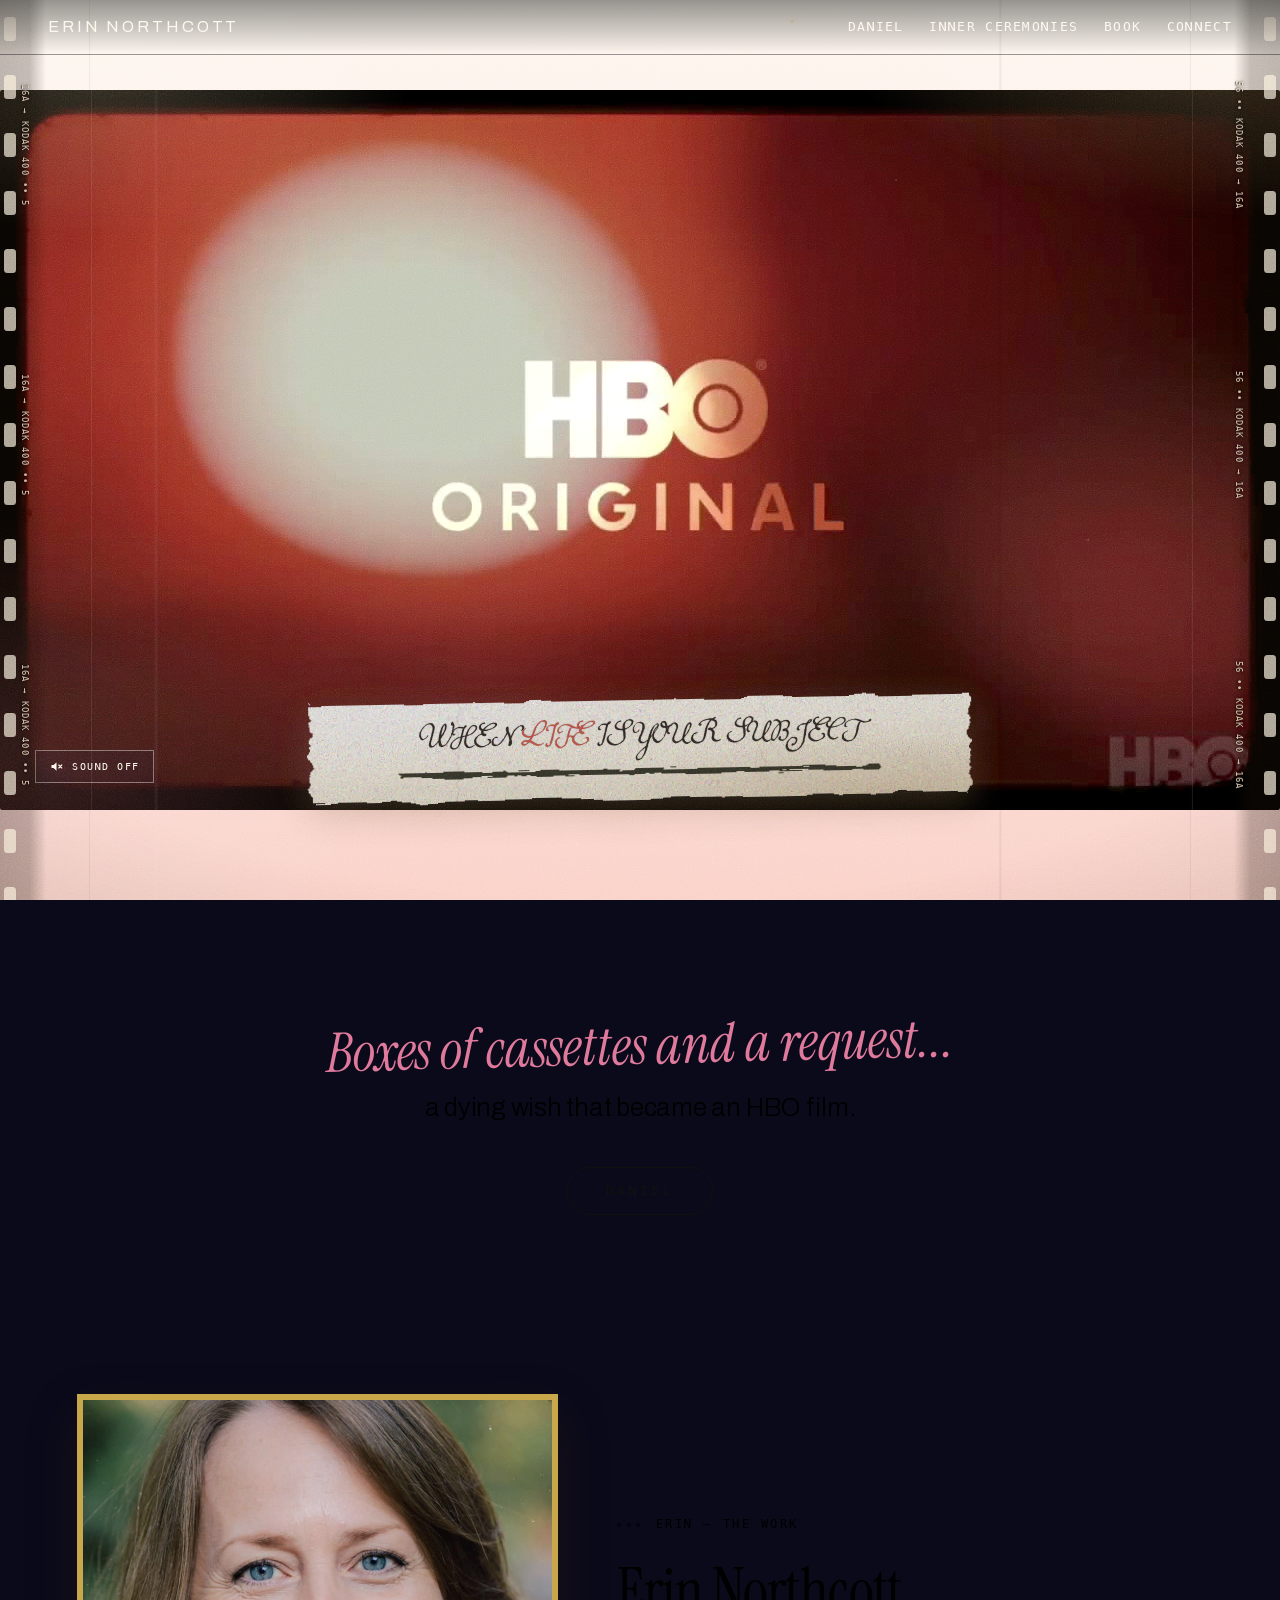
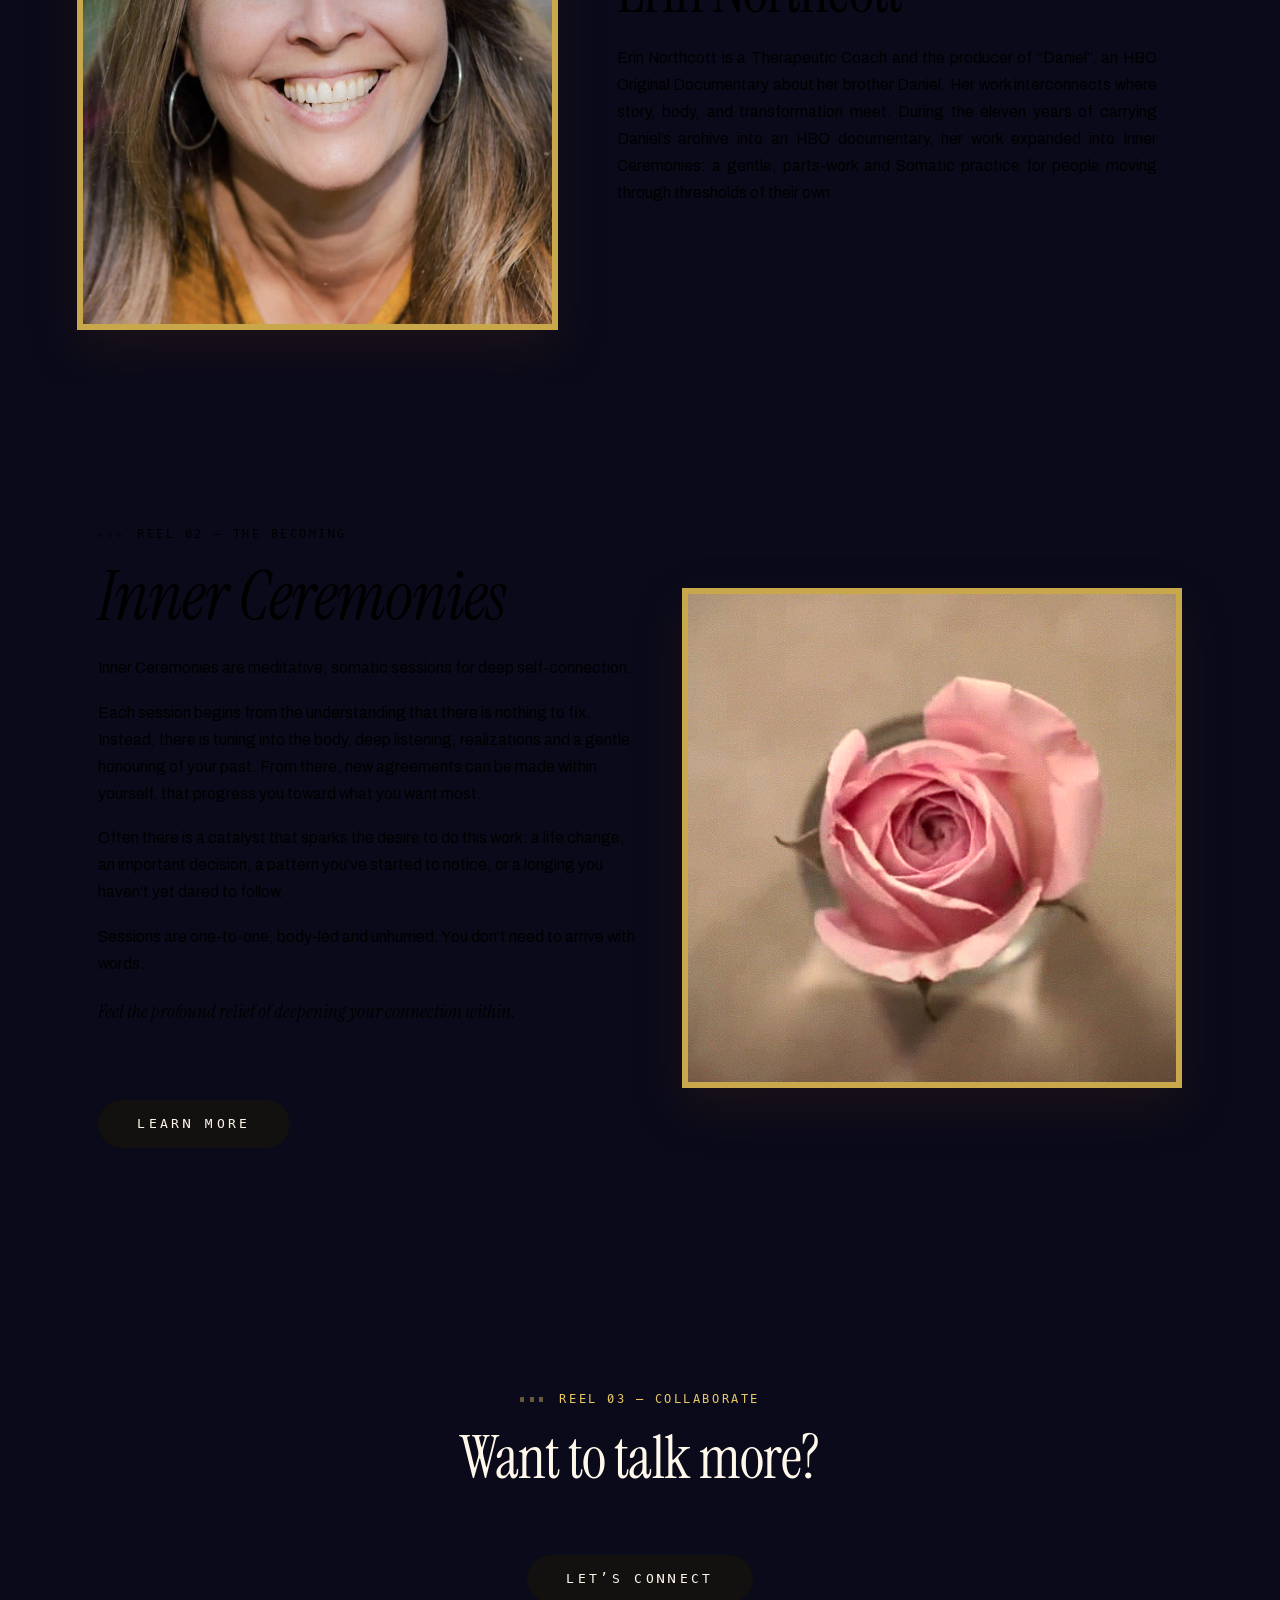
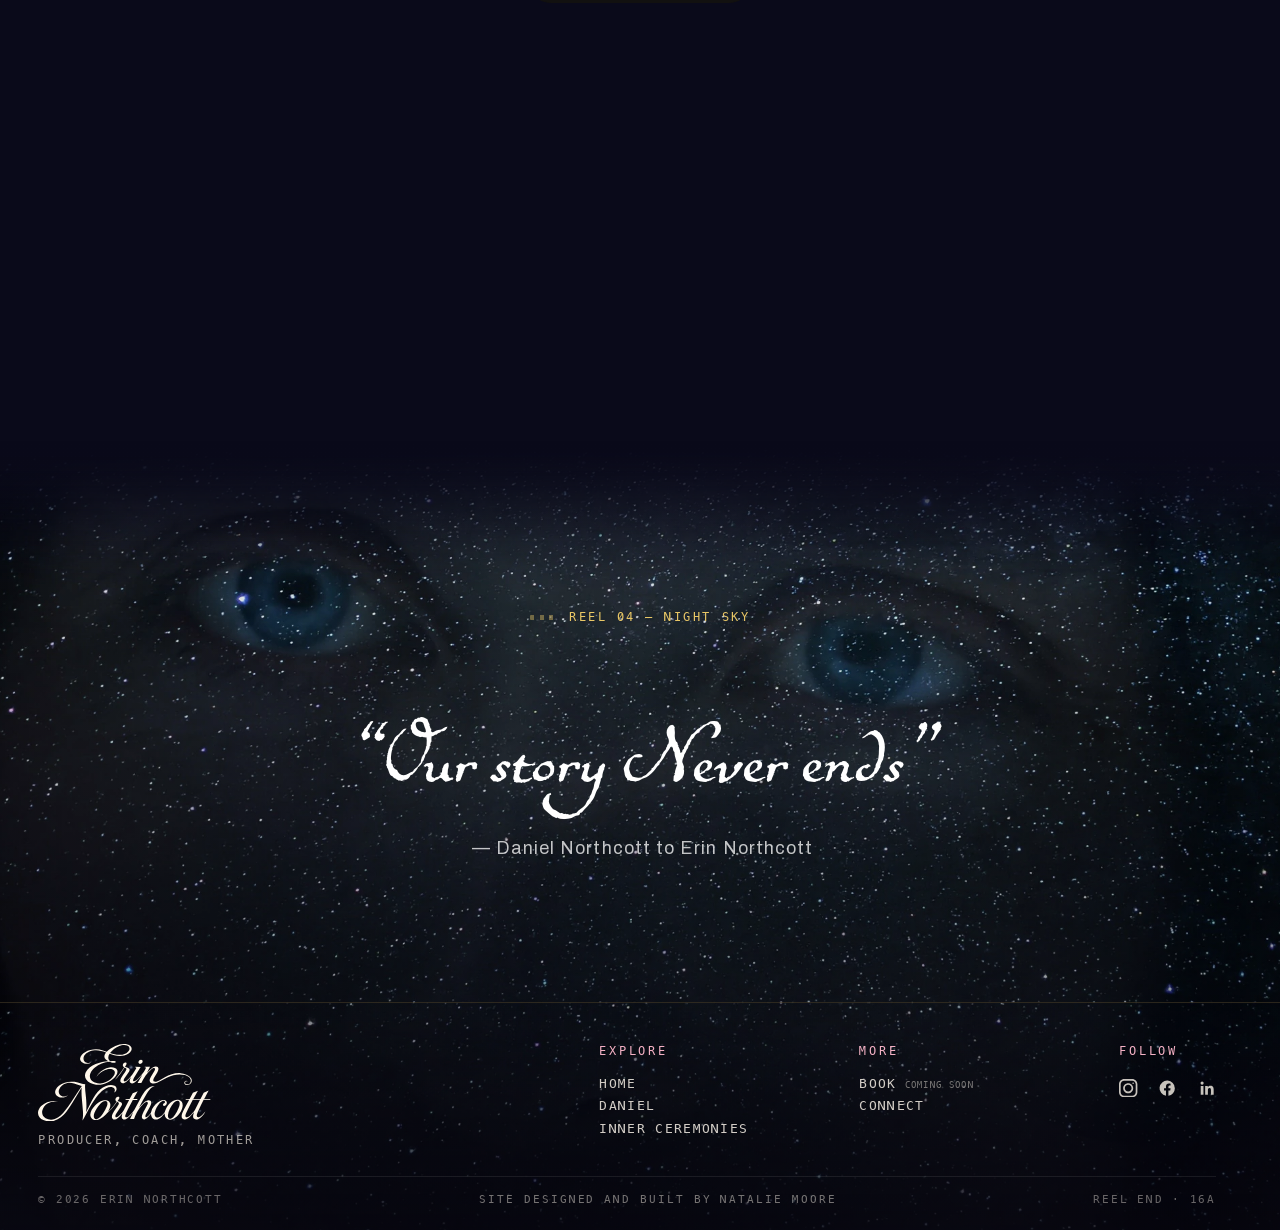
<file: index.html>
<!DOCTYPE html>
<html lang="en">
<head>
  <meta charset="UTF-8" />
  <meta name="viewport" content="width=device-width, initial-scale=1.0" />
  <!-- FAVICON (2026-10-28, hers): "a pink circle". Root-absolute, so the one
       block is identical on every page whatever its depth. SVG first for the
       browsers that take it, the 32px PNG for the ones that do not. -->
  <link rel="icon" href="/favicon.svg?v=414" type="image/svg+xml" />
  <link rel="icon" href="/favicon-32.png?v=414" sizes="32x32" type="image/png" />
  <link rel="apple-touch-icon" href="/apple-touch-icon.png?v=414" />
  <title>Erin Northcott &mdash; HBO Producer &amp; Somatic Coach, Vancouver Island</title>
  <meta name="description" content="Erin Northcott produced Daniel, an HBO Original documentary, and guides private online somatic sessions called Inner Ceremonies from Vancouver Island." />
  <link rel="preconnect" href="https://fonts.googleapis.com" />
  <link rel="preconnect" href="https://fonts.gstatic.com" crossorigin />
  <link href="https://fonts.googleapis.com/css2?family=Fraunces:ital,opsz,wght@0,9..144,400;0,9..144,500;0,9..144,600;1,9..144,300;1,9..144,400;1,9..144,500&family=JetBrains+Mono:wght@300;400;500&family=Caveat:wght@500;600;700&family=Karla:wght@300..700&family=Permanent+Marker&family=Instrument+Serif:ital@0;1&display=swap" rel="stylesheet" />
  <link rel="stylesheet" href="style.css?v=426" />
  <link rel="canonical" href="https://erinnorthcott.com/" />
  <meta property="og:type" content="website" />
  <meta property="og:site_name" content="Erin Northcott" />
  <meta property="og:title" content="Erin Northcott &mdash; HBO Producer &amp; Somatic Coach, Vancouver Island" />
  <meta property="og:description" content="Erin Northcott produced Daniel, an HBO Original documentary, and guides private online somatic sessions called Inner Ceremonies from Vancouver Island." />
  <meta property="og:url" content="https://erinnorthcott.com/" />
  <meta property="og:image" content="https://erinnorthcott.com/og/erin-rose-face.jpg" />
  <meta property="og:image:width" content="1200" />
  <meta property="og:image:height" content="630" />
  <meta name="twitter:card" content="summary_large_image" />
  <meta name="twitter:title" content="Erin Northcott &mdash; HBO Producer &amp; Somatic Coach, Vancouver Island" />
  <meta name="twitter:description" content="Erin Northcott produced Daniel, an HBO Original documentary, and guides private online somatic sessions called Inner Ceremonies from Vancouver Island." />
  <meta name="twitter:image" content="https://erinnorthcott.com/og/erin-rose-face.jpg" />
  <script type="application/ld+json">
{
  "@context": "https://schema.org",
  "@graph": [
    {
      "@type": "Person",
      "@id": "https://erinnorthcott.com/#erin",
      "name": "Erin Northcott",
      "jobTitle": [
        "Documentary Producer",
        "Somatic Coach",
        "Hypnotherapist"
      ],
      "url": "https://erinnorthcott.com/",
      "image": "https://erinnorthcott.com/og/erin-rose-face.jpg",
      "homeLocation": {
        "@type": "Place",
        "name": "Vancouver Island, British Columbia, Canada"
      },
      "knowsAbout": [
        "somatic coaching",
        "parts work",
        "inner child work",
        "hypnotherapy",
        "NLP",
        "breathwork",
        "documentary production"
      ],
      "sameAs": [
        "https://filmschoolradio.com/daniel-producer-erin-northcott/"
      ]
    },
    {
      "@type": "Movie",
      "name": "Daniel",
      "description": "HBO Original documentary built from the footage Daniel Northcott filmed across the world.",
      "producer": {
        "@id": "https://erinnorthcott.com/#erin"
      },
      "trailer": {
        "@type": "VideoObject",
        "name": "Daniel — trailer",
        "description": "Trailer for Daniel, an HBO Original documentary.",
        "thumbnailUrl": "https://erinnorthcott.com/og/doc-poster.jpg",
        "uploadDate": "2023-12-20",
        "embedUrl": "https://www.youtube-nocookie.com/embed/04iHR-eZIXY"
      }
    },
    {
      "@type": "WebSite",
      "name": "Erin Northcott",
      "url": "https://erinnorthcott.com/",
      "publisher": {
        "@id": "https://erinnorthcott.com/#erin"
      }
    }
  ]
}
  </script>
</head>
<body class="try-instrument">
  <!-- Arrival: a luminous veil that dissolves on load — you cross a threshold -->
  <div class="enter-veil" aria-hidden="true"></div>
  <!-- Layer 1: the sky (fixed, scroll-interpolated gradient) -->
  <div class="sky" aria-hidden="true"></div>
  <!-- Layer 2: the stars (fixed canvas, fades in near the night section) -->
  <canvas class="stars" aria-hidden="true"></canvas>
  <!-- Layer 2b: glowing horizon light-band (intensifies into the night) -->
  <div class="horizon" aria-hidden="true"></div>
  <!-- Ambient celestial dust across the whole site -->
  <canvas class="motes" aria-hidden="true"></canvas>
  <!-- The projector's lamp, following the pointer (cursor.js). Two layers:
       a warm bloom that reads on the bright sky, a cool one that reads on the
       dark. Each has to be its own element — a blend mode on a child would be
       trapped inside the parent's stacking context. -->
  <div class="lamp lamp--warm" aria-hidden="true"></div>
  <div class="lamp lamp--cool" aria-hidden="true"></div>
  <!-- Portal edge vignette -->
  <div class="vignette" aria-hidden="true"></div>
  <!-- Warm light leaks drifting at the edges -->
  <div class="leaks" aria-hidden="true"></div>
  <!-- Dust specks & hairline scratches on the negative -->
  <div class="dust" aria-hidden="true"></div>
  <!-- Faint vertical frame lines, as if the frame were projected onto the page -->
  <div class="framelines" aria-hidden="true"></div>
  <!-- Film grain over everything -->
  <div class="grain" aria-hidden="true"></div>
  <!-- The projector's own unsteady lamp -->
  <div class="flicker" aria-hidden="true"></div>

  <!-- Torn-paper filters: turbulence chews the straight edges into fibres -->
  <svg class="svg-defs" width="0" height="0" aria-hidden="true" focusable="false">
    <filter id="torn-edge" x="-8%" y="-30%" width="116%" height="160%">
      <feTurbulence type="fractalNoise" baseFrequency="0.014 0.09" numOctaves="4" seed="11" result="n" />
      <feDisplacementMap in="SourceGraphic" in2="n" scale="11" xChannelSelector="R" yChannelSelector="G" />
    </filter>
    <filter id="torn-rule" x="-4%" y="-220%" width="108%" height="540%">
      <feTurbulence type="fractalNoise" baseFrequency="0.03 0.4" numOctaves="3" seed="4" result="n" />
      <feDisplacementMap in="SourceGraphic" in2="n" scale="7" xChannelSelector="R" yChannelSelector="G" />
    </filter>
  </svg>

  <!-- Film-edge markings. The printing is ON the film, so it travels with
       the perforations: ten identical blocks, shifted by exactly one block
       per cycle, which makes the loop seamless. -->
  <div class="filmedge filmedge--l" aria-hidden="true">
    <div class="filmedge__print">
      <span class="filmedge__mark">16A &#8594; KODAK 400 &#8226;&#8226; 5</span>
      <span class="filmedge__mark">16A &#8594; KODAK 400 &#8226;&#8226; 5</span>
      <span class="filmedge__mark">16A &#8594; KODAK 400 &#8226;&#8226; 5</span>
      <span class="filmedge__mark">16A &#8594; KODAK 400 &#8226;&#8226; 5</span>
      <span class="filmedge__mark">16A &#8594; KODAK 400 &#8226;&#8226; 5</span>
      <span class="filmedge__mark">16A &#8594; KODAK 400 &#8226;&#8226; 5</span>
      <span class="filmedge__mark">16A &#8594; KODAK 400 &#8226;&#8226; 5</span>
      <span class="filmedge__mark">16A &#8594; KODAK 400 &#8226;&#8226; 5</span>
      <span class="filmedge__mark">16A &#8594; KODAK 400 &#8226;&#8226; 5</span>
      <span class="filmedge__mark">16A &#8594; KODAK 400 &#8226;&#8226; 5</span>
    </div>
  </div>
  <div class="filmedge filmedge--r" aria-hidden="true">
    <div class="filmedge__print">
      <span class="filmedge__mark">56 &#8226;&#8226; KODAK 400 &#8594; 16A</span>
      <span class="filmedge__mark">56 &#8226;&#8226; KODAK 400 &#8594; 16A</span>
      <span class="filmedge__mark">56 &#8226;&#8226; KODAK 400 &#8594; 16A</span>
      <span class="filmedge__mark">56 &#8226;&#8226; KODAK 400 &#8594; 16A</span>
      <span class="filmedge__mark">56 &#8226;&#8226; KODAK 400 &#8594; 16A</span>
      <span class="filmedge__mark">56 &#8226;&#8226; KODAK 400 &#8594; 16A</span>
      <span class="filmedge__mark">56 &#8226;&#8226; KODAK 400 &#8594; 16A</span>
      <span class="filmedge__mark">56 &#8226;&#8226; KODAK 400 &#8594; 16A</span>
      <span class="filmedge__mark">56 &#8226;&#8226; KODAK 400 &#8594; 16A</span>
      <span class="filmedge__mark">56 &#8226;&#8226; KODAK 400 &#8594; 16A</span>
    </div>
  </div>

  <!-- Navigation -->
  <header class="nav">
    <a class="nav__name" href="#sunrise">Erin Northcott</a>
    <nav class="nav__links" aria-label="Sections">
      <!-- Inner pages are built next; links are non-clickable stubs for now -->
      <a class="nav__link" href="daniel/">Daniel</a>
      <a class="nav__link" href="inner-ceremonies/">Inner Ceremonies</a>
      <a class="nav__link" href="book/">Book</a>
      <a class="nav__link" href="connect/">Connect</a>
    </nav>
  </header>

  <main class="page">

    <!-- SUNRISE — you land inside the film: Daniel's own footage, first frame -->
    <section class="section section--hero" id="sunrise">
      <div class="hero">
        <figure class="filmframe reveal">
          <a class="filmframe__link" data-trailer href="https://www.youtube.com/watch?v=04iHR-eZIXY" target="_blank" rel="noopener" aria-haspopup="dialog" aria-label="Watch the trailer for Daniel — an HBO Original documentary">
            <div class="filmframe__img">
              <!-- data-has-audio flips to "true" the moment the clip carries sound -->
              <video class="filmframe__vid" data-src="videos/daniel.mp4?v=414" data-has-audio="true" poster="images/daniel.jpg?v=414" loop muted playsinline preload="none" aria-hidden="true"></video>
            </div>
            <!-- Key-art label: the film's own line, brushed onto torn tape -->
            <span class="keyart">
              <span class="keyart__paper" aria-hidden="true"></span>
              <span class="keyart__line">When <em>life</em> is your subject</span>
              <span class="keyart__rule" aria-hidden="true"></span>
            </span>
          </a>

          <!-- sound is off until the viewer asks for it; sound.js only reveals
               this once the clip is known to carry an audio track -->
          <button class="filmframe__sound" type="button" aria-pressed="false" hidden>
            <svg class="filmframe__sound-icon" viewBox="0 0 24 24" aria-hidden="true" focusable="false">
              <path class="spk" d="M4 9.5h3.4L12 5.4v13.2L7.4 14.5H4z" />
              <path class="wave" d="M15.4 9.1a4 4 0 0 1 0 5.8" />
              <path class="wave wave--far" d="M17.8 6.6a7.4 7.4 0 0 1 0 10.8" />
              <path class="cross" d="M15.6 9.6l4.8 4.8M20.4 9.6l-4.8 4.8" />
            </svg>
            <span class="filmframe__sound-label">Sound off</span>
          </button>

          <figcaption class="filmframe__cap filmframe__cap--under">
            <span>Daniel &amp; The Film</span>
            <span>HBO Original</span>
          </figcaption>
        </figure>

      </div>
    </section>

    <!-- HOOK — archival threshold into the story -->
    <section class="section section--hook" id="hook">
      <div class="hook reveal">
        <!-- "and", not "&", and three periods rather than &hellip;: Baxter Clean has
             neither an ampersand nor an ellipsis, and both were falling back to Caveat
             mid-line. Set this way the whole line is one face. -->
        <p class="hook__hand">Boxes of cassettes and a request...</p>
        <p class="hook__line">a dying wish that became an <span class="hook__hbo">HBO&nbsp;film</span>.</p>
        <p class="film__cta"><a class="btn-enter" data-trailer href="https://www.youtube.com/watch?v=04iHR-eZIXY" target="_blank" rel="noopener" aria-haspopup="dialog">Daniel</a></p>
      </div>
    </section>



    <!-- ERIN — the quiet bridge: what carrying the archive turned into -->
    <section class="section section--erin" id="erin">
      <div class="erin__grid">

        <figure class="erin__photo reveal">
          <div class="erin__plate">
            <img src="images/erin-rose-face.jpg?v=414" alt="Erin Northcott" loading="lazy" decoding="async" width="1228" height="1042" />
          </div>
        </figure>

        <div class="erin__text reveal">
          <p class="eyebrow">Erin &mdash; The Work</p>
          <h1 class="section__title erin__title">Erin Northcott</h1>
          <p class="lede">Erin Northcott is a Therapeutic Coach and the producer of &ldquo;Daniel&rdquo;, an HBO Original Documentary about her brother Daniel. Her work interconnects where story, body, and transformation meet. During the eleven years of carrying Daniel&rsquo;s archive into an HBO documentary, her work expanded into Inner Ceremonies: a gentle, parts-work and Somatic practice for people moving through thresholds of their own.</p>
        </div>

      </div>
    </section>

    <!-- SUNSET — The Becoming -->
    <section class="section section--sunset" id="sunset">
      <!-- a light fall of petals through this reel only -->
      <canvas class="petals petals--back" aria-hidden="true"></canvas>
      <div class="becoming__grid">
        <div class="becoming__text reveal">
          <p class="eyebrow eyebrow--light">Reel 02 &mdash; The Becoming</p>
          <h2 class="section__title section__title--light">Inner Ceremonies</h2>
          <p class="lede lede--light">Inner Ceremonies are meditative, somatic sessions for deep self-connection.</p>
          <p class="lede lede--light">Each session begins from the understanding that there is nothing to fix. Instead, there is tuning into the body, deep listening, realizations and a gentle honouring of your past. From there, new agreements can be made within yourself, that progress you toward what you want most.</p>
          <p class="lede lede--light">Often there is a catalyst that sparks the desire to do this work: a life change, an important decision, a pattern you&rsquo;ve started to notice, or a longing you haven&rsquo;t yet dared to follow.</p>
          <p class="lede lede--light">Sessions are one-to-one, body-led and unhurried. You don&rsquo;t need to arrive with words.</p>
          <p class="becoming__line">Feel the profound relief of deepening your connection within.</p>
          <p class="ceremony__cta"><a class="btn-enter" href="inner-ceremonies/">Learn more</a></p>
        </div>
        <figure class="becoming__media reveal">
          <div class="becoming__film">
            <video data-src="videos/rose-unfurling.mp4" poster="images/rose-poster.jpg" loop muted playsinline preload="none" aria-hidden="true"></video>
            <span class="becoming__grain8" aria-hidden="true"></span>
            <span class="becoming__vignette" aria-hidden="true"></span>
          </div>
        </figure>
      </div>
      <canvas class="petals petals--front" aria-hidden="true"></canvas>
    </section>

    <!-- COLLABORATE — the invitation, before the night closes in -->
    <section class="section section--collab" id="collaborate">
      <div class="measure reveal collab__inner">
        <p class="eyebrow eyebrow--light">Reel 03 &mdash; Collaborate</p>
        <h2 class="section__title section__title--light">Want to talk more?</h2>
        <!-- TODO: point at the Collaborate page / contact form once it's built -->
        <a class="btn-enter" href="connect/">Let&rsquo;s connect</a>
      </div>
    </section>

    <!-- NIGHT SKY — the stars arrive -->
    <section class="section section--night" id="night">
      <div class="measure reveal night__inner">
        <p class="eyebrow eyebrow--light">Reel 04 &mdash; Night Sky</p>
      </div>

      <!-- CLOSING — Daniel's own words, the last thing you read.
           letters.js retypes this from textContent, so markup inside the
           blockquote would be flattened; the line carries its own emphasis. -->
      <figure class="pullquote pullquote--close reveal">
        <span class="ripple" aria-hidden="true"><i></i><i></i><i></i></span>
        <blockquote>&ldquo;Our story Never ends&rdquo;</blockquote>
        <figcaption class="pullquote__hand">&mdash; Daniel Northcott to Erin Northcott</figcaption>
      </figure>
    </section>

  </main>

  <footer class="footer" id="footer">
    <div class="footer__inner">

      <!-- left: who she is, and where to find her -->
      <div class="footer__brand reveal">
        <p class="footer__name" role="img" aria-label="Erin Northcott"><svg class="footer__wordmark" viewBox="0 0 975.23 436.46" aria-hidden="true" focusable="false"><path d="M524.53,400.37c-9.39,10.56-32.07,33.88-46.68,22.31-9.26-7.33-3.78-22.64-.74-32.42l-14.91,16.92c-6.58,7.46-18.36,17.51-28.53,19-9.23,1.35-16.46-5.19-16.71-14.42-.17-6.14,1.52-11.98,4.34-17.66,9.98-20.06,23.58-35.04,33.65-52.89,1.75-3.11,2.22-7.25-.04-10.06-2.04-2.52-5.03-4.06-8.25-4.92-10.02,14.66-20.61,27.83-32.17,40.92-7.37,8.34-15.99,14.4-23.79,22.1-10.4,10.26-19.52,21.26-32.39,28.93-6.1,3.63-11.98,7.05-18.83,9.23-9.76,3.1-20.06,2.89-29.2-1.95-10.09-5.35-15.57-15.97-15.14-27.34.7-18.7,12.91-37.04,25.49-50.19,12.71-13.29,28.26-23.28,45.94-28.43,7.95-2.32,15.83-2.8,23.58-.66,10.83,2.99,17.73,11.81,18.33,23.06.78,14.7-6.43,27.94-13.39,40.59,5.55-4.6,10.38-9.33,15.32-14.74,12.45-13.64,23.7-28.02,33.73-43.54-3.81-2.64-6.92-5.75-7.18-10.24-.49-8.54,6.33-16.16,14.81-16.8,2.53-.19,5.09.86,6.34,2.46,4.88,6.28-4.54,15.94-8.56,22.64l17.69,6.39c6.64,2.4,8.78,9.69,5.83,15.64-1.98,4-4.01,7.63-6.48,11.37l-23.47,35.64c-3.14,4.77-9.09,15.75-5.47,20.79,1.01,1.41,3.75,2.15,5.8,1.75,11.1-2.14,26.62-20.74,33.97-29.36,3.23-3.79,5.13-7.57,7.46-12.07l29.42-56.77-21.64-.36,3.03-4.46,21.29-.02,17.83-32.71,14.27-5.93c4.59-1.91,8.79-4.01,13.67-5.8l-25,44.34,24.56.21-3.07,4.47-24.2.14-28.25,53.96c-5.36,10.24-9.59,20.32-13.39,31.1-1.33,3.77-2.04,8.94.89,11.78,11.41,11.06,45.9-34.47,48.99-40.2l42.42-78.77c8.86-16.45,20.72-33.6,36.06-44.3,10.78-7.52,22.94-12.72,36.61-12.56-11.7,4.64-21.32,11.65-29.05,21.36-5.55,6.98-10.41,13.91-15.06,21.7-15.77,26.41-30.6,52.89-44.51,80.75,9.45-11.39,18.23-22.55,29.62-31.81,8.9-7.24,24.99-16.21,35.11-7.6,9.91,8.42,2.31,23.85-2.78,33.31l-22.29,41.43c-1.87,3.48-5.66,13.62-2.34,16.62,7.58,6.84,28.01-18.42,30.21-23.87,2.85-7.03,3.29-14.36,6.72-21.28,9.91-19.98,25.35-36.57,45.71-46.08,11.56-5.4,30.48-8.44,36.32,5.2,2.46,5.73,1.09,11.8-2.57,16.51-2.94,3.79-6.85,6.79-11.91,6.53-2.26-.11-4.77-1.55-5.72-3.3-.99-1.82-.78-4.54.43-6.59,3.12-5.29,9.44-4.55,10.82-10.42.54-2.28-.19-5.05-2.25-6.4-9.01-5.93-23.67,5.43-29.83,12.57-11.95,13.87-20.89,30.23-25.42,47.97-1.96,7.66-2.34,15.16.28,22.3,2.76,7.49,9.95,11.44,17.82,9.61,13.9-3.24,31.13-19.11,37.42-30.47,4.77-12.2,8.13-23.83,16.13-34.59,9.69-13.02,21.08-24.49,36.36-30.9,7.75-3.25,15.68-5.16,23.93-4.16,11.78,1.43,20.95,9.01,23.94,20.57,2.1,8.12,1.45,16.44-.9,24.72-7.34,25.85-26.93,52.23-52.04,63.25-16.36,7.18-36.27,4.46-44.38-13.25-2.83-6.18-3.25-12.63-3.12-19.68-11.57,14.64-29.9,36.03-49.6,35.96-9.65-.03-18.03-5.45-22.73-13.64-3.42-5.95-4.41-12.23-4.93-19.41l-4.91,6.18c-8.07,10.15-27.27,33.99-41.46,23.25-8.08-6.12-5.28-18.39-1.75-26.72,8.94-21.07,19.37-35.97,28.74-55.97,1.47-3.15,2.5-7.4,1.07-10.43-1.68-3.57-6.12-3.66-9.48-2.49-5.77,2-10.36,5.62-14.98,9.88-16.65,15.38-29.62,33.99-39.48,54.41-5.19,10.75-9.86,20.85-13.44,32.36l-22.5-.02,17.18-37.52c-4.77,4.83-8.12,9.33-12.24,13.96ZM749.6,421.37c5.25-1.49,9.44-4.47,13.03-8.1,15.21-15.37,28.14-41.25,34.62-61.75,2.6-8.23,5.33-24.67-3.1-29.66-9.71-5.74-22.14,3.79-28.84,11.41-15.65,17.79-29.66,45.03-31.96,68.97-.4,4.15.38,8.85,2.01,12.57,2.43,5.57,8.14,8.29,14.23,6.56ZM366.64,392.49c9.27-13.27,17.19-27.03,22.64-42.26,2.25-6.28,3.21-12.61,2.33-19.09-.7-5.15-5.09-8.59-10.29-8.81-11.67-.49-23.93,9.41-31.65,17.54-13.67,14.41-24.46,31.21-31.53,49.78-2.9,7.61-4.22,15.31-2.99,23.05s7.97,13.1,16,11.52c14.42-2.83,27.27-19.99,35.49-31.75Z"/><path d="M193.42,333.25c-10.85,17.9-21.69,34.55-34.27,50.88-17.17,22.28-40.46,40.42-67.77,48.47-20.25,5.96-41.8,5.14-61.15-3.17-21.86-9.39-35.75-29.93-28.11-53.58,3.64-11.25,10.5-20.75,19.54-28.71,17.85-15.73,40.72-24.85,64.64-25.84,10.4-.43,20.62,1.17,29.58,5.89-21.64-5.29-43.21-2.22-61.97,9.2-14.78,8.99-25.41,22.8-29.52,39.63-4.21,17.25,2.92,34.59,18.53,43.47,15.7,8.93,34.94,10.56,51.97,4.12,24.56-9.29,43.56-29.43,59.21-49.74,11.88-15.43,23.14-30.66,33.84-46.98l32.03-48.87,27.25-41.51c-6.56-1-12.15-2.22-18.03-4.41-23.12-8.6-42.93-16.72-68.07-10.8-18.69,4.41-34.72,17.06-41.8,34.91-4.13,10.4-3.11,21.67,4.01,30.12s17.65,11.3,28.1,9.4c6.43-1.17,11.67-4.23,17.75-6.96-15.31,16.9-46.21,18.64-62.81,3.45-9.93-9.09-12.57-22.54-6.69-34.66,4.22-8.69,10.38-15.75,18.12-21.69,25.13-19.26,56.6-26.81,87.99-22.16,12.96,1.92,24.83,5.28,37.26,9.08,7.71,2.35,15.17,4.11,23.36,4.73-2.44,17.71.59,39.42,2.65,57.85,3.95,35.19,6.02,63.39,2.41,99.57,3.86-6.66,6.77-13.44,10.25-20.4l20.62-41.31c6.4-12.82,13.66-24.49,21.78-36.23,15.02-21.71,35.14-40.11,59.92-49.83,15.42-6.05,33.26-8.78,48.4-1.02,9.77,5.01,13.85,15.86,9.03,25.92-2.37,4.96-6.21,9.7-11.3,12.11,4.49-8.29,5.38-17.14-.58-23.92-4.25-4.84-10.6-7.2-17.05-7.62-34.2-2.25-70.29,39.63-88.72,64.87-13.34,18.27-24.85,37.05-35.49,56.99l-28.55,53.52c-2.71,5.08-5.29,9.58-8.94,14.26,1.13-8.55,2.56-15.8,2.95-23.87.51-10.49.55-20.57-.37-31.2l-6.05-69.67c-1.8-20.7-2.35-40.37-1.08-61.59l-22.99,37.97-29.88,49.33Z"/><path d="M402.81,132.87c15.22-2.7,38.42-.86,44.49,15.53,6.03,16.28-9.65,35.35-20.89,45.78-10.16,9.43-21.37,16.87-33.87,22.96-20.41,9.94-42.2,14.47-64.85,12.42-21.57-1.96-44.74-11.42-56.48-30.4-7.86-12.71-7.89-27.73-.93-40.91,21.71-41.1,82.74-58.33,126.2-60.97-5.75-3.43-10.78-6.27-15.01-10.76-11.51-12.19-7.19-26.43,2.58-38.4-24.05-9.1-48.45-15.59-74.03-11.19-20.79,3.58-46.59,16.07-52.47,37.98-3.75,13.99,3.88,26.81,17.38,31.46,8.54,2.94,16.68,1.11,25.81-1.4-16.62,11.16-39.52,8.83-54.39-3.97-6.19-5.33-9.55-12.96-8.61-20.92,1.75-14.83,15.44-27.35,27.92-34.19,30.19-16.54,67.69-20.96,100.5-9.36l21.4,7.57c14.17-13.91,30.61-24.73,48.94-32.65,21.54-9.29,45.56-15.15,68.62-8.72,6.03,1.68,11.54,4.52,16.11,8.61,7.81,6.97,9.55,17.4,4.61,26.62-3.81,7.12-9.52,12.5-16.48,16.87-23.06,14.46-52.6,14.43-78.58,8.48-9.19-2.1-17.64-5.03-26.8-7.95-9.25,13.62-11.23,30.42,2.8,41.48l13.05-1.05c5.66-.46,11.31.35,16.47,2.2,1.75.62,3.66,3.18,2.11,4.74-6.68,6.74-26.79,1.28-34.8-2.54-27.65,1.69-61.16,14.78-82.37,32.09-11.41,9.31-20.63,20.33-25.86,33.99-6.29,16.42-1.76,34.06,12.51,44.65,12.56,9.32,28.12,13.1,44.25,11.84,54.85-4.28,98-55.24,75.68-75.05-12.21-10.83-34.7-6.38-48.78-.75-19.55,7.81-36.16,20.47-48.6,37.54,2.19-6.77,6.58-11.68,10.97-17.21,16.15-17.89,37.48-30.15,61.39-34.38ZM458.75,61.32c20.39.62,46.09-7.89,55.6-26.43,4.7-9.16,1.27-19.61-7.93-24.53-15.28-8.16-35.11-4.07-50.65,2.69-19.36,8.43-36.03,21.36-49.22,38.32,17.11,5.69,33.86,10.11,52.2,9.94Z"/><path d="M844.4,231.98c-6.49.38-12.55-2.07-16.21-6.78-2.97-3.82-3.04-8.69-.53-12.58,2.26-3.5,6.87-5.57,11.35-4.27,2.43.7,4.69,2.46,4.32,5.27-2.3-2.78-5.24-3.84-8.33-2.73-2.88,1.03-5.05,3.91-4.82,7.41.36,5.37,4.81,8.31,9.9,9.28,6.12,1.17,12.11-1.2,16.37-5.23,4.68-4.42,6.62-10.51,6.03-17.2-1.5-16.93-20.33-26.38-35.18-30.12-33.33-8.41-66.72.13-97.36,14.07-13.23,6.02-25.37,12.92-38.13,19.87-13.81,7.52-34.58,18.05-49.91,12.63-9.14-3.23-13.5-11.67-11.33-21.01,1.34-5.73,3.57-11.14,6.75-16.25l19.46-31.24c2.43-3.9,5.84-11.66,2.57-15.32-4.3-4.81-14.73.93-19.34,4.61-24.39,19.47-43.12,50.25-56.96,78l-21.07-.07,27.56-48.38-17.66,20.16c-7.16,8.18-14.29,16.05-22.77,22.79-7.73,6.14-19.62,11.36-27.52,3.76-8.88-8.54-.86-23,3.59-32.52-8.33,9.47-16.29,19.05-26.26,26.94-8.1,6.4-21.52,12.72-30.08,4.8-7.98-7.38-2.92-20.43,2.07-28.75,6.19-10.33,13.04-19.82,19.95-29.67,3.6-5.13,10.93-15.17,7.23-20.71-2.15-3.21-5.39-4.78-9.19-6.23l-13.42,20.02c-8.3,12.37-16.92,24.03-26.66,35.27-4.52,5.22-8.85,10.19-14.8,14.18l21.43-26.39c11.51-14.17,21.12-29.33,30.9-44.65-4.65-2.66-7.7-6.17-7.71-11.19-.02-8.36,7.12-15.24,15.31-15.23,3.37,0,5.86,2.47,5.89,5.84.03,2.88-1.05,6.07-2.57,8.54l-6.26,10.19,14.92,4.62c3.7,1.15,7.78,3.56,9.53,7.06,2.21,4.43,1.12,9.68-1.25,13.79-8.39,14.48-17.86,25.16-27.04,40.85-2.04,3.49-5.21,10.95-2.18,14.12,7.87,8.25,28.44-14.6,33.58-20.46,4.82-5.5,9.61-10.74,13.9-16.69,7.96-11.03,14.44-22.5,21.35-34.22.67-1.14.69-4.08,0-5.08s-2.75-1.46-4.25-1.92l-1.66-.5c-.4-.12,1.14-1.63,1.66-1.62l29.81.13-35.77,58.76c-2.5,4.11-11.63,20.41-3.77,22.57,3.15.87,6.93-.48,9.64-2.37,6.43-4.48,12-9.4,17.37-15.2,10.54-11.38,20.67-22.59,30.06-35.01,4.59-6.07,7.48-12.95,11.12-19.67.62-1.15.62-4.12-.08-5.09-2.15-2.98-9.21-.92-4.63-4.18l29.06.06-17.48,33.28c12.43-13.34,30.21-34.41,49.02-35.93,4.5-.36,9.07,1.17,11.86,4.1,8.21,8.61,2.28,22.68-3.33,31.7l-17.24,27.76c-2.56,4.13-4.47,8.49-4.75,13.25-.26,4.34,2.18,8.16,6.44,9.1,9.08,2,21.87-3.94,29.92-8.4l29.32-16.27c26.38-14.64,57.91-25.66,88.37-23.11,20.63,1.73,48.68,10.33,59.56,29.16,4.58,7.93,5.25,17.22.64,25.58-3.7,6.72-11.09,12.18-20.32,12.72Z"/><path d="M881.09,383.82c-11.62,13.82-21.6,27.34-37.06,37.17-8.72,5.54-19.96,8.19-28.02,1.03-9.13-8.11-4.87-25.23-.26-35.24,5.13-11.16,10.56-21.64,16.35-32.52l20.68-38.84c-8.22-1.12-14.6.79-21.07-.83l3.96-4.42,20-.04,18.75-34.53,28.05-11.72-25.93,46.21,40.61.06,18.04-35.18,28.05-11.91-25.48,46.94,37.48.25-4.89,4.96-35.44.07c-11.45,22.51-22.47,44.42-32.38,67.4-3.02,7-9.69,22.47-4.23,28.41,2.48,2.7,6.74,2.87,10.19,1.69,14.27-4.89,26.45-20.49,36.23-31.6-3.73,11.5-17.31,25.69-26.21,33.35-9.82,8.46-25.65,17.37-36.86,7.94s-4.38-26.19-.56-38.64ZM881.72,378.43c2.82-3.54,5.36-6.64,6.79-11.01l26.05-52.15-40.92-.02-13.08,24.48c-8.74,16.82-17.21,33.26-24.83,50.59-2.46,5.61-6.72,17.59-1.38,21.87,13,10.42,40.25-24.81,47.39-33.76Z"/><path d="M578.87,111.91c-4.09.89-7.42-.16-9.66-2.67-2.12-2.37-3.03-5.74-1.98-9.16,1.95-6.32,7.64-10.95,14.38-10.81,5.93.13,10.04,5.39,8.75,11.19-1.21,5.47-5.7,10.18-11.49,11.44Z"/></svg></p>
        <p class="footer__bio">Producer, Coach, mother</p>

      </div>

      <!-- right: the pages -->
      <nav class="footer__col reveal" aria-label="Explore">
        <p class="footer__h">Explore</p>
        <a class="footer__link" href="./">Home</a>
        <a class="footer__link" href="daniel/">Daniel</a>
        <a class="footer__link" href="inner-ceremonies/">Inner Ceremonies</a>
      </nav>
      <nav class="footer__col reveal" aria-label="More">
        <p class="footer__h">More</p>
        <a class="footer__link" href="book/">Book<span class="footer__soon">Coming soon</span></a>
        <a class="footer__link" href="connect/">Connect</a>
      </nav>
      <div class="footer__col footer__col--follow reveal">
        <p class="footer__h">Follow</p>
        <div class="footer__socials">
            <a class="footer__social" href="https://www.instagram.com/northcotterin/" target="_blank" rel="noopener" aria-label="Erin Northcott on Instagram"><svg viewBox="0 0 462.86 462.83" aria-hidden="true"><path d="M332.6,462.68l-200.82.15C61.15,462.88,0,402.66,0,331.93v-201.15C0,60.56,60.57,0,130.79,0h201.17c70.23,0,130.78,60.59,130.81,130.77l.08,200.24c.03,70.02-59.56,131.62-130.26,131.67ZM329.82,420.78c47.6.11,90.6-40.09,90.57-87.87l-.11-204.05c-.02-45.85-41.55-86.54-87.25-86.51l-204.13.12c-46.51.03-86.67,42.13-86.7,88.17l-.11,200.48c-.03,46.52,39.85,89.08,86.83,89.19l200.9.47Z"/><path d="M357.8,231.37c0,69.82-56.6,126.42-126.42,126.42s-126.42-56.6-126.42-126.42,56.6-126.42,126.42-126.42,126.42,56.6,126.42,126.42ZM315.8,231.37c0-46.62-37.8-84.42-84.42-84.42s-84.42,37.79-84.42,84.42,37.8,84.42,84.42,84.42,84.42-37.79,84.42-84.42Z"/><circle cx="355.9" cy="106.84" r="19.11"/></svg></a>
            <a class="footer__social" href="https://www.facebook.com/DanielNorthcottDocumentary/" target="_blank" rel="noopener" aria-label="Daniel Northcott Documentary on Facebook"><svg viewBox="0 0 24 24" aria-hidden="true"><path d="M22 12a10 10 0 1 0-11.6 9.9v-7H7.9V12h2.5V9.8c0-2.5 1.5-3.9 3.8-3.9 1.1 0 2.2.2 2.2.2v2.4h-1.2c-1.2 0-1.6.8-1.6 1.6V12h2.8l-.4 2.9h-2.4v7A10 10 0 0 0 22 12Z"/></svg></a>
            <a class="footer__social" href="https://www.linkedin.com/in/erin-northcott-0565b77/" target="_blank" rel="noopener" aria-label="Erin Northcott on LinkedIn"><svg viewBox="0 0 24 24" aria-hidden="true"><path d="M20.447 20.452h-3.554v-5.569c0-1.328-.027-3.037-1.852-3.037-1.853 0-2.136 1.445-2.136 2.939v5.667H9.351V9h3.414v1.561h.046c.477-.9 1.637-1.85 3.37-1.85 3.601 0 4.267 2.37 4.267 5.455v6.286zM5.337 7.433a2.062 2.062 0 1 1 0-4.124 2.062 2.062 0 0 1 0 4.124zM7.119 20.452H3.554V9h3.565v11.452z"/></svg></a>
          </div>
      </div>

    </div>

    <div class="footer__base reveal">
      <span>&copy; 2026 Erin Northcott</span>
      <a class="footer__badge footer__credit" href="https://natalielisa.com" target="_blank" rel="noopener">Site designed and built by Natalie Moore</a>
      <span class="footer__code">Reel end &middot; 16A</span>
    </div>
  </footer>

  <!-- Daniel in the starfield — the page ends inside him, behind the closing
       quote and the footer alike -->
  <div class="endsky" aria-hidden="true">
    <!-- The fade at the top is the WebP's alpha channel, not CSS. The ramp is
         HERS, recovered from starskissingme2.2.jpg (2026-10-04) — see the
         .endsky note in style.css. The fallback stays the untouched .jpg: it
         carries no alpha, so on anything too old for WebP alpha this meets
         the night with a hard edge, as it always did. It is NOT 2.2.jpg,
         because 2.2's fade is flattened onto white and would show as a pale
         haze over the night instead of a fade. -->
    <picture>
      <source srcset="images/starskissingme2.2-fade.webp?v=414" type="image/webp" />
      <img src="images/starskissingme2.jpg?v=414" alt="" loading="lazy" decoding="async" />
    </picture>
  </div>

  <!-- The trailer plays here, not on YouTube. trailer.js fills the src on open
       and empties it on close, so the embed loads nothing until it is asked
       for and stops dead when dismissed. -->
  <dialog class="trailer" id="trailer" aria-label="Daniel — official trailer">
    <div class="trailer__frame">
      <div class="trailer__gate">
        <iframe class="trailer__vid" title="Daniel — official trailer"
                data-embed="https://www.youtube-nocookie.com/embed/04iHR-eZIXY?rel=0&amp;modestbranding=1&amp;playsinline=1&amp;autoplay=1"
                allow="accelerometer; autoplay; clipboard-write; encrypted-media; gyroscope; picture-in-picture; web-share"
                referrerpolicy="strict-origin-when-cross-origin"
                allowfullscreen></iframe>
      </div>
      <p class="trailer__cap">
        <span>Daniel &middot; Official trailer</span>
        <a class="trailer__out" href="https://www.crave.ca/en/special/daniel-55294" target="_blank" rel="noopener">Watch on Crave</a>
      </p>
    </div>
    <button class="trailer__close" type="button" autofocus aria-label="Close the trailer">
      <svg viewBox="0 0 24 24" aria-hidden="true" focusable="false"><path d="M6 6l12 12M18 6L6 18"/></svg>
    </button>
  </dialog>

  <script src="sky.js?v=414" defer></script>
  <script src="stars.js" defer></script>
  <script src="motes.js?v=414" defer></script>
  <script src="cursor.js?v=414" defer></script>
  <script src="letters.js?v=414" defer></script>
  <script src="sound.js?v=414" defer></script>
  <script src="petals.js?v=414" defer></script>
  <script src="reveal.js?v=414" defer></script>
  <script src="glint.js?v=414" defer></script>
  <script src="trailer.js?v=414" defer></script>
</body>
</html>
</file>
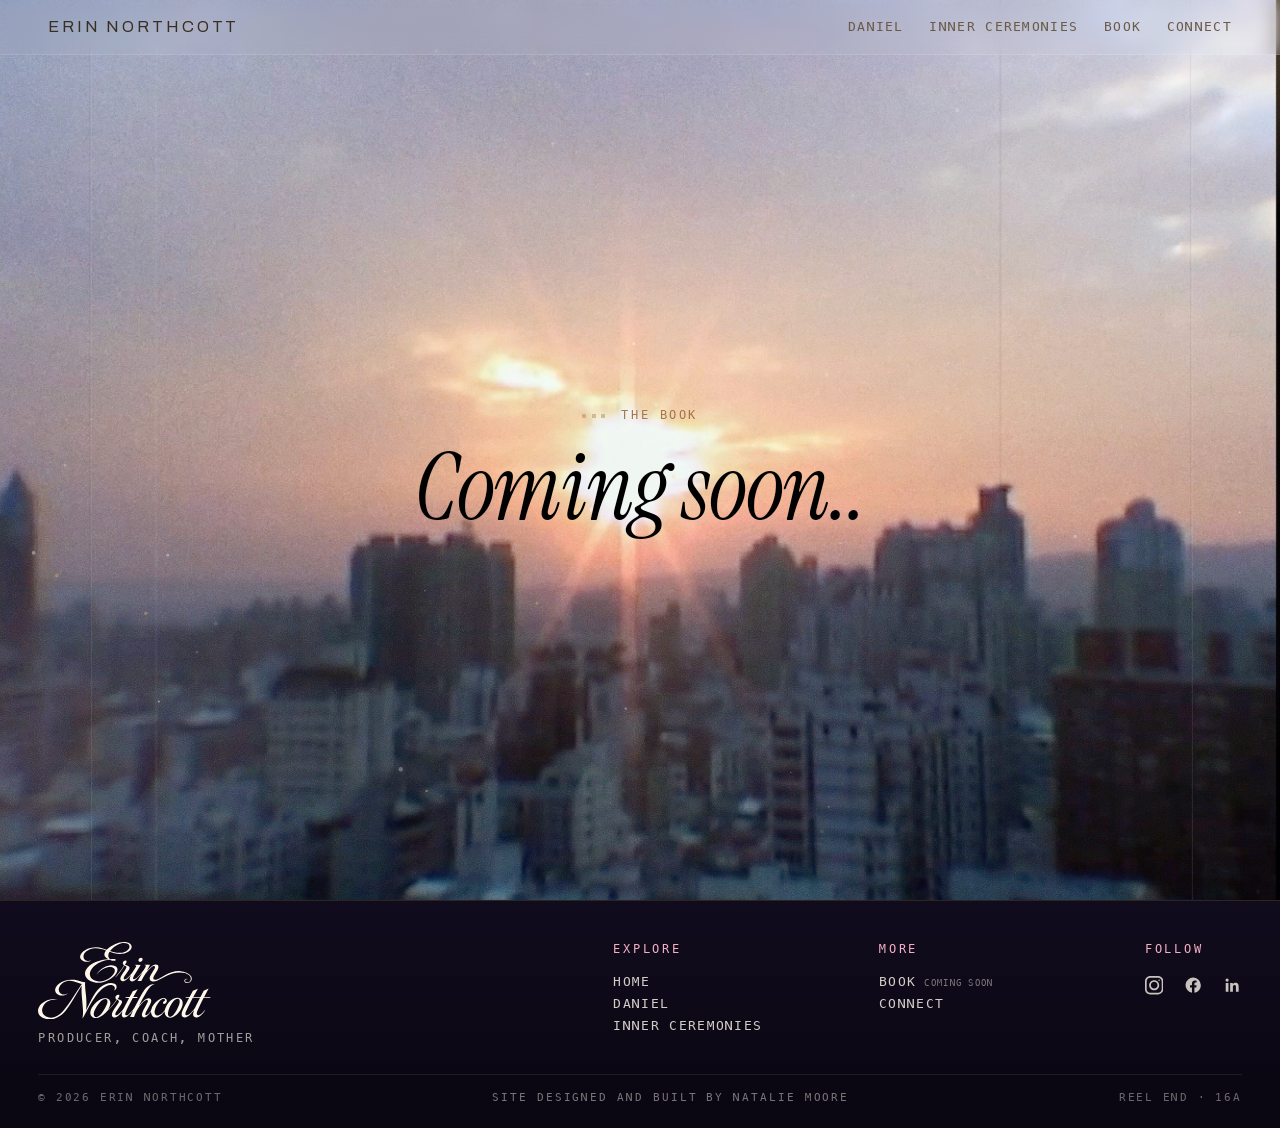
<file: book/index.html>
<!DOCTYPE html>
<html lang="en">
<head>
  <meta charset="UTF-8" />
  <meta name="viewport" content="width=device-width, initial-scale=1.0" />
  <!-- FAVICON (2026-10-28, hers): "a pink circle". Root-absolute, so the one
       block is identical on every page whatever its depth. SVG first for the
       browsers that take it, the 32px PNG for the ones that do not. -->
  <link rel="icon" href="/favicon.svg?v=414" type="image/svg+xml" />
  <link rel="icon" href="/favicon-32.png?v=414" sizes="32x32" type="image/png" />
  <link rel="apple-touch-icon" href="/apple-touch-icon.png?v=414" />
  <title>Book &mdash; Erin Northcott</title>
  <meta name="description" content="Erin Northcott's book is coming soon." />
  <link rel="preconnect" href="https://fonts.googleapis.com" />
  <link rel="preconnect" href="https://fonts.gstatic.com" crossorigin />
  <link href="https://fonts.googleapis.com/css2?family=Fraunces:ital,opsz,wght@0,9..144,400;0,9..144,500;0,9..144,600;1,9..144,300;1,9..144,400;1,9..144,500&family=JetBrains+Mono:wght@300;400;500&family=Caveat:wght@500;600;700&family=Karla:wght@300..700&family=Permanent+Marker&family=Instrument+Serif:ital@0;1&display=swap" rel="stylesheet" />
  <link rel="stylesheet" href="../style.css?v=426" />
  <link rel="canonical" href="https://erinnorthcott.com/book/" />
  <meta property="og:type" content="website" />
  <meta property="og:site_name" content="Erin Northcott" />
  <meta property="og:title" content="Book &mdash; Erin Northcott" />
  <meta property="og:description" content="Erin Northcott's book is coming soon." />
  <meta property="og:url" content="https://erinnorthcott.com/book/" />
  <meta property="og:image" content="https://erinnorthcott.com/og/erin-rose-face.jpg" />
  <meta property="og:image:width" content="1200" />
  <meta property="og:image:height" content="630" />
  <meta name="twitter:card" content="summary_large_image" />
  <meta name="twitter:title" content="Book &mdash; Erin Northcott" />
  <meta name="twitter:description" content="Erin Northcott's book is coming soon." />
  <meta name="twitter:image" content="https://erinnorthcott.com/og/erin-rose-face.jpg" />
</head>
<body class="try-instrument is-connect is-podcast">
  <!-- Arrival: a luminous veil that dissolves on load — you cross a threshold -->
  <div class="enter-veil" aria-hidden="true"></div>
  <!-- Layer 1: the sky (fixed, scroll-interpolated gradient) -->
  <div class="sky" aria-hidden="true"></div>
  <!-- Layer 2: the stars (fixed canvas, fades in near the night section) -->
  <canvas class="stars" aria-hidden="true"></canvas>
  <!-- Layer 2b: glowing horizon light-band (intensifies into the night) -->
  <div class="horizon" aria-hidden="true"></div>
  <!-- Ambient celestial dust across the whole site -->
  <canvas class="motes" aria-hidden="true"></canvas>
  <!-- The projector's lamp, following the pointer (cursor.js). Two layers:
       a warm bloom that reads on the bright sky, a cool one that reads on the
       dark. Each has to be its own element — a blend mode on a child would be
       trapped inside the parent's stacking context. -->
  <div class="lamp lamp--warm" aria-hidden="true"></div>
  <div class="lamp lamp--cool" aria-hidden="true"></div>
  <!-- Portal edge vignette -->
  <div class="vignette" aria-hidden="true"></div>
  <!-- Warm light leaks drifting at the edges -->
  <div class="leaks" aria-hidden="true"></div>
  <!-- Dust specks & hairline scratches on the negative -->
  <div class="dust" aria-hidden="true"></div>
  <!-- Faint vertical frame lines, as if the frame were projected onto the page -->
  <div class="framelines" aria-hidden="true"></div>
  <!-- Film grain over everything -->
  <div class="grain" aria-hidden="true"></div>
  <!-- The projector's own unsteady lamp -->
  <div class="flicker" aria-hidden="true"></div>

  <!-- Torn-paper filters: turbulence chews the straight edges into fibres -->
  <svg class="svg-defs" width="0" height="0" aria-hidden="true" focusable="false">
    <filter id="torn-edge" x="-8%" y="-30%" width="116%" height="160%">
      <feTurbulence type="fractalNoise" baseFrequency="0.014 0.09" numOctaves="4" seed="11" result="n" />
      <feDisplacementMap in="SourceGraphic" in2="n" scale="11" xChannelSelector="R" yChannelSelector="G" />
    </filter>
    <filter id="torn-rule" x="-4%" y="-220%" width="108%" height="540%">
      <feTurbulence type="fractalNoise" baseFrequency="0.03 0.4" numOctaves="3" seed="4" result="n" />
      <feDisplacementMap in="SourceGraphic" in2="n" scale="7" xChannelSelector="R" yChannelSelector="G" />
    </filter>
  </svg>

  <!-- Navigation -->
  <header class="nav">
    <a class="nav__name" href="../">Erin Northcott</a>
    <nav class="nav__links" aria-label="Sections">
      <!-- Inner pages are built next; links are non-clickable stubs for now -->
      <a class="nav__link" href="../daniel/">Daniel</a>
      <a class="nav__link" href="../inner-ceremonies/">Inner Ceremonies</a>
      <a class="nav__link nav__link--here" href="./" aria-current="page">Book</a>
      <a class="nav__link" href="../connect/">Connect</a>
    </nav>
  </header>

  <main class="page">

    <section class="section section--connect section--podcast" id="podcast">
      <div class="podcast__inner reveal">
        <p class="eyebrow">The book</p>
        <h1 class="section__title podcast__title">Coming soon..</h1>
      </div>
    </section>

  </main>

<footer class="footer" id="footer">
    <div class="footer__inner">

      <!-- left: who she is, and where to find her -->
      <div class="footer__brand reveal">
        <p class="footer__name" role="img" aria-label="Erin Northcott"><svg class="footer__wordmark" viewBox="0 0 975.23 436.46" aria-hidden="true" focusable="false"><path d="M524.53,400.37c-9.39,10.56-32.07,33.88-46.68,22.31-9.26-7.33-3.78-22.64-.74-32.42l-14.91,16.92c-6.58,7.46-18.36,17.51-28.53,19-9.23,1.35-16.46-5.19-16.71-14.42-.17-6.14,1.52-11.98,4.34-17.66,9.98-20.06,23.58-35.04,33.65-52.89,1.75-3.11,2.22-7.25-.04-10.06-2.04-2.52-5.03-4.06-8.25-4.92-10.02,14.66-20.61,27.83-32.17,40.92-7.37,8.34-15.99,14.4-23.79,22.1-10.4,10.26-19.52,21.26-32.39,28.93-6.1,3.63-11.98,7.05-18.83,9.23-9.76,3.1-20.06,2.89-29.2-1.95-10.09-5.35-15.57-15.97-15.14-27.34.7-18.7,12.91-37.04,25.49-50.19,12.71-13.29,28.26-23.28,45.94-28.43,7.95-2.32,15.83-2.8,23.58-.66,10.83,2.99,17.73,11.81,18.33,23.06.78,14.7-6.43,27.94-13.39,40.59,5.55-4.6,10.38-9.33,15.32-14.74,12.45-13.64,23.7-28.02,33.73-43.54-3.81-2.64-6.92-5.75-7.18-10.24-.49-8.54,6.33-16.16,14.81-16.8,2.53-.19,5.09.86,6.34,2.46,4.88,6.28-4.54,15.94-8.56,22.64l17.69,6.39c6.64,2.4,8.78,9.69,5.83,15.64-1.98,4-4.01,7.63-6.48,11.37l-23.47,35.64c-3.14,4.77-9.09,15.75-5.47,20.79,1.01,1.41,3.75,2.15,5.8,1.75,11.1-2.14,26.62-20.74,33.97-29.36,3.23-3.79,5.13-7.57,7.46-12.07l29.42-56.77-21.64-.36,3.03-4.46,21.29-.02,17.83-32.71,14.27-5.93c4.59-1.91,8.79-4.01,13.67-5.8l-25,44.34,24.56.21-3.07,4.47-24.2.14-28.25,53.96c-5.36,10.24-9.59,20.32-13.39,31.1-1.33,3.77-2.04,8.94.89,11.78,11.41,11.06,45.9-34.47,48.99-40.2l42.42-78.77c8.86-16.45,20.72-33.6,36.06-44.3,10.78-7.52,22.94-12.72,36.61-12.56-11.7,4.64-21.32,11.65-29.05,21.36-5.55,6.98-10.41,13.91-15.06,21.7-15.77,26.41-30.6,52.89-44.51,80.75,9.45-11.39,18.23-22.55,29.62-31.81,8.9-7.24,24.99-16.21,35.11-7.6,9.91,8.42,2.31,23.85-2.78,33.31l-22.29,41.43c-1.87,3.48-5.66,13.62-2.34,16.62,7.58,6.84,28.01-18.42,30.21-23.87,2.85-7.03,3.29-14.36,6.72-21.28,9.91-19.98,25.35-36.57,45.71-46.08,11.56-5.4,30.48-8.44,36.32,5.2,2.46,5.73,1.09,11.8-2.57,16.51-2.94,3.79-6.85,6.79-11.91,6.53-2.26-.11-4.77-1.55-5.72-3.3-.99-1.82-.78-4.54.43-6.59,3.12-5.29,9.44-4.55,10.82-10.42.54-2.28-.19-5.05-2.25-6.4-9.01-5.93-23.67,5.43-29.83,12.57-11.95,13.87-20.89,30.23-25.42,47.97-1.96,7.66-2.34,15.16.28,22.3,2.76,7.49,9.95,11.44,17.82,9.61,13.9-3.24,31.13-19.11,37.42-30.47,4.77-12.2,8.13-23.83,16.13-34.59,9.69-13.02,21.08-24.49,36.36-30.9,7.75-3.25,15.68-5.16,23.93-4.16,11.78,1.43,20.95,9.01,23.94,20.57,2.1,8.12,1.45,16.44-.9,24.72-7.34,25.85-26.93,52.23-52.04,63.25-16.36,7.18-36.27,4.46-44.38-13.25-2.83-6.18-3.25-12.63-3.12-19.68-11.57,14.64-29.9,36.03-49.6,35.96-9.65-.03-18.03-5.45-22.73-13.64-3.42-5.95-4.41-12.23-4.93-19.41l-4.91,6.18c-8.07,10.15-27.27,33.99-41.46,23.25-8.08-6.12-5.28-18.39-1.75-26.72,8.94-21.07,19.37-35.97,28.74-55.97,1.47-3.15,2.5-7.4,1.07-10.43-1.68-3.57-6.12-3.66-9.48-2.49-5.77,2-10.36,5.62-14.98,9.88-16.65,15.38-29.62,33.99-39.48,54.41-5.19,10.75-9.86,20.85-13.44,32.36l-22.5-.02,17.18-37.52c-4.77,4.83-8.12,9.33-12.24,13.96ZM749.6,421.37c5.25-1.49,9.44-4.47,13.03-8.1,15.21-15.37,28.14-41.25,34.62-61.75,2.6-8.23,5.33-24.67-3.1-29.66-9.71-5.74-22.14,3.79-28.84,11.41-15.65,17.79-29.66,45.03-31.96,68.97-.4,4.15.38,8.85,2.01,12.57,2.43,5.57,8.14,8.29,14.23,6.56ZM366.64,392.49c9.27-13.27,17.19-27.03,22.64-42.26,2.25-6.28,3.21-12.61,2.33-19.09-.7-5.15-5.09-8.59-10.29-8.81-11.67-.49-23.93,9.41-31.65,17.54-13.67,14.41-24.46,31.21-31.53,49.78-2.9,7.61-4.22,15.31-2.99,23.05s7.97,13.1,16,11.52c14.42-2.83,27.27-19.99,35.49-31.75Z"/><path d="M193.42,333.25c-10.85,17.9-21.69,34.55-34.27,50.88-17.17,22.28-40.46,40.42-67.77,48.47-20.25,5.96-41.8,5.14-61.15-3.17-21.86-9.39-35.75-29.93-28.11-53.58,3.64-11.25,10.5-20.75,19.54-28.71,17.85-15.73,40.72-24.85,64.64-25.84,10.4-.43,20.62,1.17,29.58,5.89-21.64-5.29-43.21-2.22-61.97,9.2-14.78,8.99-25.41,22.8-29.52,39.63-4.21,17.25,2.92,34.59,18.53,43.47,15.7,8.93,34.94,10.56,51.97,4.12,24.56-9.29,43.56-29.43,59.21-49.74,11.88-15.43,23.14-30.66,33.84-46.98l32.03-48.87,27.25-41.51c-6.56-1-12.15-2.22-18.03-4.41-23.12-8.6-42.93-16.72-68.07-10.8-18.69,4.41-34.72,17.06-41.8,34.91-4.13,10.4-3.11,21.67,4.01,30.12s17.65,11.3,28.1,9.4c6.43-1.17,11.67-4.23,17.75-6.96-15.31,16.9-46.21,18.64-62.81,3.45-9.93-9.09-12.57-22.54-6.69-34.66,4.22-8.69,10.38-15.75,18.12-21.69,25.13-19.26,56.6-26.81,87.99-22.16,12.96,1.92,24.83,5.28,37.26,9.08,7.71,2.35,15.17,4.11,23.36,4.73-2.44,17.71.59,39.42,2.65,57.85,3.95,35.19,6.02,63.39,2.41,99.57,3.86-6.66,6.77-13.44,10.25-20.4l20.62-41.31c6.4-12.82,13.66-24.49,21.78-36.23,15.02-21.71,35.14-40.11,59.92-49.83,15.42-6.05,33.26-8.78,48.4-1.02,9.77,5.01,13.85,15.86,9.03,25.92-2.37,4.96-6.21,9.7-11.3,12.11,4.49-8.29,5.38-17.14-.58-23.92-4.25-4.84-10.6-7.2-17.05-7.62-34.2-2.25-70.29,39.63-88.72,64.87-13.34,18.27-24.85,37.05-35.49,56.99l-28.55,53.52c-2.71,5.08-5.29,9.58-8.94,14.26,1.13-8.55,2.56-15.8,2.95-23.87.51-10.49.55-20.57-.37-31.2l-6.05-69.67c-1.8-20.7-2.35-40.37-1.08-61.59l-22.99,37.97-29.88,49.33Z"/><path d="M402.81,132.87c15.22-2.7,38.42-.86,44.49,15.53,6.03,16.28-9.65,35.35-20.89,45.78-10.16,9.43-21.37,16.87-33.87,22.96-20.41,9.94-42.2,14.47-64.85,12.42-21.57-1.96-44.74-11.42-56.48-30.4-7.86-12.71-7.89-27.73-.93-40.91,21.71-41.1,82.74-58.33,126.2-60.97-5.75-3.43-10.78-6.27-15.01-10.76-11.51-12.19-7.19-26.43,2.58-38.4-24.05-9.1-48.45-15.59-74.03-11.19-20.79,3.58-46.59,16.07-52.47,37.98-3.75,13.99,3.88,26.81,17.38,31.46,8.54,2.94,16.68,1.11,25.81-1.4-16.62,11.16-39.52,8.83-54.39-3.97-6.19-5.33-9.55-12.96-8.61-20.92,1.75-14.83,15.44-27.35,27.92-34.19,30.19-16.54,67.69-20.96,100.5-9.36l21.4,7.57c14.17-13.91,30.61-24.73,48.94-32.65,21.54-9.29,45.56-15.15,68.62-8.72,6.03,1.68,11.54,4.52,16.11,8.61,7.81,6.97,9.55,17.4,4.61,26.62-3.81,7.12-9.52,12.5-16.48,16.87-23.06,14.46-52.6,14.43-78.58,8.48-9.19-2.1-17.64-5.03-26.8-7.95-9.25,13.62-11.23,30.42,2.8,41.48l13.05-1.05c5.66-.46,11.31.35,16.47,2.2,1.75.62,3.66,3.18,2.11,4.74-6.68,6.74-26.79,1.28-34.8-2.54-27.65,1.69-61.16,14.78-82.37,32.09-11.41,9.31-20.63,20.33-25.86,33.99-6.29,16.42-1.76,34.06,12.51,44.65,12.56,9.32,28.12,13.1,44.25,11.84,54.85-4.28,98-55.24,75.68-75.05-12.21-10.83-34.7-6.38-48.78-.75-19.55,7.81-36.16,20.47-48.6,37.54,2.19-6.77,6.58-11.68,10.97-17.21,16.15-17.89,37.48-30.15,61.39-34.38ZM458.75,61.32c20.39.62,46.09-7.89,55.6-26.43,4.7-9.16,1.27-19.61-7.93-24.53-15.28-8.16-35.11-4.07-50.65,2.69-19.36,8.43-36.03,21.36-49.22,38.32,17.11,5.69,33.86,10.11,52.2,9.94Z"/><path d="M844.4,231.98c-6.49.38-12.55-2.07-16.21-6.78-2.97-3.82-3.04-8.69-.53-12.58,2.26-3.5,6.87-5.57,11.35-4.27,2.43.7,4.69,2.46,4.32,5.27-2.3-2.78-5.24-3.84-8.33-2.73-2.88,1.03-5.05,3.91-4.82,7.41.36,5.37,4.81,8.31,9.9,9.28,6.12,1.17,12.11-1.2,16.37-5.23,4.68-4.42,6.62-10.51,6.03-17.2-1.5-16.93-20.33-26.38-35.18-30.12-33.33-8.41-66.72.13-97.36,14.07-13.23,6.02-25.37,12.92-38.13,19.87-13.81,7.52-34.58,18.05-49.91,12.63-9.14-3.23-13.5-11.67-11.33-21.01,1.34-5.73,3.57-11.14,6.75-16.25l19.46-31.24c2.43-3.9,5.84-11.66,2.57-15.32-4.3-4.81-14.73.93-19.34,4.61-24.39,19.47-43.12,50.25-56.96,78l-21.07-.07,27.56-48.38-17.66,20.16c-7.16,8.18-14.29,16.05-22.77,22.79-7.73,6.14-19.62,11.36-27.52,3.76-8.88-8.54-.86-23,3.59-32.52-8.33,9.47-16.29,19.05-26.26,26.94-8.1,6.4-21.52,12.72-30.08,4.8-7.98-7.38-2.92-20.43,2.07-28.75,6.19-10.33,13.04-19.82,19.95-29.67,3.6-5.13,10.93-15.17,7.23-20.71-2.15-3.21-5.39-4.78-9.19-6.23l-13.42,20.02c-8.3,12.37-16.92,24.03-26.66,35.27-4.52,5.22-8.85,10.19-14.8,14.18l21.43-26.39c11.51-14.17,21.12-29.33,30.9-44.65-4.65-2.66-7.7-6.17-7.71-11.19-.02-8.36,7.12-15.24,15.31-15.23,3.37,0,5.86,2.47,5.89,5.84.03,2.88-1.05,6.07-2.57,8.54l-6.26,10.19,14.92,4.62c3.7,1.15,7.78,3.56,9.53,7.06,2.21,4.43,1.12,9.68-1.25,13.79-8.39,14.48-17.86,25.16-27.04,40.85-2.04,3.49-5.21,10.95-2.18,14.12,7.87,8.25,28.44-14.6,33.58-20.46,4.82-5.5,9.61-10.74,13.9-16.69,7.96-11.03,14.44-22.5,21.35-34.22.67-1.14.69-4.08,0-5.08s-2.75-1.46-4.25-1.92l-1.66-.5c-.4-.12,1.14-1.63,1.66-1.62l29.81.13-35.77,58.76c-2.5,4.11-11.63,20.41-3.77,22.57,3.15.87,6.93-.48,9.64-2.37,6.43-4.48,12-9.4,17.37-15.2,10.54-11.38,20.67-22.59,30.06-35.01,4.59-6.07,7.48-12.95,11.12-19.67.62-1.15.62-4.12-.08-5.09-2.15-2.98-9.21-.92-4.63-4.18l29.06.06-17.48,33.28c12.43-13.34,30.21-34.41,49.02-35.93,4.5-.36,9.07,1.17,11.86,4.1,8.21,8.61,2.28,22.68-3.33,31.7l-17.24,27.76c-2.56,4.13-4.47,8.49-4.75,13.25-.26,4.34,2.18,8.16,6.44,9.1,9.08,2,21.87-3.94,29.92-8.4l29.32-16.27c26.38-14.64,57.91-25.66,88.37-23.11,20.63,1.73,48.68,10.33,59.56,29.16,4.58,7.93,5.25,17.22.64,25.58-3.7,6.72-11.09,12.18-20.32,12.72Z"/><path d="M881.09,383.82c-11.62,13.82-21.6,27.34-37.06,37.17-8.72,5.54-19.96,8.19-28.02,1.03-9.13-8.11-4.87-25.23-.26-35.24,5.13-11.16,10.56-21.64,16.35-32.52l20.68-38.84c-8.22-1.12-14.6.79-21.07-.83l3.96-4.42,20-.04,18.75-34.53,28.05-11.72-25.93,46.21,40.61.06,18.04-35.18,28.05-11.91-25.48,46.94,37.48.25-4.89,4.96-35.44.07c-11.45,22.51-22.47,44.42-32.38,67.4-3.02,7-9.69,22.47-4.23,28.41,2.48,2.7,6.74,2.87,10.19,1.69,14.27-4.89,26.45-20.49,36.23-31.6-3.73,11.5-17.31,25.69-26.21,33.35-9.82,8.46-25.65,17.37-36.86,7.94s-4.38-26.19-.56-38.64ZM881.72,378.43c2.82-3.54,5.36-6.64,6.79-11.01l26.05-52.15-40.92-.02-13.08,24.48c-8.74,16.82-17.21,33.26-24.83,50.59-2.46,5.61-6.72,17.59-1.38,21.87,13,10.42,40.25-24.81,47.39-33.76Z"/><path d="M578.87,111.91c-4.09.89-7.42-.16-9.66-2.67-2.12-2.37-3.03-5.74-1.98-9.16,1.95-6.32,7.64-10.95,14.38-10.81,5.93.13,10.04,5.39,8.75,11.19-1.21,5.47-5.7,10.18-11.49,11.44Z"/></svg></p>
        <p class="footer__bio">Producer, Coach, mother</p>

      </div>

      <!-- right: the pages -->
      <nav class="footer__col reveal" aria-label="Explore">
        <p class="footer__h">Explore</p>
        <a class="footer__link" href="../">Home</a>
        <a class="footer__link" href="../daniel/">Daniel</a>
        <a class="footer__link" href="../inner-ceremonies/">Inner Ceremonies</a>
      </nav>
      <nav class="footer__col reveal" aria-label="More">
        <p class="footer__h">More</p>
        <a class="footer__link" href="./">Book<span class="footer__soon">Coming soon</span></a>
        <a class="footer__link" href="../connect/">Connect</a>
      </nav>
      <div class="footer__col footer__col--follow reveal">
        <p class="footer__h">Follow</p>
        <div class="footer__socials">
            <a class="footer__social" href="https://www.instagram.com/northcotterin/" target="_blank" rel="noopener" aria-label="Erin Northcott on Instagram"><svg viewBox="0 0 462.86 462.83" aria-hidden="true"><path d="M332.6,462.68l-200.82.15C61.15,462.88,0,402.66,0,331.93v-201.15C0,60.56,60.57,0,130.79,0h201.17c70.23,0,130.78,60.59,130.81,130.77l.08,200.24c.03,70.02-59.56,131.62-130.26,131.67ZM329.82,420.78c47.6.11,90.6-40.09,90.57-87.87l-.11-204.05c-.02-45.85-41.55-86.54-87.25-86.51l-204.13.12c-46.51.03-86.67,42.13-86.7,88.17l-.11,200.48c-.03,46.52,39.85,89.08,86.83,89.19l200.9.47Z"/><path d="M357.8,231.37c0,69.82-56.6,126.42-126.42,126.42s-126.42-56.6-126.42-126.42,56.6-126.42,126.42-126.42,126.42,56.6,126.42,126.42ZM315.8,231.37c0-46.62-37.8-84.42-84.42-84.42s-84.42,37.79-84.42,84.42,37.8,84.42,84.42,84.42,84.42-37.79,84.42-84.42Z"/><circle cx="355.9" cy="106.84" r="19.11"/></svg></a>
            <a class="footer__social" href="https://www.facebook.com/DanielNorthcottDocumentary/" target="_blank" rel="noopener" aria-label="Daniel Northcott Documentary on Facebook"><svg viewBox="0 0 24 24" aria-hidden="true"><path d="M22 12a10 10 0 1 0-11.6 9.9v-7H7.9V12h2.5V9.8c0-2.5 1.5-3.9 3.8-3.9 1.1 0 2.2.2 2.2.2v2.4h-1.2c-1.2 0-1.6.8-1.6 1.6V12h2.8l-.4 2.9h-2.4v7A10 10 0 0 0 22 12Z"/></svg></a>
            <a class="footer__social" href="https://www.linkedin.com/in/erin-northcott-0565b77/" target="_blank" rel="noopener" aria-label="Erin Northcott on LinkedIn"><svg viewBox="0 0 24 24" aria-hidden="true"><path d="M20.447 20.452h-3.554v-5.569c0-1.328-.027-3.037-1.852-3.037-1.853 0-2.136 1.445-2.136 2.939v5.667H9.351V9h3.414v1.561h.046c.477-.9 1.637-1.85 3.37-1.85 3.601 0 4.267 2.37 4.267 5.455v6.286zM5.337 7.433a2.062 2.062 0 1 1 0-4.124 2.062 2.062 0 0 1 0 4.124zM7.119 20.452H3.554V9h3.565v11.452z"/></svg></a>
          </div>
      </div>

    </div>

    <div class="footer__base reveal">
      <span>&copy; 2026 Erin Northcott</span>
      <a class="footer__badge footer__credit" href="https://natalielisa.com" target="_blank" rel="noopener">Site designed and built by Natalie Moore</a>
      <span class="footer__code">Reel end &middot; 16A</span>
    </div>
  </footer>

  <script src="../motes.js?v=414" defer></script>
  <script src="../cursor.js?v=414" defer></script>
  <script src="../reveal.js?v=414" defer></script>
  <script src="../glint.js?v=414" defer></script>
</body>
</html>
</file>
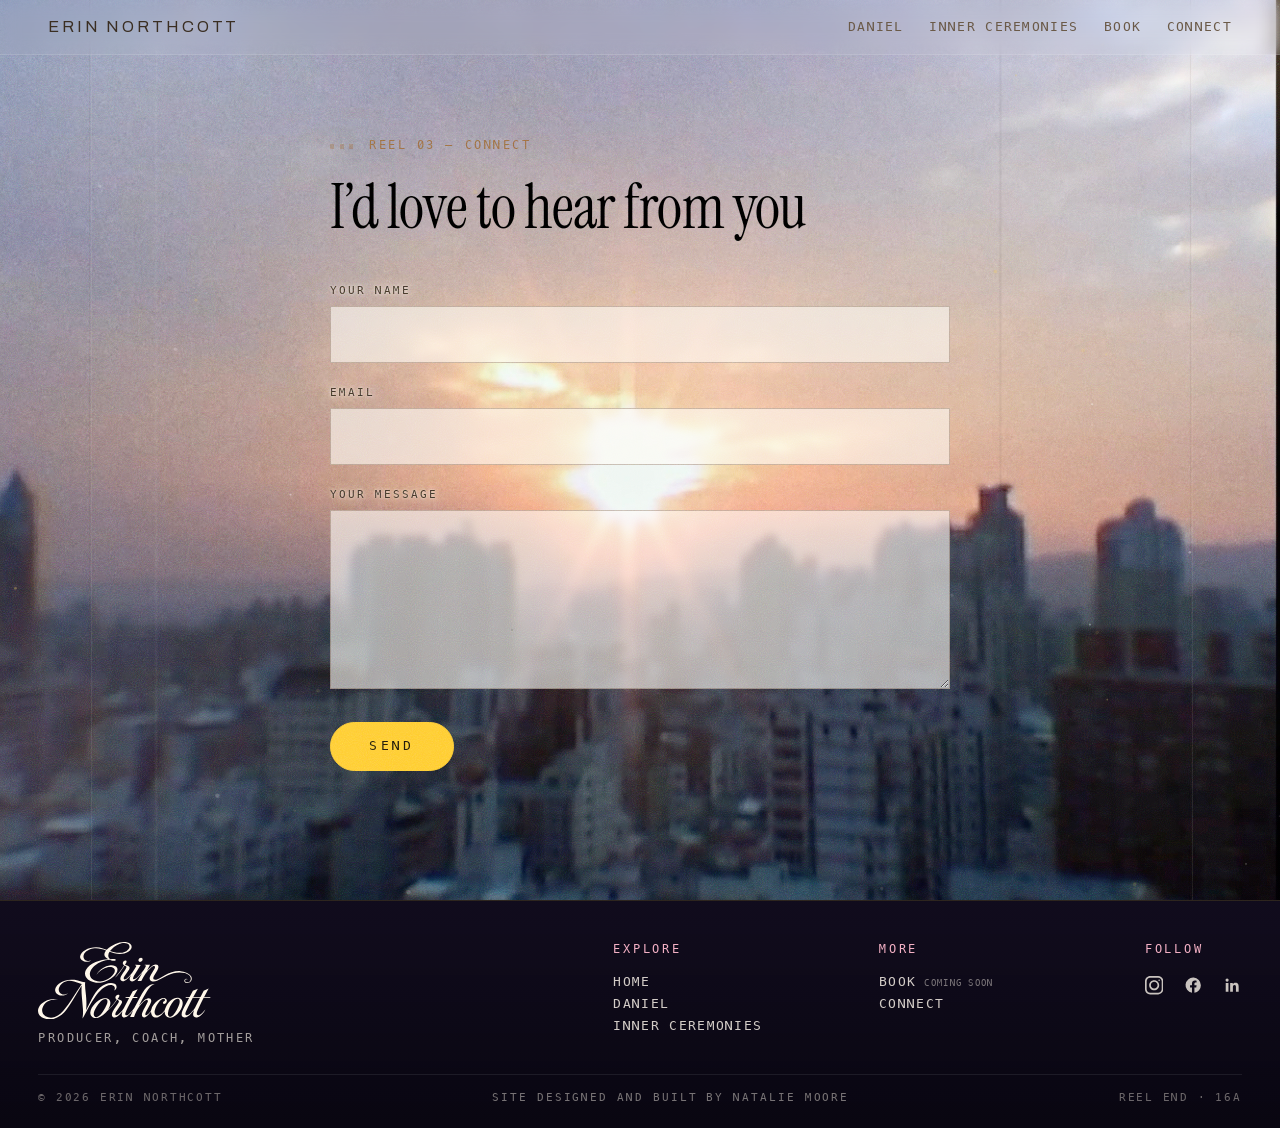
<file: connect/index.html>
<!DOCTYPE html>
<html lang="en">
<head>
  <meta charset="UTF-8" />
  <meta name="viewport" content="width=device-width, initial-scale=1.0" />
  <!-- FAVICON (2026-10-28, hers): "a pink circle". Root-absolute, so the one
       block is identical on every page whatever its depth. SVG first for the
       browsers that take it, the 32px PNG for the ones that do not. -->
  <link rel="icon" href="/favicon.svg?v=414" type="image/svg+xml" />
  <link rel="icon" href="/favicon-32.png?v=414" sizes="32x32" type="image/png" />
  <link rel="apple-touch-icon" href="/apple-touch-icon.png?v=414" />
  <title>Connect &mdash; Erin Northcott</title>
  <meta name="description" content="Bring a story, a gathering, or a project to Erin Northcott." />
  <link rel="preconnect" href="https://fonts.googleapis.com" />
  <link rel="preconnect" href="https://fonts.gstatic.com" crossorigin />
  <link href="https://fonts.googleapis.com/css2?family=Fraunces:ital,opsz,wght@0,9..144,400;0,9..144,500;0,9..144,600;1,9..144,300;1,9..144,400;1,9..144,500&family=JetBrains+Mono:wght@300;400;500&family=Caveat:wght@500;600;700&family=Karla:wght@300..700&family=Permanent+Marker&family=Instrument+Serif:ital@0;1&display=swap" rel="stylesheet" />
  <link rel="stylesheet" href="../style.css?v=426" />
  <link rel="canonical" href="https://erinnorthcott.com/connect/" />
  <meta property="og:type" content="website" />
  <meta property="og:site_name" content="Erin Northcott" />
  <meta property="og:title" content="Connect &mdash; Erin Northcott" />
  <meta property="og:description" content="Bring a story, a gathering, or a project to Erin Northcott." />
  <meta property="og:url" content="https://erinnorthcott.com/connect/" />
  <meta property="og:image" content="https://erinnorthcott.com/og/erin-rose-face.jpg" />
  <meta property="og:image:width" content="1200" />
  <meta property="og:image:height" content="630" />
  <meta name="twitter:card" content="summary_large_image" />
  <meta name="twitter:title" content="Connect &mdash; Erin Northcott" />
  <meta name="twitter:description" content="Bring a story, a gathering, or a project to Erin Northcott." />
  <meta name="twitter:image" content="https://erinnorthcott.com/og/erin-rose-face.jpg" />
</head>
<body class="try-instrument is-connect">
  <!-- Arrival: a luminous veil that dissolves on load — you cross a threshold -->
  <div class="enter-veil" aria-hidden="true"></div>
  <!-- Layer 1: the sky (fixed, scroll-interpolated gradient) -->
  <div class="sky" aria-hidden="true"></div>
  <!-- Layer 2: the stars (fixed canvas, fades in near the night section) -->
  <canvas class="stars" aria-hidden="true"></canvas>
  <!-- Layer 2b: glowing horizon light-band (intensifies into the night) -->
  <div class="horizon" aria-hidden="true"></div>
  <!-- Ambient celestial dust across the whole site -->
  <canvas class="motes" aria-hidden="true"></canvas>
  <!-- The projector's lamp, following the pointer (cursor.js). Two layers:
       a warm bloom that reads on the bright sky, a cool one that reads on the
       dark. Each has to be its own element — a blend mode on a child would be
       trapped inside the parent's stacking context. -->
  <div class="lamp lamp--warm" aria-hidden="true"></div>
  <div class="lamp lamp--cool" aria-hidden="true"></div>
  <!-- Portal edge vignette -->
  <div class="vignette" aria-hidden="true"></div>
  <!-- Warm light leaks drifting at the edges -->
  <div class="leaks" aria-hidden="true"></div>
  <!-- Dust specks & hairline scratches on the negative -->
  <div class="dust" aria-hidden="true"></div>
  <!-- Faint vertical frame lines, as if the frame were projected onto the page -->
  <div class="framelines" aria-hidden="true"></div>
  <!-- Film grain over everything -->
  <div class="grain" aria-hidden="true"></div>
  <!-- The projector's own unsteady lamp -->
  <div class="flicker" aria-hidden="true"></div>

  <!-- Torn-paper filters: turbulence chews the straight edges into fibres -->
  <svg class="svg-defs" width="0" height="0" aria-hidden="true" focusable="false">
    <filter id="torn-edge" x="-8%" y="-30%" width="116%" height="160%">
      <feTurbulence type="fractalNoise" baseFrequency="0.014 0.09" numOctaves="4" seed="11" result="n" />
      <feDisplacementMap in="SourceGraphic" in2="n" scale="11" xChannelSelector="R" yChannelSelector="G" />
    </filter>
    <filter id="torn-rule" x="-4%" y="-220%" width="108%" height="540%">
      <feTurbulence type="fractalNoise" baseFrequency="0.03 0.4" numOctaves="3" seed="4" result="n" />
      <feDisplacementMap in="SourceGraphic" in2="n" scale="7" xChannelSelector="R" yChannelSelector="G" />
    </filter>
  </svg>

  <!-- Navigation -->
  <header class="nav">
    <a class="nav__name" href="../">Erin Northcott</a>
    <nav class="nav__links" aria-label="Sections">
      <!-- Inner pages are built next; links are non-clickable stubs for now -->
      <a class="nav__link" href="../daniel/">Daniel</a>
      <a class="nav__link" href="../inner-ceremonies/">Inner Ceremonies</a>
      <a class="nav__link" href="../book/">Book</a>
      <a class="nav__link nav__link--here" href="./" aria-current="page">Connect</a>
    </nav>
  </header>

  <main class="page">

    <section class="section section--connect" id="connect">
      <div class="connect__inner">

        <div class="connect__intro reveal">
          <p class="eyebrow">Reel 03 &mdash; Connect</p>
          <h1 class="section__title">I&rsquo;d love to hear from you</h1>
        </div>

        <form class="connect__form reveal" id="connect-form" method="POST" action="https://api.web3forms.com/submit" novalidate>
          <!-- Erin's own Web3Forms key, in from 2026-10-26: enquiries now
               reach her directly, not natalielisa.com's inbox. -->
          <input type="hidden" name="access_key" value="a1bf326f-9cbc-412e-918e-572676abcce6" />
          <input type="hidden" name="subject" value="New enquiry from erinnorthcott" />
          <input type="hidden" name="from_name" value="Erin Northcott — site" />
          <input type="checkbox" name="botcheck" class="connect__botcheck" tabindex="-1" autocomplete="off" />

          <p class="connect__field">
            <label class="connect__label" for="cf-name">Your name</label>
            <input class="connect__input" id="cf-name" name="name" type="text" autocomplete="name" maxlength="120" required />
          </p>

          <p class="connect__field">
            <label class="connect__label" for="cf-email">Email</label>
            <input class="connect__input" id="cf-email" name="email" type="email" autocomplete="email" maxlength="180" required />
          </p>

          <p class="connect__field">
            <label class="connect__label" for="cf-message">Your Message</label>
            <textarea class="connect__input connect__input--area" id="cf-message" name="message" rows="6" maxlength="4000" required></textarea>
          </p>

          <button class="btn-enter connect__send" type="submit">Send</button>

          <p class="connect__note" id="connect-note" role="status" aria-live="polite"></p>
        </form>

      </div>
    </section>

  </main>

<footer class="footer" id="footer">
    <div class="footer__inner">

      <!-- left: who she is, and where to find her -->
      <div class="footer__brand reveal">
        <p class="footer__name" role="img" aria-label="Erin Northcott"><svg class="footer__wordmark" viewBox="0 0 975.23 436.46" aria-hidden="true" focusable="false"><path d="M524.53,400.37c-9.39,10.56-32.07,33.88-46.68,22.31-9.26-7.33-3.78-22.64-.74-32.42l-14.91,16.92c-6.58,7.46-18.36,17.51-28.53,19-9.23,1.35-16.46-5.19-16.71-14.42-.17-6.14,1.52-11.98,4.34-17.66,9.98-20.06,23.58-35.04,33.65-52.89,1.75-3.11,2.22-7.25-.04-10.06-2.04-2.52-5.03-4.06-8.25-4.92-10.02,14.66-20.61,27.83-32.17,40.92-7.37,8.34-15.99,14.4-23.79,22.1-10.4,10.26-19.52,21.26-32.39,28.93-6.1,3.63-11.98,7.05-18.83,9.23-9.76,3.1-20.06,2.89-29.2-1.95-10.09-5.35-15.57-15.97-15.14-27.34.7-18.7,12.91-37.04,25.49-50.19,12.71-13.29,28.26-23.28,45.94-28.43,7.95-2.32,15.83-2.8,23.58-.66,10.83,2.99,17.73,11.81,18.33,23.06.78,14.7-6.43,27.94-13.39,40.59,5.55-4.6,10.38-9.33,15.32-14.74,12.45-13.64,23.7-28.02,33.73-43.54-3.81-2.64-6.92-5.75-7.18-10.24-.49-8.54,6.33-16.16,14.81-16.8,2.53-.19,5.09.86,6.34,2.46,4.88,6.28-4.54,15.94-8.56,22.64l17.69,6.39c6.64,2.4,8.78,9.69,5.83,15.64-1.98,4-4.01,7.63-6.48,11.37l-23.47,35.64c-3.14,4.77-9.09,15.75-5.47,20.79,1.01,1.41,3.75,2.15,5.8,1.75,11.1-2.14,26.62-20.74,33.97-29.36,3.23-3.79,5.13-7.57,7.46-12.07l29.42-56.77-21.64-.36,3.03-4.46,21.29-.02,17.83-32.71,14.27-5.93c4.59-1.91,8.79-4.01,13.67-5.8l-25,44.34,24.56.21-3.07,4.47-24.2.14-28.25,53.96c-5.36,10.24-9.59,20.32-13.39,31.1-1.33,3.77-2.04,8.94.89,11.78,11.41,11.06,45.9-34.47,48.99-40.2l42.42-78.77c8.86-16.45,20.72-33.6,36.06-44.3,10.78-7.52,22.94-12.72,36.61-12.56-11.7,4.64-21.32,11.65-29.05,21.36-5.55,6.98-10.41,13.91-15.06,21.7-15.77,26.41-30.6,52.89-44.51,80.75,9.45-11.39,18.23-22.55,29.62-31.81,8.9-7.24,24.99-16.21,35.11-7.6,9.91,8.42,2.31,23.85-2.78,33.31l-22.29,41.43c-1.87,3.48-5.66,13.62-2.34,16.62,7.58,6.84,28.01-18.42,30.21-23.87,2.85-7.03,3.29-14.36,6.72-21.28,9.91-19.98,25.35-36.57,45.71-46.08,11.56-5.4,30.48-8.44,36.32,5.2,2.46,5.73,1.09,11.8-2.57,16.51-2.94,3.79-6.85,6.79-11.91,6.53-2.26-.11-4.77-1.55-5.72-3.3-.99-1.82-.78-4.54.43-6.59,3.12-5.29,9.44-4.55,10.82-10.42.54-2.28-.19-5.05-2.25-6.4-9.01-5.93-23.67,5.43-29.83,12.57-11.95,13.87-20.89,30.23-25.42,47.97-1.96,7.66-2.34,15.16.28,22.3,2.76,7.49,9.95,11.44,17.82,9.61,13.9-3.24,31.13-19.11,37.42-30.47,4.77-12.2,8.13-23.83,16.13-34.59,9.69-13.02,21.08-24.49,36.36-30.9,7.75-3.25,15.68-5.16,23.93-4.16,11.78,1.43,20.95,9.01,23.94,20.57,2.1,8.12,1.45,16.44-.9,24.72-7.34,25.85-26.93,52.23-52.04,63.25-16.36,7.18-36.27,4.46-44.38-13.25-2.83-6.18-3.25-12.63-3.12-19.68-11.57,14.64-29.9,36.03-49.6,35.96-9.65-.03-18.03-5.45-22.73-13.64-3.42-5.95-4.41-12.23-4.93-19.41l-4.91,6.18c-8.07,10.15-27.27,33.99-41.46,23.25-8.08-6.12-5.28-18.39-1.75-26.72,8.94-21.07,19.37-35.97,28.74-55.97,1.47-3.15,2.5-7.4,1.07-10.43-1.68-3.57-6.12-3.66-9.48-2.49-5.77,2-10.36,5.62-14.98,9.88-16.65,15.38-29.62,33.99-39.48,54.41-5.19,10.75-9.86,20.85-13.44,32.36l-22.5-.02,17.18-37.52c-4.77,4.83-8.12,9.33-12.24,13.96ZM749.6,421.37c5.25-1.49,9.44-4.47,13.03-8.1,15.21-15.37,28.14-41.25,34.62-61.75,2.6-8.23,5.33-24.67-3.1-29.66-9.71-5.74-22.14,3.79-28.84,11.41-15.65,17.79-29.66,45.03-31.96,68.97-.4,4.15.38,8.85,2.01,12.57,2.43,5.57,8.14,8.29,14.23,6.56ZM366.64,392.49c9.27-13.27,17.19-27.03,22.64-42.26,2.25-6.28,3.21-12.61,2.33-19.09-.7-5.15-5.09-8.59-10.29-8.81-11.67-.49-23.93,9.41-31.65,17.54-13.67,14.41-24.46,31.21-31.53,49.78-2.9,7.61-4.22,15.31-2.99,23.05s7.97,13.1,16,11.52c14.42-2.83,27.27-19.99,35.49-31.75Z"/><path d="M193.42,333.25c-10.85,17.9-21.69,34.55-34.27,50.88-17.17,22.28-40.46,40.42-67.77,48.47-20.25,5.96-41.8,5.14-61.15-3.17-21.86-9.39-35.75-29.93-28.11-53.58,3.64-11.25,10.5-20.75,19.54-28.71,17.85-15.73,40.72-24.85,64.64-25.84,10.4-.43,20.62,1.17,29.58,5.89-21.64-5.29-43.21-2.22-61.97,9.2-14.78,8.99-25.41,22.8-29.52,39.63-4.21,17.25,2.92,34.59,18.53,43.47,15.7,8.93,34.94,10.56,51.97,4.12,24.56-9.29,43.56-29.43,59.21-49.74,11.88-15.43,23.14-30.66,33.84-46.98l32.03-48.87,27.25-41.51c-6.56-1-12.15-2.22-18.03-4.41-23.12-8.6-42.93-16.72-68.07-10.8-18.69,4.41-34.72,17.06-41.8,34.91-4.13,10.4-3.11,21.67,4.01,30.12s17.65,11.3,28.1,9.4c6.43-1.17,11.67-4.23,17.75-6.96-15.31,16.9-46.21,18.64-62.81,3.45-9.93-9.09-12.57-22.54-6.69-34.66,4.22-8.69,10.38-15.75,18.12-21.69,25.13-19.26,56.6-26.81,87.99-22.16,12.96,1.92,24.83,5.28,37.26,9.08,7.71,2.35,15.17,4.11,23.36,4.73-2.44,17.71.59,39.42,2.65,57.85,3.95,35.19,6.02,63.39,2.41,99.57,3.86-6.66,6.77-13.44,10.25-20.4l20.62-41.31c6.4-12.82,13.66-24.49,21.78-36.23,15.02-21.71,35.14-40.11,59.92-49.83,15.42-6.05,33.26-8.78,48.4-1.02,9.77,5.01,13.85,15.86,9.03,25.92-2.37,4.96-6.21,9.7-11.3,12.11,4.49-8.29,5.38-17.14-.58-23.92-4.25-4.84-10.6-7.2-17.05-7.62-34.2-2.25-70.29,39.63-88.72,64.87-13.34,18.27-24.85,37.05-35.49,56.99l-28.55,53.52c-2.71,5.08-5.29,9.58-8.94,14.26,1.13-8.55,2.56-15.8,2.95-23.87.51-10.49.55-20.57-.37-31.2l-6.05-69.67c-1.8-20.7-2.35-40.37-1.08-61.59l-22.99,37.97-29.88,49.33Z"/><path d="M402.81,132.87c15.22-2.7,38.42-.86,44.49,15.53,6.03,16.28-9.65,35.35-20.89,45.78-10.16,9.43-21.37,16.87-33.87,22.96-20.41,9.94-42.2,14.47-64.85,12.42-21.57-1.96-44.74-11.42-56.48-30.4-7.86-12.71-7.89-27.73-.93-40.91,21.71-41.1,82.74-58.33,126.2-60.97-5.75-3.43-10.78-6.27-15.01-10.76-11.51-12.19-7.19-26.43,2.58-38.4-24.05-9.1-48.45-15.59-74.03-11.19-20.79,3.58-46.59,16.07-52.47,37.98-3.75,13.99,3.88,26.81,17.38,31.46,8.54,2.94,16.68,1.11,25.81-1.4-16.62,11.16-39.52,8.83-54.39-3.97-6.19-5.33-9.55-12.96-8.61-20.92,1.75-14.83,15.44-27.35,27.92-34.19,30.19-16.54,67.69-20.96,100.5-9.36l21.4,7.57c14.17-13.91,30.61-24.73,48.94-32.65,21.54-9.29,45.56-15.15,68.62-8.72,6.03,1.68,11.54,4.52,16.11,8.61,7.81,6.97,9.55,17.4,4.61,26.62-3.81,7.12-9.52,12.5-16.48,16.87-23.06,14.46-52.6,14.43-78.58,8.48-9.19-2.1-17.64-5.03-26.8-7.95-9.25,13.62-11.23,30.42,2.8,41.48l13.05-1.05c5.66-.46,11.31.35,16.47,2.2,1.75.62,3.66,3.18,2.11,4.74-6.68,6.74-26.79,1.28-34.8-2.54-27.65,1.69-61.16,14.78-82.37,32.09-11.41,9.31-20.63,20.33-25.86,33.99-6.29,16.42-1.76,34.06,12.51,44.65,12.56,9.32,28.12,13.1,44.25,11.84,54.85-4.28,98-55.24,75.68-75.05-12.21-10.83-34.7-6.38-48.78-.75-19.55,7.81-36.16,20.47-48.6,37.54,2.19-6.77,6.58-11.68,10.97-17.21,16.15-17.89,37.48-30.15,61.39-34.38ZM458.75,61.32c20.39.62,46.09-7.89,55.6-26.43,4.7-9.16,1.27-19.61-7.93-24.53-15.28-8.16-35.11-4.07-50.65,2.69-19.36,8.43-36.03,21.36-49.22,38.32,17.11,5.69,33.86,10.11,52.2,9.94Z"/><path d="M844.4,231.98c-6.49.38-12.55-2.07-16.21-6.78-2.97-3.82-3.04-8.69-.53-12.58,2.26-3.5,6.87-5.57,11.35-4.27,2.43.7,4.69,2.46,4.32,5.27-2.3-2.78-5.24-3.84-8.33-2.73-2.88,1.03-5.05,3.91-4.82,7.41.36,5.37,4.81,8.31,9.9,9.28,6.12,1.17,12.11-1.2,16.37-5.23,4.68-4.42,6.62-10.51,6.03-17.2-1.5-16.93-20.33-26.38-35.18-30.12-33.33-8.41-66.72.13-97.36,14.07-13.23,6.02-25.37,12.92-38.13,19.87-13.81,7.52-34.58,18.05-49.91,12.63-9.14-3.23-13.5-11.67-11.33-21.01,1.34-5.73,3.57-11.14,6.75-16.25l19.46-31.24c2.43-3.9,5.84-11.66,2.57-15.32-4.3-4.81-14.73.93-19.34,4.61-24.39,19.47-43.12,50.25-56.96,78l-21.07-.07,27.56-48.38-17.66,20.16c-7.16,8.18-14.29,16.05-22.77,22.79-7.73,6.14-19.62,11.36-27.52,3.76-8.88-8.54-.86-23,3.59-32.52-8.33,9.47-16.29,19.05-26.26,26.94-8.1,6.4-21.52,12.72-30.08,4.8-7.98-7.38-2.92-20.43,2.07-28.75,6.19-10.33,13.04-19.82,19.95-29.67,3.6-5.13,10.93-15.17,7.23-20.71-2.15-3.21-5.39-4.78-9.19-6.23l-13.42,20.02c-8.3,12.37-16.92,24.03-26.66,35.27-4.52,5.22-8.85,10.19-14.8,14.18l21.43-26.39c11.51-14.17,21.12-29.33,30.9-44.65-4.65-2.66-7.7-6.17-7.71-11.19-.02-8.36,7.12-15.24,15.31-15.23,3.37,0,5.86,2.47,5.89,5.84.03,2.88-1.05,6.07-2.57,8.54l-6.26,10.19,14.92,4.62c3.7,1.15,7.78,3.56,9.53,7.06,2.21,4.43,1.12,9.68-1.25,13.79-8.39,14.48-17.86,25.16-27.04,40.85-2.04,3.49-5.21,10.95-2.18,14.12,7.87,8.25,28.44-14.6,33.58-20.46,4.82-5.5,9.61-10.74,13.9-16.69,7.96-11.03,14.44-22.5,21.35-34.22.67-1.14.69-4.08,0-5.08s-2.75-1.46-4.25-1.92l-1.66-.5c-.4-.12,1.14-1.63,1.66-1.62l29.81.13-35.77,58.76c-2.5,4.11-11.63,20.41-3.77,22.57,3.15.87,6.93-.48,9.64-2.37,6.43-4.48,12-9.4,17.37-15.2,10.54-11.38,20.67-22.59,30.06-35.01,4.59-6.07,7.48-12.95,11.12-19.67.62-1.15.62-4.12-.08-5.09-2.15-2.98-9.21-.92-4.63-4.18l29.06.06-17.48,33.28c12.43-13.34,30.21-34.41,49.02-35.93,4.5-.36,9.07,1.17,11.86,4.1,8.21,8.61,2.28,22.68-3.33,31.7l-17.24,27.76c-2.56,4.13-4.47,8.49-4.75,13.25-.26,4.34,2.18,8.16,6.44,9.1,9.08,2,21.87-3.94,29.92-8.4l29.32-16.27c26.38-14.64,57.91-25.66,88.37-23.11,20.63,1.73,48.68,10.33,59.56,29.16,4.58,7.93,5.25,17.22.64,25.58-3.7,6.72-11.09,12.18-20.32,12.72Z"/><path d="M881.09,383.82c-11.62,13.82-21.6,27.34-37.06,37.17-8.72,5.54-19.96,8.19-28.02,1.03-9.13-8.11-4.87-25.23-.26-35.24,5.13-11.16,10.56-21.64,16.35-32.52l20.68-38.84c-8.22-1.12-14.6.79-21.07-.83l3.96-4.42,20-.04,18.75-34.53,28.05-11.72-25.93,46.21,40.61.06,18.04-35.18,28.05-11.91-25.48,46.94,37.48.25-4.89,4.96-35.44.07c-11.45,22.51-22.47,44.42-32.38,67.4-3.02,7-9.69,22.47-4.23,28.41,2.48,2.7,6.74,2.87,10.19,1.69,14.27-4.89,26.45-20.49,36.23-31.6-3.73,11.5-17.31,25.69-26.21,33.35-9.82,8.46-25.65,17.37-36.86,7.94s-4.38-26.19-.56-38.64ZM881.72,378.43c2.82-3.54,5.36-6.64,6.79-11.01l26.05-52.15-40.92-.02-13.08,24.48c-8.74,16.82-17.21,33.26-24.83,50.59-2.46,5.61-6.72,17.59-1.38,21.87,13,10.42,40.25-24.81,47.39-33.76Z"/><path d="M578.87,111.91c-4.09.89-7.42-.16-9.66-2.67-2.12-2.37-3.03-5.74-1.98-9.16,1.95-6.32,7.64-10.95,14.38-10.81,5.93.13,10.04,5.39,8.75,11.19-1.21,5.47-5.7,10.18-11.49,11.44Z"/></svg></p>
        <p class="footer__bio">Producer, Coach, mother</p>

      </div>

      <!-- right: the pages -->
      <nav class="footer__col reveal" aria-label="Explore">
        <p class="footer__h">Explore</p>
        <a class="footer__link" href="../">Home</a>
        <a class="footer__link" href="../daniel/">Daniel</a>
        <a class="footer__link" href="../inner-ceremonies/">Inner Ceremonies</a>
      </nav>
      <nav class="footer__col reveal" aria-label="More">
        <p class="footer__h">More</p>
        <a class="footer__link" href="../book/">Book<span class="footer__soon">Coming soon</span></a>
        <a class="footer__link" href="./">Connect</a>
      </nav>
      <div class="footer__col footer__col--follow reveal">
        <p class="footer__h">Follow</p>
        <div class="footer__socials">
            <a class="footer__social" href="https://www.instagram.com/northcotterin/" target="_blank" rel="noopener" aria-label="Erin Northcott on Instagram"><svg viewBox="0 0 462.86 462.83" aria-hidden="true"><path d="M332.6,462.68l-200.82.15C61.15,462.88,0,402.66,0,331.93v-201.15C0,60.56,60.57,0,130.79,0h201.17c70.23,0,130.78,60.59,130.81,130.77l.08,200.24c.03,70.02-59.56,131.62-130.26,131.67ZM329.82,420.78c47.6.11,90.6-40.09,90.57-87.87l-.11-204.05c-.02-45.85-41.55-86.54-87.25-86.51l-204.13.12c-46.51.03-86.67,42.13-86.7,88.17l-.11,200.48c-.03,46.52,39.85,89.08,86.83,89.19l200.9.47Z"/><path d="M357.8,231.37c0,69.82-56.6,126.42-126.42,126.42s-126.42-56.6-126.42-126.42,56.6-126.42,126.42-126.42,126.42,56.6,126.42,126.42ZM315.8,231.37c0-46.62-37.8-84.42-84.42-84.42s-84.42,37.79-84.42,84.42,37.8,84.42,84.42,84.42,84.42-37.79,84.42-84.42Z"/><circle cx="355.9" cy="106.84" r="19.11"/></svg></a>
            <a class="footer__social" href="https://www.facebook.com/DanielNorthcottDocumentary/" target="_blank" rel="noopener" aria-label="Daniel Northcott Documentary on Facebook"><svg viewBox="0 0 24 24" aria-hidden="true"><path d="M22 12a10 10 0 1 0-11.6 9.9v-7H7.9V12h2.5V9.8c0-2.5 1.5-3.9 3.8-3.9 1.1 0 2.2.2 2.2.2v2.4h-1.2c-1.2 0-1.6.8-1.6 1.6V12h2.8l-.4 2.9h-2.4v7A10 10 0 0 0 22 12Z"/></svg></a>
            <a class="footer__social" href="https://www.linkedin.com/in/erin-northcott-0565b77/" target="_blank" rel="noopener" aria-label="Erin Northcott on LinkedIn"><svg viewBox="0 0 24 24" aria-hidden="true"><path d="M20.447 20.452h-3.554v-5.569c0-1.328-.027-3.037-1.852-3.037-1.853 0-2.136 1.445-2.136 2.939v5.667H9.351V9h3.414v1.561h.046c.477-.9 1.637-1.85 3.37-1.85 3.601 0 4.267 2.37 4.267 5.455v6.286zM5.337 7.433a2.062 2.062 0 1 1 0-4.124 2.062 2.062 0 0 1 0 4.124zM7.119 20.452H3.554V9h3.565v11.452z"/></svg></a>
          </div>
      </div>

    </div>

    <div class="footer__base reveal">
      <span>&copy; 2026 Erin Northcott</span>
      <a class="footer__badge footer__credit" href="https://natalielisa.com" target="_blank" rel="noopener">Site designed and built by Natalie Moore</a>
      <span class="footer__code">Reel end &middot; 16A</span>
    </div>
  </footer>

  <script src="../motes.js?v=414" defer></script>
  <script src="../cursor.js?v=414" defer></script>
  <script src="../reveal.js?v=414" defer></script>
  <script src="../connect.js?v=414" defer></script>
</body>
</html>
</file>
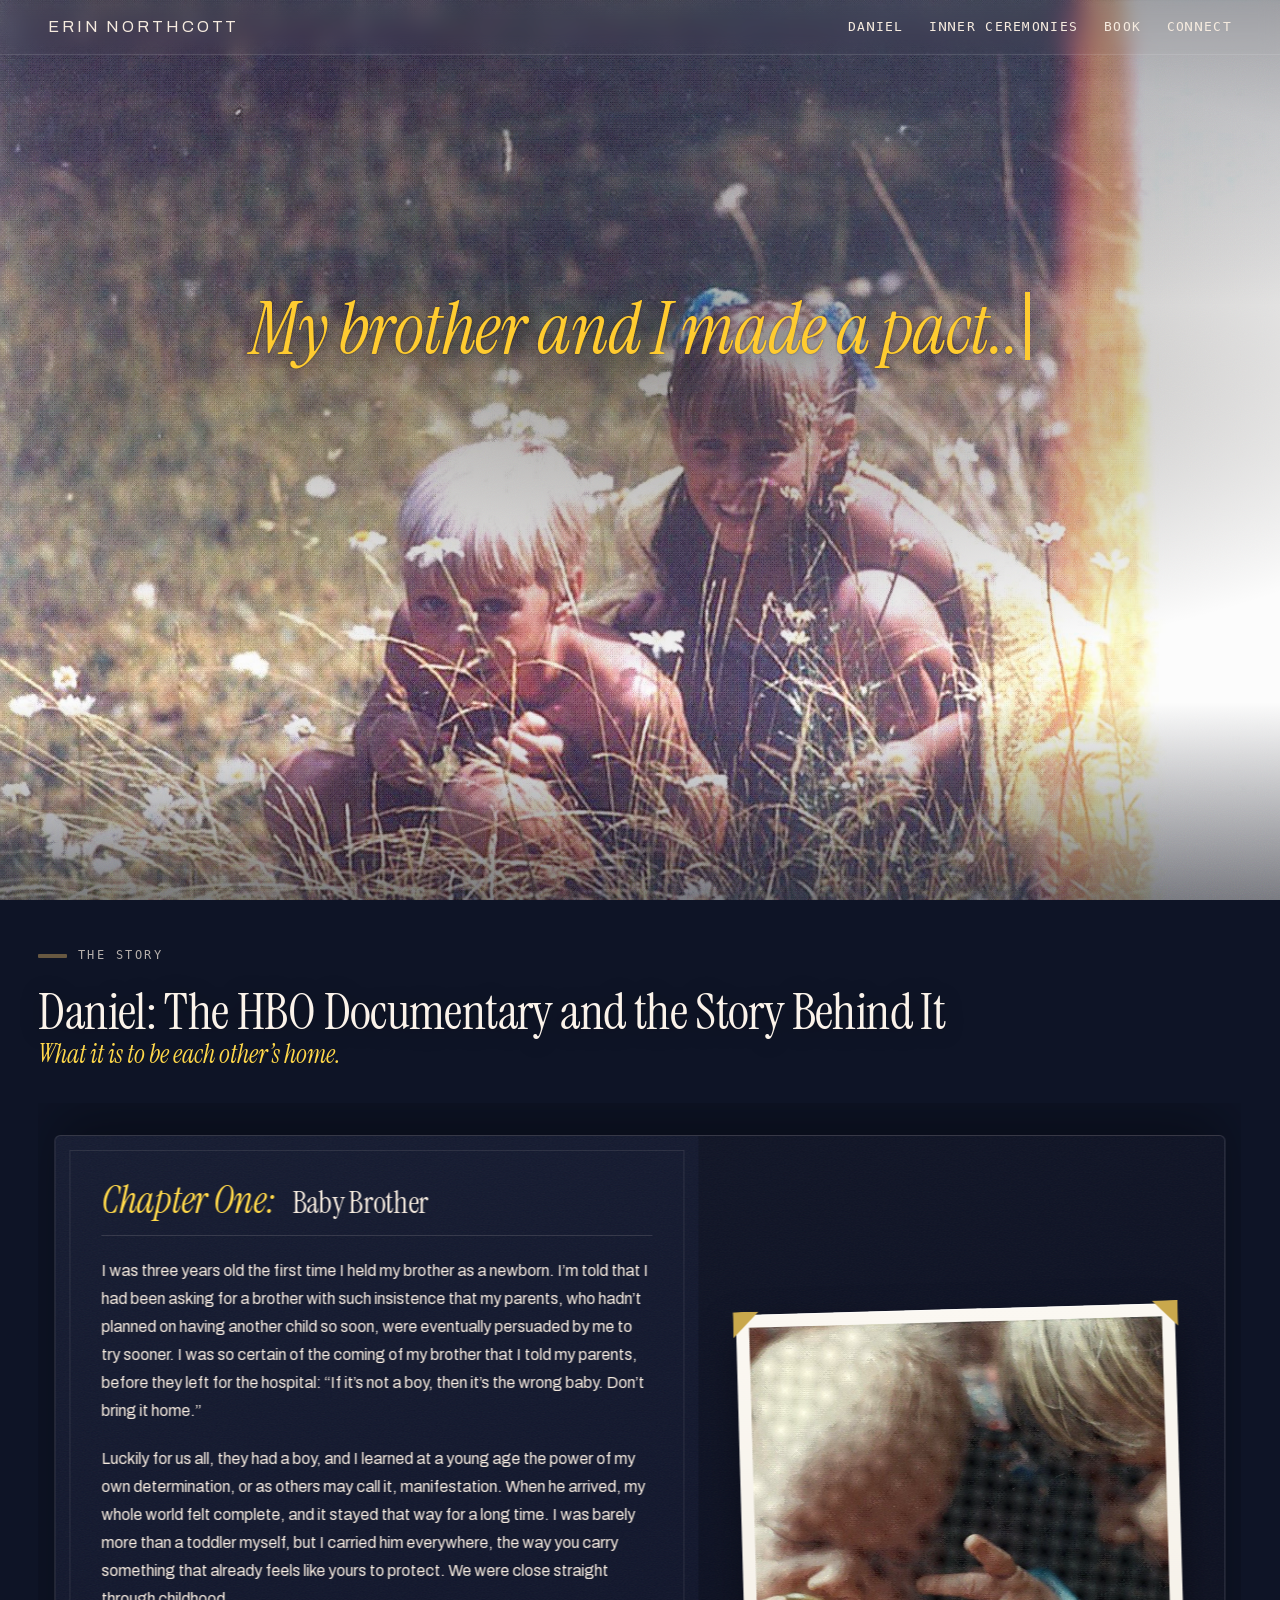
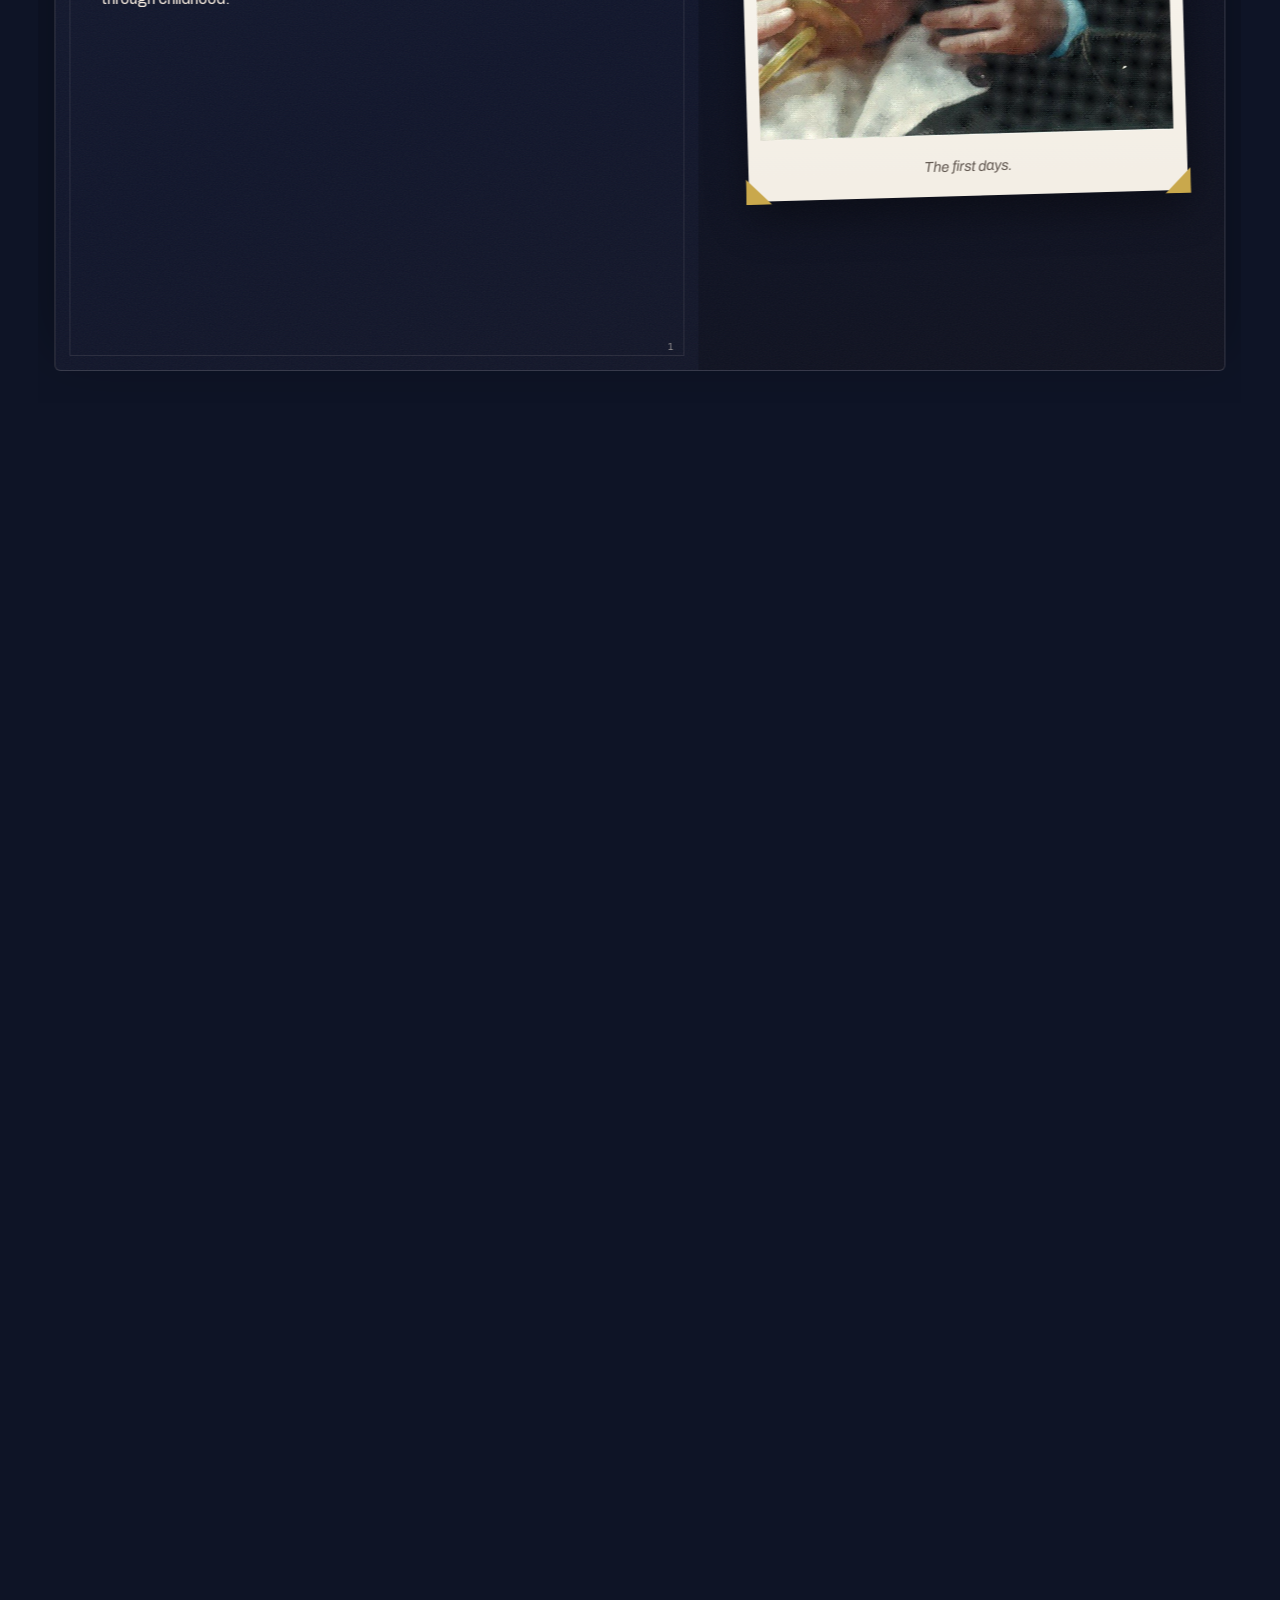
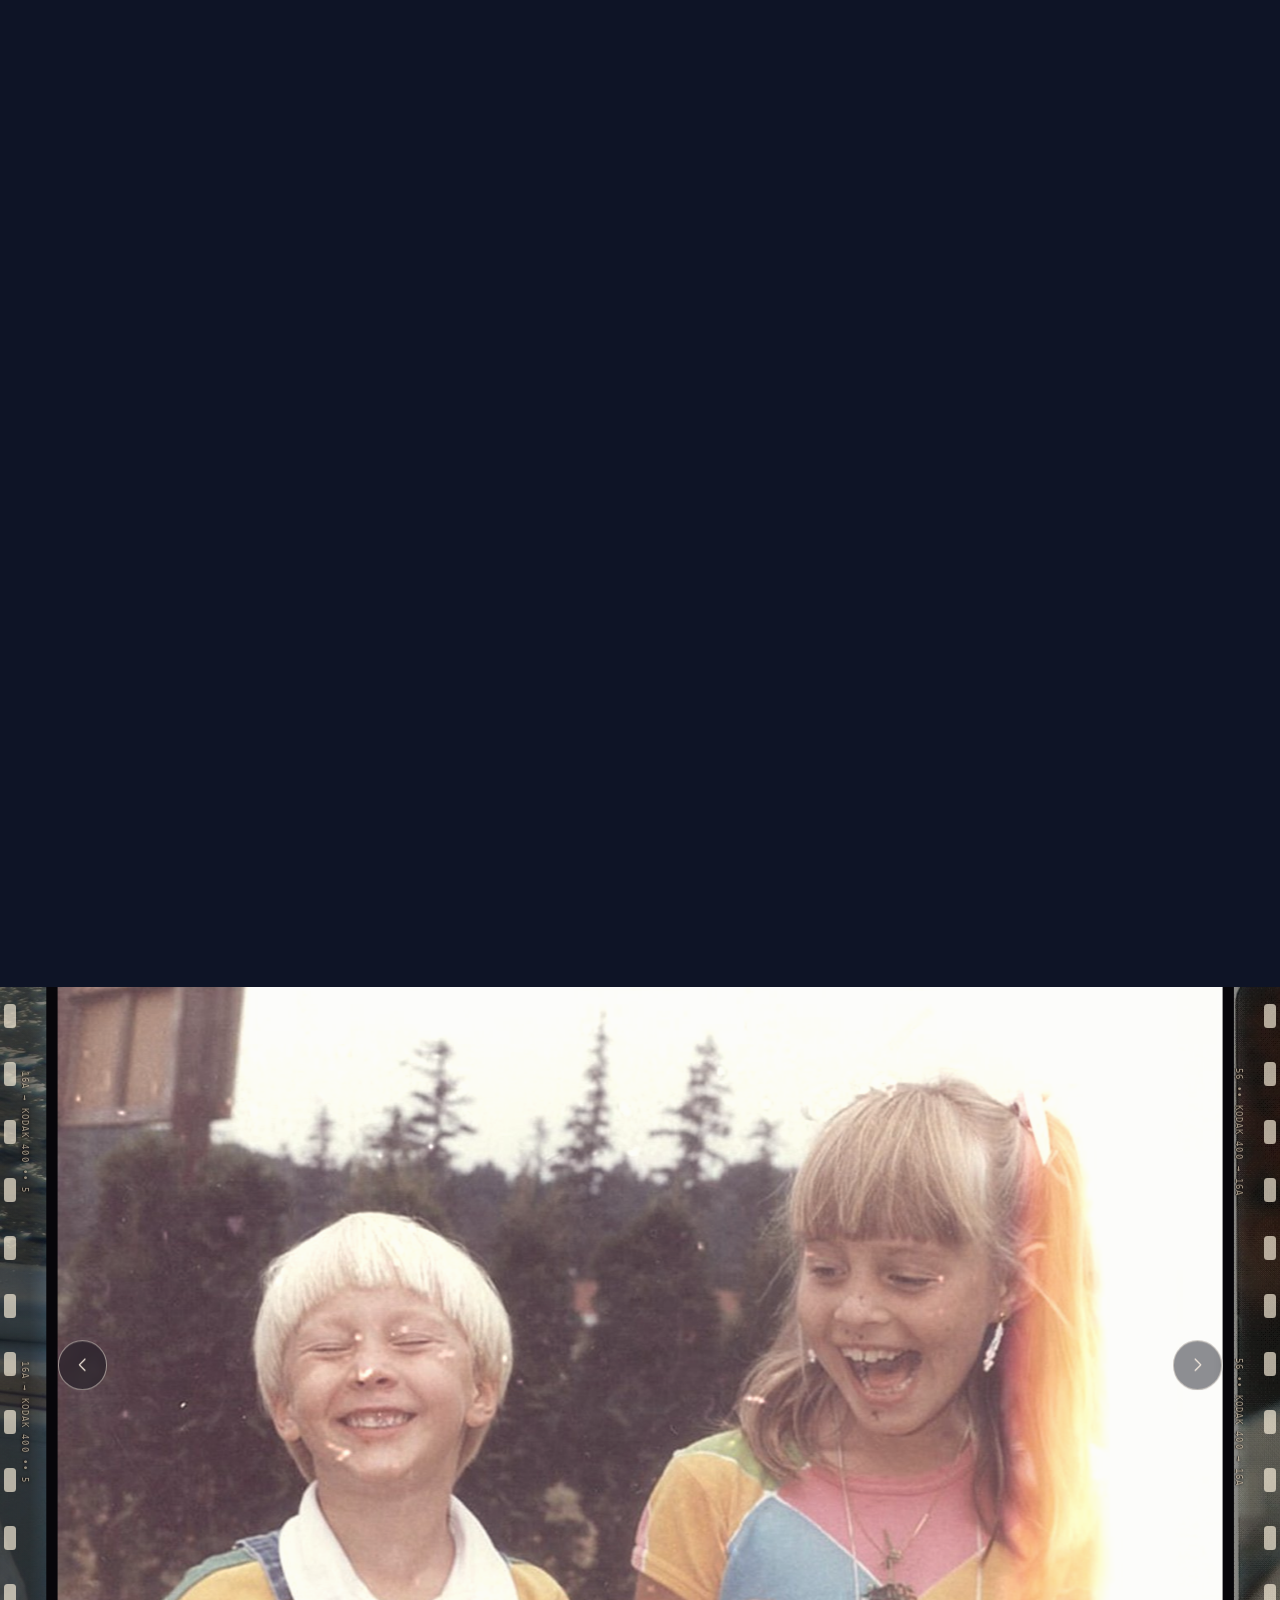
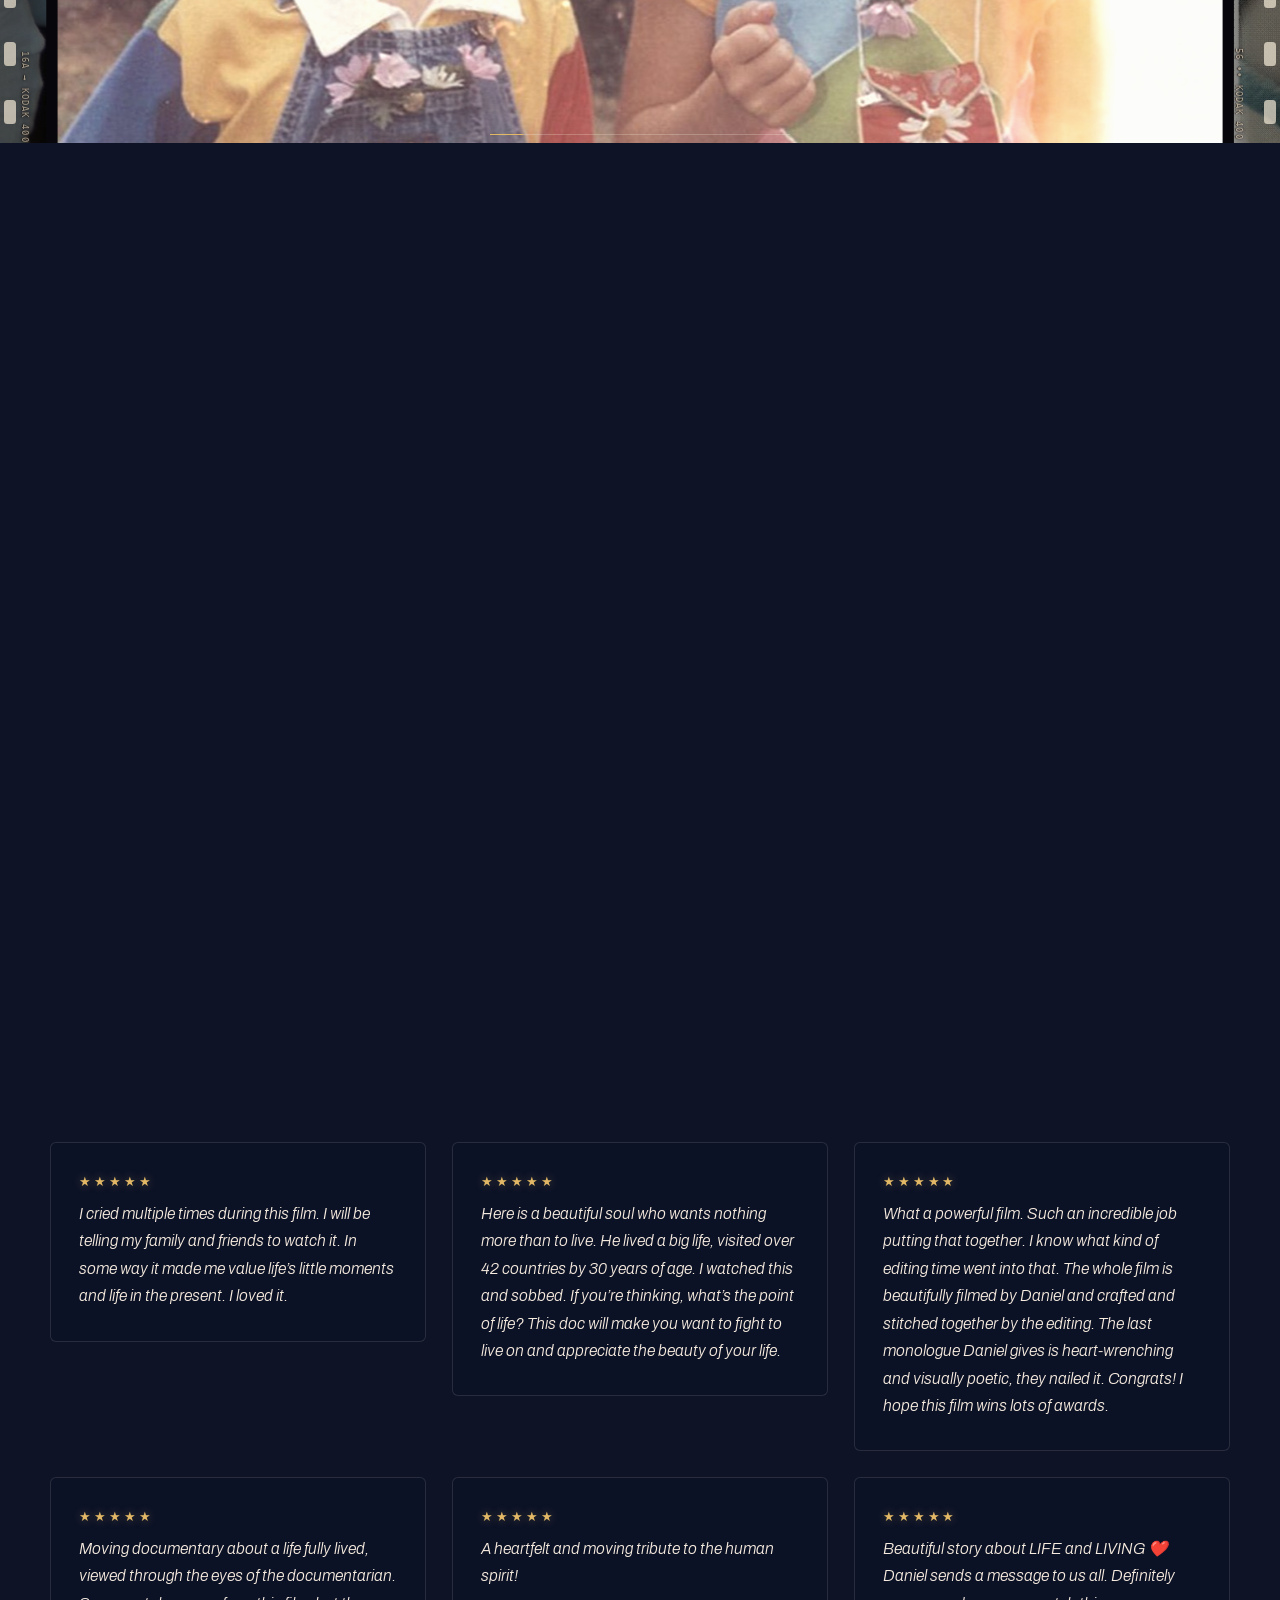
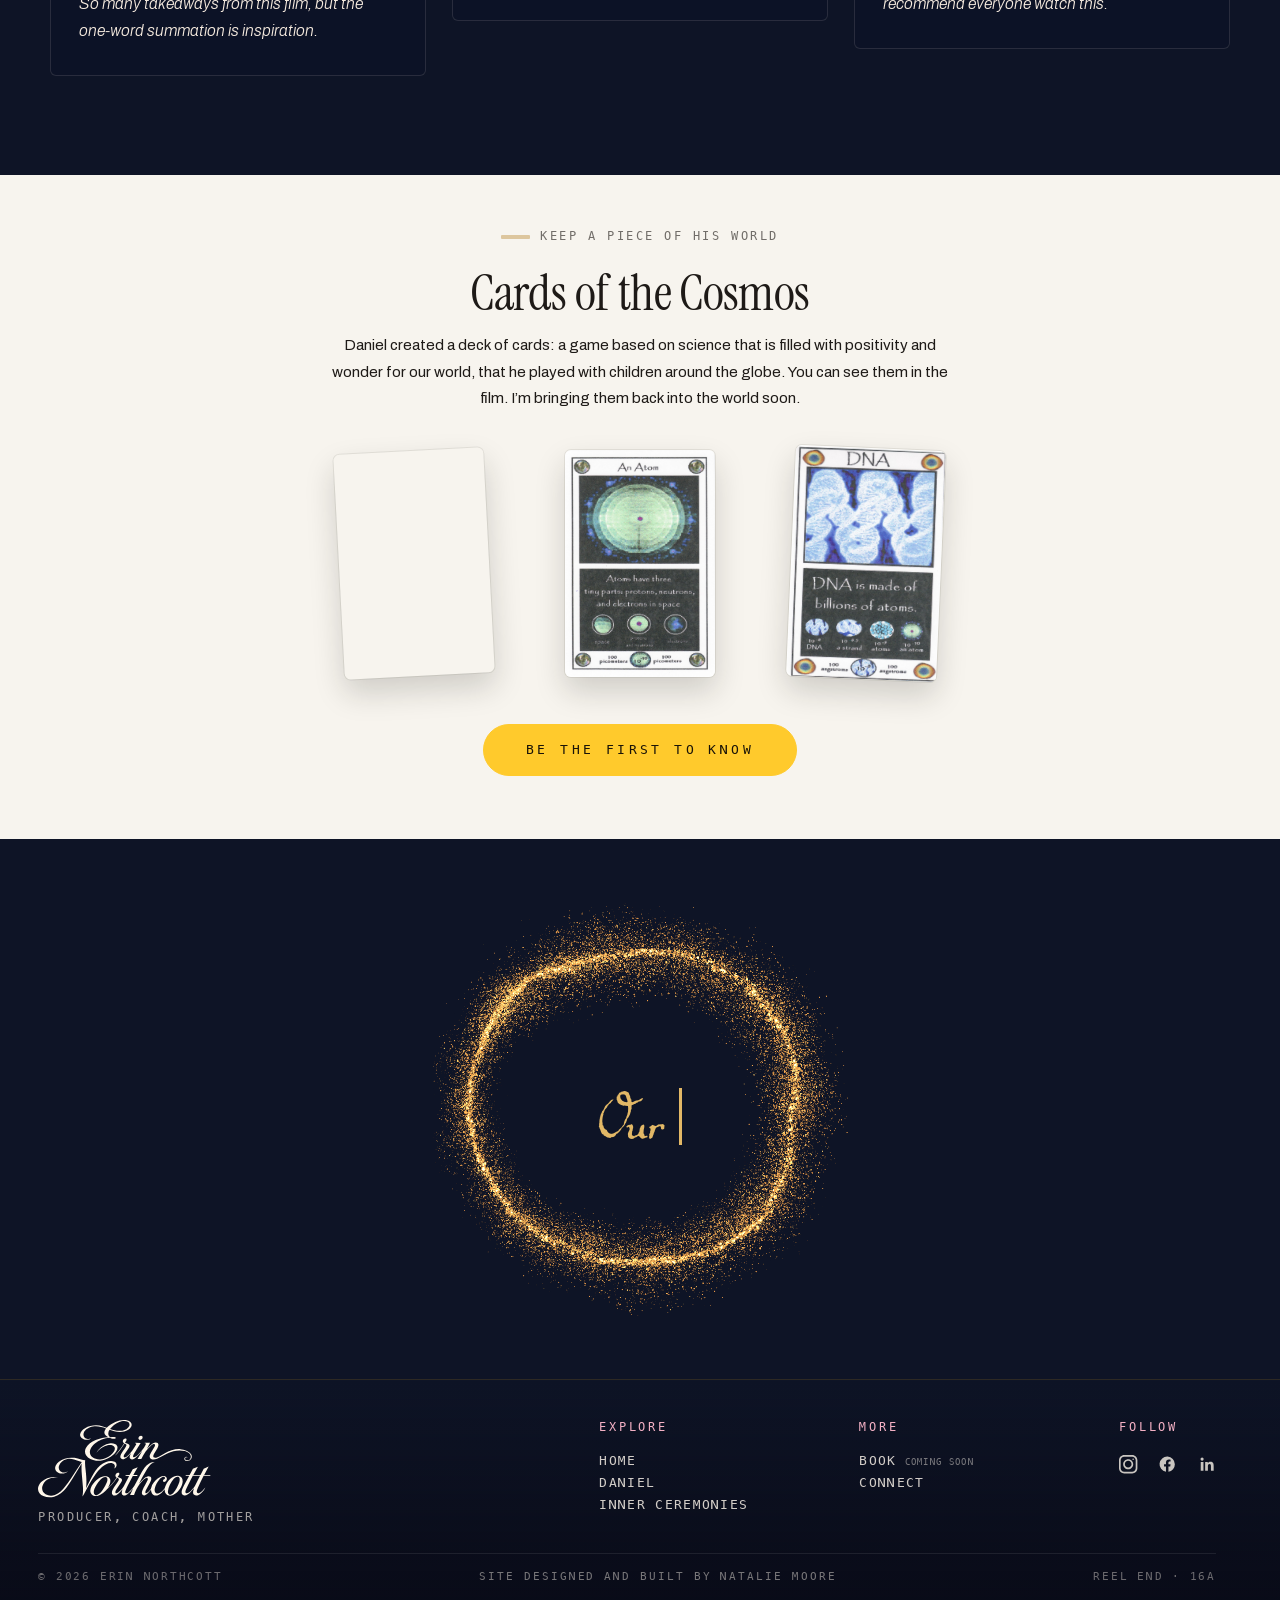
<file: daniel/index.html>
<!DOCTYPE html>
<html lang="en">
<head>
  <meta charset="UTF-8" />
  <meta name="viewport" content="width=device-width, initial-scale=1.0" />
  <!-- FAVICON (2026-10-28, hers): "a pink circle". Root-absolute, so the one
       block is identical on every page whatever its depth. SVG first for the
       browsers that take it, the 32px PNG for the ones that do not. -->
  <link rel="icon" href="/favicon.svg?v=414" type="image/svg+xml" />
  <link rel="icon" href="/favicon-32.png?v=414" sizes="32x32" type="image/png" />
  <link rel="apple-touch-icon" href="/apple-touch-icon.png?v=414" />
  <title>Daniel &mdash; Erin Northcott</title>
  <meta name="description" content="My brother and I made a pact. Daniel Northcott, the film, and the story Erin carried to HBO." />
  <link rel="preconnect" href="https://fonts.googleapis.com" />
  <link rel="preconnect" href="https://fonts.gstatic.com" crossorigin />
  <link href="https://fonts.googleapis.com/css2?family=JetBrains+Mono:wght@300;400&family=Caveat:wght@500;600&family=Karla:wght@200..600&family=Instrument+Serif:ital@0;1&display=swap" rel="stylesheet" />
  <link rel="stylesheet" href="../style.css?v=426" />
  <link rel="canonical" href="https://erinnorthcott.com/daniel/" />
  <meta property="og:type" content="website" />
  <meta property="og:site_name" content="Erin Northcott" />
  <meta property="og:title" content="Daniel &mdash; Erin Northcott" />
  <meta property="og:description" content="My brother and I made a pact. Daniel Northcott, the film, and the story Erin carried to HBO." />
  <meta property="og:url" content="https://erinnorthcott.com/daniel/" />
  <meta property="og:image" content="https://erinnorthcott.com/og/doc-poster.jpg" />
  <meta property="og:image:width" content="1200" />
  <meta property="og:image:height" content="630" />
  <meta name="twitter:card" content="summary_large_image" />
  <meta name="twitter:title" content="Daniel &mdash; Erin Northcott" />
  <meta name="twitter:description" content="My brother and I made a pact. Daniel Northcott, the film, and the story Erin carried to HBO." />
  <meta name="twitter:image" content="https://erinnorthcott.com/og/doc-poster.jpg" />
  <script type="application/ld+json">
{
  "@context": "https://schema.org",
  "@graph": [
    {
      "@type": "Movie",
      "name": "Daniel",
      "description": "HBO Original documentary built from the footage Daniel Northcott filmed across the world.",
      "producer": {
        "@id": "https://erinnorthcott.com/#erin"
      },
      "trailer": {
        "@type": "VideoObject",
        "name": "Daniel — trailer",
        "description": "Trailer for Daniel, an HBO Original documentary.",
        "thumbnailUrl": "https://erinnorthcott.com/og/doc-poster.jpg",
        "uploadDate": "2023-12-20",
        "embedUrl": "https://www.youtube-nocookie.com/embed/04iHR-eZIXY"
      }
    },
    {
      "@type": "BreadcrumbList",
      "itemListElement": [
        {
          "@type": "ListItem",
          "position": 1,
          "name": "Home",
          "item": "https://erinnorthcott.com/"
        },
        {
          "@type": "ListItem",
          "position": 2,
          "name": "Daniel",
          "item": "https://erinnorthcott.com/daniel/"
        }
      ]
    }
  ]
}
  </script>
</head>
<body class="is-daniel try-instrument">
  <!-- Arrival: the veil, as everywhere on the site -->
  <div class="enter-veil" aria-hidden="true"></div>
  <!-- The ground: golden hour into sunset, held still -->
  <div class="sky" aria-hidden="true"></div>
  <!-- Film grain, the homepage's weight -->
  <div class="grain" aria-hidden="true"></div>
  <!-- The projector's lamp, following the pointer (cursor.js): one warm orb on the night -->
  <div class="lamp lamp--warm" aria-hidden="true"></div>


  <!-- Navigation -->
  <header class="nav">
    <a class="nav__name" href="../">Erin Northcott</a>
    <nav class="nav__links" aria-label="Sections">
      <a class="nav__link nav__link--here" href="./" aria-current="page">Daniel</a>
      <a class="nav__link" href="../inner-ceremonies/">Inner Ceremonies</a>
      <a class="nav__link" href="../book/">Book</a>
      <a class="nav__link" href="../connect/">Connect</a>
    </nav>
  </header>

  <main class="page dan">

    <!-- 1. THE PACT: one line, alone on the first screen -->
    <section class="dan__pact">
      <img class="dan__hero" src="../images/daniel/hero-daisies.jpg?v=414" alt="" width="2200" height="1527" decoding="async" fetchpriority="high" />
      <p class="dan__pactline">My brother and I made a pact...</p>
    </section>

    <!-- 3. THE STORY: Erin's words, in five chapters -->
    <section class="dan__story" id="story">
      <div class="dan__prose dan__storyhead reveal">
        <p class="eyebrow eyebrow--light">The story</p>
        <h1 class="dan__h2 dan__h1">Daniel: The HBO Documentary and the Story Behind It</h1>
        <p class="dan__sub">What it is to be each other&rsquo;s home.</p>
      </div>

      <div class="deck">
        <div class="deck__stage">
      <article class="dan__sec" data-folio="1">
        <div class="dan__sectext">
          <h3 class="dan__ch"><span class="dan__chnum">Chapter One:</span> Baby Brother</h3>
          <p>I was three years old the first time I held my brother as a newborn. I&rsquo;m told that I had been asking for a brother with such insistence that my parents, who hadn&rsquo;t planned on having another child so soon, were eventually persuaded by me to try sooner. I was so certain of the coming of my brother that I told my parents, before they left for the hospital: &ldquo;If it&rsquo;s not a boy, then it&rsquo;s the wrong baby. Don&rsquo;t bring it home.&rdquo;</p>
          <p>Luckily for us all, they had a boy, and I learned at a young age the power of my own determination, or as others may call it, manifestation. When he arrived, my whole world felt complete, and it stayed that way for a long time. I was barely more than a toddler myself, but I carried him everywhere, the way you carry something that already feels like yours to protect. We were close straight through childhood.</p>
          <span class="dan__folio" aria-hidden="true"></span>
        </div>
        <figure class="dan__secphoto">
          <span class="dan__mount"><img src="../images/daniel/01-newborn.jpg?v=414" alt="Daniel as a newborn, Erin&rsquo;s hand on his cheek" width="1200" height="808" loading="lazy" decoding="async" /><figcaption class="dan__caption">The first days.</figcaption><i class="dan__mountc" aria-hidden="true"></i></span>
        </figure>
      </article>
      <article class="dan__sec dan__sec--flip dan__sec--paper" data-folio="2">
        <div class="dan__sectext">
          <h3 class="dan__ch"><span class="dan__chnum">Chapter Two:</span> Two Houses</h3>
          <p>Then our parents&rsquo; marriage came apart, and somewhere in that stress, my brother and I started taking it out on each other too. When the divorce settled, he went to live with our mom and I went to live with our dad: he was nine, I was twelve. For years after that we mostly saw each other on weekends, trading one house for another. Though I was just twelve and a few years of my rebellion were to follow, there was also a level of learning about surrender and acceptance in this stage of our family life.</p>
          <p>Our parents remarried, and our two households grew as we gained amazing step-siblings and bonus / step-parents too. We also lived by a schedule as to where was "home." Our parents wanted child-free days to build their new relationships, which we understood. While logically we were happy for them, this also left us without a place that was simply, unconditionally ours to call home on every day of the week.</p>
          <span class="dan__folio" aria-hidden="true"></span>
        </div>
        <figure class="dan__secphoto">
          <span class="dan__mount"><img src="../images/daniel/04-laughing.jpg?v=414" alt="Daniel and Erin laughing as children" width="1200" height="871" loading="lazy" decoding="async" /><figcaption class="dan__caption">Before the two houses.</figcaption><i class="dan__mountc" aria-hidden="true"></i></span>
        </figure>
      </article>
      <article class="dan__sec" data-folio="3">
        <div class="dan__sectext">
          <h3 class="dan__ch"><span class="dan__chnum">Chapter Three:</span> The Pact</h3>
          <p>At eighteen, I moved from our home town of Vancouver B.C., to Los Angeles; Dan was fifteen. In my last year of college and Dan&rsquo;s last year of high school, we started having these long-distance calls. These were the days when talking a couple of nights a week could cost over $250 a month, so after the first month we tried to limit it, but it was clear we craved the closeness we once had.</p>
          <p>We shared the lyrics to the songs we loved, lots of which were in the first few albums of Ben Harper and Dave Matthews. Daniel sent me his spoken word pieces; I sent him some of mine (that were so clearly not as awesome as his). We talked about the homeless feeling we&rsquo;d both felt at times since the divorce, and we made a pact: we would be each other&rsquo;s home. Our homes would always be open to each other.</p>
          <p>We started talking about seeing the world. We were both afraid to travel, and penniless to do so, but a determination to see the world was brewing in us.</p>
          <span class="dan__folio" aria-hidden="true"></span>
        </div>
        <figure class="dan__secphoto">
          <span class="dan__mount"><img src="../images/daniel/07-ballpark.jpg?v=414" alt="Erin and Daniel at the ballpark fence" width="1200" height="804" loading="lazy" decoding="async" /><figcaption class="dan__caption">The years of weekends.</figcaption><i class="dan__mountc" aria-hidden="true"></i></span>
        </figure>
      </article>
      <article class="dan__sec dan__sec--flip dan__sec--paper" data-folio="4">
        <div class="dan__sectext">
          <h3 class="dan__ch"><span class="dan__chnum">Chapter Four:</span> The Living Room</h3>
          <p>Soon, he showed up in LA and turned my living room into his bedroom for about a year. The pact felt hard to keep at times, as Daniel was a mad scientist and not exactly neat, and my boyfriend at the time was not very supportive of our pact, no matter how I tried to explain it. But we were in our twenties, and I was determined to have that closeness with my brother again. In many ways we were getting to know each other all over again, now as young adults. It took patience and incredible flexibility for us both. We partied nights away out in LA and yes, we argued like only siblings can.</p>
          <p>For the year he spent in my living room, Daniel worked as a driver to a budding actress, and I worked as a nanny to a family in Beverly Hills. It wasn&rsquo;t easy for us to pay my rent, eat and save, but eventually we had enough money to buy plane tickets to Taiwan. We&rsquo;d need to find work there very soon after landing, as our spending money was hardly enough to get by for a week or two, but the world would open to us from there. We could feel it, and it was terrifying. This was before social media; we couldn&rsquo;t see other young people like us traveling across to foreign lands.</p>
          <p>We arrived in Taiwan and faced intense culture shock. We actually called our mum and asked if she could lend us money to get us back home. Our mum had grown up globally and told us she&rsquo;d send us a little money, not enough to fly home, but enough to settle in a bit more and get out of the main city of Taipei and see the country more. Soon we fell in love with Taiwan, the people, the food, the trains, and the beauty of the tropical countryside.</p>
          <span class="dan__folio" aria-hidden="true"></span>
        </div>
        <figure class="dan__secphoto">
          <span class="dan__mount"><img src="../images/daniel/dan-erin-la.png?v=414" alt="Daniel in a tuxedo and flat cap beside Erin in a black dress, holding long-stemmed roses" width="1094" height="1640" loading="lazy" decoding="async" /><figcaption class="dan__caption">Los Angeles, the living room year.</figcaption><i class="dan__mountc" aria-hidden="true"></i></span>
        </figure>
      </article>
      <article class="dan__sec" data-folio="5">
        <div class="dan__sectext">
          <h3 class="dan__ch"><span class="dan__chnum">Chapter Five:</span> Taiwan</h3>
          <p>We worked as English teachers in Taiwan for a year, and gained the confidence to start traveling on our own, all around Asia and Europe. I then went home for a year and Dan stayed in Taiwan. After a year, I was missing my brother and the warmth of Asia, so I stayed in Daniel&rsquo;s living room for a couple of months while I resettled in Taiwan.</p>
          <p>We were not easy on each other, siblings often aren&rsquo;t, but we had so much fun together. We had an unconditional love and loyalty that flowed between us like a roaring river, and we shared values and friends, but we lived at completely different speeds. He was willing to take risks I never would have. He was passionate, sometimes explosive, and my instinct to protect him as the older sibling was never welcome.</p>
          <p>After those first two years living together, one in LA and one in Taipei, we had done it. We were very close, and never wanted to live together again, in the most lovingly healthy way. But we were still each other&rsquo;s homes, and our living rooms stayed open. We were the only two people alive who carried the same story, and there is a particular kind of freedom in knowing someone will always catch you and, for the most part, even understand you. This let us both take chances, move to new places, try on new lives. There was always at least a couch to land on. I landed on his more than once, and he, the bigger risk taker, landed on mine many more times.</p>
          <span class="dan__folio" aria-hidden="true"></span>
        </div>
        <figure class="dan__secphoto">
          <span class="dan__mount"><img src="../images/daniel/09-on-the-water.jpg?v=414" alt="Daniel and Erin on the water" width="1800" height="1350" loading="lazy" decoding="async" /><figcaption class="dan__caption">Taiwan.</figcaption><i class="dan__mountc" aria-hidden="true"></i></span>
        </figure>
      </article>
      <article class="dan__sec dan__sec--flip dan__sec--paper" data-folio="6">
        <div class="dan__sectext">
          <h3 class="dan__ch"><span class="dan__chnum">Chapter Six:</span> To Build a Home</h3>
          <p>When Daniel was diagnosed with leukemia, my life simply stopped, the way it always had whenever he needed me. But this wasn&rsquo;t as simple as an emergency room, a ride home from somewhere random, a breakup, or a big life change. This time it stopped for eleven months, and in parts of me, for eternity. I was there for him. I told him to let me be his body in the outside world while he was stuck in the hospital undergoing treatment for acute myeloid leukemia. When nothing worked and it felt like the highest road was to let him go, we made it beautiful and held him all the way through for the ending he wanted: to die at home, and to be laid to rest in a forest.</p>
          <p>In the last months of his life Daniel played Patrick Watson&rsquo;s <span class="dan__song">To Build a Home</span> over and over again. His dying was inevitable, but we never talked about it like that. We left space for a miracle all the way until his last breath. When his body stopped, it was his life and the bond we built together that became the miracle. Our coming to terms with his death only happened through that song. That was Dan. That was us. Two people who chose, over and over, to be each other&rsquo;s home.</p>
          <figure class="dan__chquote">
            <blockquote>&ldquo;I climbed the tree to see the world. When the gusts came around to blow me down. I held on as tightly as you held on to me. I held on as tightly as you held on to me. I built a home for you, for me. Until it disappeared from me, from you. And now it&rsquo;s time to leave, and turn to dust.&rdquo;</blockquote>
            <figcaption>&mdash; Lyric excerpt from Patrick Watson&rsquo;s <span class="dan__song">To Build a Home</span></figcaption>
          </figure>
          <span class="dan__folio" aria-hidden="true"></span>
        </div>
        <figure class="dan__secphoto">
          <span class="dan__mount"><img src="../images/daniel/03-asleep-with-muffy.jpg?v=414" alt="Daniel asleep beside Erin" width="1470" height="1000" loading="lazy" decoding="async" /><figcaption class="dan__caption">Dan.</figcaption><i class="dan__mountc" aria-hidden="true"></i></span>
        </figure>
      </article>
      <article class="dan__sec" data-folio="7">
        <div class="dan__sectext">
          <h3 class="dan__ch"><span class="dan__chnum">Chapter Seven:</span> Still Held</h3>
          <p>For years after his death I felt like I could fall so easily. I felt like everything was unstable and untrustable. Then I began to make his footage into a film, weathering so many disappointments, mistakes, huge learning curves and more. Although it took eleven years, I finally saw it released into the world. Though it will never be the same, I began to trust I might not fall all the way down, and with a healthy mix of caution and awe, I&rsquo;ve allowed myself to feel held by the miracle and wild adventure of my life and myself.</p>
          <p>Through my own personal work journey I discovered my own patterns established in my early childhood. I learned how to listen to my intuition and actually follow it, and most of all how to hold myself as I feel all the feels that us humans do, but often haven&rsquo;t known how to feel them. Later, I trained in the modalities that brought me the most peace and transformation. I rebuilt my own inner stability, creating a resilient safety net within myself that has been the key to navigating life as it comes and allowing beauty to constantly show up, even in the harder times.</p>
          <figure class="dan__chquote">
            <blockquote>&ldquo;When life gets hard, Look for the beauty and it will be okay.&rdquo;</blockquote>
            <figcaption>&mdash; Daniel Northcott <span class="dan__chquote-note">Life advice offered to his grade 2 students.</span></figcaption>
          </figure>
          <span class="dan__folio" aria-hidden="true"></span>
        </div>
        <figure class="dan__secphoto">
          <span class="dan__mount"><img src="../images/daniel/06-mother-ii.jpg?v=414" alt="Daniel and Erin aboard the boat Mother II" width="1200" height="822" loading="lazy" decoding="async" /><figcaption class="dan__caption">Aboard Mother II.</figcaption><i class="dan__mountc" aria-hidden="true"></i></span>
        </figure>
      </article>
      <!-- the end card (2026-09-10): one line over the rings, then the whole
           deck sinks and dims before the page moves on. The line is confirmed
           in Erin's final copy (Sept 29). -->
      <article class="dan__sec dan__sec--end" data-folio="8" aria-label="End of the chapters">
        <img class="dan__endring" src="../images/gold-ring.png?v=268" alt="" aria-hidden="true" loading="lazy" decoding="async" width="800" height="796" />
        <p class="dan__endline">Our story never ends</p>
      </article>
        </div>
      </div>

    <!-- THE STRIP, after the chapters: nine photographs, one filmstrip, moved by the scroll.
         The current frame leaves to the left as the next arrives from the
         right; the neighbours wait as slivers at the edges. Runs back. -->
    <section class="strip" aria-label="Photographs of Daniel and Erin">
      <div class="strip__stage">
        <figure class="strip__frame"><img src="../images/daniel/04-laughing-film.jpg?v=414" alt="Daniel and Erin laughing as children" width="1400" height="978" decoding="async" /></figure>
        <figure class="strip__frame"><img src="../images/daniel/01-newborn.jpg?v=414" alt="Daniel as a newborn, Erin's hand on his cheek" width="1200" height="808" loading="lazy" decoding="async" /></figure>
        <figure class="strip__frame"><img src="../images/daniel/02-shoulders.jpg?v=414" alt="Daniel on a parent's shoulders, Erin beside him" width="836" height="1200" loading="lazy" decoding="async" /></figure>
        <figure class="strip__frame"><img src="../images/daniel/03-asleep-with-muffy.jpg?v=414" alt="Daniel asleep with Muffy the dog" width="1470" height="1000" loading="lazy" decoding="async" /></figure>
        <figure class="strip__frame"><img src="../images/daniel/05-daisies.jpg?v=414" alt="Daniel and Erin in a field of daisies" width="1400" height="978" loading="lazy" decoding="async" /></figure>
        <figure class="strip__frame"><img src="../images/daniel/06-mother-ii.jpg?v=414" alt="Daniel and Erin aboard the boat Mother II" width="1200" height="822" loading="lazy" decoding="async" /></figure>
        <figure class="strip__frame"><img src="../images/daniel/07-ballpark.jpg?v=414" alt="Erin and Daniel at the ballpark fence" width="1200" height="804" loading="lazy" decoding="async" /></figure>
        <figure class="strip__frame"><img src="../images/daniel/08-teenagers.jpg?v=414" alt="Erin and Daniel as teenagers" width="1504" height="1000" loading="lazy" decoding="async" /></figure>
        <figure class="strip__frame"><img src="../images/daniel/09-on-the-water.jpg?v=414" alt="Daniel and Erin on the water" width="1800" height="1350" loading="lazy" decoding="async" /></figure>
        <div class="filmedge filmedge--l" aria-hidden="true"><div class="filmedge__print"><span class="filmedge__mark">16A &#8594; KODAK 400 &#8226;&#8226; 5</span><span class="filmedge__mark">16A &#8594; KODAK 400 &#8226;&#8226; 5</span><span class="filmedge__mark">16A &#8594; KODAK 400 &#8226;&#8226; 5</span><span class="filmedge__mark">16A &#8594; KODAK 400 &#8226;&#8226; 5</span><span class="filmedge__mark">16A &#8594; KODAK 400 &#8226;&#8226; 5</span><span class="filmedge__mark">16A &#8594; KODAK 400 &#8226;&#8226; 5</span><span class="filmedge__mark">16A &#8594; KODAK 400 &#8226;&#8226; 5</span><span class="filmedge__mark">16A &#8594; KODAK 400 &#8226;&#8226; 5</span><span class="filmedge__mark">16A &#8594; KODAK 400 &#8226;&#8226; 5</span><span class="filmedge__mark">16A &#8594; KODAK 400 &#8226;&#8226; 5</span></div></div>
        <div class="filmedge filmedge--r" aria-hidden="true"><div class="filmedge__print"><span class="filmedge__mark">56 &#8226;&#8226; KODAK 400 &#8594; 16A</span><span class="filmedge__mark">56 &#8226;&#8226; KODAK 400 &#8594; 16A</span><span class="filmedge__mark">56 &#8226;&#8226; KODAK 400 &#8594; 16A</span><span class="filmedge__mark">56 &#8226;&#8226; KODAK 400 &#8594; 16A</span><span class="filmedge__mark">56 &#8226;&#8226; KODAK 400 &#8594; 16A</span><span class="filmedge__mark">56 &#8226;&#8226; KODAK 400 &#8594; 16A</span><span class="filmedge__mark">56 &#8226;&#8226; KODAK 400 &#8594; 16A</span><span class="filmedge__mark">56 &#8226;&#8226; KODAK 400 &#8594; 16A</span><span class="filmedge__mark">56 &#8226;&#8226; KODAK 400 &#8594; 16A</span><span class="filmedge__mark">56 &#8226;&#8226; KODAK 400 &#8594; 16A</span></div></div>
        <button class="strip__arrow strip__arrow--prev" type="button" aria-label="Previous photograph"><svg viewBox="0 0 24 24" aria-hidden="true"><path d="M15 5l-7 7 7 7"/></svg></button>
        <button class="strip__arrow strip__arrow--next" type="button" aria-label="Next photograph"><svg viewBox="0 0 24 24" aria-hidden="true"><path d="M9 5l7 7-7 7"/></svg></button>
        <span class="strip__progress" aria-hidden="true"><i></i></span>
      </div>
    </section>
    </section>

    <!-- 4. THE FILM -->
    <section class="dan__band dan__film" id="film">
      <div class="dan__filmgrid">
        <!-- the HBO poster (2026-09-10): her doc-image.jpeg, shown at its own size -->
        <figure class="dan__poster reveal">
          <img src="../images/daniel/doc-poster.jpg?v=414" alt="The poster for Daniel, an HBO Original documentary" width="367" height="544" loading="lazy" decoding="async" />
        </figure>
      <div class="dan__measure reveal">
        <p class="eyebrow eyebrow--light">The film</p>
        <h2 class="dan__h2">Daniel: an HBO Original documentary</h2>
        <p class="dan__p">Daniel was my brother, my home, and one of the most alive people I have ever known. Before he died, he asked me to help carry his story into the world. After eleven years of relentless determination, numerous setbacks and most people around me thinking it was never going to happen, I learned what it meant to get ultra clear on what I really wanted for myself and the film &mdash; and that promise became an HBO Original documentary.</p>
        <figure class="dan__filmquote">
          <blockquote>&ldquo;Dreams don&rsquo;t have deadlines.&rdquo;</blockquote>
          <figcaption>&mdash; LL Cool J</figcaption>
        </figure>
        <p class="dan__ctas">
          <a class="btn-enter dan__btn" data-trailer href="https://www.youtube.com/watch?v=04iHR-eZIXY" target="_blank" rel="noopener" aria-haspopup="dialog">Watch the trailer</a>
          <a class="btn-enter dan__btn dan__btn--fill" href="https://www.crave.ca/en/special/daniel-55294" target="_blank" rel="noopener">Watch on Crave</a>
        </p>
        <p class="dan__press">
          <span class="dan__press-label">Press</span>
          <a href="https://filmschoolradio.com/daniel-producer-erin-northcott/" target="_blank" rel="noopener">Film School Radio</a>
          <a href="https://www.dexerto.com/tv-movies/daniel-northcott-hbo-documentary-explained-2442407/" target="_blank" rel="noopener">Dexerto</a>
          <a href="https://blog.adobe.com/en/publish/2023/12/21/daniel-editors-use-adobe-creative-cloud-tools-edit-thousands-hours-footage-film" target="_blank" rel="noopener">Adobe</a>
          <a href="https://www.tvgoodness.com/2023/12/19/what-is-a-life-we-preview-hbos-newest-documentary-filmdaniel/" target="_blank" rel="noopener">TV Goodness</a>
          <a href="https://www.rottentomatoes.com/m/daniel_2023" target="_blank" rel="noopener">Rotten Tomatoes</a>
          <a href="https://deadline.com/video/daniel-hbo-documentary-trailer-debut/" target="_blank" rel="noopener">Deadline</a>
        </p>
      </div>
      </div>
    </section>

    <!-- 5. CARDS OF THE COSMOS: a light band, the objects in a row, one button -->
    <!-- 5. FROM THE AUDIENCE (2026-09-10): six reviews she sent, five stars each -->
    <section class="dan__band dan__reviews" id="reviews">
      <div class="dan__prose dan__reviewshead reveal">
        <p class="eyebrow eyebrow--light">From the audience</p>
        <h2 class="dan__h2">What people are saying</h2>
      </div>
      <ul class="dan__reviewgrid reveal" aria-label="Audience reviews">
          <li class="dan__review">
            <span class="dan__stars" aria-label="Five stars">&#9733;&#9733;&#9733;&#9733;&#9733;</span>
            <p>I cried multiple times during this film. I will be telling my family and friends to watch it. In some way it made me value life&rsquo;s little moments and life in the present. I loved it.</p>
          </li>
          <li class="dan__review">
            <span class="dan__stars" aria-label="Five stars">&#9733;&#9733;&#9733;&#9733;&#9733;</span>
            <p>Here is a beautiful soul who wants nothing more than to live. He lived a big life, visited over 42 countries by 30 years of age. I watched this and sobbed. If you&rsquo;re thinking, what&rsquo;s the point of life? This doc will make you want to fight to live on and appreciate the beauty of your life.</p>
          </li>
          <li class="dan__review">
            <span class="dan__stars" aria-label="Five stars">&#9733;&#9733;&#9733;&#9733;&#9733;</span>
            <p>What a powerful film. Such an incredible job putting that together. I know what kind of editing time went into that. The whole film is beautifully filmed by Daniel and crafted and stitched together by the editing. The last monologue Daniel gives is heart-wrenching and visually poetic, they nailed it. Congrats! I hope this film wins lots of awards.</p>
          </li>
          <li class="dan__review">
            <span class="dan__stars" aria-label="Five stars">&#9733;&#9733;&#9733;&#9733;&#9733;</span>
            <p>Moving documentary about a life fully lived, viewed through the eyes of the documentarian. So many takeaways from this film, but the one-word summation is inspiration.</p>
          </li>
          <li class="dan__review">
            <span class="dan__stars" aria-label="Five stars">&#9733;&#9733;&#9733;&#9733;&#9733;</span>
            <p>A heartfelt and moving tribute to the human spirit!</p>
          </li>
          <li class="dan__review">
            <span class="dan__stars" aria-label="Five stars">&#9733;&#9733;&#9733;&#9733;&#9733;</span>
            <p>Beautiful story about LIFE and LIVING &#10084;&#65039; Daniel sends a message to us all. Definitely recommend everyone watch this.</p>
          </li>
      </ul>
    </section>

    <section class="cosmos" id="cards">
      <div class="cosmos__inner">
        <header class="cosmos__head reveal">
          <p class="eyebrow">Keep a piece of his world</p>
          <h2 class="dan__h2 cosmos__h2">Cards of the Cosmos</h2>
          <p class="cosmos__p">Daniel created a deck of cards: a game based on science that is filled with positivity and wonder for our world, that he played with children around the globe. You can see them in the film. I&rsquo;m bringing them back into the world soon.</p>
        </header>
        <ul class="cosmos__row reveal" aria-label="Cards of the Cosmos">
          <li class="cosmos__obj"><img class="cosmos__img" src="../images/daniel/card-1.jpg?v=414" alt="A Cards of the Cosmos card" width="748" height="1124" loading="lazy" decoding="async" /></li>
          <li class="cosmos__obj"><img class="cosmos__img" src="../images/daniel/card-2.jpg?v=414" alt="A Cards of the Cosmos card" width="758" height="1148" loading="lazy" decoding="async" /></li>
          <li class="cosmos__obj"><img class="cosmos__img" src="../images/daniel/card-3.jpg?v=414" alt="A Cards of the Cosmos card" width="704" height="1084" loading="lazy" decoding="async" /></li>
        </ul>
        <div class="cosmos__act reveal">
          <button class="cosmos__btn" type="button" aria-expanded="false" aria-controls="cosmos-form">Be the first to know</button>
          <form class="dan__signup cosmos__form" id="cosmos-form" method="POST" action="https://api.web3forms.com/submit" novalidate hidden>
            <!-- 2026-11-15: swapped to Erin's own Web3Forms key, the same one
                 Connect has used since 2026-10-26, so signups stop landing in
                 Natalie's inbox. -->
            <input type="hidden" name="access_key" value="a1bf326f-9cbc-412e-918e-572676abcce6" />
            <input type="hidden" name="subject" value="Cards of the Cosmos: keep me posted" />
            <input type="hidden" name="from_name" value="erinnorthcott.com" />
            <input type="checkbox" name="botcheck" class="dan__hp" tabindex="-1" autocomplete="off" aria-hidden="true" />
            <label class="dan__label" for="cosmos-email">Your email</label>
            <div class="dan__field">
              <input class="dan__input" id="cosmos-email" name="email" type="email" inputmode="email" autocomplete="email" placeholder="you@somewhere.com" required />
              <button class="cosmos__btn cosmos__btn--send" type="submit">Send</button>
            </div>
            <p class="dan__note" role="status" aria-live="polite"></p>
          </form>
        </div>
      </div>
    </section>

    <!-- 6. CLOSING: the gold dust rings, then his line -->
    <section class="dan__close">
      <div class="rings reveal" aria-hidden="true">
        <img class="rings__ring" src="../images/gold-ring.png?v=414" alt="" loading="lazy" decoding="async" width="800" height="796" />
        <img class="rings__ring" src="../images/gold-ring.png?v=414" alt="" loading="lazy" decoding="async" width="800" height="796" />
        <img class="rings__ring" src="../images/gold-ring.png?v=414" alt="" loading="lazy" decoding="async" width="800" height="796" />
        <img class="rings__ring" src="../images/gold-ring.png?v=414" alt="" loading="lazy" decoding="async" width="800" height="796" />
      </div>
      <p class="dan__closing reveal">Our story never ends.</p>
    </section>

  </main>

  <footer class="footer" id="footer">
    <div class="footer__inner">

      <div class="footer__brand reveal">
        <p class="footer__name" role="img" aria-label="Erin Northcott"><svg class="footer__wordmark" viewBox="0 0 975.23 436.46" aria-hidden="true" focusable="false"><path d="M524.53,400.37c-9.39,10.56-32.07,33.88-46.68,22.31-9.26-7.33-3.78-22.64-.74-32.42l-14.91,16.92c-6.58,7.46-18.36,17.51-28.53,19-9.23,1.35-16.46-5.19-16.71-14.42-.17-6.14,1.52-11.98,4.34-17.66,9.98-20.06,23.58-35.04,33.65-52.89,1.75-3.11,2.22-7.25-.04-10.06-2.04-2.52-5.03-4.06-8.25-4.92-10.02,14.66-20.61,27.83-32.17,40.92-7.37,8.34-15.99,14.4-23.79,22.1-10.4,10.26-19.52,21.26-32.39,28.93-6.1,3.63-11.98,7.05-18.83,9.23-9.76,3.1-20.06,2.89-29.2-1.95-10.09-5.35-15.57-15.97-15.14-27.34.7-18.7,12.91-37.04,25.49-50.19,12.71-13.29,28.26-23.28,45.94-28.43,7.95-2.32,15.83-2.8,23.58-.66,10.83,2.99,17.73,11.81,18.33,23.06.78,14.7-6.43,27.94-13.39,40.59,5.55-4.6,10.38-9.33,15.32-14.74,12.45-13.64,23.7-28.02,33.73-43.54-3.81-2.64-6.92-5.75-7.18-10.24-.49-8.54,6.33-16.16,14.81-16.8,2.53-.19,5.09.86,6.34,2.46,4.88,6.28-4.54,15.94-8.56,22.64l17.69,6.39c6.64,2.4,8.78,9.69,5.83,15.64-1.98,4-4.01,7.63-6.48,11.37l-23.47,35.64c-3.14,4.77-9.09,15.75-5.47,20.79,1.01,1.41,3.75,2.15,5.8,1.75,11.1-2.14,26.62-20.74,33.97-29.36,3.23-3.79,5.13-7.57,7.46-12.07l29.42-56.77-21.64-.36,3.03-4.46,21.29-.02,17.83-32.71,14.27-5.93c4.59-1.91,8.79-4.01,13.67-5.8l-25,44.34,24.56.21-3.07,4.47-24.2.14-28.25,53.96c-5.36,10.24-9.59,20.32-13.39,31.1-1.33,3.77-2.04,8.94.89,11.78,11.41,11.06,45.9-34.47,48.99-40.2l42.42-78.77c8.86-16.45,20.72-33.6,36.06-44.3,10.78-7.52,22.94-12.72,36.61-12.56-11.7,4.64-21.32,11.65-29.05,21.36-5.55,6.98-10.41,13.91-15.06,21.7-15.77,26.41-30.6,52.89-44.51,80.75,9.45-11.39,18.23-22.55,29.62-31.81,8.9-7.24,24.99-16.21,35.11-7.6,9.91,8.42,2.31,23.85-2.78,33.31l-22.29,41.43c-1.87,3.48-5.66,13.62-2.34,16.62,7.58,6.84,28.01-18.42,30.21-23.87,2.85-7.03,3.29-14.36,6.72-21.28,9.91-19.98,25.35-36.57,45.71-46.08,11.56-5.4,30.48-8.44,36.32,5.2,2.46,5.73,1.09,11.8-2.57,16.51-2.94,3.79-6.85,6.79-11.91,6.53-2.26-.11-4.77-1.55-5.72-3.3-.99-1.82-.78-4.54.43-6.59,3.12-5.29,9.44-4.55,10.82-10.42.54-2.28-.19-5.05-2.25-6.4-9.01-5.93-23.67,5.43-29.83,12.57-11.95,13.87-20.89,30.23-25.42,47.97-1.96,7.66-2.34,15.16.28,22.3,2.76,7.49,9.95,11.44,17.82,9.61,13.9-3.24,31.13-19.11,37.42-30.47,4.77-12.2,8.13-23.83,16.13-34.59,9.69-13.02,21.08-24.49,36.36-30.9,7.75-3.25,15.68-5.16,23.93-4.16,11.78,1.43,20.95,9.01,23.94,20.57,2.1,8.12,1.45,16.44-.9,24.72-7.34,25.85-26.93,52.23-52.04,63.25-16.36,7.18-36.27,4.46-44.38-13.25-2.83-6.18-3.25-12.63-3.12-19.68-11.57,14.64-29.9,36.03-49.6,35.96-9.65-.03-18.03-5.45-22.73-13.64-3.42-5.95-4.41-12.23-4.93-19.41l-4.91,6.18c-8.07,10.15-27.27,33.99-41.46,23.25-8.08-6.12-5.28-18.39-1.75-26.72,8.94-21.07,19.37-35.97,28.74-55.97,1.47-3.15,2.5-7.4,1.07-10.43-1.68-3.57-6.12-3.66-9.48-2.49-5.77,2-10.36,5.62-14.98,9.88-16.65,15.38-29.62,33.99-39.48,54.41-5.19,10.75-9.86,20.85-13.44,32.36l-22.5-.02,17.18-37.52c-4.77,4.83-8.12,9.33-12.24,13.96ZM749.6,421.37c5.25-1.49,9.44-4.47,13.03-8.1,15.21-15.37,28.14-41.25,34.62-61.75,2.6-8.23,5.33-24.67-3.1-29.66-9.71-5.74-22.14,3.79-28.84,11.41-15.65,17.79-29.66,45.03-31.96,68.97-.4,4.15.38,8.85,2.01,12.57,2.43,5.57,8.14,8.29,14.23,6.56ZM366.64,392.49c9.27-13.27,17.19-27.03,22.64-42.26,2.25-6.28,3.21-12.61,2.33-19.09-.7-5.15-5.09-8.59-10.29-8.81-11.67-.49-23.93,9.41-31.65,17.54-13.67,14.41-24.46,31.21-31.53,49.78-2.9,7.61-4.22,15.31-2.99,23.05s7.97,13.1,16,11.52c14.42-2.83,27.27-19.99,35.49-31.75Z"/><path d="M193.42,333.25c-10.85,17.9-21.69,34.55-34.27,50.88-17.17,22.28-40.46,40.42-67.77,48.47-20.25,5.96-41.8,5.14-61.15-3.17-21.86-9.39-35.75-29.93-28.11-53.58,3.64-11.25,10.5-20.75,19.54-28.71,17.85-15.73,40.72-24.85,64.64-25.84,10.4-.43,20.62,1.17,29.58,5.89-21.64-5.29-43.21-2.22-61.97,9.2-14.78,8.99-25.41,22.8-29.52,39.63-4.21,17.25,2.92,34.59,18.53,43.47,15.7,8.93,34.94,10.56,51.97,4.12,24.56-9.29,43.56-29.43,59.21-49.74,11.88-15.43,23.14-30.66,33.84-46.98l32.03-48.87,27.25-41.51c-6.56-1-12.15-2.22-18.03-4.41-23.12-8.6-42.93-16.72-68.07-10.8-18.69,4.41-34.72,17.06-41.8,34.91-4.13,10.4-3.11,21.67,4.01,30.12s17.65,11.3,28.1,9.4c6.43-1.17,11.67-4.23,17.75-6.96-15.31,16.9-46.21,18.64-62.81,3.45-9.93-9.09-12.57-22.54-6.69-34.66,4.22-8.69,10.38-15.75,18.12-21.69,25.13-19.26,56.6-26.81,87.99-22.16,12.96,1.92,24.83,5.28,37.26,9.08,7.71,2.35,15.17,4.11,23.36,4.73-2.44,17.71.59,39.42,2.65,57.85,3.95,35.19,6.02,63.39,2.41,99.57,3.86-6.66,6.77-13.44,10.25-20.4l20.62-41.31c6.4-12.82,13.66-24.49,21.78-36.23,15.02-21.71,35.14-40.11,59.92-49.83,15.42-6.05,33.26-8.78,48.4-1.02,9.77,5.01,13.85,15.86,9.03,25.92-2.37,4.96-6.21,9.7-11.3,12.11,4.49-8.29,5.38-17.14-.58-23.92-4.25-4.84-10.6-7.2-17.05-7.62-34.2-2.25-70.29,39.63-88.72,64.87-13.34,18.27-24.85,37.05-35.49,56.99l-28.55,53.52c-2.71,5.08-5.29,9.58-8.94,14.26,1.13-8.55,2.56-15.8,2.95-23.87.51-10.49.55-20.57-.37-31.2l-6.05-69.67c-1.8-20.7-2.35-40.37-1.08-61.59l-22.99,37.97-29.88,49.33Z"/><path d="M402.81,132.87c15.22-2.7,38.42-.86,44.49,15.53,6.03,16.28-9.65,35.35-20.89,45.78-10.16,9.43-21.37,16.87-33.87,22.96-20.41,9.94-42.2,14.47-64.85,12.42-21.57-1.96-44.74-11.42-56.48-30.4-7.86-12.71-7.89-27.73-.93-40.91,21.71-41.1,82.74-58.33,126.2-60.97-5.75-3.43-10.78-6.27-15.01-10.76-11.51-12.19-7.19-26.43,2.58-38.4-24.05-9.1-48.45-15.59-74.03-11.19-20.79,3.58-46.59,16.07-52.47,37.98-3.75,13.99,3.88,26.81,17.38,31.46,8.54,2.94,16.68,1.11,25.81-1.4-16.62,11.16-39.52,8.83-54.39-3.97-6.19-5.33-9.55-12.96-8.61-20.92,1.75-14.83,15.44-27.35,27.92-34.19,30.19-16.54,67.69-20.96,100.5-9.36l21.4,7.57c14.17-13.91,30.61-24.73,48.94-32.65,21.54-9.29,45.56-15.15,68.62-8.72,6.03,1.68,11.54,4.52,16.11,8.61,7.81,6.97,9.55,17.4,4.61,26.62-3.81,7.12-9.52,12.5-16.48,16.87-23.06,14.46-52.6,14.43-78.58,8.48-9.19-2.1-17.64-5.03-26.8-7.95-9.25,13.62-11.23,30.42,2.8,41.48l13.05-1.05c5.66-.46,11.31.35,16.47,2.2,1.75.62,3.66,3.18,2.11,4.74-6.68,6.74-26.79,1.28-34.8-2.54-27.65,1.69-61.16,14.78-82.37,32.09-11.41,9.31-20.63,20.33-25.86,33.99-6.29,16.42-1.76,34.06,12.51,44.65,12.56,9.32,28.12,13.1,44.25,11.84,54.85-4.28,98-55.24,75.68-75.05-12.21-10.83-34.7-6.38-48.78-.75-19.55,7.81-36.16,20.47-48.6,37.54,2.19-6.77,6.58-11.68,10.97-17.21,16.15-17.89,37.48-30.15,61.39-34.38ZM458.75,61.32c20.39.62,46.09-7.89,55.6-26.43,4.7-9.16,1.27-19.61-7.93-24.53-15.28-8.16-35.11-4.07-50.65,2.69-19.36,8.43-36.03,21.36-49.22,38.32,17.11,5.69,33.86,10.11,52.2,9.94Z"/><path d="M844.4,231.98c-6.49.38-12.55-2.07-16.21-6.78-2.97-3.82-3.04-8.69-.53-12.58,2.26-3.5,6.87-5.57,11.35-4.27,2.43.7,4.69,2.46,4.32,5.27-2.3-2.78-5.24-3.84-8.33-2.73-2.88,1.03-5.05,3.91-4.82,7.41.36,5.37,4.81,8.31,9.9,9.28,6.12,1.17,12.11-1.2,16.37-5.23,4.68-4.42,6.62-10.51,6.03-17.2-1.5-16.93-20.33-26.38-35.18-30.12-33.33-8.41-66.72.13-97.36,14.07-13.23,6.02-25.37,12.92-38.13,19.87-13.81,7.52-34.58,18.05-49.91,12.63-9.14-3.23-13.5-11.67-11.33-21.01,1.34-5.73,3.57-11.14,6.75-16.25l19.46-31.24c2.43-3.9,5.84-11.66,2.57-15.32-4.3-4.81-14.73.93-19.34,4.61-24.39,19.47-43.12,50.25-56.96,78l-21.07-.07,27.56-48.38-17.66,20.16c-7.16,8.18-14.29,16.05-22.77,22.79-7.73,6.14-19.62,11.36-27.52,3.76-8.88-8.54-.86-23,3.59-32.52-8.33,9.47-16.29,19.05-26.26,26.94-8.1,6.4-21.52,12.72-30.08,4.8-7.98-7.38-2.92-20.43,2.07-28.75,6.19-10.33,13.04-19.82,19.95-29.67,3.6-5.13,10.93-15.17,7.23-20.71-2.15-3.21-5.39-4.78-9.19-6.23l-13.42,20.02c-8.3,12.37-16.92,24.03-26.66,35.27-4.52,5.22-8.85,10.19-14.8,14.18l21.43-26.39c11.51-14.17,21.12-29.33,30.9-44.65-4.65-2.66-7.7-6.17-7.71-11.19-.02-8.36,7.12-15.24,15.31-15.23,3.37,0,5.86,2.47,5.89,5.84.03,2.88-1.05,6.07-2.57,8.54l-6.26,10.19,14.92,4.62c3.7,1.15,7.78,3.56,9.53,7.06,2.21,4.43,1.12,9.68-1.25,13.79-8.39,14.48-17.86,25.16-27.04,40.85-2.04,3.49-5.21,10.95-2.18,14.12,7.87,8.25,28.44-14.6,33.58-20.46,4.82-5.5,9.61-10.74,13.9-16.69,7.96-11.03,14.44-22.5,21.35-34.22.67-1.14.69-4.08,0-5.08s-2.75-1.46-4.25-1.92l-1.66-.5c-.4-.12,1.14-1.63,1.66-1.62l29.81.13-35.77,58.76c-2.5,4.11-11.63,20.41-3.77,22.57,3.15.87,6.93-.48,9.64-2.37,6.43-4.48,12-9.4,17.37-15.2,10.54-11.38,20.67-22.59,30.06-35.01,4.59-6.07,7.48-12.95,11.12-19.67.62-1.15.62-4.12-.08-5.09-2.15-2.98-9.21-.92-4.63-4.18l29.06.06-17.48,33.28c12.43-13.34,30.21-34.41,49.02-35.93,4.5-.36,9.07,1.17,11.86,4.1,8.21,8.61,2.28,22.68-3.33,31.7l-17.24,27.76c-2.56,4.13-4.47,8.49-4.75,13.25-.26,4.34,2.18,8.16,6.44,9.1,9.08,2,21.87-3.94,29.92-8.4l29.32-16.27c26.38-14.64,57.91-25.66,88.37-23.11,20.63,1.73,48.68,10.33,59.56,29.16,4.58,7.93,5.25,17.22.64,25.58-3.7,6.72-11.09,12.18-20.32,12.72Z"/><path d="M881.09,383.82c-11.62,13.82-21.6,27.34-37.06,37.17-8.72,5.54-19.96,8.19-28.02,1.03-9.13-8.11-4.87-25.23-.26-35.24,5.13-11.16,10.56-21.64,16.35-32.52l20.68-38.84c-8.22-1.12-14.6.79-21.07-.83l3.96-4.42,20-.04,18.75-34.53,28.05-11.72-25.93,46.21,40.61.06,18.04-35.18,28.05-11.91-25.48,46.94,37.48.25-4.89,4.96-35.44.07c-11.45,22.51-22.47,44.42-32.38,67.4-3.02,7-9.69,22.47-4.23,28.41,2.48,2.7,6.74,2.87,10.19,1.69,14.27-4.89,26.45-20.49,36.23-31.6-3.73,11.5-17.31,25.69-26.21,33.35-9.82,8.46-25.65,17.37-36.86,7.94s-4.38-26.19-.56-38.64ZM881.72,378.43c2.82-3.54,5.36-6.64,6.79-11.01l26.05-52.15-40.92-.02-13.08,24.48c-8.74,16.82-17.21,33.26-24.83,50.59-2.46,5.61-6.72,17.59-1.38,21.87,13,10.42,40.25-24.81,47.39-33.76Z"/><path d="M578.87,111.91c-4.09.89-7.42-.16-9.66-2.67-2.12-2.37-3.03-5.74-1.98-9.16,1.95-6.32,7.64-10.95,14.38-10.81,5.93.13,10.04,5.39,8.75,11.19-1.21,5.47-5.7,10.18-11.49,11.44Z"/></svg></p>
        <p class="footer__bio">Producer, Coach, mother</p>
      </div>

      <nav class="footer__col reveal" aria-label="Explore">
        <p class="footer__h">Explore</p>
        <a class="footer__link" href="../">Home</a>
        <a class="footer__link" href="./">Daniel</a>
        <a class="footer__link" href="../inner-ceremonies/">Inner Ceremonies</a>
      </nav>
      <nav class="footer__col reveal" aria-label="More">
        <p class="footer__h">More</p>
        <a class="footer__link" href="../book/">Book<span class="footer__soon">Coming soon</span></a>
        <a class="footer__link" href="../connect/">Connect</a>
      </nav>
      <div class="footer__col footer__col--follow reveal">
        <p class="footer__h">Follow</p>
        <div class="footer__socials">
            <a class="footer__social" href="https://www.instagram.com/northcotterin/" target="_blank" rel="noopener" aria-label="Erin Northcott on Instagram"><svg viewBox="0 0 462.86 462.83" aria-hidden="true"><path d="M332.6,462.68l-200.82.15C61.15,462.88,0,402.66,0,331.93v-201.15C0,60.56,60.57,0,130.79,0h201.17c70.23,0,130.78,60.59,130.81,130.77l.08,200.24c.03,70.02-59.56,131.62-130.26,131.67ZM329.82,420.78c47.6.11,90.6-40.09,90.57-87.87l-.11-204.05c-.02-45.85-41.55-86.54-87.25-86.51l-204.13.12c-46.51.03-86.67,42.13-86.7,88.17l-.11,200.48c-.03,46.52,39.85,89.08,86.83,89.19l200.9.47Z"/><path d="M357.8,231.37c0,69.82-56.6,126.42-126.42,126.42s-126.42-56.6-126.42-126.42,56.6-126.42,126.42-126.42,126.42,56.6,126.42,126.42ZM315.8,231.37c0-46.62-37.8-84.42-84.42-84.42s-84.42,37.79-84.42,84.42,37.8,84.42,84.42,84.42,84.42-37.79,84.42-84.42Z"/><circle cx="355.9" cy="106.84" r="19.11"/></svg></a>
            <a class="footer__social" href="https://www.facebook.com/DanielNorthcottDocumentary/" target="_blank" rel="noopener" aria-label="Daniel Northcott Documentary on Facebook"><svg viewBox="0 0 24 24" aria-hidden="true"><path d="M22 12a10 10 0 1 0-11.6 9.9v-7H7.9V12h2.5V9.8c0-2.5 1.5-3.9 3.8-3.9 1.1 0 2.2.2 2.2.2v2.4h-1.2c-1.2 0-1.6.8-1.6 1.6V12h2.8l-.4 2.9h-2.4v7A10 10 0 0 0 22 12Z"/></svg></a>
            <a class="footer__social" href="https://www.linkedin.com/in/erin-northcott-0565b77/" target="_blank" rel="noopener" aria-label="Erin Northcott on LinkedIn"><svg viewBox="0 0 24 24" aria-hidden="true"><path d="M20.447 20.452h-3.554v-5.569c0-1.328-.027-3.037-1.852-3.037-1.853 0-2.136 1.445-2.136 2.939v5.667H9.351V9h3.414v1.561h.046c.477-.9 1.637-1.85 3.37-1.85 3.601 0 4.267 2.37 4.267 5.455v6.286zM5.337 7.433a2.062 2.062 0 1 1 0-4.124 2.062 2.062 0 0 1 0 4.124zM7.119 20.452H3.554V9h3.565v11.452z"/></svg></a>
          </div>
      </div>

    </div>

    <div class="footer__base reveal">
      <span>&copy; 2026 Erin Northcott</span>
      <a class="footer__badge footer__credit" href="https://natalielisa.com" target="_blank" rel="noopener">Site designed and built by Natalie Moore</a>
      <span class="footer__code">Reel end &middot; 16A</span>
    </div>
  </footer>

  <!-- the trailer gate, the same one as the homepage (2026-09-11) -->
  <dialog class="trailer" id="trailer" aria-label="Daniel — official trailer">
    <div class="trailer__frame">
      <div class="trailer__gate">
        <iframe class="trailer__vid" title="Daniel — official trailer"
                data-embed="https://www.youtube-nocookie.com/embed/04iHR-eZIXY?rel=0&amp;modestbranding=1&amp;playsinline=1&amp;autoplay=1"
                allow="accelerometer; autoplay; clipboard-write; encrypted-media; gyroscope; picture-in-picture; web-share"
                referrerpolicy="strict-origin-when-cross-origin"
                allowfullscreen></iframe>
      </div>
      <p class="trailer__cap">
        <span>Daniel &middot; Official trailer</span>
        <a class="trailer__out" href="https://www.crave.ca/en/special/daniel-55294" target="_blank" rel="noopener">Watch on Crave</a>
      </p>
    </div>
    <button class="trailer__close" type="button" autofocus aria-label="Close the trailer">
      <svg viewBox="0 0 24 24" aria-hidden="true" focusable="false"><path d="M6 6l12 12M18 6L6 18"/></svg>
    </button>
  </dialog>

  <script src="../reveal.js?v=414" defer></script>
  <script src="../glint.js?v=414" defer></script>
  <script src="../cursor.js?v=414" defer></script>
  <script src="../strip.js?v=414" defer></script>
  <script src="../stack.js?v=414" defer></script>
  <script src="../pact.js?v=414" defer></script>
  <script src="../cosmos.js?v=414" defer></script>
  <script src="../trailer.js?v=414" defer></script>
</body>
</html>
</file>
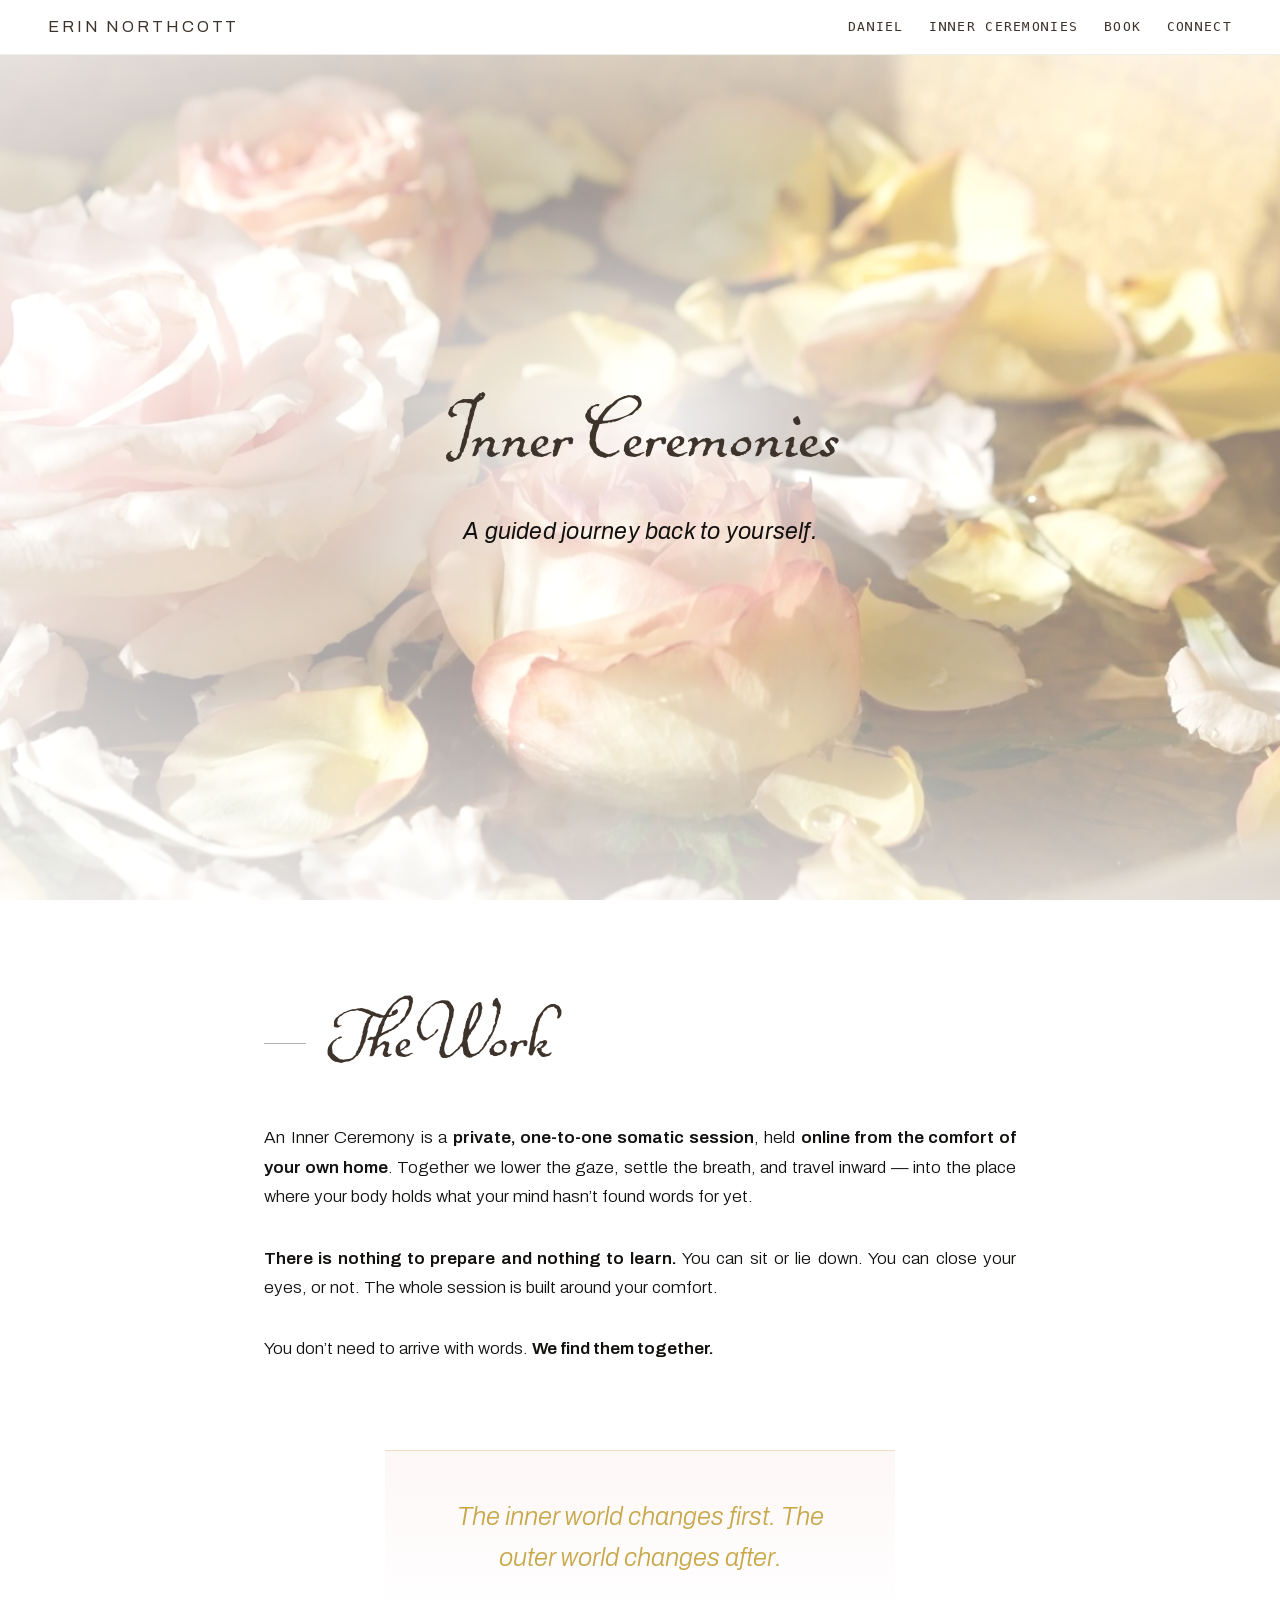
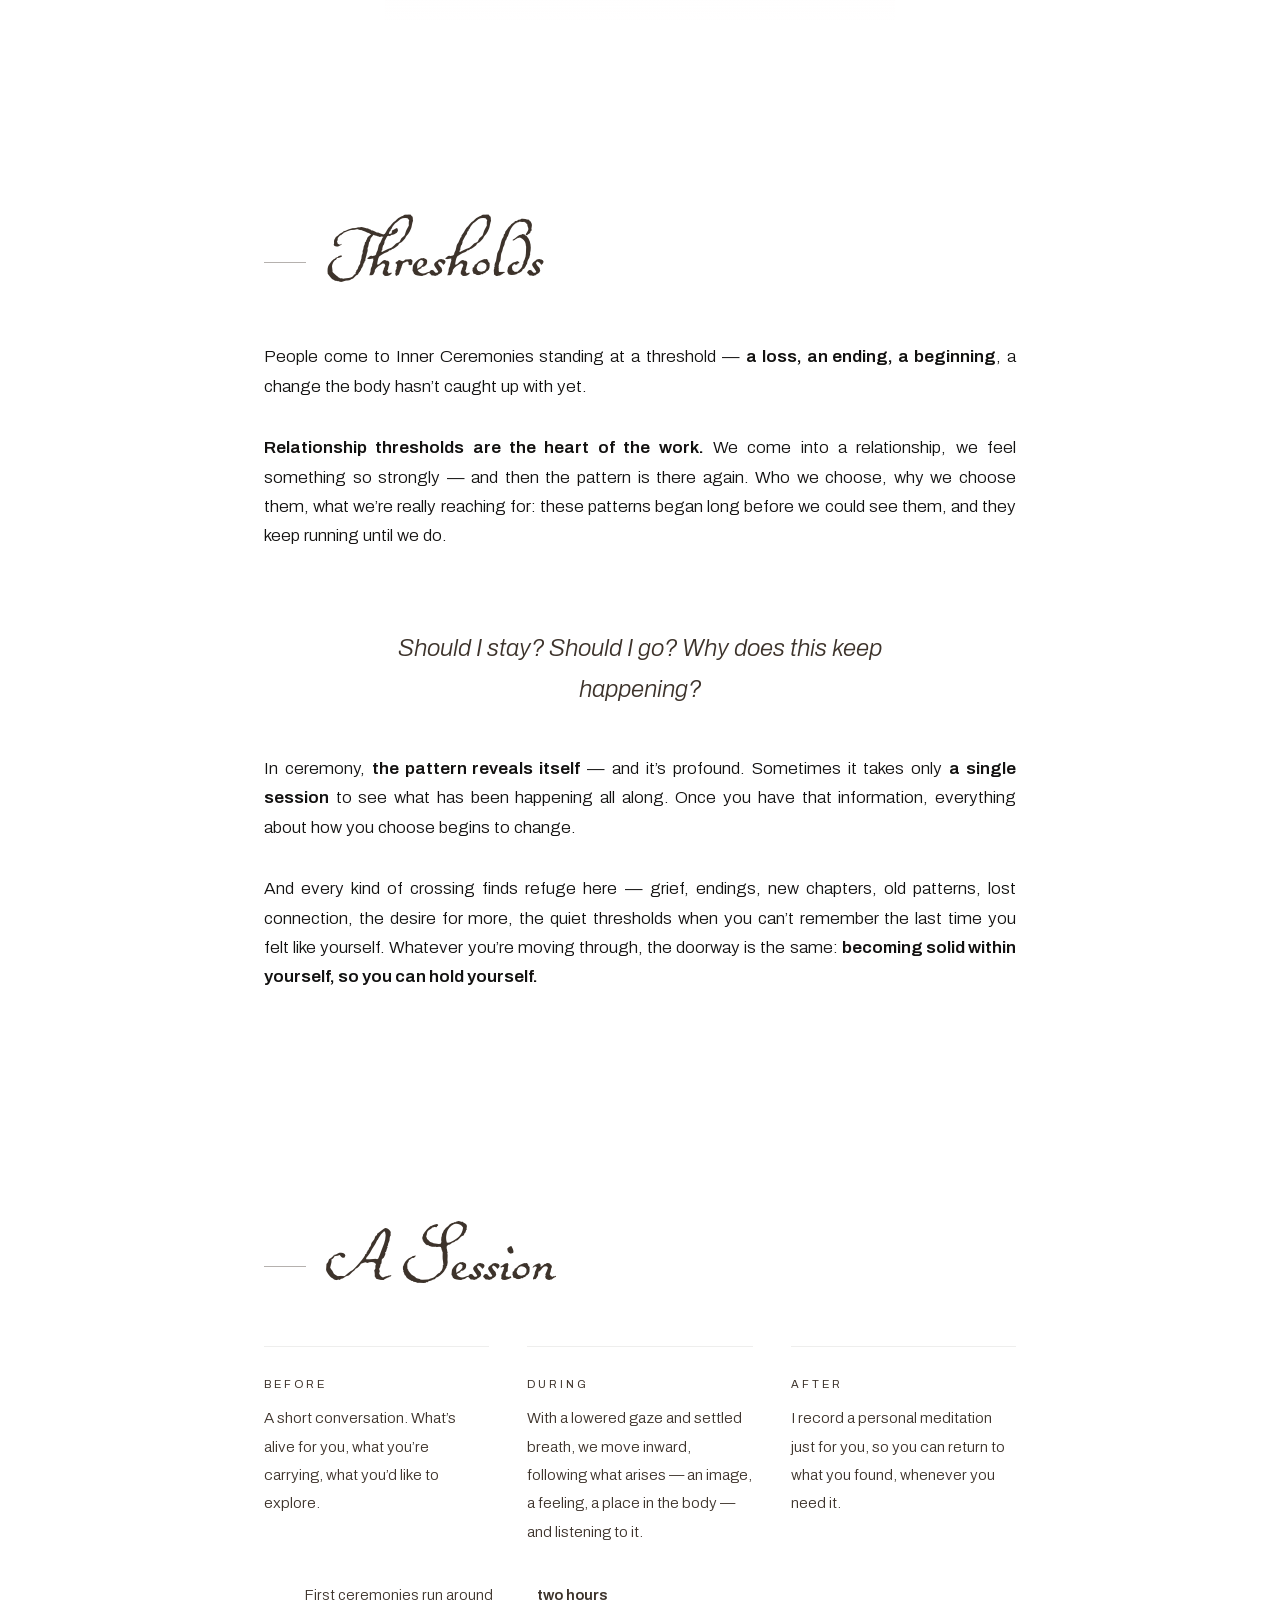
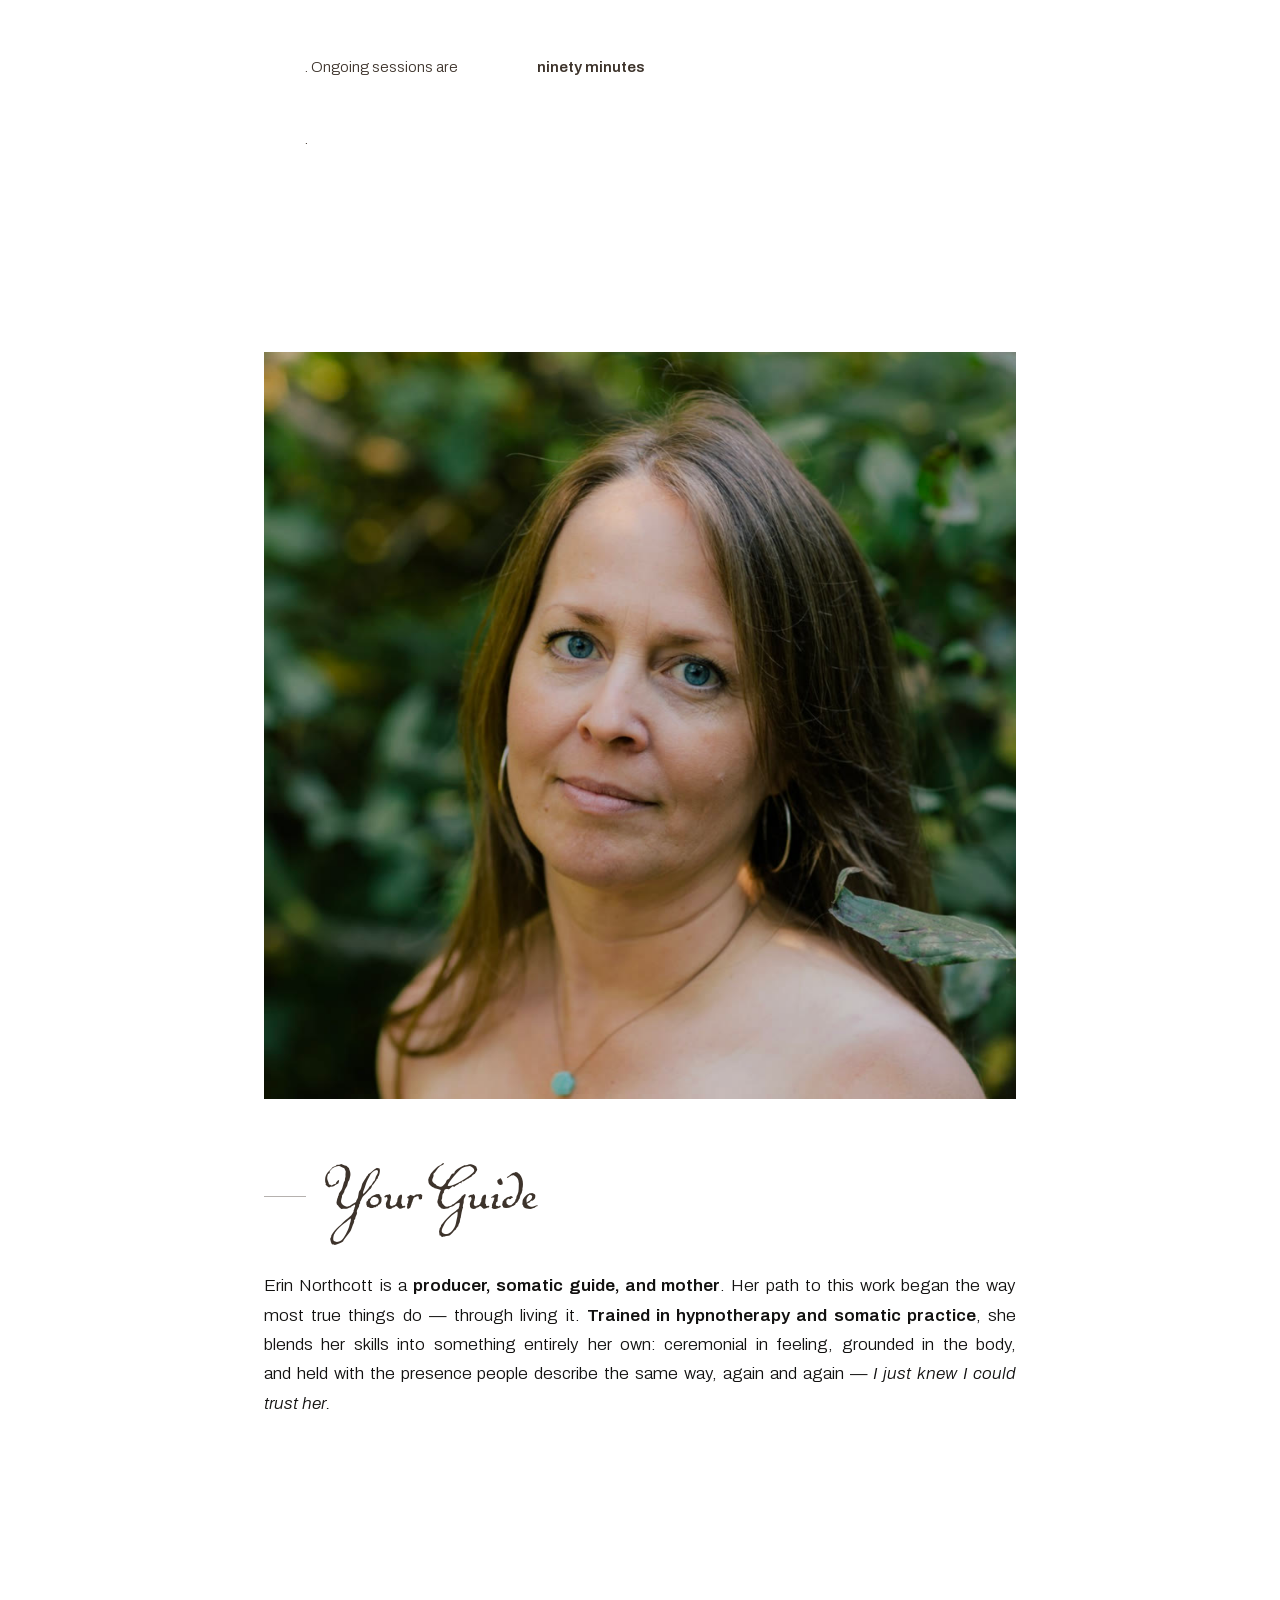
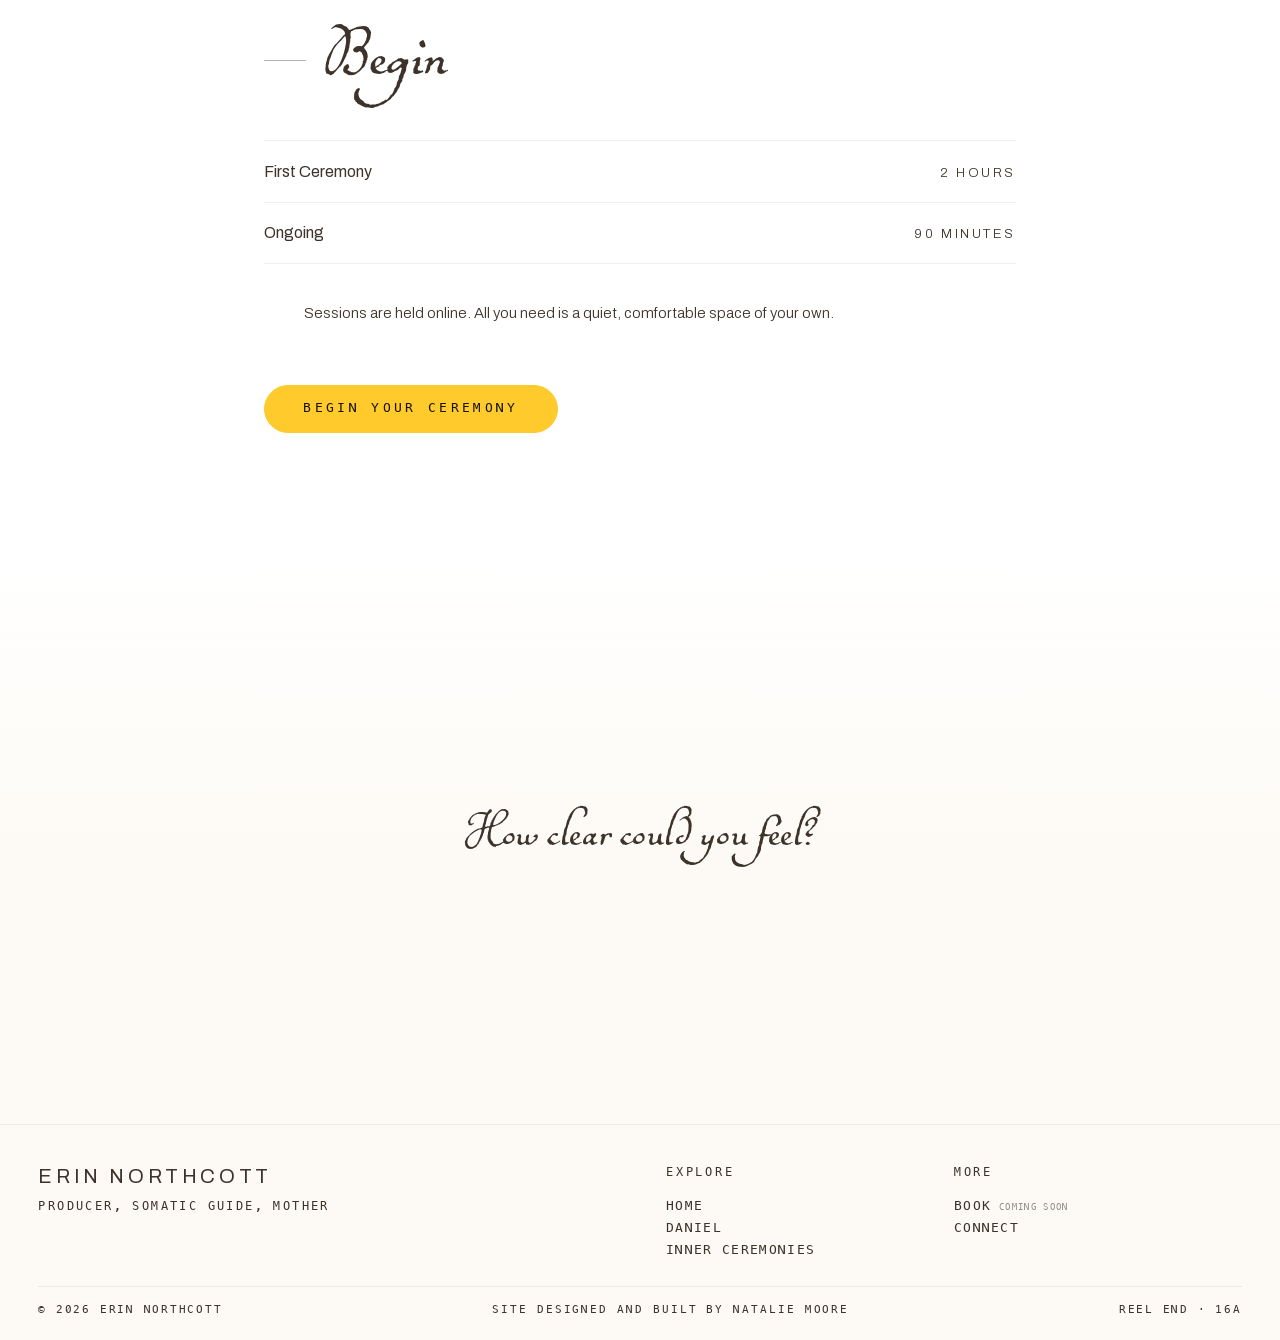
<file: inner-ceremonies-tester/index.html>
<!DOCTYPE html>
<html lang="en">
<head>
  <meta charset="UTF-8" />
  <meta name="viewport" content="width=device-width, initial-scale=1.0" />
  <!-- FAVICON (2026-10-28, hers): "a pink circle". Root-absolute, so the one
       block is identical on every page whatever its depth. SVG first for the
       browsers that take it, the 32px PNG for the ones that do not. -->
  <link rel="icon" href="/favicon.svg?v=407" type="image/svg+xml" />
  <link rel="icon" href="/favicon-32.png?v=407" sizes="32x32" type="image/png" />
  <link rel="apple-touch-icon" href="/apple-touch-icon.png?v=407" />
  <title>Inner Ceremonies (tester) &mdash; Erin Northcott</title>
  <meta name="robots" content="noindex" />
  <meta name="description" content="A guided journey back to yourself. Private, one-to-one somatic sessions with Erin Northcott, held online." />
  <link rel="preconnect" href="https://fonts.googleapis.com" />
  <link rel="preconnect" href="https://fonts.gstatic.com" crossorigin />
  <link href="https://fonts.googleapis.com/css2?family=Fraunces:ital,opsz,wght@0,9..144,300;0,9..144,400;0,9..144,500;1,9..144,300;1,9..144,400&family=JetBrains+Mono:wght@300;400&family=Caveat:wght@500;600&family=Karla:wght@200..600&family=Permanent+Marker&display=swap" rel="stylesheet" />
  <link rel="stylesheet" href="../style.css?v=407" />
</head>
<body class="is-ceremony is-temple-light">
  <!-- Arrival: a luminous veil that dissolves on load -->
  <div class="enter-veil" aria-hidden="true"></div>
  <!-- The one ground on this page: white light, with cream settling at the foot -->
  <div class="sky" aria-hidden="true"></div>
  <!-- Film grain, dialled almost out of existence: continuity, not texture -->
  <div class="grain" aria-hidden="true"></div>


  <!-- Navigation -->
  <header class="nav">
    <a class="nav__name" href="../">Erin Northcott</a>
    <nav class="nav__links" aria-label="Sections">
      <a class="nav__link" href="../daniel/">Daniel</a>
      <a class="nav__link" href="../inner-ceremonies/">Inner Ceremonies</a>
      <a class="nav__link" href="../book/">Book</a>
      <a class="nav__link" href="../connect/">Connect</a>
    </nav>
  </header>

  <main class="page temple">

    <!-- HERO -->
    <section class="temple__hero">
      <video class="temple__herovid" data-src="../videos/rose-water.mp4?v=407" poster="../images/rose-water-poster.jpg?v=407" loop muted playsinline preload="none" aria-hidden="true"></video>
      <span class="temple__herowash" aria-hidden="true"></span>
      <div class="temple__herotext">
        <h1 class="temple__title">Inner Ceremonies</h1>
        <p class="temple__sub">A guided journey back to yourself.</p>
      </div>
    </section>

    <!-- THE WORK -->
    <section class="temple__band">
      <div class="temple__measure reveal">
        <p class="temple__eyebrow">The Work</p>
        <p class="temple__lede">An Inner Ceremony is a <strong>private, one-to-one somatic session</strong>, held <strong>online from the comfort of your own home</strong>. Together we lower the gaze, settle the breath, and travel inward &mdash; into the place where your body holds what your mind hasn&rsquo;t found words for yet.</p>
        <p class="temple__lede"><strong>There is nothing to prepare and nothing to learn.</strong> You can sit or lie down. You can close your eyes, or not. The whole session is built around your comfort.</p>
        <p class="temple__lede">You don&rsquo;t need to arrive with words. <strong>We find them together.</strong></p>
      </div>
      <blockquote class="temple__pull reveal">The inner world changes first. The outer world changes after.</blockquote>
    </section>

    <!-- THRESHOLDS -->
    <section class="temple__band">
      <div class="temple__measure reveal">
        <p class="temple__eyebrow">Thresholds</p>
        <p class="temple__lede">People come to Inner Ceremonies standing at a threshold &mdash; <strong>a loss, an ending, a beginning</strong>, a change the body hasn&rsquo;t caught up with yet.</p>
        <p class="temple__lede"><strong>Relationship thresholds are the heart of the work.</strong> We come into a relationship, we feel something so strongly &mdash; and then the pattern is there again. Who we choose, why we choose them, what we&rsquo;re really reaching for: these patterns began long before we could see them, and they keep running until we do.</p>
      </div>
      <p class="temple__beat reveal">Should I stay? Should I go? Why does this keep happening?</p>
      <div class="temple__measure reveal">
        <p class="temple__lede">In ceremony, <strong>the pattern reveals itself</strong> &mdash; and it&rsquo;s profound. Sometimes it takes only <strong>a single session</strong> to see what has been happening all along. Once you have that information, everything about how you choose begins to change.</p>
        <p class="temple__lede">And every kind of crossing finds refuge here &mdash; grief, endings, new chapters, old patterns, lost connection, the desire for more, the quiet thresholds when you can&rsquo;t remember the last time you felt like yourself. Whatever you&rsquo;re moving through, the doorway is the same: <strong>becoming solid within yourself, so you can hold yourself.</strong></p>
      </div>
    </section>

    <!-- A SESSION -->
    <section class="temple__band">
      <div class="temple__measure reveal">
        <p class="temple__eyebrow">A Session</p>
      </div>
      <ol class="temple__parts reveal">
        <li class="temple__part">
          <p class="temple__partname">Before</p>
          <p class="temple__parttext">A short conversation. What&rsquo;s alive for you, what you&rsquo;re carrying, what you&rsquo;d like to explore.</p>
        </li>
        <li class="temple__part">
          <p class="temple__partname">During</p>
          <p class="temple__parttext">With a lowered gaze and settled breath, we move inward, following what arises &mdash; an image, a feeling, a place in the body &mdash; and listening to it.</p>
        </li>
        <li class="temple__part">
          <p class="temple__partname">After</p>
          <p class="temple__parttext">I record a personal meditation just for you, so you can return to what you found, whenever you need it.</p>
        </li>
      </ol>
      <div class="temple__measure reveal">
        <p class="temple__note">First ceremonies run around <strong>two hours</strong>. Ongoing sessions are <strong>ninety minutes</strong>.</p>
      </div>
    </section>

    <!-- YOUR GUIDE -->
    <section class="temple__band">
      <div class="temple__guide">
        <figure class="temple__portrait reveal">
          <img src="../images/erin2.jpg" alt="Erin Northcott" loading="lazy" decoding="async" width="900" height="894" />
        </figure>
        <div class="temple__guidetext reveal">
          <p class="temple__eyebrow">Your Guide</p>
          <p class="temple__lede">Erin Northcott is a <strong>producer, somatic guide, and mother</strong>. Her path to this work began the way most true things do &mdash; through living it. <strong>Trained in hypnotherapy and somatic practice</strong>, she blends her skills into something entirely her own: ceremonial in feeling, grounded in the body, and held with the presence people describe the same way, again and again &mdash; <em>I just knew I could trust her.</em></p>
        </div>
      </div>
    </section>

    <!-- BEGIN -->
    <section class="temple__band">
      <div class="temple__measure reveal">
        <p class="temple__eyebrow">Begin</p>
        <dl class="temple__offer">
          <div class="temple__offerrow"><dt>First Ceremony</dt><dd>2 hours</dd></div>
          <div class="temple__offerrow"><dt>Ongoing</dt><dd>90 minutes</dd></div>
        </dl>
        <p class="temple__note">Sessions are held online. All you need is a quiet, comfortable space of your own.</p>
        <p><a class="btn-enter temple__book" href="../connect/">Begin Your Ceremony</a></p>
      </div>
    </section>

    <!-- CLOSING -->
    <section class="temple__close">
      <p class="temple__closing reveal">How <em>clear</em> could you feel?</p>
    </section>

  </main>

  <footer class="footer" id="footer">
    <div class="footer__inner">

      <div class="footer__brand reveal">
        <p class="footer__name">Erin Northcott</p>
        <p class="footer__bio">Producer, somatic guide, mother</p>

      </div>

      <nav class="footer__col reveal" aria-label="Explore">
        <p class="footer__h">Explore</p>
        <a class="footer__link" href="../">Home</a>
        <a class="footer__link" href="../daniel/">Daniel</a>
        <a class="footer__link" href="../inner-ceremonies/">Inner Ceremonies</a>
      </nav>
      <nav class="footer__col reveal" aria-label="More">
        <p class="footer__h">More</p>
        <a class="footer__link" href="../book/">Book<span class="footer__soon">Coming soon</span></a>
        <a class="footer__link" href="../connect/">Connect</a>
      </nav>

    </div>

    <div class="footer__base reveal">
      <span>&copy; 2026 Erin Northcott</span>
      <a class="footer__badge footer__credit" href="https://natalielisa.com" target="_blank" rel="noopener">Site designed and built by Natalie Moore</a>
      <span class="footer__code">Reel end &middot; 16A</span>
    </div>
  </footer>

  <script src="../reveal.js?v=407" defer></script>
</body>
</html>
</file>
<file: style.css>
/* ==========================================================================
   Erin Northcott — Sunrise to Stars
   Type: Fraunces (editorial display serif) / Karla (body) / JetBrains Mono (labels)
   ========================================================================== */

/* ==========================================================================
   SELF-HOSTED FACES (2026-09-07)

   Menlo takes over the label role from JetBrains Mono, and Baxter Clean the
   cursive one from Caveat. Both are subset to Latin plus the punctuation this
   site actually sets, which is why they are 17KB and 59KB rather than 475KB
   and 240KB.

   Both are Regular only. font-synthesis-weight is off so the browser fakes
   nothing: any --mono rule asking for 300 or 500 simply gets 400 rather than a
   smeared or emboldened counterfeit of a weight that does not exist.
   ========================================================================== */
@font-face {
  font-family: 'Menlo Web';
  src: url("fonts/menlo-regular.woff2") format("woff2");
  font-weight: 400;
  font-style: normal;
  font-display: swap;
}
/* Bold and both italics are lifted out of the system Menlo.ttc, which carries
   all four. Menlo is the body face now, so <strong> and <em> have to be real
   cuts: with Regular alone every emphasis in the copy would have flattened to
   nothing under font-synthesis-weight: none. */
@font-face {
  font-family: 'Menlo Web';
  src: url("fonts/menlo-bold.woff2") format("woff2");
  font-weight: 700;
  font-style: normal;
  font-display: swap;
}
@font-face {
  font-family: 'Menlo Web';
  src: url("fonts/menlo-italic.woff2") format("woff2");
  font-weight: 400;
  font-style: italic;
  font-display: swap;
}
@font-face {
  font-family: 'Menlo Web';
  src: url("fonts/menlo-bolditalic.woff2") format("woff2");
  font-weight: 700;
  font-style: italic;
  font-display: swap;
}
/* Archivo, variable 100..900 in both styles, straight from Google Fonts (OFL).
   Latin subset only: the latin-ext and vietnamese cuts this site never sets. */
@font-face {
  font-family: 'Archivo';
  src: url("fonts/archivo-normal.woff2") format("woff2");
  font-weight: 100 900;
  font-style: normal;
  font-display: swap;
}
@font-face {
  font-family: 'Archivo';
  src: url("fonts/archivo-italic.woff2") format("woff2");
  font-weight: 100 900;
  font-style: italic;
  font-display: swap;
}
@font-face {
  font-family: 'Baxter Clean';
  src: url("fonts/baxter-clean.woff2") format("woff2");
  font-weight: 400;
  font-style: normal;
  font-display: swap;
}
@font-face {
  font-family: 'Ballerino';
  src: url("fonts/ballerino.woff2") format("woff2");
  font-weight: 400;
  font-style: normal;
  font-display: swap;
}

:root {
  --white:    #ffffff;
  --gold:     #c9a84c;
  --gold-lite:#e9c766;
  --rose:      #f5c6c6;
  --rose-deep: #bf5468;   /* rose with enough weight to read on the light sky */
  --clay:     #8b5e3c;
  --midnight: #0a0a1a;

  --ink:      #3a2e22;   /* warm near-black for body text on light sky */
  --ink-soft: #6b5a48;

  --serif: 'Fraunces', Georgia, Cambria, 'Times New Roman', serif; /* display */
  --mono:  'Menlo Web', Menlo, ui-monospace, SFMono-Regular, monospace; /* labels */
  --hand:  'Ballerino', 'Baxter Clean', 'Caveat', 'Segoe Script', cursive;   /* archival hand: Ballerino ITC trial 2026-09-09, Baxter behind it */
  --body:  'Archivo', 'Helvetica Neue', Arial, sans-serif;           /* paragraphs. Karla -> Menlo -> Archivo, 2026-09-07 */

  --accent-red: #b23a2e;   /* oxidized brick — the documentary's red, on palette */

  --measure:  72ch;
  --ease:     cubic-bezier(.22,.61,.36,1);
}

* { box-sizing: border-box; }

/* Menlo now ships 400 and 700, so only the cursive needs synthesis held off */
[class*="hand"], .keyart__line { font-synthesis-weight: none; }

html { scroll-behavior: smooth; }

body {
  position: relative;      /* anchors .endsky to the bottom of the document */
  margin: 0;
  font-family: var(--body);
  font-optical-sizing: auto;
  color: var(--ink);
  background: var(--midnight); /* fallback beneath the sky */
  -webkit-font-smoothing: antialiased;
  text-rendering: optimizeLegibility;
  overflow-x: hidden;
}

/* --------------------------------------------------------------------------
   Fixed atmosphere layers
   -------------------------------------------------------------------------- */
.sky {
  position: fixed;
  inset: 0;
  z-index: -3;
  /* JS overwrites this; static pink-peach sunrise as no-JS fallback */
  background: linear-gradient(180deg, #fdeef1 0%, #f7c8c7 50%, #f8c290 100%);
  will-change: background;
}

.stars {
  position: fixed;
  inset: 0;
  z-index: -1;
  opacity: 0;              /* JS raises this near the night section */
  pointer-events: none;
  will-change: opacity;
}

/* glowing horizon light-band (a nod to Rising Temps) — a warm horizon that
   intensifies into the night via the --night signal set by sky.js */
.horizon {
  position: fixed;
  left: 0; right: 0;
  top: 60%;
  height: 46vh;
  transform: translateY(-50%);
  z-index: -2;
  pointer-events: none;
  /* MINIMISED 2026-10-04: "whatever this white blurry line is, it needs to
     be minimized". This is the band across the night sky. Three changes,
     all of them making it less of a LINE and more of a glow:
       - opacity ceiling .78 -> .26 at full night (about a third), and the
         floor .16 -> .06 so it barely registers before the night
       - the ellipse goes 58% -> 96% of the element's height, so the same
         light is spread over nearly twice the band, and the stops move out
         (40->46, 66->74) so the core is less concentrated
       - blur 34px -> 54px
     Kept, not deleted: it is what stops the night reading as flat. */
  background:
    radial-gradient(220% 96% at 50% 50%,
      rgba(255,244,222,.55) 0%,
      rgba(233,199,102,.30) 46%,
      rgba(201,168,76,.12) 74%,
      transparent 94%);
  filter: blur(54px);
  mix-blend-mode: screen;
  opacity: calc(.06 + var(--night, 0) * .20);
  will-change: opacity;
}

/* ambient celestial dust — drifts across the whole site (motes.js) */
.motes { position: fixed; inset: 0; z-index: -1; pointer-events: none; }


/* portal edge vignette — a soft threshold frame that deepens the space */
.vignette {
  position: fixed;
  inset: 0;
  z-index: 5;
  pointer-events: none;
  background: radial-gradient(128% 108% at 50% 42%, transparent 54%, rgba(8,5,16,.30) 100%);
}

/* arrival veil — a luminous wash that dissolves on load, like entering */
.enter-veil {
  position: fixed;
  inset: 0;
  z-index: 999;
  pointer-events: none;
  background: radial-gradient(circle at 50% 44%, #ffffff 0%, #fbe0e0 40%, #f6c290 100%);
  animation: enter 2s var(--ease) forwards;
}
@keyframes enter {
  0%   { opacity: 1; transform: scale(1.05); }
  55%  { opacity: .55; }
  100% { opacity: 0; visibility: hidden; transform: scale(1); }
}

/* film grain over everything — gives the flat gradients a cinematic tooth */
.grain {
  position: fixed;
  inset: 0;
  z-index: 6;
  pointer-events: none;
  opacity: .8;
  mix-blend-mode: soft-light;
  background-image: url("data:image/svg+xml,%3Csvg xmlns='http://www.w3.org/2000/svg' width='160' height='160'%3E%3Cfilter id='n'%3E%3CfeTurbulence type='fractalNoise' baseFrequency='0.9' numOctaves='2' stitchTiles='stitch'/%3E%3C/filter%3E%3Crect width='100%25' height='100%25' filter='url(%23n)'/%3E%3C/svg%3E");
  background-size: 150px 150px;
  animation: grainshift .6s steps(2) infinite;   /* subtle projector flicker */
}
@keyframes grainshift {
  0% { transform: translate(0,0); } 50% { transform: translate(-4px,3px); } 100% { transform: translate(3px,-2px); }
}

/* warm light leaks bleeding in from the edges, like an old exposed reel */
.leaks {
  position: fixed;
  inset: 0;
  z-index: 4;
  pointer-events: none;
  mix-blend-mode: screen;
  opacity: .5;
  background:
    radial-gradient(60% 40% at 100% 0%, rgba(255,196,120,.5), transparent 60%),
    radial-gradient(50% 45% at 0% 85%, rgba(232,120,120,.4), transparent 62%),
    radial-gradient(40% 30% at 8% 8%, rgba(255,230,170,.35), transparent 60%);
  animation: leakbreathe 14s ease-in-out infinite;
}
@keyframes leakbreathe { 0%,100% { opacity: .38; } 50% { opacity: .62; } }

/* dust specks & a couple of hairline scratches drifting on the negative */
.dust {
  position: fixed;
  inset: 0;
  z-index: 5;
  pointer-events: none;
  opacity: .5;
  background-image:
    radial-gradient(1px 1px at 20% 30%, rgba(255,250,235,.9), transparent),
    radial-gradient(1px 1px at 70% 20%, rgba(255,250,235,.7), transparent),
    radial-gradient(1.5px 1.5px at 40% 70%, rgba(30,20,10,.5), transparent),
    radial-gradient(1px 1px at 85% 60%, rgba(255,250,235,.8), transparent),
    radial-gradient(1px 1px at 55% 85%, rgba(30,20,10,.4), transparent);
  animation: dustflick .5s steps(3) infinite;
}
@keyframes dustflick { 0%,100% { opacity: .42; } 33% { opacity: .55; } 66% { opacity: .34; } }

/* the hairline scratches ride on their own layer so they can weave in the
   gate without dragging the specks along with them */
.dust::after {
  content: "";
  position: absolute;
  inset: 0;
  background-image:
    linear-gradient(90deg, transparent 12%, rgba(255,255,255,.10) 12.2%, transparent 12.4%),
    linear-gradient(90deg, transparent 78%, rgba(20,12,6,.12) 78.15%, transparent 78.3%);
  animation: gateweave 9s ease-in-out infinite;
}
/* an uneven sway — film never wanders back to exactly where it started */
@keyframes gateweave {
  0%   { transform: translateX(0); }
  18%  { transform: translateX(2.4px); }
  33%  { transform: translateX(-1.1px); }
  52%  { transform: translateX(-2.8px); }
  71%  { transform: translateX(.9px); }
  88%  { transform: translateX(2px); }
  100% { transform: translateX(0); }
}
@media (prefers-reduced-motion: reduce) {
  .dust::after { animation: none; }
}

/* film-edge markings — a strip of exposed negative running down each side.
   The strip carries its own ground (a warm film base) rather than a blend
   mode, so the sprockets read over the dawn sky and the night alike —
   multiply would have erased them from #night down. */
/* The strip is deliberately still. Both the slow crawl and the stepped
   pull-down were tried and cut -- the edge should read as film without
   asking for any attention. (git 810bcf1..v140 has the gate mechanics if
   the motion is ever wanted back.) */
.filmedge {
  position: fixed;
  top: 0; bottom: 0;
  width: 46px;
  z-index: 5;
  pointer-events: none;
  overflow: hidden;                       /* the print column is taller than the viewport */
  font-family: var(--mono);
  font-size: .58rem;
  font-weight: 500;
  letter-spacing: .12em;
  color: rgba(255,238,212,.74);
  text-shadow: 0 0 3px rgba(18,10,4,.7), 0 1px 1px rgba(18,10,4,.55);
}
.filmedge--l {
  left: 0;
  background: linear-gradient(to right,
    rgba(24,14,6,.30) 0%, rgba(24,14,6,.27) 64%, rgba(24,14,6,0) 100%);
}
.filmedge--r {
  right: 0;
  background: linear-gradient(to left,
    rgba(24,14,6,.30) 0%, rgba(24,14,6,.27) 64%, rgba(24,14,6,0) 100%);
}

/* the perforations */
.filmedge::before {
  content: "";
  position: absolute;
  top: 0; bottom: 0;
  width: 20px;
  background-image: url("data:image/svg+xml,%3Csvg xmlns='http://www.w3.org/2000/svg' width='20' height='58'%3E%3Crect x='4' y='17' width='12' height='24' rx='3.5' fill='%23fff4de' fill-opacity='.66'/%3E%3C/svg%3E");
  background-repeat: repeat-y;
  background-size: 20px 58px;
}
.filmedge--l::before { left: 0; }
.filmedge--r::before { right: 0; }

/* the edge printing, repeating evenly down the strip */
.filmedge__print {
  position: absolute;
  top: -290px;
}
.filmedge--l .filmedge__print { left: 20px; right: 0; }
.filmedge--r .filmedge__print { left: 0; right: 20px; }
.filmedge__mark {
  display: flex;
  align-items: center;
  justify-content: center;
  height: 290px;                          /* five pitches */
  writing-mode: vertical-rl;
  text-orientation: mixed;
  white-space: nowrap;
}

@media (max-width: 720px) { .filmedge { display: none; } }

/* --------------------------------------------------------------------------
   Handwritten / archival accents (from the documentary's title cards)
   -------------------------------------------------------------------------- */
/* a word with a rough, hand-scrawled underline beneath it */
.hand-underline {
  position: relative;
  white-space: nowrap;
}
.hand-underline::after {
  content: "";
  position: absolute;
  left: -2%; right: -2%;
  bottom: -.24em;
  height: .34em;
  background: no-repeat center/100% 100%
    url("data:image/svg+xml,%3Csvg xmlns='http://www.w3.org/2000/svg' width='240' height='16' viewBox='0 0 240 16'%3E%3Cpath d='M3 9 C 60 3, 120 13, 180 6 S 232 5, 237 8' fill='none' stroke='%23b23a2e' stroke-width='3' stroke-linecap='round'/%3E%3C/svg%3E");
  opacity: .9;
}
/* the red accent word, in the film's oxidized brick */
.ink-accent { color: var(--accent-red); font-style: italic; }

/* small handwritten archival annotation */
.hero__note {
  font-family: var(--hand);
  font-size: clamp(1.1rem, 1.7vw, 1.45rem);
  color: #000;
  opacity: .82;
  margin: .9rem 0 0;
  transform: rotate(-2.2deg);
}
/* handwritten caption under the pull-quote */
.pullquote__hand {
  font-family: var(--hand);
  font-size: clamp(1.8rem, 3.4vw, 2.7rem);
  color: var(--clay);
  margin: .4rem 0 0 .3rem;
  transform: rotate(-1.6deg);
}

/* --------------------------------------------------------------------------
   Navigation
   -------------------------------------------------------------------------- */
.nav {
  position: fixed;
  top: 0; left: 0; right: 0;
  z-index: 50;
  display: flex;
  align-items: center;
  justify-content: space-between;
  gap: 1rem;
  padding: 1.15rem clamp(1.1rem, 4vw, 3rem);
  /* translucent bar — light over the bright mid sections, dark over hero/night */
  background: rgba(255,255,255,0.06);
  background: color-mix(in srgb, rgba(255,255,255,.05), rgba(12,10,26,.5) calc(var(--dusk, 0) * 100%));
  backdrop-filter: blur(9px);
  -webkit-backdrop-filter: blur(9px);
  border-bottom: 1px solid rgba(255,255,255,0.12);
}
.nav__name {
  font-family: var(--body);
  font-weight: 700;
  font-size: clamp(.9rem, 1.25vw, 1.1rem);
  letter-spacing: .14em;
  text-transform: uppercase;
  color: var(--ink);                                                               /* fallback */
  color: color-mix(in oklab, var(--ink), #fdf6e8 calc(var(--dusk, 0) * 100%)); /* ink ↔ ivory */
  text-decoration: none;
  white-space: nowrap;
}
.nav__links {
  display: flex;
  flex-wrap: wrap;
  gap: clamp(.9rem, 2vw, 2rem);
  justify-content: flex-end;
}
.nav__link {
  position: relative;
  font-family: var(--mono);
  text-decoration: none;
  font-size: .82rem;
  font-weight: 400;
  letter-spacing: .1em;
  text-transform: uppercase;
  color: var(--ink-soft);                                                                       /* fallback */
  color: color-mix(in oklab, var(--ink-soft), rgba(253,246,232,.92) calc(var(--dusk, 0) * 100%));
  cursor: default;                 /* stubbed for now */
  transition: color .3s var(--ease);
}
.nav__link:hover { color: #e2809b; }   /* pink hover */
/* a straight pink rule, the width of the word, wiped in from the left */
.nav__link::after {
  content: "";
  position: absolute;
  left: 0;
  right: .1em;                     /* trims the trailing letter-space, so the
                                      rule ends on the last glyph, not past it */
  bottom: -.35em;
  height: 2px;
  background: #e57fa0;
  opacity: 0;
  clip-path: inset(0 100% 0 0);
  transition: opacity .22s var(--ease), clip-path .42s var(--ease);
  pointer-events: none;
}
.nav__link:hover::after,
.nav__link:focus-visible::after { opacity: 1; clip-path: inset(0 0 0 0); }

/* --------------------------------------------------------------------------
   Sections & shared type
   -------------------------------------------------------------------------- */
.page { position: relative; z-index: 1; }

.section {
  position: relative;
  padding: clamp(6rem, 16vh, 12rem) clamp(1.25rem, 6vw, 5rem);
  display: flex;
  flex-direction: column;
  justify-content: center;
  min-height: 100vh;
}

.measure { max-width: var(--measure); margin: 0 auto; }

.eyebrow {
  font-family: var(--mono);
  font-size: .72rem;
  font-weight: 400;
  letter-spacing: .22em;
  text-transform: uppercase;
  color: #000;                 /* stated, not warm-brown */
  margin: 0 0 1.4rem;
}
.eyebrow--light { color: var(--gold-lite); }

/* the section titles are the cursive now (2026-09-07), not Fraunces italic.
   Baxter is a copperplate: it is already slanted, so the italic comes off,
   and a script needs air under it and none of the serif's negative tracking,
   or the descenders of one line tangle with the capitals of the next. */
.section__title {
  font-family: var(--hand);
  font-style: normal;
  font-weight: 400;
  /* Baxter's cap-height is low for its em, so it has to be set larger than
     Fraunces was just to outrank the paragraph under it. */
  font-size: clamp(4rem, 9.5vw, 7.4rem);   /* much bigger, 2026-09-09 */
  line-height: 1.14;
  letter-spacing: 0;
  text-wrap: balance;
  margin: 0 0 1.5rem;
  color: #000;                 /* stated, not warm-brown */
}
.section__title--light { color: #fff7ea; }

.lede {
  font-size: clamp(0.98rem, 1.2vw, 1.14rem);   /* Karla sets a touch smaller than Arial */
  line-height: 1.72;
  color: #000;              /* body paragraphs read black, not warm brown */
  margin: 0;
}
.lede--light { color: rgba(255,248,238,.9); }

/* --------------------------------------------------------------------------
   SUNRISE — hero
   -------------------------------------------------------------------------- */
.section--hero {
  align-items: center;
  text-align: center;
  min-height: 100vh;
  overflow: hidden;
  /* the hero holds nothing but the photo, so it doesn't need full section padding */
  padding-top: clamp(4rem, 9vh, 7rem);
  padding-bottom: clamp(4rem, 9vh, 7rem);
}
/* Erin is the landing: the whole frame, edges and all, filling the screen with
   the nav floating over it. The collage carries its own black film border, so
   the ground behind it is that same black — any letterboxing reads as more of
   the border rather than as a gap. */
.section--hero {
  min-height: 100vh;
  padding: 0;
  justify-content: center;
}
.hero {
  max-width: none;
  width: 100%;
  margin: 0;
  position: relative;
  z-index: 2;
}
/* the film is the landing — its border is part of the edit, so it's shown
   whole on black exactly as the collage was */
/* full bleed, edge to edge, under the nav — the whole frame at its own 16:9,
   so nothing is cropped and there is no black ground anywhere */
.section--hero .filmframe { width: 100%; max-width: none; margin: 0; }
.section--hero .filmframe__img {
  aspect-ratio: 16 / 9;
  height: auto;
  background: none;
}
.section--hero .filmframe__img video { object-fit: contain; }
.section--hero .filmframe__cap { display: none; }
.section--hero .film__cta { margin-top: clamp(1.2rem, 3vh, 2rem); }
/* Narrower than the frame's own 16:9, filling the height would letterbox it into
   a sea of black — so the hero stops trying to fill the screen and simply shows
   the whole frame at its natural size. Nothing is ever cropped, at any width. */
@media (max-width: 1000px) {
  .section--hero { min-height: 0; }
  .section--hero .filmframe__img { height: auto; aspect-ratio: 1920 / 1080; }
}

/* the film keeps its own stage, one scroll in */
.section--film {
  min-height: 0;
  padding-top: clamp(2.5rem, 6vh, 4.5rem);
  padding-bottom: clamp(3.5rem, 9vh, 6.5rem);
}
.section--film .filmframe { width: 100%; max-width: min(92vw, 1100px); margin: 0 auto; }


/* soft cloud banks on either side of the sunrise hero — you enter between them */
.hero__clouds { position: absolute; inset: 0; z-index: 0; pointer-events: none; overflow: hidden; }
.hero__clouds span {
  position: absolute;
  display: block;
  /* several overlapping puffs → a lumpy, cloud-like mass */
  background:
    radial-gradient(closest-side at 26% 62%, rgba(255,255,255,.92), rgba(255,255,255,0)),
    radial-gradient(closest-side at 48% 42%, rgba(255,255,255,.98), rgba(255,255,255,0)),
    radial-gradient(closest-side at 70% 60%, rgba(255,255,255,.90), rgba(255,255,255,0)),
    radial-gradient(closest-side at 40% 74%, rgba(255,255,255,.84), rgba(255,255,255,0)),
    radial-gradient(closest-side at 84% 46%, rgba(255,255,255,.80), rgba(255,255,255,0));
  background-repeat: no-repeat;
  filter: blur(16px);
  will-change: transform;
}
/* left bank — drifts gently inward and back, like parting clouds */
.hero__clouds span:nth-child(1) { width: 44vw; height: 24vw; top:  4%; left: -22%; opacity: .92; animation: cloud-l 27s ease-in-out infinite; }
.hero__clouds span:nth-child(2) { width: 36vw; height: 20vw; top: 42%; left: -18%; opacity: .78; animation: cloud-l 35s ease-in-out infinite; }
.hero__clouds span:nth-child(3) { width: 32vw; height: 18vw; top: 72%; left: -24%; opacity: .72; animation: cloud-l 31s ease-in-out infinite; }
/* right bank */
.hero__clouds span:nth-child(4) { width: 44vw; height: 24vw; top:  2%; right: -22%; opacity: .92; animation: cloud-r 29s ease-in-out infinite; }
.hero__clouds span:nth-child(5) { width: 36vw; height: 20vw; top: 40%; right: -18%; opacity: .78; animation: cloud-r 37s ease-in-out infinite; }
.hero__clouds span:nth-child(6) { width: 32vw; height: 18vw; top: 70%; right: -24%; opacity: .72; animation: cloud-r 33s ease-in-out infinite; }
@keyframes cloud-l { 0%, 100% { transform: translateX(0); } 50% { transform: translateX(6vw); } }
@keyframes cloud-r { 0%, 100% { transform: translateX(0); } 50% { transform: translateX(-6vw); } }
.hero .eyebrow { color: var(--clay); }
.section--hero .eyebrow::before { content: "\2014\00a0"; }
.section--hero .eyebrow::after  { content: "\00a0\2014"; }
.hero__name {
  font-family: var(--serif);
  font-weight: 400;
  font-size: clamp(2.1rem, 9.4vw, 6.2rem);
  line-height: 1;
  letter-spacing: -.015em;
  white-space: nowrap;                 /* one line */
  margin: 0;
  color: var(--ink);
}
.hero__tagline {
  font-family: var(--serif);
  font-size: clamp(1.1rem, 2vw, 1.5rem);
  font-style: italic;
  color: var(--clay);
  margin: 1.4rem 0 0;
}


/* --------------------------------------------------------------------------
   GOLDEN HOUR — pullquote + ripple
   -------------------------------------------------------------------------- */
.pullquote {
  position: relative;
  margin: clamp(4rem, 10vh, 8rem) auto 0;
  max-width: 30ch;
  text-align: center;
}
.pullquote blockquote {
  position: relative;
  z-index: 1;
  margin: 0;
  font-family: var(--serif);
  font-style: italic;
  font-size: clamp(1.8rem, 5vw, 3.2rem);
  line-height: 1.2;
  color: var(--clay);
}

/* the DANIEL button reads white like the other two, and fills pink on hover */
.film__cta { text-align: center; margin: 0; }
.film__cta .btn-enter { color: #000; }
.film__cta .btn-enter:hover,
.film__cta .btn-enter:focus-visible {
  background: var(--rose);
  border-color: var(--rose);
  color: #000;
}


/* --------------------------------------------------------------------------
   Reel 02 arrives blown out and resolves — bloom.js sets --bloom on :root as
   the rose comes up the screen. At rest it is 0 and nothing renders.
   -------------------------------------------------------------------------- */
/* No white disc landing on top of it — the rose itself arrives as diffuse
   light and gathers into a flower: blurred, bright, colourless and barely
   there, resolving into focus as it comes up the screen. */




/* film still as a warm duotone inside a 16mm-style frame — clickable to the film */
.filmframe { margin: 0; position: relative; }
.filmframe__link { display: block; position: relative; text-decoration: none; color: inherit; cursor: pointer; }
/* the gate border is baked into Erin's own edit — no CSS mask needed */
.filmframe__img {
  position: relative;
  aspect-ratio: 16 / 9;                /* matches the documentary clip */
  overflow: hidden;
  border-radius: 2px;
}

.filmframe__img img,
.filmframe__img video {
  width: 100%; height: 100%;
  object-fit: cover;
  display: block;
  filter: contrast(1.03) saturate(.85); /* gently muted to sit in the palette */
}

/* The "Watch the trailer" cue is GONE (2026-10-02, at her ask): "i dont
   want to see that watch the trailer button, it shouldn't be there". The
   span is out of index.html and every rule that existed only for it is out
   of here. The hero image itself is still the link — the <a> wrapping it
   still opens the trailer dialog and still carries the aria-label — so
   nothing is lost but the badge. */
.filmframe__img::after {               /* subtle warm grade for cohesion */
  content: "";
  position: absolute; inset: 0;
  background: linear-gradient(155deg, rgba(139,94,60,.20), rgba(201,168,76,.10) 55%, rgba(245,198,198,.14));
  mix-blend-mode: soft-light;
}
.filmframe__cap {
  display: flex;
  justify-content: space-between;
  gap: 1rem;
  margin-top: 1.5rem;
  font-family: var(--mono);
  font-size: .68rem;
  letter-spacing: .12em;
  text-transform: uppercase;
  color: var(--ink-soft);
}


/* ---- The Becoming: text beside the unfurling-rose video ------------------- */

.section--sunset { overflow: hidden; }
.petals {
  position: absolute;
  inset: 0;
  width: 100%;
  height: 100%;
  pointer-events: none;
}
.petals--back  { z-index: 0; }
.petals--front { z-index: 4; }
.becoming__grid { position: relative; z-index: 2; }

.becoming__grid {
  position: relative;
  z-index: 2;
  width: 100%;
  max-width: 1200px;
  margin: 0 auto;
  display: grid;
  grid-template-columns: 0.88fr 1.12fr;   /* the text column ends where the text does */
  gap: clamp(1.75rem, 4.6vw, 4.25rem);
  align-items: center;
}
.becoming__text { max-width: 60ch; text-align: left; }   /* 2026-11-12: matches the grid track */
.becoming__text .lede + .lede { margin-top: 1.1rem; }
/* the title holds one line beside the rose; the copy sits a touch smaller (2026-09-09) */
.becoming__text { container-type: inline-size; }   /* the title sizes off its own column */
.becoming__text .section__title {
  white-space: nowrap;
  font-size: clamp(2.6rem, 22cqi, 6rem);   /* the line is ~4.2em wide, so 22cqi always fits */
}
.becoming__text .lede { font-size: clamp(0.98rem, 1.2vw, 1.14rem); }   /* 2026-10-26,
   "why is the font size different from inner ceremnie and her bio? keep it
   consistent": this had been a size down from every other paragraph on the
   site since 2026-09-09. It now matches .lede exactly. */

/* Pill buttons (DANIEL, ENTER) — outlined in rose, filling pink on hover */
.btn-enter {
  display: inline-block;
  margin-top: clamp(1.8rem, 3.2vw, 2.6rem);
  font-family: var(--mono);
  font-size: .84rem;
  letter-spacing: .3em;
  text-transform: uppercase;
  color: var(--rose-deep);                                                    /* fallback */
  color: color-mix(in oklab, var(--rose-deep), var(--rose) calc(var(--dusk, 0) * 100%));
  text-decoration: none;
  padding: 1.15rem 3rem;
  border: 1px solid currentColor;   /* deep rose on the light sky → pale rose as it darkens */
  border-radius: 0;
  background: transparent;
  transition: background .4s var(--ease), color .4s var(--ease), border-color .4s var(--ease);
}
.btn-enter:hover,
.btn-enter:focus-visible {
  background: var(--rose);
  border-color: var(--rose);
  color: var(--ink);
}

.becoming__media { margin: 0; position: relative; max-width: 580px; }

/* soft-edged orb that clips the video + its 8mm film overlays together */
/* a square, like the film frame — nothing else on this site is round */
.becoming__film {
  position: relative;
  aspect-ratio: 1 / 1;
  overflow: hidden;
  border-radius: 0;
  /* the dark ring that seated the print in the metal is gone with the
     emboss (2026-10-02) — same as .erin__plate img */
}
.becoming__film video {
  width: 100%;
  height: 100%;
  object-fit: cover;
  display: block;
  /* warm, faded 8mm color grade */
  filter: sepia(.34) saturate(1.32) contrast(1.06) brightness(1.04) hue-rotate(-8deg);
  animation: film8-weave 3.2s steps(6) infinite;   /* subtle gate weave */
}
/* flickering film grain over the rose */
.becoming__grain8 {
  position: absolute; inset: -10%;
  pointer-events: none;
  z-index: 2;
  opacity: .5;
  mix-blend-mode: overlay;
  background-image: url("data:image/svg+xml,%3Csvg xmlns='http://www.w3.org/2000/svg' width='140' height='140'%3E%3Cfilter id='n'%3E%3CfeTurbulence type='fractalNoise' baseFrequency='0.9' numOctaves='2' stitchTiles='stitch'/%3E%3C/filter%3E%3Crect width='100%25' height='100%25' filter='url(%23n)'/%3E%3C/svg%3E");
  background-size: 130px 130px;
  animation: film8-grain .5s steps(4) infinite, film8-flicker 2.6s ease-in-out infinite;
}
/* warm vignette + top/bottom light bloom, like a projected frame */
.becoming__vignette {
  position: absolute; inset: 0;
  pointer-events: none;
  z-index: 3;
  background:
    radial-gradient(120% 120% at 50% 50%, transparent 52%, rgba(40,18,8,.55) 100%),
    linear-gradient(180deg, rgba(255,226,180,.12), transparent 30%, transparent 72%, rgba(60,20,10,.25));
  mix-blend-mode: multiply;
}
@keyframes film8-grain {
  0% { transform: translate(0,0); } 25% { transform: translate(-3%,2%); }
  50% { transform: translate(2%,-3%); } 75% { transform: translate(-2%,-1%); } 100% { transform: translate(1%,3%); }
}
@keyframes film8-flicker { 0%,100% { opacity: .42; } 45% { opacity: .58; } 70% { opacity: .34; } }
@keyframes film8-weave {
  0% { transform: translate(0,0) scale(1.02); } 50% { transform: translate(.6%,-.5%) scale(1.02); } 100% { transform: translate(-.4%,.4%) scale(1.02); }
}

/* a soft petal-pink glow behind the rose */
/* the glow behind it stays soft and shapeless — it's light, not an object */
.becoming__media::before {
  content: "";
  position: absolute;
  inset: 2%;
  background: radial-gradient(closest-side, rgba(245,198,198,.34), transparent 76%);
  filter: blur(26px);
  z-index: -1;
}
@media (max-width: 820px) {
  .becoming__grid { grid-template-columns: 1fr; gap: 2rem; max-width: 30rem; }
  .becoming__media { max-width: 22rem; margin: 0 auto; }
}

/* ---- HOOK: archival threshold (opening a box of old tapes at sunset) ------ */
.section--hook {
  text-align: center;
  align-items: center;
  justify-content: center;
  min-height: auto;
  padding-top: clamp(5rem, 13vh, 9rem);
  padding-bottom: clamp(6rem, 15vh, 10.5rem);
}

.hook {
  max-width: 46rem;
  margin: 0 auto;
}
/* the hook now carries the whole reel: two lines, the paragraph, the film */
.hook .lede {
  max-width: 54ch;
  margin: clamp(1.6rem, 3.4vw, 2.6rem) auto 0;
}
.hook__label {
  font-family: var(--mono);
  font-size: .64rem;
  letter-spacing: .26em;
  text-transform: uppercase;
  color: var(--clay);
  opacity: .72;
  margin: 0 0 1.3rem;
}
.hook__hand {
  font-family: var(--hand);
  font-size: clamp(2rem, 8.4vw, 4.1rem);
  line-height: 1.08;
  white-space: nowrap;                 /* one thought, one line */
  color: #e07a9c;                      /* pink, not brown */
  transform: rotate(-1.4deg);
  margin: 0 0 .9rem;
}
.hook__line {
  font-family: var(--mono);
  font-style: normal;
  /* Menlo sets far wider than Fraunces did, and this line is nowrap, so the
     ceiling has to come down or the sentence runs off a laptop screen. */
  font-size: clamp(.72rem, 2.9vw, 1.6rem);
  letter-spacing: -.01em;
  line-height: 1.4;
  white-space: nowrap;                 /* one thought, one line */
  color: #000;                               /* black — the pink is the hand above it */
  margin: 0;
}
.hook__hbo { font-style: normal; letter-spacing: .01em; }  /* quietly important */

/* ---- Closing benediction: held right under the audio, on the deep night ---- */
.pullquote--close {
  max-width: none;
  margin: clamp(2.5rem, 7vh, 5.5rem) auto 0;   /* close under the starline — one moment */
  text-align: center;
}
.pullquote--close blockquote {
  color: #ffffff;
  font-family: var(--hand);            /* Baxter, like the section titles (2026-09-09) */
  font-style: normal;                  /* the script is already slanted */
  font-weight: 400;
  font-size: clamp(2.3rem, 9.5vw, 6.2rem);   /* Baxter's cap-height runs low, so it sits larger */
  line-height: 1.14;
  letter-spacing: 0;
  white-space: nowrap;                 /* one sentence, one line */
  text-shadow: 0 0 46px rgba(255,255,255,.28);
  animation: glow-breathe 6.5s ease-in-out infinite;
}
/* a slow, gentle shimmer — magic felt even without a cursor */
@keyframes glow-breathe {
  0%, 100% { text-shadow: 0 0 30px rgba(255,255,255,.22); }
  50%      { text-shadow: 0 0 56px rgba(255,255,255,.45); }
}
.pullquote--close .pullquote__hand {
  color: #ffffff;
  opacity: .75;
  margin-top: 1rem;
  font-family: var(--body);            /* Archivo: the attribution is set, not written (2026-09-09) */
  font-size: clamp(.95rem, 1.4vw, 1.2rem);
  letter-spacing: .06em;
  transform: none;
}

/* concentric water-ripple behind the pullquote */
.ripple {
  position: absolute;
  top: 50%; left: 50%;
  width: 0; height: 0;
  transform: translate(-50%, -50%);
  z-index: 0;
}
.ripple i {
  position: absolute;
  top: 50%; left: 50%;
  width: 42vmin; height: 42vmin;
  margin: -21vmin 0 0 -21vmin;
  border: 1px solid rgba(201,168,76,.45);
  border-radius: 50%;
  opacity: 0;
}
.reveal.in .ripple i { animation: ripple 5.5s var(--ease) infinite; }
.reveal.in .ripple i:nth-child(2) { animation-delay: 1.8s; }
.reveal.in .ripple i:nth-child(3) { animation-delay: 3.6s; }
@keyframes ripple {
  0%   { transform: scale(.2); opacity: .55; }
  80%  { opacity: 0; }
  100% { transform: scale(1.1); opacity: 0; }
}

/* --------------------------------------------------------------------------
   NIGHT SKY — audio player + starline
   -------------------------------------------------------------------------- */
.section--night { min-height: 100vh; justify-content: flex-end; padding-top: clamp(7rem, 14vh, 11rem); padding-bottom: clamp(7rem, 16vh, 11rem); }
.night__inner { text-align: center; }
.night__intro {
  font-family: var(--serif);
  font-style: italic;
  font-size: clamp(1.15rem, 2.4vw, 1.6rem);
  color: rgba(255,248,238,.85);
  margin: 0 0 2.5rem;
}

.player {
  display: flex;
  align-items: center;
  gap: 1.1rem;
  max-width: 30rem;
  margin: 0 auto;
  padding: 1.1rem 1.3rem;
  text-align: left;
  background: rgba(255,255,255,.05);
  border: 1px solid rgba(233,199,102,.28);
  border-radius: 999px;
  backdrop-filter: blur(6px);
  -webkit-backdrop-filter: blur(6px);
}
.player__btn {
  flex: 0 0 auto;
  width: 52px; height: 52px;
  display: grid; place-items: center;
  border: 1px solid rgba(233,199,102,.5);
  border-radius: 50%;
  background: rgba(201,168,76,.14);
  color: var(--gold-lite);
  cursor: pointer;
  transition: background .3s var(--ease), border-color .3s var(--ease), color .3s var(--ease), transform .2s var(--ease);
}
.player__btn:hover {
  background: rgba(242,183,204,.22);          /* pink hover */
  border-color: rgba(243,176,196,.7);
  color: #f3b0c4;
  transform: scale(1.05);
}
.player__icon { width: 22px; height: 22px; fill: currentColor; }
.player__icon--pause { display: none; }
.player.is-playing .player__icon--play { display: none; }
.player.is-playing .player__icon--pause { display: block; }

.player__body { flex: 1 1 auto; min-width: 0; }
.player__label {
  font-family: var(--mono);
  margin: 0 0 .55rem;
  font-size: .7rem;
  letter-spacing: .05em;
  color: rgba(255,248,238,.82);
}
.player__track {
  height: 4px;
  border-radius: 4px;
  background: rgba(255,255,255,.16);
  cursor: pointer;
  overflow: hidden;
}
.player__progress {
  height: 100%;
  width: 0%;
  background: linear-gradient(90deg, var(--gold), var(--gold-lite));
}
.player__time {
  display: flex;
  justify-content: space-between;
  margin-top: .5rem;
  font-family: var(--mono);
  font-size: .68rem;
  color: rgba(255,248,238,.55);
}

/* the gold line that fades in slowly as the audio plays */
.starline {
  margin: clamp(2.5rem, 6vh, 4.5rem) auto 0;
  max-width: 24ch;
  text-align: center;
  font-family: var(--serif);
  font-style: italic;
  font-size: clamp(1.5rem, 4.5vw, 2.8rem);
  line-height: 1.35;
  color: var(--gold-lite);
  text-shadow: 0 0 26px rgba(201,168,76,.35);
  opacity: 0;
  transform: translateY(14px);
  transition: opacity 6s var(--ease), transform 6s var(--ease);
}
.starline.in { opacity: 1; transform: none; animation: glow-breathe 6.5s ease-in-out infinite; }
.starline__by {
  display: block;
  margin-top: 1.2rem;
  font-family: var(--mono);
  font-style: normal;
  font-size: .42em;
  letter-spacing: .14em;
  text-transform: uppercase;
  color: rgba(233,199,102,.7);
}

/* --------------------------------------------------------------------------
   Scroll reveal
   -------------------------------------------------------------------------- */
.reveal {
  opacity: 0;
  transform: translateY(26px);
  transition: opacity 1.1s var(--ease), transform 1.1s var(--ease);
}
.reveal.in { opacity: 1; transform: none; }

/* --------------------------------------------------------------------------
   Responsive
   -------------------------------------------------------------------------- */
@media (max-width: 640px) {
  .nav { flex-direction: column; align-items: flex-start; gap: .55rem; padding: .8rem 1.1rem; }
  /* four links won't sit on one row here — let them wrap left-aligned under
     the wordmark rather than stranding the last one on the right */
  .nav__links { gap: .5rem 1.05rem; justify-content: flex-start; }
  .nav__link { font-size: .76rem; letter-spacing: .1em; }
  .player { border-radius: 22px; }
}

/* --------------------------------------------------------------------------
   Reduced motion — keep the scroll-driven sky, calm everything else
   -------------------------------------------------------------------------- */
@media (prefers-reduced-motion: reduce) {
  html { scroll-behavior: auto; }
  .reveal { opacity: 1; transform: none; transition: none; }
  .reveal.in .ripple i { animation: none; opacity: .25; }
  .starline { transition: opacity 1s linear; transform: none; }
  .hero__clouds span { animation: none; }
  .enter-veil { animation: none; opacity: 0; visibility: hidden; }
  .grain, .dust, .leaks { animation: none; }
  .filmframe__img img { transition: none; }
  .becoming__film video, .becoming__grain8 { animation: none; }
  .becoming__film video { transform: scale(1.02); }
  .starline.in, .pullquote--close blockquote { animation: none; }
}

/* --------------------------------------------------------------------------
   Footer — quiet archival close, held in the deep night
   -------------------------------------------------------------------------- */
.footer {
  position: relative;
  z-index: 1;
  color: rgba(255,248,238,.8);
  padding: clamp(3rem, 6vh, 4.5rem) clamp(1.5rem, 3vw, 2.5rem) 1.5rem;
  border-top: 1px solid rgba(233,199,102,.16);
  background: linear-gradient(180deg, rgba(10,10,26,0) 0%, rgba(6,5,14,.6) 100%);
}
.footer__inner {
  max-width: none;               /* full-bleed — spans the whole width */
  margin: 0;
  display: grid;
  grid-template-columns: 2.4fr 1fr 1fr;   /* bio holds the left, links sit right */
  gap: clamp(1.5rem, 3.5vw, 3rem);
  align-items: start;
}
.footer__name {
  font-family: var(--body);
  font-weight: 700;
  font-size: clamp(1rem, 1.6vw, 1.25rem);
  letter-spacing: .1em;
  text-transform: uppercase;
  color: #fff7ea;
  margin: 0;
}
.footer__tag {
  font-family: var(--mono);
  font-size: .64rem;
  letter-spacing: .22em;
  text-transform: uppercase;
  color: var(--gold-lite);
  margin: .7rem 0 0;
}
.footer__note {
  font-family: var(--hand);
  font-size: 1.3rem;
  color: rgba(255,248,238,.6);
  margin: 1.2rem 0 0;
  transform: rotate(-1.6deg);
}
.footer__col { display: flex; flex-direction: column; gap: .45rem; }
.footer__h {
  font-family: var(--mono);
  font-size: .72rem;
  letter-spacing: .24em;
  text-transform: uppercase;
  color: #f3b0c4;                 /* pink column titles */
  margin: 0 0 .7rem;
}
.footer__link {
  font-family: var(--mono);            /* footer text is Menlo, like the nav (2026-09-09) */
  text-decoration: none;
  font-size: .82rem;
  letter-spacing: .1em;
  text-transform: uppercase;
  color: rgba(255,248,238,.82);
  cursor: default;                 /* stubbed until inner pages exist */
  transition: color .3s var(--ease);
}
.footer__link:hover { color: #f3b0c4; }   /* pink hover (lighter for the dark footer) */
.footer__badge {
  font-family: var(--mono);
  font-size: .67rem;
  letter-spacing: .18em;
  text-transform: uppercase;
  color: rgba(255,248,238,.45);
  margin-top: .6rem;
}
.footer__base {
  max-width: none;
  margin: clamp(1.5rem, 3vw, 2.2rem) 0 0;
  padding-top: 1rem;
  border-top: 1px solid rgba(255,255,255,.08);
  display: flex;
  justify-content: space-between;
  gap: 1rem;
  font-family: var(--mono);
  font-size: .69rem;
  letter-spacing: .16em;
  text-transform: uppercase;
  color: rgba(255,248,238,.4);
}
@media (max-width: 720px) {
  .footer__inner { grid-template-columns: 1fr; gap: 2.2rem; }
  .footer__base { flex-direction: column; }
}

/* --------------------------------------------------------------------------
   Key-art label — Daniel & The Film only.
   A torn strip of white tape pulled from the tape boxes, the film's own line
   brushed across it. Deliberately the one place this motif appears.
   -------------------------------------------------------------------------- */
.svg-defs { position: absolute; width: 0; height: 0; overflow: hidden; }

.keyart {
  position: absolute;
  left: 50%;
  /* rests on the frame's bottom edge rather than straddling it — the .75rem
     clears the dip the -1.1deg rotation puts on the lower corners */
  bottom: .75rem;
  z-index: 3;
  width: min(84%, 660px);
  margin: 0;
  padding: clamp(.85rem, 1.7vw, 1.25rem) clamp(1.6rem, 3.6vw, 2.8rem) clamp(1.1rem, 2.2vw, 1.5rem);
  transform: translateX(-50%) rotate(-1.1deg);
  pointer-events: none;                 /* the frame underneath stays clickable */
  text-align: center;
}

/* the paper itself — sun-faded, stained, scratched, then torn by turbulence */
.keyart__paper {
  position: absolute;
  inset: 0;
  z-index: 0;
  background-image:
    url("data:image/svg+xml,%3Csvg xmlns='http://www.w3.org/2000/svg' width='150' height='150'%3E%3Cfilter id='n'%3E%3CfeTurbulence type='fractalNoise' baseFrequency='0.85' numOctaves='3' stitchTiles='stitch'/%3E%3C/filter%3E%3Crect width='100%25' height='100%25' filter='url(%23n)'/%3E%3C/svg%3E"),
    linear-gradient(91deg, transparent 22.4%, rgba(70,44,24,.16) 22.5%, transparent 22.7%),
    linear-gradient(89deg, transparent 68.6%, rgba(70,44,24,.12) 68.75%, transparent 68.9%),
    radial-gradient(64% 120% at 88% 104%, rgba(178,143,98,.34), transparent 66%),
    radial-gradient(70% 130% at 10% -8%, rgba(255,255,255,.95), transparent 62%),
    linear-gradient(177deg, #fdfaf3 0%, #f8f2e4 54%, #eadfc9 100%);
  background-size: 140px 140px, auto, auto, auto, auto, auto;
  background-blend-mode: multiply, normal, normal, normal, normal, normal;
  opacity: .96;
  filter: url(#torn-edge) drop-shadow(0 10px 18px rgba(52,28,12,.34));
}

/* brushed lettering, sitting on the paper rather than in it */
.keyart__line {
  position: relative;
  z-index: 1;
  display: block;
  font-family: 'Permanent Marker', var(--hand), cursive;
  font-size: clamp(1.05rem, 3.1vw, 2.1rem);
  line-height: 1.1;
  letter-spacing: .01em;
  text-transform: uppercase;
  color: #17120f;
  opacity: .92;                          /* ink that soaked in, not printed */
  text-shadow: 0 0 1px rgba(23,18,15,.5);
}
.keyart__line em {
  font-style: normal;
  color: var(--accent-red);              /* the one red word, as on the poster */
}

/* the rough brush rule struck underneath the words */
.keyart__rule {
  position: relative;
  z-index: 1;
  display: block;
  width: 84%;
  height: 5px;
  margin: clamp(.5rem, 1vw, .75rem) auto 0;
  background: #17120f;
  opacity: .88;
  filter: url(#torn-rule);
}

/* the caption clears the label now that it hangs off the frame */
.filmframe__cap--under { margin-top: clamp(2.6rem, 4.6vw, 3.6rem); }

@media (max-width: 720px) {
  .keyart { width: 92%; bottom: .5rem; }
  .keyart__rule { height: 4px; }
}

/* --------------------------------------------------------------------------
   The projector — the frame it throws, and the lamp's unsteadiness
   -------------------------------------------------------------------------- */
/* faint vertical frame lines, paired light + dark so they read on cream and
   on midnight alike */
.framelines {
  position: fixed;
  inset: 0;
  z-index: 4;
  pointer-events: none;
  opacity: .55;
  background-image:
    linear-gradient(90deg, transparent calc(7% - 1px), rgba(52,32,16,.13) 7%, transparent calc(7% + 1px)),
    linear-gradient(90deg, transparent calc(7% + 1px), rgba(255,244,224,.15) calc(7% + 2px), transparent calc(7% + 3px)),
    linear-gradient(90deg, transparent calc(93% - 1px), rgba(52,32,16,.13) 93%, transparent calc(93% + 1px)),
    linear-gradient(90deg, transparent calc(93% + 1px), rgba(255,244,224,.15) calc(93% + 2px), transparent calc(93% + 3px));
  /* shares gateweave with the hairline scratches, so the whole projected
     image wanders as one rather than each layer sliding on its own */
  animation: gateweave 9s ease-in-out infinite;
}
@media (prefers-reduced-motion: reduce) {
  .framelines { animation: none; }
}
@media (max-width: 720px) { .framelines { display: none; } }

/* the lamp: a very small, uneven lift in luminance */
.flicker {
  position: fixed;
  inset: 0;
  z-index: 5;
  pointer-events: none;
  background: #fff3dc;
  mix-blend-mode: soft-light;
  opacity: .03;
  animation: proj-flicker 3.4s steps(9) infinite;
}
@keyframes proj-flicker {
  0%, 100% { opacity: .026; }
  20%      { opacity: .050; }
  40%      { opacity: .020; }
  60%      { opacity: .058; }
  80%      { opacity: .032; }
}

/* sprocket ticks ahead of every reel number */
.eyebrow::before {
  content: "";
  display: inline-block;
  width: 2.5em;
  height: .4em;
  margin-right: .9em;
  vertical-align: .08em;
  border-radius: 1px;
  opacity: .42;
  background-image: repeating-linear-gradient(90deg, currentColor 0 .34em, transparent .34em .84em);
}

@media (prefers-reduced-motion: reduce) {
  .flicker { animation: none; opacity: .03; }
}



/* --------------------------------------------------------------------------
   Footer: bio and socials on the left, pages on the right, credits beneath
   -------------------------------------------------------------------------- */
.footer__bio {
  font-family: var(--mono);
  font-size: .75rem;
  letter-spacing: .2em;
  text-transform: uppercase;
  color: rgba(255,248,238,.62);
  margin: .75rem 0 0;
}

.footer__follow {
  display: flex;
  align-items: center;
  gap: clamp(.9rem, 2vw, 1.5rem);
  margin: clamp(1.3rem, 2.6vw, 1.9rem) 0 0;
}
.footer__follow-label {
  font-family: var(--mono);
  font-size: .72rem;
  letter-spacing: .24em;
  text-transform: uppercase;
  color: #f3b0c4;                 /* same pink as the column titles */
  white-space: nowrap;
}
.footer__socials { display: flex; gap: clamp(.9rem, 1.8vw, 1.3rem); }
.footer__social {
  display: inline-flex;
  width: 1.15rem;
  height: 1.15rem;
  color: rgba(255,248,238,.78);
  transition: color .3s var(--ease), transform .3s var(--ease);
}
.footer__social svg { width: 100%; height: 100%; fill: currentColor; }
.footer__social:hover { color: #f3b0c4; transform: translateY(-2px); }

/* three items across the base bar now */
.footer__base { align-items: center; }
.footer__base .footer__badge { margin-top: 0; }

@media (max-width: 720px) {
  .footer__bio { max-width: none; }
  .footer__base { flex-direction: column; align-items: flex-start; gap: .5rem; }
}

/* site credit in the base bar — the one live link down here */
.footer__credit {
  color: rgba(255,248,238,.45);
  text-decoration: none;
  cursor: pointer;
  transition: color .3s var(--ease);
}
.footer__credit:hover,
.footer__credit:focus-visible { color: #f3b0c4; }

/* the Inner Ceremonies button sits on the dusk — white so it reads */
.becoming__text .btn-enter { color: #fff; }
.becoming__text .btn-enter:hover,
.becoming__text .btn-enter:focus-visible {
  background: var(--rose);
  border-color: var(--rose);
  color: var(--ink);
}

/* --------------------------------------------------------------------------
   Collaborate — the invitation, held wide on the dusk
   -------------------------------------------------------------------------- */
.section--collab {
  min-height: 0;
  padding-top: clamp(4rem, 11vh, 7.5rem);
  padding-bottom: clamp(4rem, 11vh, 7.5rem);
}
.collab__inner { text-align: center; max-width: 54ch; }
.collab__inner .lede { margin-left: auto; margin-right: auto; }
/* one sweeping line, never two: it may run wider than the measure, centered */
.collab__inner .section__title {
  white-space: nowrap;
  width: max-content;
  max-width: none;
  position: relative;
  left: 50%;
  transform: translateX(-50%);
  font-size: clamp(2.2rem, 9vw, 7.4rem);
}

/* on the dusk, this button reads white too */
.collab__inner .btn-enter { color: #fff; }
.collab__inner .btn-enter:hover,
.collab__inner .btn-enter:focus-visible {
  background: var(--rose);
  border-color: var(--rose);
  color: var(--ink);
}


/* --------------------------------------------------------------------------
   THE END OF THE PAGE — "Mommy, the stars are kissing me."
   Daniel's face in the starfield, anchored to the bottom of the document and
   tall enough to run behind the closing quote AND the footer, so the two read
   as one continuous night instead of a picture pasted under a seam. It sits at
   z-index 0: above the fixed sky layers, below .page and .footer content.
   -------------------------------------------------------------------------- */
.endsky {
  position: absolute;
  left: 0;
  right: 0;
  bottom: 0;
  height: 88vh;
  z-index: 0;
  overflow: hidden;
  pointer-events: none;
  /* THE TOP SEAM (2026-10-02). Two passes, and the second is what is here.

     It started as `transparent 0%, rgba(0,0,0,.6) 12%, #000 26%` — three
     stops, the first leg carrying 60% of the opacity in 12% of the height.
     That knee is a sharp change in SLOPE, and the eye reads a slope change
     as an edge even though no stop is hard: "the transition here feels
     harsh, i dont want to see such a stark outline". Replacing it with a
     smoothstep measured 22% less slope change and stretched the ramp from
     187px to 274px.

     Then she asked for it in the file itself: "i need the file of the
     nightsky with daniels eyes overlaid to have a gradient opacity at the
     top, so it fades better". So there is NO MASK HERE ANY MORE — the fade
     is an alpha channel. WebP because PNG with that alpha is 3.07MB for a
     starfield this noisy, while WebP at q90 is ~280KB, smaller than the
     687KB JPG.

     THE RAMP IS NOW HERS (2026-10-04, "please update the photo to the new
     one, 2.2"). starskissingme2.2.jpg is the SAME PHOTOGRAPH as
     starskissingme2.jpg — below y=300 they are pixel-identical, max
     difference 3/255, which is JPEG noise. The only thing in 2.2 is a fade
     she painted at the top, and because JPEG has no alpha it is flattened
     onto WHITE. Dropped in as-is it would read as a pale haze over the
     night, not a fade.

     So the ramp was recovered instead of copied. Flattening on white means
     flat = a*orig + (1-a)*255, so a = (255 - flat) / (255 - orig), taken per
     row (her ramp is horizontal), lightly smoothed, and pinned to opaque
     below the ramp. Reconstructing her file from it lands within 0.11/255
     mean, 1.1 max — her curve exactly. The RGB comes from the UNTOUCHED
     .jpg, not from 2.2, so none of the white she flattened onto is carried
     into the half-transparent rows.

     Her curve: alpha .67 at the very top, .73 by y=30, .90 by y=100, full by
     y=232 (20% of the frame). It is deliberately much shallower than the
     54% smoothstep that shipped at v=314 four minutes before she sent 2.2,
     so this is read as her saying that faded too far. NOTE it stops at .67
     rather than reaching 0, so the photo still arrives at two thirds
     strength at the element's top edge.

     To go back to the generated 54% smoothstep, point the <picture> at
     starskissingme2-fade.webp, which is still in images/. */
}
.endsky img {
  display: block;
  width: 100%;
  height: 100%;
  object-fit: cover;
  object-position: 50% 34%;
}
.endsky::after {               /* keeps the quote and the footer type readable */
  content: "";
  position: absolute;
  inset: 0;
  /* this used to be masked along with the photo; with the fade moved into
     the file, its own top has to fade or IT becomes the hard edge */
  background: linear-gradient(180deg,
    rgba(6,7,18,0) 0%, rgba(6,7,18,.10) 22%, rgba(6,7,18,.22) 40%,
    rgba(6,7,18,.34) 62%, rgba(6,7,18,.60) 100%);
}


/* --------------------------------------------------------------------------
   The closing line arrives a letter at a time, left to right — his words
   surfacing rather than being printed. letters.js splits the text and adds
   .lit when it comes into view; the caption follows once the line has landed.
   -------------------------------------------------------------------------- */
.pullquote--close .ltr {
  display: inline-block;
  opacity: 0;
  white-space: pre;
}
.pullquote--close.lit .ltr {
  animation: letter-in .5s var(--ease) both;
  animation-delay: calc(var(--i, 0) * 20ms);
}
@keyframes letter-in {
  from { opacity: 0; transform: translateY(.22em) scale(.96); filter: blur(7px); }
  to   { opacity: 1; transform: none;                         filter: blur(0); }
}
/* the attribution waits for the line to finish */
.pullquote--close.lit .pullquote__hand {
  animation: hand-in .6s var(--ease) both;
  animation-delay: calc(var(--n, 0) * 20ms + .18s);
}
@keyframes hand-in { from { opacity: 0; } to { opacity: .75; } }

@media (prefers-reduced-motion: reduce) {
  .pullquote--close .ltr { opacity: 1; animation: none; }
  .pullquote--close.lit .pullquote__hand { animation: none; opacity: .75; }
}

/* --------------------------------------------------------------------------
   ERIN — the bridge between the archive and the practice. One photograph in a
   plain print border, and the two paragraphs that carry you from the film into
   the work.
   -------------------------------------------------------------------------- */
.section--erin {
  min-height: 0;
  padding-top: clamp(3rem, 8vh, 6rem);
  padding-bottom: clamp(3.5rem, 9vh, 7rem);
  overflow: hidden;                  /* the ink runs off the edge, not off the page */
}
/* rose-gold ink spilling in from the edge of the screen, behind everything */
.erin__ink {
  position: absolute;
  right: -11%;
  top: 56%;
  transform: translateY(-50%) rotate(6deg);
  width: min(31vw, 390px);
  height: auto;
  z-index: 0;
  pointer-events: none;
  opacity: .88;
}
/* the same container and column split as Inner Ceremonies, so the two
   sections share one pair of vertical edges down the page */
.erin__grid {
  position: relative;
  z-index: 1;                        /* the words sit above the ink */
  width: 100%;
  max-width: 1200px;
  margin: 0 auto;
  display: grid;
  /* 2026-10-02: her photo column was .88fr against 1.12fr and is now the
     WIDER of the two. align-items is stretch, not centre, because she asked
     for the photo to match the length of the text — stretch makes the row
     its own answer at every width instead of a height I guessed once. */
  /* 2026-10-05, "make erins photo on the homepage slightly smaller, its a bit
     too big": the photo column eases back from 1.15fr to 1.02fr. The row is
     the text's height, so handing the words a little more width shortens
     them, and the plate comes down in both directions rather than just
     narrowing. It is still the wider column, which was her earlier ask. */
  grid-template-columns: .82fr 1fr;   /* 2026-10-06, smaller again, twice */
  gap: clamp(1.75rem, 4.6vw, 4.25rem);
  align-items: stretch;
  text-align: left;
}
.erin__photo { margin: 0; }

/* a plain gilt frame — the light falls across it once and stays put */
/* HER BIO PHOTO: A THIN FLAT GOLD MAT (2026-10-02) ─────────────────────────
   Two asks in a row. First: "i want her bio pic on the homepage to be wider,
   and remove the gold boarder, make it better sizing. this is not looking
   good" — so the frame came off entirely. Then, straight after: "i just want
   it thinner, and lose the gradient - just make it more elegent". Read as
   the border, not the photo (she had just asked for the photo WIDER, so
   "thinner" cannot be the photo), and read as a walk-back of removing it:
   she wants the mat kept, only thin and flat. The gradient she can still see
   is v=309 on her screen; it has been flat since v=310.

   So: a 6px flat mat in the site's --gold #c9a84c. No gradient, no inset
   bevel, no hairline, and no dark ring around the print — all three of those
   were what made the old frame heavy. Thickness went clamp(.5rem, 1.1vw,
   .8rem), which is 8-12.8px, down to a flat 6px that does not grow with the
   viewport: a mat reads as elegant when it stays hairline-thin next to the
   image, and scaling it up with the page is what made it a slab.

   WIDER is a separate thing and it stays: the column widened (.erin__grid
   0.88fr/1.12fr -> 1fr/1.1fr) and the crop went 4/5 portrait to 5/4
   landscape. erin-rose.jpg is a 1920x1042 composite — a rose double exposure
   on the left, Erin on the right — and `object-fit: cover` scales by
   whichever axis needs more. At 4/5 that was the HEIGHT, so the box showed
   only 43% of the image's width and her face filled it. At 5/4 the width
   drives it and the box shows about 68%, so she comes down in the frame on
   her own and the bloom reads. That is also what her #15 wanted.

   NOTE: .becoming__media (the rose teaser) still carries the thicker flat
   plate from v=310. She has only ever named the bio pic, so the two are
   deliberately out of step until she says which way to settle it. */
/* THE PHOTO IS AS TALL AS THE TEXT (2026-10-02, her ask: "make the photo
   taller, so it natches the length of the text", and "NO I MEANT IT WIDER").

   There is no aspect-ratio here any more, and that is the point. A ratio is
   a height guessed once; the text block's height changes with the column
   width, the copy and the font, so a guessed ratio only matches at one
   viewport. Instead the grid row stretches and the photo takes whatever
   height the words next to it come to — so they are flush top and bottom at
   EVERY width, which is also what "the spacing is all off" was about.

   The chain has to be unbroken for that to work: the grid stretches the
   figure, .erin__photo passes the height to .erin__plate, and the plate is a
   grid so the img can be height: 100% of it. `min-height: 0` on the img is
   load-bearing — a grid item's default min-height is auto, which is the
   image's own intrinsic height, and without it the photo refuses to shrink
   below 1042px and drags the whole section down with it.

   Phones get their ratio back below 820px, where the two stack and there is
   no text beside the photo to match. */
/* "i want erins bio pic to be a bit taller" (2026-10-02). It was exactly as
   tall as the text, which is what she asked for an hour earlier; now it
   overhangs the words by half of 3.5rem at each end. align-self: center
   takes the figure OUT of the row's stretch so it can be taller than its
   own row — leave it stretching and height can never exceed the row, which
   is the text. The row is still the text's height, so the section does not
   grow; the photo just overhangs into padding that was already there
   (50px above, 57px below). */
.erin__photo { align-self: center; height: calc(100% + 3.5rem); }
.erin__plate {
  width: 100%;
  height: 100%;
  padding: 6px;
  background: #c9a84c;
  box-shadow: 0 20px 46px rgba(74,42,20,.26);
  display: grid;
}
.erin__plate img {
  display: block;
  width: 100%;
  height: 100%;
  min-height: 0;
  object-fit: cover;
  /* CENTRED ON HER FACE (2026-10-04, "i need erins photo centered to her
     face"). This is 50% because the FILE is now centred on her, not because
     50% of erin-rose.jpg is her face.

     No object-position value could do it. erin-rose.jpg is a 1920x1042
     composite with the rose on the left and Erin at 68% across, and this
     box's aspect changes with the viewport because its height follows the
     text beside it. Work out the X that centres her at each width and you
     get 82% at 1024, 91% at 1200, 99% at 1280, 98% at 1440, 92% at 1680 —
     there is no single number, so she would drift at every breakpoint.

     So the crop moved into the file: erin-rose-face.jpg is erin-rose.jpg
     cropped to (876, 0, 1920, 1042) — as wide as it can be while staying
     centred on her, since she sits close to the right edge of the source.
     1044x1042, 176KB, down from 355KB.

     TOOK TWO GOES. The first crop used a face centre of 68% read off a
     grid over the source, and she came back with "the photo is still not
     centered". Gridding the CROP instead showed her face at 57.5% of it,
     i.e. 72.8% of the source: 5 points out, which at this zoom is most of
     a face. **Measure the face on the CROP and check the 50% line lands on
     her nose — do not trust a reading taken off the wide composite.**
     The rose is gone from this frame; it was only ever in shot by pulling
     the crop left, which is the same thing that pushed her off centre.

     erin-rose.jpg stays in images/ as the source of the crop. */
  object-position: 50% 50%;
  filter: saturate(1.02) brightness(1.02);
}

/* 2026-11-12, "center erins bio a little". The box was already centred: the
   photo is calc(100% + 3.5rem) and align-self: center, so it bleeds 28px past
   the row top and foot evenly. What was not centred was the CONTENT inside
   the box, which sat at the top of a track stretched to the row, leaving
   ~100px of empty column under the last line at a 1000px window. Centring
   the content is the fix; align-items on the grid is not, because the photo
   depends on the row staying stretched. */
.erin__text {
  max-width: 60ch;
  display: flex;
  flex-direction: column;
  justify-content: center;
}
.erin__text .lede { margin-top: clamp(.9rem, 2vw, 1.35rem); }
/* the photo column took width off this one, which left the second paragraph
   ending on a lone "own." — text-wrap: pretty pulls a word down to keep the
   last line company. See the no-orphans rule. */
.erin__text .lede { text-wrap: pretty; }
.erin__title {
  font-size: clamp(2.8rem, 5vw, 4.2rem);
  margin: .35rem 0 0;
}

@media (max-width: 820px) {
  .erin__grid {
    grid-template-columns: 1fr;
    gap: clamp(1.6rem, 5vw, 2.4rem);
    max-width: 34rem;
    text-align: center;
  }
  /* the 300px cap was for the framed portrait; frameless and landscape it
     just made the photo narrower than the words under it. Stacked there is
     no text beside the photo to match, so the ratio comes back and the
     full-height chain is undone. */
  .erin__photo { height: auto; }
  .erin__plate { margin: 0 auto; max-width: 100%; height: auto; }
  .erin__plate img { height: auto; aspect-ratio: 5 / 4; }
  .erin__text { max-width: none; }
  .erin__ink { width: 52vw; right: -18%; top: 78%; opacity: .38; }
}

/* --------------------------------------------------------------------------
   The lamp — a pool of light following the pointer, sitting between the sky
   and the page so it lights the air without ever washing the type.
   Light can't brighten a bright sky, so there are two of them: a warm bloom
   that works by overlay while the sun is up, and real light by screen once
   it's dark. They cross over on --night.
   -------------------------------------------------------------------------- */
.lamp {
  position: fixed;
  top: 0;
  left: 0;
  z-index: 0;                    /* above the sky and the dust, below .page */
  width: 440px;
  height: 440px;
  pointer-events: none;
  opacity: 0;
  filter: blur(16px);
  transition: opacity .7s var(--ease);
  will-change: transform;
}
.lamp--warm {
  mix-blend-mode: overlay;
  background: radial-gradient(circle,
    rgba(255,206,132,.95) 0%, rgba(255,188,104,.42) 36%, transparent 68%);
}
.lamp--cool {
  mix-blend-mode: screen;
  background: radial-gradient(circle,
    rgba(208,226,255,.66) 0%, rgba(172,198,255,.28) 36%, transparent 68%);
}
.lamp--warm.is-lit { opacity: calc(.85 - var(--night, 0) * .8); }
.lamp--cool.is-lit { opacity: calc(.2 + var(--night, 0) * .8); }

@media (pointer: coarse) { .lamp { display: none; } }
@media (prefers-reduced-motion: reduce) { .lamp { display: none; } }


/* --------------------------------------------------------------------------
   CONNECT — the enquiry page. The sky doesn't run its arc here; it holds on
   one photographed sunset, so the page is a single held moment rather than a
   second journey. That sunset is pale, so this page runs light: --dusk and
   --night sit at 0 and the form is dark ink on warm paper.
   -------------------------------------------------------------------------- */
body.is-connect {
  --dusk: 0;
  --night: 0;
}
/* the labels have a bright band of sky to hold their own against */
body.is-connect .eyebrow { color: #9a6a3c; }
body.is-connect .sky {
  background: #cdbcc4 url("images/connect-sky2.jpg?v=179") center / cover no-repeat;
}
/* The sunset that replaced the pale one on 2026-09-07 is a city skyline, and
   the third label lands right where a dark tower meets the blown-out sun. The
   line crosses that edge, so no single text colour survives it: dark type
   disappears into the building, light type into the flare.

   So the labels carry their own light instead. A warm bloom, not a white
   halo — on a photographed sunset it reads as the sun flaring around the
   letters, which is what the rest of the frame is already doing. The inputs
   below need none of this; they have their own paper. */
body.is-connect .connect__label {
  color: var(--ink);
  text-shadow:
    0 0 3px  rgba(255,246,236,.92),
    0 0 11px rgba(255,246,236,.85),
    0 0 22px rgba(255,240,226,.55);
}

/* No film strips on Connect (2026-09-07). Hidden rather than pulled out of the
   markup: the .filmedge block is identical in all four pages and editing one
   copy is how they drift apart. One line to put back. */
body.is-connect .filmedge { display: none; }
/* the footer keeps its dark band so it still reads over a bright sky */
body.is-connect .footer {
  background: linear-gradient(180deg, rgba(22,14,32,.62) 0%, rgba(9,6,16,.88) 100%);
}

.section--connect {
  min-height: 100vh;
  justify-content: center;
  padding-top: clamp(6rem, 15vh, 10rem);
  padding-bottom: clamp(4rem, 10vh, 7rem);
}
.connect__inner {
  width: 100%;
  max-width: 620px;
  margin: 0 auto;
  text-align: left;
}
.connect__intro { margin-bottom: clamp(2rem, 5vh, 3.25rem); }

.connect__field {
  display: block;
  margin: 0 0 clamp(1.1rem, 2.6vh, 1.7rem);
}
.connect__label {
  display: block;
  margin-bottom: .55rem;
  font-family: var(--mono);
  font-size: .68rem;
  letter-spacing: .18em;
  text-transform: uppercase;
  color: var(--ink-soft);
}
.connect__input {
  display: block;
  width: 100%;
  padding: .95rem 1.1rem;
  font-family: var(--body);
  font-size: 1.02rem;
  line-height: 1.5;
  color: var(--ink);
  background: rgba(255,252,246,.6);
  border: 1px solid rgba(96,66,44,.34);
  border-radius: 0;
  -webkit-backdrop-filter: blur(3px);
          backdrop-filter: blur(3px);
  transition: border-color .3s var(--ease), background .3s var(--ease);
}
.connect__input--area { resize: vertical; min-height: 9rem; }
.connect__input:hover { border-color: rgba(96,66,44,.55); }
.connect__input:focus {
  outline: none;
  border-color: var(--rose-deep);
  background: rgba(255,253,249,.82);
}
.connect__input:focus-visible { outline: 2px solid var(--rose-deep); outline-offset: 2px; }

.connect__botcheck { display: none !important; }

/* the one solid button on the site — an outline would vanish into the sand */
.connect__send {
  margin-top: .4rem;
  cursor: pointer;
  color: #fff8ee;
  background: var(--rose-deep);
  border-color: var(--rose-deep);
  box-shadow: 0 12px 28px rgba(120,40,60,.24);
}
.connect__send:hover,
.connect__send:focus-visible {
  background: #8f3348;
  border-color: #8f3348;
  color: #fff8ee;
}
.connect__send[disabled] { opacity: .6; cursor: default; }

.connect__note {
  margin: 1.1rem 0 0;
  min-height: 1.2em;
  font-family: var(--body);
  font-size: .95rem;
  line-height: 1.5;
  color: var(--ink);
}
.connect__note.is-sent   { color: #8f3348; }
.connect__note.is-failed { color: var(--accent-red); }

.nav__link--here { cursor: pointer; }

@media (max-width: 640px) {
  .connect__inner { max-width: none; }
}

/* the links that actually go somewhere behave like links; the stubs don't */
.nav__link[href],
.footer__link[href] { cursor: pointer; }

/* the footer assembles instead of arriving all at once */
.footer__inner > .reveal:nth-child(2) { transition-delay: .1s; }
.footer__inner > .reveal:nth-child(3) { transition-delay: .2s; }
.footer__base.reveal { transition-delay: .3s; }

/* a quiet tag beside a link that isn't a link yet */
.footer__soon {
  margin-left: .5rem;
  font-family: var(--mono);
  font-size: .58rem;
  letter-spacing: .14em;
  text-transform: uppercase;
  opacity: .55;
  white-space: nowrap;
}


/* The bar floats over the hero with nothing behind it, then takes back its
   translucent ground once the page scrolls past. */
.nav.is-over {
  /* no bar — but a breath of shade so the links hold up wherever the photo is
     light behind them */
  background: linear-gradient(180deg, rgba(8,8,10,.42) 0%, rgba(8,8,10,0) 100%);
  -webkit-backdrop-filter: none;
          backdrop-filter: none;
  border-bottom-color: transparent;
}
.nav.is-over .nav__name,
.nav.is-over .nav__link { color: #fff8ee; }
.nav.is-over .nav__link:hover { color: #f3b0c4; }


/* Inner Ceremonies still sits on a light-enough sky (luminance .47), so its
   type goes black with the rest. Collaborate (.29) and the night (.13) keep
   their cream — black would be unreadable on them. */
#sunset .eyebrow--light,
#sunset .section__title--light,
#sunset .lede--light { color: #000; }
#sunset .btn-enter { color: #000; }
#sunset .btn-enter:hover,
#sunset .btn-enter:focus-visible { background: var(--rose); border-color: var(--rose); color: #000; }



.ceremony__cta { margin: clamp(1.4rem, 3vw, 2.1rem) 0 0; }


/* the rose's right edge lines up with the panels below it */
/* a smaller rose, still right-aligned with the panels below */
/* the same gilt frame as Erin's portrait */
/* the teaser plate, now matched to .erin__plate above (2026-10-02): "also
   the inner cereomies rose image boarder needs to be ajusted, make it
   thinner with no gradient or emboss".

   Same answer as the bio photo, so the two finally agree again: a flat 6px
   mat in --gold #c9a84c. The gradient went at v=310 — what she can still
   see is an older version on her screen — and this takes the last two heavy
   things with it, the 1px hairline and the emboss. The emboss was never one
   property: it was the `inset 0 0 0 1px rgba(255,242,206,.5)` lit edge on
   this element (gone at v=310) PLUS the dark ring on .becoming__film below,
   which read as the print sunk into metal. Both are gone now.

   6px is a flat value on purpose, not a clamp: growing the mat with the
   viewport is exactly what made it read as a slab.

   SIZE, 2026-10-04: "make the inner ceremonies rose square bigger" —
   415px -> 500px, which is where it was before her #15 shrank it 17%.
   .becoming__grid's second track has to move with it or the plate sits
   left in its old slot with dead space beside it. */
.becoming__media {
  max-width: 500px;
  /* a grid item's min-width is auto, so the plate's min-content held its
     track at 500 and the whole deficit came out of the words. This is what
     lets the minmax above actually bite on a narrower window. */
  min-width: 0;
  margin: 0;
  padding: 6px;
  background: #c9a84c;
  box-shadow: 0 20px 46px rgba(74,42,20,.26);
}
/* 2026-11-12, "make the inner ceremonies a bit wider". Her Nov 10 copy took
   this block from two paragraphs to five, and at 52ch the column ran 340px
   at a 1000px window against a 490px rose: the words were the taller half of
   a band built when they were the shorter one. The measure goes to 60ch and
   the grid gets the room for it. The rose keeps its 500px wherever that
   fits; below about 1080px it eases back to 420 rather than take the whole
   deficit out of the text, which is what squeezed it in the first place. */
.becoming__grid {
  max-width: 1160px;
  grid-template-columns: minmax(0, 60ch) minmax(0, 500px);
  justify-content: center;
  gap: clamp(1.5rem, 3.4vw, 3rem);
}

/* the tightened two-column pair is desktop-only — below this it stacks */
@media (max-width: 820px) {
  .becoming__grid {
    grid-template-columns: 1fr;
    max-width: 30rem;
    justify-content: stretch;
  }
  .becoming__media { max-width: 100%; }
}

/* --------------------------------------------------------------------------
   Sound: the film runs silent until the viewer asks for it. Sits in the
   frame's top corner, out of the key-art label's way, and stays legible over
   whatever the footage is doing underneath.
   -------------------------------------------------------------------------- */
.filmframe__sound {
  position: absolute;
  top: 14px;
  right: 14px;
  z-index: 5;
  display: inline-flex;
  align-items: center;
  gap: .5rem;
  padding: .5rem .8rem;
  font-family: var(--mono);
  font-size: .6rem;
  letter-spacing: .16em;
  text-transform: uppercase;
  color: #fff7ea;
  background: rgba(20,12,20,.44);
  border: 1px solid rgba(255,247,234,.4);
  border-radius: 0;
  cursor: pointer;
  -webkit-backdrop-filter: blur(4px);
          backdrop-filter: blur(4px);
  transition: background .3s var(--ease), border-color .3s var(--ease), color .3s var(--ease);
}
.filmframe__sound:hover,
.filmframe__sound:focus-visible {
  background: rgba(20,12,20,.66);
  border-color: rgba(233,199,102,.75);
}
.filmframe__sound[hidden] { display: none; }

.filmframe__sound-icon {
  width: 15px;
  height: 15px;
  flex: none;
  fill: none;
  stroke: currentColor;
  stroke-width: 1.7;
  stroke-linecap: round;
  stroke-linejoin: round;
}
.filmframe__sound-icon .spk { fill: currentColor; stroke: none; }
/* muted shows the cross; on shows the waves */
.filmframe__sound-icon .wave { opacity: 0; }
.filmframe__sound.is-on .filmframe__sound-icon .wave { opacity: 1; }
.filmframe__sound.is-on .filmframe__sound-icon .cross { opacity: 0; }

@media (max-width: 720px) {
  .filmframe__sound { top: 10px; right: 10px; padding: .42rem .6rem; font-size: .55rem; }
  .filmframe__sound-label { display: none; }   /* icon only on a phone */
}


/* in the hero the bar sits over the frame's top corner, so the sound control
   moves down out of its way (and clear of the key-art label at bottom centre) */
.section--hero .filmframe__sound {
  top: auto;
  right: auto;
  bottom: clamp(1rem, 3vh, 2rem);
  left: clamp(1rem, 3vw, 2.2rem);
}

/* ==========================================================================
   INNER CEREMONIES — the temple page.

   The homepage is a journey through a sunset; this is the room you arrive in
   when it is over. White is the whole ground. Cream and blush are allowed to
   exist only as a warming of that white, never as a colour you would name,
   and gold appears exactly three times: the pullquote rule, the booking
   button, the closing line. If you can point at the pink, it is too strong.
   ========================================================================== */
body.is-ceremony {
  --dusk: 0;
  --night: 0;

  /* Palette lifted from soniachoquette.net, her reference for this page.
     The ground is a warm peach cream, not white, and the one loud colour is
     a marigold reserved entirely for the thing you are meant to press. */
  --t-ink:      #3d332b;              /* warm charcoal, never pure black */
  --t-ink-soft: #85776a;
  --t-cream:    #faf3ee;              /* the page ground */
  --t-blush:    #f7e7df;              /* the deeper peach, for whole sections */
  --t-peach:    #ffc2a7;              /* bloom only, never a fill */
  --t-marigold: #ffca2c;              /* buttons only */
  --t-hair:     rgba(199,116,94,.34); /* every rule: warm terracotta, never grey */
  --t-measure:  min(100% - 3rem, 62ch);  /* ONE spine: text, columns, portrait */

  background: var(--t-cream);
  color: var(--t-ink);
}

/* the ground: white, with cream settling toward the foot like light pooling */
/* Two oversized blooms fading out well before they meet, on white. This is
   what makes a page read as luminous rather than merely blank: the light has
   somewhere to come from. Both fade to nothing by ~55%, so there is never an
   edge anywhere. Blush top-left, cream bottom-right. */
/* Peach in from the left edge, marigold in from the right, and the middle
   left pale so the type always has clean ground under it. The blooms are
   edge-anchored, not corner-anchored: they bleed in from the sides. */
body.is-ceremony .sky {
  background:
    radial-gradient(62% 92% at 0% 42%,   rgba(248,186,150,.78) 0%, rgba(250,243,238,0) 58%),
    radial-gradient(58% 88% at 100% 62%, rgba(255,205,88,.62)  0%, rgba(250,243,238,0) 56%),
    var(--t-cream);
}
/* grain stays for continuity with the film, at the edge of perception */
body.is-ceremony .grain { opacity: .035; }

/* the film edges lighten: the same strip, printed on paler stock */
body.is-ceremony .filmedge {
  width: 34px;
  color: rgba(61,51,43,.32);
  text-shadow: none;
  font-weight: 300;
}
body.is-ceremony .filmedge--l {
  background: linear-gradient(to right,
    rgba(61,51,43,.055) 0%, rgba(61,51,43,.04) 64%, rgba(61,51,43,0) 100%);
}
body.is-ceremony .filmedge--r {
  background: linear-gradient(to left,
    rgba(61,51,43,.055) 0%, rgba(61,51,43,.04) 64%, rgba(61,51,43,0) 100%);
}
/* No perforations on this page. The holes are the mechanically repeating,
   hard-edged part of the film language, and this page is built on softness.
   The edge printing stays: it reads as a watermark rather than as machinery,
   so the family resemblance to the homepage survives.
   To put them back, restore the ::before background-image and give the print
   column a 15px inset again. */
body.is-ceremony .filmedge::before { content: none; }
body.is-ceremony .filmedge--l .filmedge__print { left: 0; right: 0; }
body.is-ceremony .filmedge--r .filmedge__print { left: 0; right: 0; }

/* the bar sits on white, so it needs a white ground of its own */
/* no backdrop blur: the ground behind is flat white, so it buys nothing and
   haloes a soft band under the bar */
body.is-ceremony .nav {
  background: var(--t-cream);
  border-bottom: 1px solid var(--t-hair);
}
body.is-ceremony .nav__name,
body.is-ceremony .nav__link { color: var(--t-ink); font-weight: 300; }
body.is-ceremony .nav__link[aria-disabled="true"] { color: var(--t-ink-soft); }

/* the reveal is slower here than anywhere else on the site: things arrive */
body.is-ceremony .reveal {
  transition-duration: 1.5s;
  transition-timing-function: cubic-bezier(.16,.64,.28,1);
}

/* --- rhythm ------------------------------------------------------------- */
.temple { position: relative; z-index: 1; }
.temple__measure {
  width: var(--t-measure);
  margin-inline: auto;
}
.temple__band {
  position: relative;
  padding-block: clamp(5rem, 13vh, 9.5rem);
}
.temple__hero {
  /* full bleed: .temple is unconstrained, so 100% is the whole viewport width
     without the scrollbar error 100vw would introduce */
  position: relative;
  width: 100%;
  height: 100vh;
  height: 100svh;                  /* mobile toolbars change 100vh mid-scroll */
  min-height: 34rem;
  margin: 0;
  padding: 0;
  display: grid;
  align-items: center;
  overflow: hidden;
}
.temple__herovid {
  position: absolute;
  inset: 0;
  width: 100%;
  height: 100%;
  object-fit: cover;
  /* lifted, but the pink is left in: draining it was what turned the rose
     grey. A touch of sepia warms the whites the clip was shot against. */
  filter: brightness(1.09) saturate(.95) sepia(.09);
}
/* The wash laid back over the film. Warm white, not pure white: #fff over a
   pink film is what made it read grey. Heaviest on the left where the words
   are, thinnest on the right so the rose still opens. */
.temple__herowash {
  position: absolute;
  inset: 0;
  background:
    /* the halo the centred words sit on. Without it they land on the brightest
       part of the film and the subtitle disappears into the petals. */
    radial-gradient(44% 34% at 50% 47%, rgba(250,243,238,.88) 0%, rgba(250,243,238,0) 76%),
    linear-gradient(90deg,
      rgba(250,243,238,.80) 0%,  rgba(250,241,235,.50) 25%,
      rgba(249,238,231,.38) 50%, rgba(250,241,235,.50) 75%,
      rgba(247,231,223,.80) 100%),
    linear-gradient(180deg, rgba(250,243,238,.55) 0%, rgba(250,243,238,0) 22%),
    linear-gradient(0deg,   rgba(247,235,228,.62) 0%, rgba(247,235,228,0) 26%);
}
/* The hero is centred on the rose. The headline still carries its two parts
   as separate lines, they just stack down the middle now rather than sitting
   either side of the flower. */
.temple__herotext {
  position: relative;             /* above the wash */
  width: 100%;
  max-width: 46rem;
  margin-inline: auto;
  padding-inline: clamp(1.5rem, 5vw, 4.5rem);
  text-align: center;
}
.temple__hero .temple__eyebrow { justify-content: center; }
.temple__title { display: block; }

/* Section headings. The page had one 64px hero and then nothing above 17px
   body, with an 11px mono label doing the work of a heading. These give the
   page its missing middle step: 64 / 40 / 20 / 17. The hero keeps the small
   mono kicker, which is a label rather than a heading. */
.temple__band .temple__eyebrow,
.temple__guidetext .temple__eyebrow {
  font-family: var(--hand);
  font-weight: 400;
  font-size: clamp(2.1rem, 4.2vw, 3.3rem);
  line-height: 1.22;
  letter-spacing: 0;
  text-transform: none;
  color: var(--t-ink);
  gap: 1.1rem;
  margin-bottom: clamp(1.9rem, 3.6vw, 2.8rem);
}
.temple__band .temple__eyebrow::before,
.temple__guidetext .temple__eyebrow::before {
  width: 2.6rem;
  opacity: .38;
}

/* --- type --------------------------------------------------------------- */
/* Large, mixed case, set tight, with a single italic word. Letterspaced caps
   read as a wordmark; this reads as a sentence someone means. */
.temple__title {
  margin: 0;
  font-family: var(--hand);
  font-weight: 400;
  font-size: clamp(3rem, 6.6vw, 5.4rem);
  line-height: 1.1;
  letter-spacing: 0;
  color: var(--t-ink);
}
/* Baxter is already a slanted script, so the emphasis cannot be a slant */
.temple__title em {
  font-style: normal;
  font-weight: 400;
}
/* the second line steps right, the one device worth taking from the Lumina
   template: it works on the shape of the line, not on its colour */
.temple__title-step {
  display: inline-block;
  margin-left: clamp(1rem, 4.5vw, 3.6rem);
}
.temple__sub {
  display: block;
  margin: clamp(1.1rem, 2.4vw, 1.7rem) 0 0;
  font-family: var(--body);            /* Archivo: Menlo is for nav and tiny labels only (2026-09-09) */
  font-style: italic;
  font-weight: 400;
  font-size: clamp(1.05rem, 2.2vw, 1.45rem);
  letter-spacing: .01em;
  color: var(--t-ink);
}
.temple__eyebrow {
  display: flex;
  align-items: center;
  gap: .85rem;
  margin: 0 0 clamp(1.6rem, 3.2vw, 2.4rem);
  font-family: var(--mono);
  font-weight: 300;
  font-size: .68rem;
  letter-spacing: .34em;
  text-transform: uppercase;
  color: var(--t-ink-soft);
}
.temple__eyebrow::before {
  content: "";
  flex: none;
  width: 2.1rem;
  height: 1px;
  background: currentColor;
  opacity: .45;
}
.temple__lede {
  margin: 0 0 clamp(1.5rem, 2.8vw, 2rem);
  font-family: var(--body);
  font-weight: 300;
  font-size: clamp(1rem, 1.35vw, 1.12rem);
  line-height: 1.95;                    /* the air is inside the paragraph too */
  color: var(--t-ink);
}
.temple__lede em { font-style: italic; color: var(--t-ink-soft); }
/* Inline emphasis. Body sets at 300, so the lift to 600 is what makes a
   paragraph scannable rather than a wall: you can read the bold phrases alone
   and still get the sense of it. */
.temple__lede strong,
.temple__note strong,
.temple__parttext strong {
  font-weight: 600;
  color: var(--t-ink);
}
.temple__note {
  margin: clamp(1.4rem, 3vw, 2.2rem) 0 0;
  font-family: var(--body);
  font-weight: 300;
  font-size: .94rem;
  line-height: 1.9;
  color: var(--t-ink-soft);
}

/* the gold pullquote: one hairline of gold above it, and nothing else */
.temple__pull {
  width: min(100% - 3rem, 34ch);
  margin: clamp(3.5rem, 8vh, 6rem) auto 0;
  padding-top: clamp(2rem, 4vw, 2.8rem);
  border-top: 1px solid rgba(201,168,76,.34);
  font-family: var(--serif);
  font-style: italic;
  font-weight: 300;
  font-size: clamp(1.15rem, 2.5vw, 1.6rem);
  line-height: 1.62;
  text-align: center;
  color: var(--gold);
}
/* the emotional beat: italic, centred, held apart from the argument */
.temple__beat {
  width: min(100% - 3rem, 40ch);
  margin: clamp(3rem, 7vh, 5rem) auto;
  font-family: var(--serif);
  font-style: italic;
  font-weight: 300;
  font-size: clamp(1.1rem, 2.3vw, 1.5rem);
  line-height: 1.7;
  text-align: center;
  color: var(--t-ink);
}

/* --- the rose ----------------------------------------------------------- */
/* turned almost entirely to light: present as a warmth, not as an image */
.temple__band--rose {
  overflow: hidden;
  z-index: 0;              /* so the ink's negative z-index stays inside this band */
  /* the blush, arriving and leaving so gradually there is no edge to see */
  background: linear-gradient(180deg,
    rgba(247,231,223,0) 0%, var(--t-blush) 26%, var(--t-blush) 74%, rgba(247,231,223,0) 100%);
}
/* The ink laid on its side and stretched right across the band, running under
   the text. rotate(90deg) turns the tall bloom horizontal; scaleX squashes what
   is about to become its vertical extent, so it reads as a wide smear rather
   than a tall column. z-index -1 puts it above the band's own background but
   below the words, which is why the band has to be its own stacking context. */
.temple__rose {
  position: absolute;
  left: 50%;
  top: 47%;
  width: min(108vw, 1320px);
  height: auto;
  transform: translate(-50%, -50%) rotate(90deg) scaleX(.4);
  transform-origin: center;
  z-index: -1;
  opacity: .46;
  filter: saturate(.78) brightness(1.07);
  pointer-events: none;
  user-select: none;
}

/* --- a session ---------------------------------------------------------- */
.temple__parts {
  list-style: none;
  /* keeps the page's left rail, runs out to the right so three cards have
     room. 62ch across gave 171px cards, which set three words to a line. */
  margin: 0 clamp(1.5rem, 5vw, 4.5rem) 0 max(1.5rem, calc((100% - 62ch) / 2));
  padding: 0;
  display: grid;
  gap: clamp(1.6rem, 3vw, 2.6rem);
  grid-template-columns: repeat(3, 1fr);
}
.temple__part {
  display: flex;
  flex-direction: column;
  padding: clamp(1.2rem, 2.2vw, 1.6rem);
  border: 1px solid var(--t-hair);
  border-radius: 6px;
  background: rgba(255,253,251,.55);
}
.temple__partnum {
  margin: 0 0 .9rem;
  font-family: var(--mono);
  font-weight: 300;
  font-size: .68rem;
  letter-spacing: .2em;
  color: var(--t-ink-soft);
}
.temple__partname {
  margin: 0 0 .7rem;
  font-family: var(--hand);
  font-weight: 300;
  font-size: 1.24rem;
  letter-spacing: 0;
  color: var(--t-ink);
}
.temple__parttext {
  margin: 0;
  font-family: var(--body);
  font-weight: 300;
  font-size: .96rem;
  line-height: 1.85;
  color: var(--t-ink);
}
@media (max-width: 760px) {
  .temple__parts { grid-template-columns: 1fr; gap: 2.2rem; }
}

/* --- your guide --------------------------------------------------------- */
/* the rose-edited portrait is 16:9 and carries its own black film border, so
   it leads the section at full width and the text settles underneath it */
.temple__guide {
  width: var(--t-measure);
  margin-inline: auto;
}
.temple__portrait { margin: 0 0 clamp(2.4rem, 5vw, 3.6rem); }
.temple__portrait img {
  display: block;
  width: 100%;
  height: auto;
}

.temple__guidetext .temple__lede:last-child { margin-bottom: 0; }

/* --- begin -------------------------------------------------------------- */
.temple__offer { margin: 0; }
.temple__offerrow {
  display: flex;
  justify-content: space-between;
  align-items: baseline;
  gap: 1.5rem;
  padding: clamp(1rem, 2vw, 1.35rem) 0;
  border-bottom: 1px solid var(--t-hair);
}
.temple__offerrow:first-child { border-top: 1px solid var(--t-hair); }
.temple__offer dt {
  font-family: var(--body);
  font-weight: 400;
  font-size: 1rem;
  color: var(--t-ink);
}
.temple__offer dd {
  margin: 0;
  font-family: var(--body);
  font-weight: 300;
  font-size: .8rem;
  letter-spacing: .2em;
  text-transform: uppercase;
  color: var(--t-ink-soft);
}
/* The one loud thing on the page, and the reference's clearest signature: a
   filled marigold pill with dark text, not an outline. */
body.is-ceremony .temple__book {
  background: var(--t-marigold);
  border-color: var(--t-marigold);
  border-radius: 999px;
  color: var(--t-ink);
  font-weight: 500;
  letter-spacing: .18em;
  padding: 1.1rem 2.6rem;
}
body.is-ceremony .temple__book:hover,
body.is-ceremony .temple__book:focus-visible {
  background: #f5bc16;
  border-color: #f5bc16;
  color: var(--t-ink);
}

/* --- the closing line --------------------------------------------------- */
/* the page warms very slightly as it comes to rest */
.temple__close {
  background: linear-gradient(180deg, rgba(247,231,223,0) 0%, var(--t-blush) 60%);
  padding-block: clamp(7rem, 20vh, 13rem);
  text-align: center;
}
.temple__closing {
  margin: 0;
  font-family: var(--serif);
  font-style: italic;
  font-weight: 300;
  font-size: clamp(1.35rem, 3.4vw, 2.3rem);
  letter-spacing: .01em;
  color: var(--gold);
}

/* The footer was built for the homepage's night sky: cream type that relies
   on darkness behind it. On this page that is white on white, so the whole
   band is rebuilt light rather than dropped into a dark slab, which would
   land like a brick at the foot of an otherwise weightless page. */
body.is-ceremony .footer {
  background: var(--t-blush);
  border-top: 1px solid var(--t-hair);
  color: var(--t-ink);
}
body.is-ceremony .footer__name,
body.is-ceremony .footer__link,
body.is-ceremony .footer__base { color: var(--t-ink); }
body.is-ceremony .footer__name { font-weight: 500; }
body.is-ceremony .footer__bio,
body.is-ceremony .footer__h,
body.is-ceremony .footer__follow-label,
body.is-ceremony .footer__soon,
body.is-ceremony .footer__code,
body.is-ceremony .footer__social,
body.is-ceremony .footer__credit { color: var(--t-ink-soft); }
body.is-ceremony .footer__link[aria-disabled="true"] { color: var(--t-ink-soft); }
body.is-ceremony .footer__link:hover,
body.is-ceremony .footer__social:hover,
body.is-ceremony .footer__credit:hover,
body.is-ceremony .footer__credit:focus-visible { color: var(--gold); }
body.is-ceremony .footer__base { border-top-color: var(--t-hair); }

/* ==========================================================================
   INNER CEREMONIES, LIGHT VARIANT (the tester at /inner-ceremonies-tester/)

   The same page built to the white brief instead of the peach one: white
   dominant, blush and cream only as a warming of it, and #c9a84c gold in
   three places. Scoped entirely to .is-temple-light so the live peach page
   is not touched by any of it.
   ========================================================================== */
body.is-temple-light {
  --t-ink:      #4a4038;
  --t-ink-soft: #857a6e;
  --t-cream:    #fdfaf5;
  --t-blush:    #fdf6f6;
  --t-hair:     rgba(74,64,56,.09);
  background: #fff;
}
body.is-temple-light .sky {
  background:
    radial-gradient(circle at 8% 4%,   rgba(252,231,236,.50) 0%, rgba(255,255,255,0) 54%),
    radial-gradient(circle at 94% 92%, rgba(250,242,228,.60) 0%, rgba(255,255,255,0) 56%),
    #ffffff;
}
body.is-temple-light .nav { background: #fff; }
body.is-temple-light .filmedge--l {
  background: linear-gradient(to right,
    rgba(74,64,56,.05) 0%, rgba(74,64,56,.035) 64%, rgba(74,64,56,0) 100%);
}
body.is-temple-light .filmedge--r {
  background: linear-gradient(to left,
    rgba(74,64,56,.05) 0%, rgba(74,64,56,.035) 64%, rgba(74,64,56,0) 100%);
}

/* hero: one centred title and a subtitle, not a split headline */
body.is-temple-light .temple__hero { align-items: center; }
body.is-temple-light .temple__herotext {
  width: 100%;
  margin-inline: auto;
  max-width: 44rem;
  text-align: center;
}
body.is-temple-light .temple__title {
  display: block;
  font-size: clamp(2.2rem, 5.4vw, 4.2rem);
  line-height: 1.06;
}
body.is-temple-light .temple__sub { color: var(--t-ink-soft); }
body.is-temple-light .temple__herowash {
  background:
    radial-gradient(44% 34% at 50% 47%, rgba(255,255,255,.90) 0%, rgba(255,255,255,0) 76%),
    linear-gradient(90deg,
      rgba(255,255,255,.78) 0%, rgba(255,255,255,.62) 34%,
      rgba(255,255,255,.50) 68%, rgba(255,255,255,.44) 100%),
    linear-gradient(180deg, rgba(255,255,255,.55) 0%, rgba(255,255,255,0) 22%),
    linear-gradient(0deg,   rgba(255,255,255,.62) 0%, rgba(255,255,255,0) 26%);
}

/* the pullquote gets the gentle blush ground the brief asks for */
body.is-temple-light .temple__pull {
  padding: clamp(2rem, 4vw, 2.8rem) clamp(1.6rem, 4vw, 3rem) clamp(1.8rem, 3.6vw, 2.6rem);
  border-top: 1px solid rgba(201,168,76,.34);
  background: linear-gradient(180deg, rgba(253,246,246,.9) 0%, rgba(253,246,246,0) 100%);
}

/* A Session: three plain parts, no cards and no numbers */
body.is-temple-light .temple__parts {
  margin: 0 auto;
  width: var(--t-measure);
  gap: clamp(1.6rem, 3vw, 2.6rem);
}
body.is-temple-light .temple__part {
  display: block;
  padding: clamp(1.4rem, 2.4vw, 1.9rem) 0 0;
  border: 0;
  border-top: 1px solid var(--t-hair);
  border-radius: 0;
  background: none;
}
body.is-temple-light .temple__partname {
  margin: 0 0 .9rem;
  font-family: var(--body);
  font-weight: 400;
  font-size: .7rem;
  letter-spacing: .26em;
  text-transform: uppercase;
  color: var(--t-ink-soft);
}

/* the button returns to her gold, kept soft rather than a hard outline */
body.is-temple-light .temple__book {
  background: var(--gold);
  border-color: var(--gold);
  border-radius: 999px;
  color: #fff;
  font-weight: 400;
  letter-spacing: .22em;
  padding: 1.1rem 2.6rem;
}
body.is-temple-light .temple__book:hover,
body.is-temple-light .temple__book:focus-visible {
  background: #b8963f;
  border-color: #b8963f;
  color: #fff;
}
body.is-temple-light .temple__closing em { font-style: italic; }
body.is-temple-light .temple__close {
  background: linear-gradient(180deg, rgba(253,250,245,0) 0%, var(--t-cream) 55%);
}
body.is-temple-light .footer { background: var(--t-cream); }


/* ==========================================================================
   (removed 2026-09-07) Inner Ceremonies used to have its own arrival: the veil
   opening outward, the title and subtitle settling their letter-spacing, and
   the hero video creeping back from 1.055 over ten seconds. All of it is gone
   at Natalie's word - the hero is a plain header now.

   The spiral page turn in transition.js is the site's arrival, and it does the
   job for every page rather than choreographing one of them twice.
   ========================================================================== */

/* ==========================================================================
   THE STAR SPIRAL  (Inner Ceremonies, 2026-09-07)

   From the "An Ethereal Reset" cover Natalie brought. Silver on cobalt there;
   here the ground is peach, so it is gold, and it has to stay quiet enough
   that the two paragraphs on either side of it still lead.

   175 stars on an Archimedean spiral, generated rather than drawn, placed at
   even arc length so the density holds from the centre out. Four glyphs in
   <defs>, reused: that is the difference between 41KB of inline path data and
   23KB.
   ========================================================================== */
.spiral {
  margin: clamp(2.5rem, 7vh, 5rem) auto;
  width: min(74vw, 400px);
  display: block;
}
.spiral__svg { position: relative; display: block; width: 100%; height: auto; overflow: visible; }

/* the whole figure turns once, very slowly: at 240s it is never caught moving,
   it is only ever in a slightly different place than you remember */
.spiral__stars {
  /* --c is the centre, written into the markup by the generator, because the
     viewBox is sized to whatever the spiral actually came out as */
  transform-origin: var(--c) var(--c);
  animation: spiral-turn 240s linear infinite;
}

/* the <g> carries the placement as an SVG attribute and the opacity as CSS;
   the <use> inside is the only thing a keyframe is allowed to transform. A CSS
   transform on the <g> would override its transform attribute and drop every
   star onto the origin. */
.spiral__star { opacity: 0; }
.spiral__star use {
  fill: #fff;
  transform-box: fill-box;
  transform-origin: center;
}
/* White stars on a blush ground have almost no contrast to work with, so what
   makes them read is not the fill, it is the warm shadow under them: the paper
   darkens slightly where each star sits, the way foil does. Applied once on the
   group rather than 175 times. */
/* No dark ground behind these, so nothing but the shadow separates a white
   star from a blush page: the paper darkens just under each one, the way foil
   sits on paper, and a wider warm glow lifts it off. */
.spiral__stars {
  filter:
    drop-shadow(0 1px 1.5px rgba(150,92,72,.62))
    drop-shadow(0 0 7px rgba(255,238,222,.75));
}
/* Each star carries its own index, so the wind-in runs from the centre
   outward: 14ms apart, which over 175 stars is 2.4s of unfurling. The final
   opacity is per-star too, so the spiral glitters unevenly the way a page of
   pressed foil stars does, rather than reading as one flat printed object. */
/* Two animations on the same element: the arrival, then the twinkle, which is
   held back until the arrival that precedes it has finished. Each star carries
   its own period and phase, or 175 of them blink in unison and it reads as a
   flicker rather than a sky. */
.spiral.in .spiral__star {
  animation: spiral-fade .9s cubic-bezier(.2,.7,.3,1) both;
  animation-delay: calc(var(--i) * 14ms);
}
/* 36 of the 227, picked at random rather than every Nth so the eye cannot find
   the rhythm. The rest hold steady, which is what makes these read as pulsing
   at all: everything twinkling is just noise. */
.spiral.in .spiral__star--tw {
  animation:
    spiral-fade .9s cubic-bezier(.2,.7,.3,1) both,
    spiral-twinkle var(--tw) ease-in-out infinite;
  animation-delay:
    calc(var(--i) * 14ms),
    calc(var(--i) * 14ms + .9s + var(--td));
}
.spiral.in .spiral__star--tw use {
  animation:
    spiral-open .9s cubic-bezier(.2,.7,.3,1) both,
    spiral-pulse var(--tw) ease-in-out infinite;
  animation-delay:
    calc(var(--i) * 14ms),
    calc(var(--i) * 14ms + .9s + var(--td));
}
/* A twinkle has to go brighter than its neighbours before it goes out, or it
   only ever reads as a star dimming. Peak first, then the dip. */
@keyframes spiral-twinkle {
  0%   { opacity: var(--o); }
  30%  { opacity: 1; }
  62%  { opacity: var(--lo); }
  100% { opacity: var(--o); }
}
/* and it swells as it peaks: opacity alone at this contrast is nearly nothing */
@keyframes spiral-pulse {
  0%   { transform: none; }
  30%  { transform: scale(1.55); }
  62%  { transform: scale(.82); }
  100% { transform: none; }
}
.spiral.in .spiral__star use {
  animation: spiral-open .9s cubic-bezier(.2,.7,.3,1) both;
  animation-delay: calc(var(--i) * 14ms);
}
@keyframes spiral-fade { from { opacity: 0; } to { opacity: var(--o); } }
@keyframes spiral-open {
  from { transform: scale(.2) rotate(-40deg); }
  to   { transform: none; }
}
@keyframes spiral-turn { to { transform: rotate(360deg); } }

/* warm the innermost turns, so the centre reads as the source of the light */
/* the innermost turns keep a breath of warmth so the centre reads as source */
.spiral__star:nth-child(-n+62) use { fill: #fffaf4; }

@media (prefers-reduced-motion: reduce) {
  .spiral__stars { animation: none; }
  .spiral.in .spiral__star,
  .spiral.in .spiral__star--tw,
  .spiral__star { animation: none !important; opacity: var(--o); }
  .spiral.in .spiral__star use,
  .spiral__star use { animation: none; transform: none; }
}


/* ==========================================================================
   THE PAGE TURN  (2026-09-07)

   The spiral is how you move between Erin's pages. It winds in over the page
   you are leaving, the navigation happens under it, and it unwinds away on
   the page you arrive at, so one continuous gesture spans the load.

   Built as an overlay driven by transition.js, NOT as @view-transition: that
   at-rule is per-document and all four pages share this stylesheet, so it
   could not be scoped to Erin's site.
   ========================================================================== */
.pageturn {
  position: fixed;
  inset: 0;
  z-index: 9000;
  display: grid;
  place-items: center;
  pointer-events: none;
  opacity: 0;
  visibility: hidden;
  /* warm, not white: the site is lit by a sunset from end to end */
  background: radial-gradient(circle at 50% 50%,
    #fffaf4 0%, #fdf1e6 44%, #f7e3d4 100%);
}
.pageturn__svg {
  width: min(52vw, 300px);
  height: auto;
  overflow: visible;
}
.pageturn__star { opacity: 0; }
/* Gold, not the white of the page spiral. These stars land on a cream ground
   rather than a blush one, and white on cream is nothing at all: the first
   build of this was an empty screen. Gold also keeps the page turn inside the
   sunset the site is lit by, without needing a dark ground she has already
   turned down once. */
.pageturn__star use {
  fill: #d9973c;
  transform-box: fill-box;
  transform-origin: center;
  filter: drop-shadow(0 1px 2px rgba(150,84,46,.35));
}
.pageturn__star:nth-child(-n+26) use { fill: #e8b45c; }

/* --- leaving: the ground comes up, the spiral winds out from the centre --- */
.pageturn.is-in {
  visibility: visible;
  animation: pt-ground .42s ease-out both;
}
/* opacity on the <g>, transform on the <use> inside it. A CSS transform on the
   <g> overrides the transform attribute holding its place on the spiral, and
   every star drops onto the SVG origin in one stack. */
.pageturn.is-in .pageturn__star {
  animation: pt-fade .5s cubic-bezier(.2,.7,.3,1) both;
  animation-delay: calc(var(--i) * var(--pt-stagger));
}
.pageturn.is-in .pageturn__star use {
  animation: pt-star .5s cubic-bezier(.2,.7,.3,1) both;
  animation-delay: calc(var(--i) * var(--pt-stagger));
}

/* --- arriving: it is already there, and unwinds away from the centre ------
   Reversed delay, so the outermost stars leave last: the spiral closes down
   into its own middle rather than blinking off. */
.pageturn.is-out {
  visibility: visible;
  opacity: 1;
  animation: pt-ground .55s .3s ease-in reverse both;
}
.pageturn.is-out .pageturn__star {
  opacity: 1;
  animation: pt-fade .42s ease-in reverse both;
  animation-delay: calc((var(--pt-count) - var(--i)) * var(--pt-stagger));
}
.pageturn.is-out .pageturn__star use {
  animation: pt-star .42s ease-in reverse both;
  animation-delay: calc((var(--pt-count) - var(--i)) * var(--pt-stagger));
}

@keyframes pt-ground {
  from { opacity: 0; }
  to   { opacity: 1; }
}
@keyframes pt-fade { from { opacity: 0; } to { opacity: 1; } }
@keyframes pt-star {
  from { transform: scale(.2) rotate(-50deg); }
  to   { transform: none; }
}

/* transition.js bails before it builds anything under reduced motion, so this
   is only a guard for a preference that changes mid-session */
@media (prefers-reduced-motion: reduce) {
  .pageturn { display: none; }
}

/* ==========================================================================
   THE TRAILER GATE — <dialog class="trailer">, driven by trailer.js

   The DANIEL button and the hero film frame open this instead of leaving for
   YouTube. trailer.js fills the iframe src on open and strips it on close, so
   nothing loads until asked and the sound stops dead on dismiss.

   The close animation is on the dialog ITSELF: trailer.js waits for
   `animationend` on the dialog before it calls close(), and a keyframe on a
   child would only reach it by bubbling.
   ========================================================================== */
.trailer {
  /* Third term keeps the 16:9 gate inside the viewport on a short window: the
     close button above it and the caption below it need ~5rem between them,
     and without this the × clips off the top edge on a laptop. */
  width: min(92vw, 1080px, (92vh - 5rem) * 16 / 9);
  max-width: none;
  max-height: 92vh;
  padding: 0;
  border: 0;
  background: transparent;
  color: #f4e9dd;
  overflow: visible;
}
.trailer::backdrop {
  /* midnight, not black — the site has no pure black anywhere on it */
  background: rgba(10, 10, 26, .88);
  backdrop-filter: blur(3px);
}
.trailer[open] { animation: trailer-in .42s var(--ease) both; }
.trailer.is-closing { animation: trailer-out .28s ease-in both; }

@keyframes trailer-in {
  from { opacity: 0; transform: scale(.965) translateY(10px); }
  to   { opacity: 1; transform: none; }
}
@keyframes trailer-out {
  from { opacity: 1; transform: none; }
  to   { opacity: 0; transform: scale(.985); }
}

.trailer__frame { position: relative; }

/* The gate: a projector's black aperture with a warm rule around it, so the
   embed lands as a frame being thrown rather than a card floating on a page. */
.trailer__gate {
  position: relative;
  aspect-ratio: 16 / 9;
  background: #000;
  border: 1px solid rgba(201, 168, 76, .30);
  box-shadow:
    0 0 0 1px rgba(0, 0, 0, .6),
    0 30px 80px rgba(0, 0, 0, .55);
  overflow: hidden;
}
.trailer__vid {
  display: block;
  width: 100%;
  height: 100%;
  border: 0;
}

/* Caption sits under the gate. The Crave link is the louder of the two: it is
   the only thing here anyone is meant to act on. */
.trailer__cap {
  display: flex;
  flex-wrap: wrap;
  align-items: baseline;
  justify-content: space-between;
  gap: .5rem 1.5rem;
  margin: .85rem 0 0;
  font-family: var(--mono);
}
.trailer__cap > span {
  font-size: .68rem;
  letter-spacing: .18em;
  text-transform: uppercase;
  color: rgba(244, 233, 221, .58);
}
.trailer__out {
  font-size: .84rem;
  letter-spacing: .12em;
  text-transform: uppercase;
  color: #f4e9dd;
  text-decoration: none;
  border-bottom: 1px solid rgba(244, 233, 221, .35);
  padding-bottom: 2px;
  transition: color .25s var(--ease), border-color .25s var(--ease);
}
.trailer__out:hover,
.trailer__out:focus-visible { color: var(--gold-lite); border-color: var(--gold-lite); }

/* × clears the gate's top-right corner rather than sitting inside the picture */
.trailer__close {
  position: absolute;
  top: -2.9rem;
  right: -.25rem;
  width: 2.2rem;
  height: 2.2rem;
  display: grid;
  place-items: center;
  padding: 0;
  border: 0;
  background: none;
  color: rgba(244, 233, 221, .72);
  cursor: pointer;
  transition: color .25s var(--ease), transform .25s var(--ease);
}
.trailer__close:hover,
.trailer__close:focus-visible { color: var(--white); transform: rotate(90deg); }
/* The close button carries autofocus, so its ring is the first thing on screen
   every single open. The browser default is a hard blue box on a warm film
   frame; this keeps the affordance and drops the colour clash. */
.trailer__close:focus-visible,
.trailer__out:focus-visible {
  outline: 2px solid var(--gold-lite);
  outline-offset: 3px;
  border-radius: 2px;
}
.trailer__close svg {
  width: 100%;
  height: 100%;
  fill: none;
  stroke: currentColor;
  stroke-width: 1.4;
  stroke-linecap: round;
}

@media (max-width: 640px) {
  .trailer { width: 94vw; }
  .trailer__close { top: -2.6rem; right: -.15rem; }
  .trailer__cap { justify-content: flex-start; }
}

@media (prefers-reduced-motion: reduce) {
  .trailer[open],
  .trailer.is-closing { animation: none; }
  .trailer__close:hover,
  .trailer__close:focus-visible { transform: none; }
}

/* ==========================================================================
   INNER CEREMONIES — WHITE CARDS (2026-09-07)

   Every section now sits on its own pure white card, rounded, floating on the
   peach ground. The ground keeps its two edge blooms, so the light still has
   somewhere to come from; the cards are what the light falls on.

   The card IS the band, not a wrapper inside it. Everything on this page is
   measured against the band's own width (the 62ch spine, the three-part grid's
   left rail, the portrait), so putting a narrower element inside would have
   given the page two competing centres. Narrowing the band itself keeps one.
   ========================================================================== */
body.is-ceremony .temple__band {
  width: min(100% - 5rem, 1060px);
  margin-inline: auto;
  margin-block: clamp(1rem, 2.6vh, 2.2rem);
  padding-block: clamp(3.4rem, 8vh, 6rem);
  background: #fff;
  border-radius: clamp(20px, 2.4vw, 34px);
  /* warm shadow, never grey: a grey shadow on a peach ground reads as dirt */
  box-shadow:
    0 26px 60px -34px rgba(150, 92, 72, .40),
    0 2px 6px -3px rgba(150, 92, 72, .13);
}
/* the blush wash was the Thresholds band's ground; the card is that now */
body.is-ceremony .temple__band--rose { background: #fff; }

/* the hero runs full bleed straight into the first card, so that join needs
   more air than the gap between two cards */
body.is-ceremony .temple__hero + .temple__band { margin-top: clamp(2.5rem, 6vh, 4.5rem); }
body.is-ceremony .temple__band:last-of-type { margin-bottom: clamp(2rem, 5vh, 3.6rem); }

/* White stars on white paper have no fill contrast at all, so the shadow has
   to do more work here than it did on blush. Still no dark ground behind them:
   the paper darkens under each star and a warm glow lifts it off, the way foil
   sits on a page. */
body.is-ceremony .spiral__stars {
  filter:
    drop-shadow(0 1px 1.6px rgba(150, 92, 72, .80))
    drop-shadow(0 0 8px rgba(222, 156, 122, .58));
}

/* --- the label above the headline --------------------------------------- */
/* Two levels now: a small mono kicker naming the section, and the Baxter
   headline saying the thing. The leading rule moves up to the kicker, because
   two rules stacked read as a mistake. */
.temple__label {
  display: flex;
  align-items: center;
  gap: .85rem;
  margin: 0 0 clamp(.85rem, 1.8vw, 1.25rem);
  font-family: var(--mono);
  font-weight: 400;
  font-size: .66rem;
  letter-spacing: .26em;
  text-transform: uppercase;
  color: var(--t-ink-soft);
}
.temple__label::before {
  content: "";
  flex: none;
  width: 2.6rem;
  height: 1px;
  background: currentColor;
  opacity: .55;
}
.temple__label--hero {
  justify-content: center;
  color: var(--t-ink);
  opacity: .78;
}
.temple__label--hero::before { display: none; }

.temple__label + .temple__eyebrow::before { display: none; }
.temple__label + .temple__eyebrow { gap: 0; }

/* --- the three calls ----------------------------------------------------- */
.temple__cta { margin: clamp(2.1rem, 4vw, 3rem) 0 0; }
.temple__hero .temple__cta { margin-top: clamp(1.8rem, 3.6vw, 2.6rem); }

/* the last line of the page before the closing flourish: a question and the
   button in one breath, so the button reads as the answer to it */
.temple__ready {
  display: flex;
  flex-wrap: wrap;
  align-items: center;
  gap: .9rem 1.2rem;
  margin: clamp(2.1rem, 4vw, 3rem) 0 0;
  font-family: var(--mono);
  font-size: .95rem;
  color: var(--t-ink);
}

@media (max-width: 640px) {
  body.is-ceremony .temple__band {
    width: min(100% - 1.4rem, 1140px);
    border-radius: 18px;
  }
}

/* ==========================================================================
   INNER CEREMONIES v3 COPY + STRUCTURE (2026-09-08)
   Her call: "i like the branding i have though... keep that, just add this
   new copy and structure with some additional design edits." So the peach
   ground, the white cards, Baxter and the marigold all stay exactly as they
   were. This block only styles what the new structure added: the welcome
   quote in the hero, the three kind words, the two offerings, and the
   bigger titles she asked for the day before.
   ========================================================================== */

/* --- titles up ("make the titles bigger") --- */
body.is-ceremony .temple__title {
  font-size: clamp(3.6rem, 8.2vw, 6.8rem);
  line-height: 1.05;
}
body.is-ceremony .temple__band .temple__eyebrow,
body.is-ceremony .temple__guidetext .temple__eyebrow {
  font-size: clamp(2.9rem, 6vw, 4.8rem);
  line-height: 1.12;
  margin-bottom: clamp(2rem, 4vw, 3rem);
}
body.is-ceremony .temple__label { font-size: .72rem; }
body.is-ceremony .temple__label--centre { justify-content: center; }
body.is-ceremony .temple__closing { font-size: clamp(2.6rem, 5.4vw, 4.4rem); }
/* the closing is already italic; "clear" stands out by going upright */
body.is-ceremony .temple__closing em { font-style: normal; }

/* --- hero: room for the welcome and the button under the title --- */
body.is-ceremony .temple__hero {
  height: auto;
  min-height: 100svh;
  padding-block: clamp(7rem, 15vh, 10rem) clamp(5rem, 11vh, 8rem);
}
/* Erin's welcome: her voice before anything is explained. A soft white pane
   on the rose, the same family as the cards below. */
body.is-ceremony .temple__welcome {
  max-width: 38rem;
  margin: clamp(2.2rem, 4.6vw, 3.4rem) auto 0;
  padding: clamp(1.6rem, 3.4vw, 2.4rem) clamp(1.6rem, 4vw, 2.8rem);
  border-radius: 22px;
  background: rgba(255, 255, 255, .72);
  backdrop-filter: blur(6px);
  font-family: var(--serif);
  font-style: italic;
  font-weight: 300;
  font-size: clamp(1.05rem, 1.7vw, 1.25rem);
  line-height: 1.68;
  text-align: center;
  color: var(--t-ink);
}
body.is-ceremony .temple__welcome p { margin: 0; }
body.is-ceremony .temple__welcome footer {
  margin-top: 1rem;
  font-family: var(--mono);
  font-style: normal;
  font-size: .64rem;
  letter-spacing: .28em;
  text-transform: uppercase;
  color: var(--t-ink-soft);
}
body.is-ceremony .temple__hero .temple__cta { margin-top: clamp(2rem, 4vw, 2.8rem); }

/* --- kind words: three, italic serif, one under another --- */
body.is-ceremony .temple__kind {
  list-style: none;
  margin: clamp(1rem, 3vw, 2rem) auto 0;
  padding: 0;
  width: var(--t-measure);
  display: grid;
  gap: clamp(2.4rem, 5vw, 3.6rem);
}
body.is-ceremony .temple__quote { text-align: center; }
body.is-ceremony .temple__quote blockquote {
  margin: 0;
  font-family: var(--serif);
  font-style: italic;
  font-weight: 300;
  font-size: clamp(1.2rem, 2.2vw, 1.55rem);
  line-height: 1.55;
  color: var(--t-ink);
}
body.is-ceremony .temple__quote blockquote::before { content: "\201C"; }
body.is-ceremony .temple__quote blockquote::after  { content: "\201D"; }
body.is-ceremony .temple__who {
  margin: .9rem 0 0;
  font-family: var(--mono);
  font-size: .64rem;
  letter-spacing: .26em;
  text-transform: uppercase;
  color: var(--t-ink-soft);
}

/* --- the two offerings: clean, minimal, terracotta hairline --- */
body.is-ceremony .temple__plans {
  list-style: none;
  margin: clamp(3rem, 6vw, 4.5rem) auto 0;
  padding: 0;
  width: var(--t-measure);
  display: grid;
  grid-template-columns: 1fr 1fr;
  gap: clamp(1.2rem, 2.6vw, 2rem);
}
body.is-ceremony .temple__plan {
  padding: clamp(1.8rem, 3.2vw, 2.4rem) clamp(1.5rem, 2.8vw, 2rem);
  border: 1px solid var(--t-hair);
  border-radius: 22px;
  background: var(--t-cream);
}
body.is-ceremony .temple__planname {
  margin: 0 0 .5rem;
  font-family: var(--hand);
  font-weight: 400;
  font-size: clamp(1.7rem, 2.8vw, 2.2rem);
  line-height: 1.15;
  color: var(--t-ink);
}
body.is-ceremony .temple__planprice {
  margin: 0 0 1.1rem;
  font-family: var(--mono);
  font-size: .9rem;
  letter-spacing: .06em;
  color: var(--t-ink);
}
body.is-ceremony .temple__planprice span {
  font-size: .62rem;
  letter-spacing: .22em;
  vertical-align: .18em;
  margin-left: .25rem;
  color: var(--t-ink-soft);
}
body.is-ceremony .temple__plantext {
  margin: 0;
  font-size: .98rem;
  line-height: 1.65;
  color: var(--t-ink);
}
@media (max-width: 640px) {
  body.is-ceremony .temple__plans { grid-template-columns: 1fr; }
}

/* --- wider and shorter (2026-09-08) ---
   "too much space on either side of the text so it just looks really long
   and hard to read." The spine goes from 62ch to 47rem, the card comes in to
   meet it, and every card loses a third of its vertical padding. */
body.is-ceremony { --t-measure: min(100% - 6rem, 47rem); }
/* the indigo of the "meets you there" block (2026-10-04). The card she
   pointed at on soniachoquette.net/good-vibes-tribe computes to exactly
   rgb(49,23,178), and that shipped at v=327 — but on screen she read it as
   too cold against her warm page, so it is warmed here: more red, a little
   more green, the blue pulled down. Her screenshot of that card is wide-gamut,
   which is part of why the same value looks warmer in her capture than in the
   browser. #fbfbfb words and an 18px radius are hers. */
/* The indigo every coloured surface on this page shares: the two cards and
   the note band. The amber trial of 2026-10-04 ("lets try the amber", then
   "keep it more monochromatic") took this to #96591a, a deep version of the
   page's own hue; she looked at it and said "go back to the blue", so the
   blue stands and the amber is gone rather than left commented out.
   See [[erin-northcott-client-site]] for why blue and not gold. */
body.is-ceremony { --t-indigo: #4226bd; }
body.is-ceremony .temple__band {
  width: min(100% - 5rem, 1000px);
  padding-block: clamp(2.6rem, 6vh, 4.2rem);
}
body.is-ceremony .temple__band .temple__eyebrow,
body.is-ceremony .temple__guidetext .temple__eyebrow { margin-bottom: clamp(1.4rem, 3vw, 2.2rem); }
body.is-ceremony .temple__lede { line-height: 1.7; }
body.is-ceremony .temple__beat { margin-block: clamp(2rem, 5vh, 3.4rem); }
body.is-ceremony .temple__pull { margin-top: clamp(2.4rem, 6vh, 4rem); }

/* --- cursive titles on one line (2026-09-08) ---
   "all cursive titles should be on one line - do not make them two lines if
   you can." So every Baxter title is sized against the width it has to fit,
   not the viewport: container units, capped at the size she asked for. The
   longest H2 is the 31-character trust quote, which sets the ratio for all
   of them so they come out one size. Under 640px the width simply is not
   there, and wrapping beats a 24px script. */
body.is-ceremony .temple__measure,
body.is-ceremony .temple__guidetext,
body.is-ceremony .temple__herotext,
body.is-ceremony .temple__plan { container-type: inline-size; }

body.is-ceremony .temple__title {
  white-space: nowrap;
  font-size: min(6.8rem, 16.5cqw);
}
body.is-ceremony .temple__band .temple__eyebrow,
body.is-ceremony .temple__guidetext .temple__eyebrow {
  white-space: nowrap;
  font-size: min(4.8rem, 9.4cqw);
}
body.is-ceremony .temple__planname {
  white-space: nowrap;
  font-size: min(2.2rem, 12.5cqw);
}
@media (max-width: 640px) {
  body.is-ceremony { --t-measure: min(100% - 3rem, 47rem); }
  body.is-ceremony .temple__band .temple__eyebrow,
  body.is-ceremony .temple__guidetext .temple__eyebrow {
    white-space: normal;
    font-size: clamp(2.2rem, 9.5vw, 3rem);
  }
  body.is-ceremony .temple__planname { white-space: normal; font-size: 1.9rem; }
}


/* ==========================================================================
   INNER CEREMONIES — PRESENCE (2026-09-08)
   "the white blocks just aren't working... its so repetitive. remove them for
   now, and make the sections feel like they have PRESENCE."
   The cards go. Each section gets its own composition on the peach ground:
   Thresholds on the left rail with the spiral of stars standing beside it;
   The Work centred on a blush band; the Guide as portrait-and-words side by
   side; Kind Words three across a warm band; Begin centred, with the two
   offerings as the one card left on the page. Five rooms, not one repeated.
   ========================================================================== */
body.is-ceremony .temple__band {
  width: 100%;
  margin: 0;
  padding-block: clamp(4.5rem, 11vh, 7.5rem);
  background: none;
  border-radius: 0;
  box-shadow: none;
}
body.is-ceremony .temple__hero + .temple__band { margin-top: 0; }
body.is-ceremony .temple__band:last-of-type { margin-bottom: 0; }
body.is-ceremony .temple__wrap {
  width: min(100% - 6rem, 1120px);
  margin-inline: auto;
}
body.is-ceremony .temple__centre { text-align: center; }
body.is-ceremony .temple__centre .temple__label { justify-content: center; }

/* --- welcome: one quiet passage on the ground, no pane --- */
body.is-ceremony .temple__band--welcome { padding-block: clamp(3.5rem, 9vh, 6rem) 0; }
body.is-ceremony .temple__band--welcome .temple__welcome {
  max-width: 42rem;
  margin: 0 auto;
  padding: 0 1.5rem;
  background: none;
  backdrop-filter: none;
  font-size: clamp(1.2rem, 2.1vw, 1.5rem);
  line-height: 1.6;
}

/* --- thresholds: text left, the spiral standing beside it --- */
body.is-ceremony .temple__band--thresholds { overflow: hidden; }
body.is-ceremony .temple__cols {
  display: grid;
  grid-template-columns: minmax(0, 33rem) minmax(0, 1fr);
  gap: clamp(2rem, 5vw, 5rem);
  align-items: center;
}
body.is-ceremony .temple__col { container-type: inline-size; }
body.is-ceremony .temple__col .temple__beat { width: 100%; margin-inline: 0; }
body.is-ceremony .temple__aside { position: relative; }
body.is-ceremony .temple__aside .spiral {
  width: min(100% + 6vw, 620px);
  margin: 0 -6vw 0 auto;
}

/* --- the work: a blush band, everything centred, the pullquote large --- */
body.is-ceremony .temple__band--work {
  padding-block: clamp(5.5rem, 13vh, 9rem);
  background: linear-gradient(180deg,
    rgba(247,231,223,0) 0%, var(--t-blush) 18%, var(--t-blush) 82%, rgba(247,231,223,0) 100%);
}
body.is-ceremony .temple__band--work .temple__pull {
  width: min(100% - 3rem, 46rem);
  margin-top: clamp(3rem, 7vh, 5rem);
  padding-top: 0;
  border-top: 0;
  font-size: clamp(1.6rem, 3.2vw, 2.5rem);
  line-height: 1.4;
}

/* --- the guide: portrait large on the left, words beside it --- */
body.is-ceremony .temple__band--guide .temple__guide {
  width: min(100% - 6rem, 1120px);
  display: grid;
  grid-template-columns: minmax(0, 5fr) minmax(0, 6fr);
  gap: clamp(2.5rem, 6vw, 6rem);
  align-items: center;
}
body.is-ceremony .temple__band--guide .temple__portrait {
  position: relative;
  margin: 0;
  z-index: 0;
}
body.is-ceremony .temple__band--guide .temple__portrait img { border-radius: 28px; }
/* a marigold plate set behind and off to one side: the only place the button
   colour appears as a surface */
body.is-ceremony .temple__band--guide .temple__portrait::before {
  content: "";
  position: absolute;
  inset: 1.2rem -1.2rem -1.2rem 1.2rem;
  border-radius: 28px;
  background: rgba(255, 202, 44, .3);
  z-index: -1;
}

/* --- kind words: three across a warm band, each opened by a gold mark --- */
body.is-ceremony .temple__band--kind {
  padding-block: clamp(5rem, 12vh, 8rem);
  background: linear-gradient(180deg,
    rgba(255,205,88,0) 0%, rgba(255,205,88,.14) 22%, rgba(255,205,88,.14) 78%, rgba(255,205,88,0) 100%);
}
body.is-ceremony .temple__band--kind .temple__kind {
  width: 100%;
  margin-top: clamp(2.2rem, 4.5vw, 3.4rem);
  grid-template-columns: repeat(3, minmax(0, 1fr));
  gap: clamp(2rem, 4vw, 3.6rem);
  align-items: start;
}
body.is-ceremony .temple__band--kind .temple__quote { text-align: left; }
body.is-ceremony .temple__band--kind .temple__quote blockquote {
  font-size: clamp(1.1rem, 1.6vw, 1.3rem);
  line-height: 1.6;
}
body.is-ceremony .temple__band--kind .temple__quote blockquote::before {
  content: "\201C";
  display: block;
  margin-bottom: .4rem;
  font-family: var(--hand);
  font-style: normal;
  font-size: 4.2rem;
  line-height: .55;
  color: var(--gold);
}
body.is-ceremony .temple__band--kind .temple__quote blockquote::after { content: none; }

/* --- begin: the two offerings, and the deeper one warmer --- */
body.is-ceremony .temple__band--begin .temple__plans { width: min(100% - 6rem, 58rem); }
body.is-ceremony .temple__plan--deep {
  background: rgba(255, 202, 44, .16);
  border-color: rgba(255, 202, 44, .55);
}

@media (max-width: 860px) {
  body.is-ceremony .temple__cols,
  body.is-ceremony .temple__band--guide .temple__guide { grid-template-columns: 1fr; }
  body.is-ceremony .temple__aside .spiral { width: min(80vw, 420px); margin: 2rem auto 0; }
  body.is-ceremony .temple__band--kind .temple__kind { grid-template-columns: 1fr; }
  body.is-ceremony .temple__wrap,
  body.is-ceremony .temple__band--guide .temple__guide { width: min(100% - 3rem, 1120px); }
}


/* --- client praise: the reference is soniachoquette.net's row --- */
body.is-ceremony .temple__band--praise { padding-block: clamp(4.5rem, 11vh, 7.5rem) clamp(3.5rem, 8vh, 5.5rem); }
body.is-ceremony .temple__band--praise .temple__eyebrow { margin-bottom: 0; }
body.is-ceremony .praise { margin-top: clamp(2.4rem, 5vw, 3.6rem); }
body.is-ceremony .praise__track {
  --card: min(820px, 86vw);
  list-style: none;
  margin: 0;
  padding: 1.5rem calc((100% - var(--card)) / 2) 2rem;   /* so the ends can centre */
  display: flex;
  gap: clamp(1.6rem, 3vw, 2.6rem);
  overflow-x: auto;
  scroll-snap-type: x mandatory;
  scrollbar-width: none;
  -webkit-overflow-scrolling: touch;
}
body.is-ceremony .praise__track::-webkit-scrollbar { display: none; }
body.is-ceremony .praise__card {
  flex: 0 0 var(--card);
  scroll-snap-align: center;
  display: grid;
  grid-template-columns: auto minmax(0, 1fr);
  gap: clamp(1.4rem, 3vw, 2.4rem);
  align-items: start;
  min-height: 23rem;
  padding: clamp(2rem, 3.6vw, 3.2rem) clamp(1.8rem, 3.4vw, 3rem);
  border-radius: 22px;
  background: #fff;
  box-shadow: 0 20px 50px -34px rgba(150, 92, 72, .35);
}
/* the sitter: a soft blush disc with an initial, until she has their photos */
body.is-ceremony .praise__avatar {
  width: clamp(7rem, 11vw, 10.5rem);
  aspect-ratio: 1;
  border-radius: 50%;
  display: grid;
  place-items: center;
  background: radial-gradient(circle at 35% 30%, #fbe3d6, #f3c9b6 70%);
  font-family: var(--hand);
  font-size: clamp(2.6rem, 4.5vw, 4rem);
  line-height: 1;
  color: #8b5e3c;
}
body.is-ceremony .praise__body {
  display: flex;
  flex-direction: column;
  justify-content: space-between;
  min-height: 100%;
  padding-top: .6rem;
}
body.is-ceremony .praise__quote {
  margin: 0 0 2.2rem;
  font-size: clamp(1.1rem, 1.55vw, 1.32rem);
  line-height: 1.6;
  color: var(--t-ink);
}
body.is-ceremony .praise__who {
  margin: 0;
  font-size: 1.02rem;
  color: var(--t-ink);
}
body.is-ceremony .praise__who strong { font-weight: 600; margin-right: .5rem; }
body.is-ceremony .praise__who span { color: var(--t-ink-soft); }
body.is-ceremony .praise__nav {
  display: flex;
  justify-content: center;
  gap: 1rem;
  margin-top: .4rem;
}
body.is-ceremony .praise__btn {
  width: 3.6rem;
  height: 3.6rem;
  border-radius: 50%;
  border: 2px solid transparent;
  background: #fff;
  display: grid;
  place-items: center;
  cursor: pointer;
  color: var(--t-ink);
  box-shadow: 0 8px 20px -12px rgba(150, 92, 72, .4);
  transition: border-color .2s, transform .2s;
}
body.is-ceremony .praise__btn:hover,
body.is-ceremony .praise__btn:focus-visible { border-color: var(--t-marigold); outline: none; }
body.is-ceremony .praise__btn:active { transform: scale(.94); }
body.is-ceremony .praise__btn svg { width: 1.3rem; height: 1.3rem; fill: none; stroke: currentColor; stroke-width: 1.8; stroke-linecap: round; stroke-linejoin: round; }
@media (max-width: 640px) {
  body.is-ceremony .praise__card { grid-template-columns: 1fr; min-height: 0; }
  body.is-ceremony .praise__avatar { width: 5.5rem; font-size: 2.2rem; }
}
/* a centred H2 with no label above it still carried the left-rail rule */
body.is-ceremony .temple__centre .temple__eyebrow { justify-content: center; }
body.is-ceremony .temple__centre .temple__eyebrow::before { display: none; }

/* --- guide, centred (2026-09-08): the rose-collage portrait, rounded, in
   the middle of the section, the words centred under it --- */
body.is-ceremony .temple__band--guide .temple__guide {
  grid-template-columns: 1fr;
  justify-items: center;
  gap: clamp(2.2rem, 5vw, 3.6rem);
  text-align: center;
}
body.is-ceremony .temple__band--guide .temple__portrait {
  width: min(100%, 58rem);
}
body.is-ceremony .temple__band--guide .temple__portrait::before { content: none; }
body.is-ceremony .temple__band--guide .temple__portrait img {
  border-radius: clamp(18px, 2.4vw, 30px);
  box-shadow: 0 30px 70px -40px rgba(61, 51, 43, .5);
}
body.is-ceremony .temple__band--guide .temple__guidetext {
  width: min(100%, 44rem);
}
body.is-ceremony .temple__band--guide .temple__guidetext .temple__label { justify-content: center; }
body.is-ceremony .temple__band--guide .temple__guidetext .temple__eyebrow { justify-content: center; }
body.is-ceremony .temple__band--guide .temple__guidetext .temple__eyebrow::before { display: none; }

/* --- welcome panel (2026-09-08): soniachoquette.net's overlap block ---
   A wide blush panel, rounded, laid over the foot of the hero so the two
   read as one piece. Her name as the title, the forest passage in italic
   serif beneath. No button here: the hero's is a hand's width above. */
body.is-ceremony .temple__band--welcome {
  position: relative;
  z-index: 2;
  margin-top: clamp(-7rem, -12vh, -4.5rem);
  padding-block: 0 clamp(1rem, 3vh, 2rem);
}
body.is-ceremony .temple__panel {
  width: min(100% - 3rem, 1040px);
  margin-inline: auto;
  padding: clamp(2.5rem, 5.3vw, 4rem) clamp(1.4rem, 5.3vw, 4.4rem) clamp(2.6rem, 5.6vw, 4.2rem);
  border-radius: clamp(20px, 2.4vw, 30px);
  text-align: center;
  background: linear-gradient(180deg, rgba(252, 240, 234, .96) 0%, rgba(249, 218, 206, .96) 100%);
  box-shadow: 0 30px 70px -44px rgba(150, 92, 72, .45);
}
body.is-ceremony .temple__paneltitle {
  margin: 0 0 clamp(1.4rem, 3vw, 2.2rem);
  font-family: var(--hand);
  font-weight: 400;
  font-size: clamp(2.6rem, 5.4vw, 4.4rem);
  line-height: 1.1;
  color: var(--t-ink);
}
body.is-ceremony .temple__band--welcome .temple__welcome {
  max-width: 52rem;
  margin: 0 auto;
  padding: 0;
  background: none;
  backdrop-filter: none;
  font-family: var(--serif);
  font-style: italic;
  font-weight: 300;
  font-size: clamp(1.35rem, 2.6vw, 2rem);
  line-height: 1.45;
  color: var(--t-ink);
}
body.is-ceremony .temple__band--welcome .temple__welcome p { margin: 0; }

/* --- welcome panel, take two (2026-09-08): no name, off-white. The hero
   itself is not touched: her words. The panel simply overlaps its foot. */
body.is-ceremony .temple__panel {
  padding-top: clamp(1.9rem, 4.3vw, 3.3rem);
  padding-bottom: clamp(2.8rem, 6.2vw, 4.75rem);
  background: linear-gradient(180deg, rgba(255, 252, 249, .97) 0%, rgba(253, 243, 238, .97) 100%);
}
/* The overlap never actually happened: the "hero + band" rule that zeroes the
   gap after the hero outranked the panel's negative margin. Named here at
   the same weight, later, so it wins. Sits ~6rem up over the roses. */
body.is-ceremony .temple__hero + .temple__band--welcome { margin-top: clamp(-7rem, -12vh, -4.5rem); }

/* --- the work: her nebula behind it (2026-09-08) ---
   innerceremonies2.jpg, laid under the band at low opacity and washed with
   the blush so it reads as weather behind the words, not a picture. */
body.is-ceremony .temple__band--work {
  position: relative;
  isolation: isolate;
  overflow: hidden;
}
body.is-ceremony .temple__band--work::before {
  content: "";
  position: absolute;
  inset: 0;
  z-index: -1;
  background: url("images/work-sky.jpg?v=196") center / cover no-repeat;
  opacity: .32;
  filter: saturate(.85) brightness(1.08);
  /* soft in and out at the top and bottom edges, so there is no hard line */
  -webkit-mask-image: linear-gradient(180deg, transparent 0%, #000 16%, #000 84%, transparent 100%);
  mask-image: linear-gradient(180deg, transparent 0%, #000 16%, #000 84%, transparent 100%);
}


/* --- drift: the marquee of client phrases (2026-09-08) ---
   Slow enough that it is never seen to move, only to have moved. Two copies
   of the run sit end to end and the track slides exactly one run's width,
   so the second copy lands where the first began and the loop has no seam.
   Edges are masked so a phrase dissolves in and out rather than being cut. */
body.is-ceremony .temple__band--drift {
  padding-block: clamp(3.5rem, 8vh, 6rem);
}
body.is-ceremony .drift {
  overflow: hidden;
  -webkit-mask-image: linear-gradient(90deg, transparent 0%, #000 14%, #000 86%, transparent 100%);
  mask-image: linear-gradient(90deg, transparent 0%, #000 14%, #000 86%, transparent 100%);
}
body.is-ceremony .drift__track {
  display: flex;
  width: max-content;
  animation: drift 95s linear infinite;
  will-change: transform;
}
/* the marquee ignores the pointer: no slow-down on hover, no stutter (2026-09-09) */
body.is-ceremony .drift, body.is-ceremony .drift__track { pointer-events: none; }
body.is-ceremony .drift__run {
  display: flex;
  align-items: center;
  flex: none;
  padding-right: clamp(2.2rem, 4vw, 3.4rem);   /* the gap before the next run */
  gap: clamp(2.2rem, 4vw, 3.4rem);
  white-space: nowrap;
  font-family: var(--serif);
  font-style: italic;
  font-weight: 300;
  font-size: clamp(1.3rem, 2.2vw, 1.8rem);
  letter-spacing: .04em;
  color: var(--t-ink-soft);
}
body.is-ceremony .drift__mark {
  font-style: normal;
  font-size: .62em;
  color: var(--gold);
  opacity: .85;
  transform: translateY(-.08em);
}
@keyframes drift {
  from { transform: translateX(0); }
  to   { transform: translateX(-50%); }
}
@media (prefers-reduced-motion: reduce) {
  body.is-ceremony .drift__track { animation: none; }
  body.is-ceremony .drift { mask-image: none; -webkit-mask-image: none; }
  body.is-ceremony .drift__track { flex-wrap: wrap; width: 100%; justify-content: center; }
  body.is-ceremony .drift__run { flex-wrap: wrap; justify-content: center; white-space: normal; row-gap: .8rem; }
  body.is-ceremony .drift__run[aria-hidden="true"] { display: none; }
}

/* --- guide, words left and portrait right (2026-09-08) --- */
body.is-ceremony .temple__band--guide .temple__guide {
  grid-template-columns: minmax(0, 7fr) minmax(0, 6fr);
  align-items: center;
  justify-items: stretch;
  gap: clamp(2.5rem, 6vw, 6rem);
  text-align: left;
}
body.is-ceremony .temple__band--guide .temple__guidetext { width: auto; }
body.is-ceremony .temple__band--guide .temple__guidetext .temple__label { justify-content: flex-start; }
body.is-ceremony .temple__band--guide .temple__guidetext .temple__eyebrow { justify-content: flex-start; }
body.is-ceremony .temple__band--guide .temple__portrait { width: 100%; }
/* the image is wide; cropped to a standing rectangle so it holds the column */
body.is-ceremony .temple__band--guide .temple__portrait img {
  aspect-ratio: 4 / 5;
  object-fit: cover;
  object-position: 80% 40%;    /* her whole face in, the rose glow at the left edge */
  border-radius: clamp(18px, 2.2vw, 26px);
}
@media (max-width: 860px) {
  body.is-ceremony .temple__band--guide .temple__guide { grid-template-columns: 1fr; }
  body.is-ceremony .temple__band--guide .temple__portrait { order: -1; }
  body.is-ceremony .temple__band--guide .temple__portrait img { aspect-ratio: 16 / 10; object-position: 60% 40%; }
}
/* portrait left, words right (2026-09-08) */
body.is-ceremony .temple__band--guide .temple__guide { grid-template-columns: minmax(0, 6fr) minmax(0, 7fr); }
body.is-ceremony .temple__band--guide .temple__portrait { order: -1; }
/* the tree portrait (2026-09-08): already standing, so it is barely cropped */
body.is-ceremony .temple__band--guide .temple__portrait img { object-position: 50% 0%; }
@media (max-width: 860px) {
  body.is-ceremony .temple__band--guide .temple__portrait img { aspect-ratio: 4 / 5; object-position: 50% 0%; }
}
/* bigger portrait (2026-09-08): the columns go to even, the wrap widens */
body.is-ceremony .temple__band--guide .temple__guide {
  width: min(100% - 5rem, 1240px);
  grid-template-columns: minmax(0, 1fr) minmax(0, 1fr);
  gap: clamp(2rem, 5vw, 5rem);
}
/* thresholds, wider column (2026-09-08): the text takes more of the width
   and the two italic lines sit on the left rail with the paragraphs rather
   than centred inside the column */
body.is-ceremony .temple__band--thresholds .temple__wrap { width: min(100% - 5rem, 1240px); }
body.is-ceremony .temple__cols {
  grid-template-columns: minmax(0, 42rem) minmax(0, 1fr);
  gap: clamp(2rem, 4vw, 4rem);
}
body.is-ceremony .temple__col .temple__beat {
  text-align: left;
  margin-block: clamp(1.6rem, 4vh, 2.6rem);
}
body.is-ceremony .temple__aside .spiral { width: min(100% + 4vw, 560px); }
/* the marquee rides up onto the line where the nebula fades (2026-09-08) */
body.is-ceremony .temple__band--work { padding-bottom: clamp(4rem, 9vh, 6.5rem); }
body.is-ceremony .temple__band--drift {
  position: relative;
  z-index: 1;
  margin-top: clamp(-6.5rem, -11vh, -4rem);
  padding-block: 0 clamp(3rem, 7vh, 5rem);
}
/* second pass: that put it under the pullquote. Room kept below the quote,
   and the marquee lifted only half the fade, so it sits in the fade itself. */
body.is-ceremony .temple__band--work { padding-bottom: clamp(8rem, 15vh, 10rem); }
body.is-ceremony .temple__band--drift { margin-top: clamp(-4rem, -7vh, -2.5rem); }

/* --- the rose behind the spiral (2026-09-08) ---
   Multiplied onto the ground so its white studio square disappears and only
   the flower is left, held very faint, feathered out well before its edge. */
body.is-ceremony .temple__aside { position: relative; z-index: 0; }
body.is-ceremony .temple__aside .spiral { position: relative; z-index: 1; }
body.is-ceremony .temple__asiderose {
  position: absolute;
  left: 50%;
  top: 50%;
  width: min(135%, 780px);
  height: auto;
  transform: translate(-50%, -50%);
  z-index: 0;
  opacity: .34;
  mix-blend-mode: multiply;
  filter: saturate(.8) brightness(1.06);
  -webkit-mask-image: radial-gradient(circle at 50% 50%, #000 34%, transparent 66%);
  mask-image: radial-gradient(circle at 50% 50%, #000 34%, transparent 66%);
  pointer-events: none;
  user-select: none;
}
/* no film strips on Inner Ceremonies at all (2026-09-08). The homepage and
   Connect keep theirs; the markup stays in the page so the four files match. */
body.is-ceremony .filmedge { display: none; }

/* rose centred on the spiral itself (2026-09-08): it now lives inside the
   figure, so its centre is the spiral's centre (--c is the viewBox middle).
   Fainter, and feathered tighter. Paragraph column a step narrower. */
body.is-ceremony .temple__aside .spiral { position: relative; }
body.is-ceremony .temple__aside .spiral__svg { position: relative; z-index: 1; }
body.is-ceremony .temple__asiderose {
  width: 150%;
  max-width: none;
  opacity: .2;
  -webkit-mask-image: radial-gradient(circle at 50% 50%, #000 26%, transparent 58%);
  mask-image: radial-gradient(circle at 50% 50%, #000 26%, transparent 58%);
}
body.is-ceremony .temple__cols { grid-template-columns: minmax(0, 38rem) minmax(0, 1fr); }
/* The rose sits on the INNER COIL, not the box centre: the spiral's first
   turn is centred at (213, 218) of a 398 box, so the flower goes there. And
   bigger. (2026-09-08) */
body.is-ceremony .temple__asiderose {
  left: 53.6%;
  top: 54.6%;
  width: 190%;
  opacity: .2;
}
/* settled size: a step up from where it was, feathered inside the outer coil */
body.is-ceremony .temple__asiderose {
  width: 172%;
  -webkit-mask-image: radial-gradient(circle at 50% 50%, #000 22%, transparent 52%);
  mask-image: radial-gradient(circle at 50% 50%, #000 22%, transparent 52%);
}
/* spiral and rose nudged left (2026-09-08): the figure was bleeding 6vw off
   the right edge; it now sits inside the column with a little air */
body.is-ceremony .temple__aside .spiral { margin: 0 1vw 0 auto; }
/* section titles up again (2026-09-08), still one line each: the ratio to
   the column rises, except in the guide, where the 31-character trust quote
   already fills its column at the old ratio */
body.is-ceremony .temple__band .temple__eyebrow { font-size: min(5.6rem, 10.6cqw); }
body.is-ceremony .temple__guidetext .temple__eyebrow { font-size: min(5.6rem, 9.4cqw); }

/* emphasis in the paragraphs (2026-09-08): bold for the claim, italic for
   the felt phrase. Archivo has real cuts of both. */
body.is-ceremony .temple__lede strong,
body.is-ceremony .temple__plantext strong { font-weight: 600; color: var(--t-ink); }
body.is-ceremony .temple__lede em,
body.is-ceremony .temple__plantext em { font-style: italic; font-weight: 300; }

/* rose a touch fainter (2026-09-08) */
body.is-ceremony .temple__asiderose { opacity: .95; }   /* full strength, the way the v4 study had it (2026-09-09) */


/* --- the three pillars (2026-09-08) ---
   Three columns on the ground, names in gold, a hairline root running under
   all three with a short stem rising to each: three trees grown together,
   drawn in one line. Stacks under 860px, root becoming a left rail. */
body.is-ceremony .temple__band--pillars { padding-block: clamp(4.5rem, 11vh, 7.5rem) clamp(4rem, 9vh, 6rem); }
body.is-ceremony .pillars {
  --root: rgba(201, 168, 76, .55);
  list-style: none;
  position: relative;
  width: min(100% - 5rem, 1180px);
  margin: clamp(2.6rem, 5vw, 4rem) auto 0;
  padding: 0;
  display: grid;
  grid-template-columns: repeat(3, minmax(0, 1fr));
  gap: clamp(2rem, 4vw, 4rem);
}
body.is-ceremony .pillar {
  position: relative;
  padding-top: 2.4rem;
}
/* the stem: a short vertical hairline above each name */
body.is-ceremony .pillar::before {
  content: "";
  position: absolute;
  left: 0;
  top: 0;
  width: 1px;
  height: 1.6rem;
  background: var(--root);
}
/* the root: one line across all three, sitting on the stems */
body.is-ceremony .pillars::before {
  content: "";
  position: absolute;
  left: 0;
  right: 0;
  top: 0;
  height: 1px;
  background: linear-gradient(90deg, rgba(201,168,76,0) 0%, var(--root) 8%, var(--root) 92%, rgba(201,168,76,0) 100%);
}
body.is-ceremony .pillar__name {
  margin: 0 0 .9rem;
  font-family: var(--hand);
  font-weight: 400;
  font-size: clamp(1.8rem, 2.6vw, 2.4rem);
  line-height: 1.15;
  white-space: nowrap;
  color: var(--gold);
}
body.is-ceremony .pillar__text {
  margin: 0;
  font-size: 1rem;
  line-height: 1.7;
  color: var(--t-ink);
}
body.is-ceremony .pillar__text strong { font-weight: 600; }
body.is-ceremony .pillar__text em { font-style: italic; font-weight: 300; }
@media (max-width: 860px) {
  body.is-ceremony .pillars { grid-template-columns: 1fr; gap: 2.4rem; width: min(100% - 3rem, 1180px); padding-left: 1.4rem; }
  body.is-ceremony .pillars::before { top: 0; bottom: 0; left: 0; right: auto; width: 1px; height: auto;
    background: linear-gradient(180deg, rgba(201,168,76,0) 0%, var(--root) 6%, var(--root) 94%, rgba(201,168,76,0) 100%); }
  body.is-ceremony .pillar { padding-top: 0; padding-left: 0; }
  body.is-ceremony .pillar::before { left: -1.4rem; top: .9rem; width: 1rem; height: 1px; }
  body.is-ceremony .pillar__name { white-space: normal; }
}

/* --- pillars, take two (2026-09-08): soniachoquette.net's three-up ---
   Centred columns, a delicate line icon over each name, hairlines standing
   between the columns. The root and stems go. */
body.is-ceremony .pillars { width: min(100% - 5rem, 1140px); gap: 0; }
body.is-ceremony .pillars::before { content: none; }
body.is-ceremony .pillar {
  padding: .5rem clamp(1.4rem, 3vw, 2.8rem) .5rem;
  text-align: center;
}
body.is-ceremony .pillar::before { content: none; }
body.is-ceremony .pillar + .pillar { border-left: 1px solid rgba(201, 168, 76, .45); }
body.is-ceremony .pillar__icon {
  width: 4.4rem;
  height: 4.4rem;
  margin: 0 auto 1.4rem;
  display: block;
  fill: none;
  stroke: var(--gold);
  stroke-width: 1.3;
  stroke-linecap: round;
  stroke-linejoin: round;
  color: var(--gold);
}
body.is-ceremony .pillar__name { margin-bottom: 1rem; }
body.is-ceremony .pillar__text { font-size: .98rem; line-height: 1.65; max-width: 22rem; margin-inline: auto; }
@media (max-width: 860px) {
  body.is-ceremony .pillars { padding-left: 0; gap: 2.8rem; width: min(100% - 3rem, 1140px); }
  body.is-ceremony .pillar + .pillar { border-left: 0; border-top: 1px solid rgba(201, 168, 76, .45); padding-top: 2.4rem; }
  body.is-ceremony .pillar::before { content: none; }
}


/* ==========================================================================
   THE ARCHWAY (2026-09-08) — drawn, not photographed
   One pointed arch, used twice: as the way into Inner Ceremonies from any
   page (arch.js, an overlay), and as a threshold inside the page that the
   scroll carries you through (threshold.js, a pinned stage).

   The wall is the page's own ground with the arch cut out of it by a mask;
   what lies beyond shows through the opening. The mask image is a large
   white field with a small black arch in its middle, so scaling mask-size
   scales the opening while the wall keeps covering the screen. Two stroked
   outlines make the frame. Everything scales from the same centre.
   ========================================================================== */
:root {
  /* one evenodd path: the field, with the arch as a hole in it. A CSS mask
     reads an SVG image by ALPHA, so the hole has to be transparent, not black. */
  --arch-mask: url("data:image/svg+xml;utf8,<svg xmlns='http://www.w3.org/2000/svg' viewBox='0 0 4000 4000'><path fill='white' fill-rule='evenodd' d='M0 0H4000V4000H0Z M1970 2080V1990C1970 1962 1984 1944 2000 1930C2016 1944 2030 1962 2030 1990V2080Z'/></svg>");
}

/* --- the overlay: the way in --- */
.archway {
  position: fixed;
  inset: 0;
  z-index: 9000;
  pointer-events: none;
  opacity: 0;
  visibility: hidden;
  transition: opacity .32s ease, visibility 0s .32s;
}
.archway.is-up { opacity: 1; visibility: visible; transition: opacity .22s ease; pointer-events: auto; }
.archway__beyond,
.archway__wall { position: absolute; inset: 0; }
.archway__beyond {
  background-position: center;
  background-size: cover;
  /* washed the way the hero is, so the glimpse is the same roses */
  filter: brightness(1.12) saturate(.9);
}
.archway__beyond::after {
  content: "";
  position: absolute;
  inset: 0;
  background: rgba(255, 248, 242, .42);
}
.archway__wall {
  background: #faf3ee;
  -webkit-mask-image: var(--arch-mask);
  mask-image: var(--arch-mask);
  -webkit-mask-repeat: no-repeat;
  mask-repeat: no-repeat;
  -webkit-mask-position: center;
  mask-position: center;
  /* opening ≈ 46vh tall to start: 4000 units of mask for 160 of arch */
  -webkit-mask-size: 1150vh;
  mask-size: 1150vh;
}
.archway__frame {
  position: absolute;
  left: 50%;
  top: 50%;
  width: calc(46vh / 1.6);
  height: 46vh;
  transform: translate(-50%, -50%) scale(1);
  transform-origin: 50% 50%;
  overflow: visible;
  fill: none;
  stroke: #c9a84c;
  stroke-width: .9;
  stroke-linejoin: round;
}
/* pass through: the opening grows past the screen, the frame with it */
.archway.is-through .archway__wall,
.archway.is-through .archway__frame {
  transition: mask-size .62s cubic-bezier(.4, 0, .2, 1), -webkit-mask-size .62s cubic-bezier(.4, 0, .2, 1), transform .62s cubic-bezier(.4, 0, .2, 1), opacity .5s ease .12s;
}
.archway.is-through .archway__wall { -webkit-mask-size: 6200vh; mask-size: 6200vh; }
.archway.is-through .archway__frame { transform: translate(-50%, -50%) scale(5.4); opacity: 0; }
/* arriving: already through; the roses over the roses, and gone */
.archway.is-out { opacity: 0; visibility: visible; transition: opacity .45s ease .05s, visibility 0s .5s; }
.archway.is-out .archway__wall { -webkit-mask-size: 6200vh; mask-size: 6200vh; }
.archway.is-out .archway__frame { opacity: 0; }

/* --- inside the page: the threshold --- */
body.is-ceremony .temple__band--arch {
  --p: 0;
  height: 165vh;                      /* the runway: 65vh of scroll to pass through */
  padding: 0;
  margin: 0;
}
body.is-ceremony .arch {
  position: sticky;
  top: 0;
  height: 100vh;
  height: 100svh;
  overflow: hidden;
  /* the whole stage goes as you come out the other side */
  opacity: calc(1 - max(0, (var(--p) - .72) / .28));
}
body.is-ceremony .arch__beyond,
body.is-ceremony .arch__wall { position: absolute; inset: 0; }
body.is-ceremony .arch__beyond {
  background-position: center;
  background-size: cover;
  filter: brightness(1.12) saturate(.9);
  transform: scale(calc(1.06 + var(--p) * .18));
}
body.is-ceremony .arch__beyond::after {
  content: "";
  position: absolute;
  inset: 0;
  background: rgba(255, 248, 242, .38);
}
body.is-ceremony .arch__wall {
  background: transparent;
  -webkit-mask-image: var(--arch-mask);
  mask-image: var(--arch-mask);
  -webkit-mask-repeat: no-repeat;
  mask-repeat: no-repeat;
  -webkit-mask-position: center;
  mask-position: center;
  -webkit-mask-size: calc(1150vh * (1 + var(--p) * 4.6));
  mask-size: calc(1150vh * (1 + var(--p) * 4.6));
}
/* the wall IS the page ground: painted here so the mask has something to cut */
body.is-ceremony .arch__wall::before {
  content: "";
  position: absolute;
  inset: 0;
  background:
    radial-gradient(62% 92% at 0% 42%,   rgba(248,186,150,.78) 0%, rgba(250,243,238,0) 58%),
    radial-gradient(58% 88% at 100% 62%, rgba(255,205,88,.62)  0%, rgba(250,243,238,0) 56%),
    #faf3ee;
}
body.is-ceremony .arch__frame {
  position: absolute;
  left: 50%;
  top: 50%;
  width: calc(46vh / 1.6);
  height: 46vh;
  transform: translate(-50%, -50%) scale(calc(1 + var(--p) * 4.6));
  transform-origin: 50% 50%;
  overflow: visible;
  fill: none;
  stroke: #c9a84c;
  stroke-width: .9;
  stroke-linejoin: round;
  opacity: calc(1 - max(0, (var(--p) - .55) / .3));
}
@media (prefers-reduced-motion: reduce) {
  .archway { display: none; }
  body.is-ceremony .temple__band--arch { height: auto; }
  body.is-ceremony .arch { position: relative; height: 70vh; opacity: 1; }
}


/* --- the rings (2026-09-08): her gold glitter ring, four times, concentric,
   behind the closing line. Each turns at its own pace, alternating ways, so
   the glitter drifts against itself. Faint: the words stay the point. --- */
body.is-ceremony .temple__close {
  position: relative;
  overflow: hidden;
  min-height: min(80vh, 46rem);
  display: grid;
  place-items: center;
}
body.is-ceremony .temple__closing { position: relative; z-index: 1; }
body.is-ceremony .rings {
  position: absolute;
  left: 50%;
  top: 50%;
  width: min(92vw, 52rem);
  aspect-ratio: 1;
  transform: translate(-50%, -50%);
  pointer-events: none;
}
body.is-ceremony .rings__ring {
  position: absolute;
  inset: 0;
  width: 100%;
  height: 100%;
  opacity: .5;
  animation: rings-turn 140s linear infinite;
  will-change: transform;
}
body.is-ceremony .rings__ring:nth-child(2) { transform: scale(.76); animation: rings-turn-back 110s linear infinite; opacity: .55; }
body.is-ceremony .rings__ring:nth-child(3) { transform: scale(.54); animation: rings-turn 85s linear infinite; opacity: .6; }
body.is-ceremony .rings__ring:nth-child(4) { transform: scale(.34); animation: rings-turn-back 60s linear infinite; opacity: .65; }
@keyframes rings-turn      { from { transform: scale(var(--s, 1)) rotate(0deg); }   to { transform: scale(var(--s, 1)) rotate(360deg); } }
@keyframes rings-turn-back { from { transform: scale(var(--s, 1)) rotate(360deg); } to { transform: scale(var(--s, 1)) rotate(0deg); } }
body.is-ceremony .rings__ring:nth-child(1) { --s: 1; }
body.is-ceremony .rings__ring:nth-child(2) { --s: .76; }
body.is-ceremony .rings__ring:nth-child(3) { --s: .54; }
body.is-ceremony .rings__ring:nth-child(4) { --s: .34; }
@media (prefers-reduced-motion: reduce) {
  body.is-ceremony .rings__ring { animation: none; }
}


/* --- the gate (2026-09-08): the ARCH as the entrance to the page ---
   The archway overlay from arch.js, held open and waiting. Her name above
   the arch, ENTER beneath. Click, and it is the same pass-through. The page
   does not scroll while the gate is up. */
html.has-gate { overflow: hidden; }
.archway--gate { cursor: pointer; }
.archway--gate.is-up { pointer-events: auto; transition: opacity .7s ease; }
.archway--gate:focus-visible { outline: none; }
.archway--gate.is-through { pointer-events: none; }
.archway--gate.is-gone { opacity: 0; transition: opacity .6s ease; }
.archway__name,
.archway__enter {
  position: absolute;
  left: 50%;
  transform: translateX(-50%);
  margin: 0;
  text-align: center;
  white-space: nowrap;
  transition: opacity .35s ease;
}
.archway__name {
  bottom: calc(50% + 23vh + 1.6rem);
  font-family: var(--hand);
  font-weight: 400;
  font-size: clamp(2.2rem, 5vw, 3.8rem);
  line-height: 1.1;
  color: #3d332b;
}
.archway__enter {
  top: calc(50% + 23vh + 1.6rem);
  font-family: var(--mono);
  font-size: .68rem;
  letter-spacing: .34em;
  text-transform: uppercase;
  color: #c9a84c;
  animation: gate-breathe 3.4s ease-in-out infinite;
}
@keyframes gate-breathe { 0%, 100% { opacity: .55; } 50% { opacity: 1; } }
.archway.is-through .archway__name,
.archway.is-through .archway__enter { opacity: 0; animation: none; }

/* --- the portal at the top (2026-09-08) ---
   The page opens on the arch. There is no click: the first scroll opens it
   and the hero is beneath. The hero's own rules assumed it was first; the
   panel overlap still follows the hero, so nothing there changes. If you came
   in through the arch from another page, this one stands down. */
body.is-ceremony .temple__band--arch { height: 170vh; }
body.is-ceremony .temple__band--arch + .temple__hero { margin-top: calc(-1 * clamp(2rem, 6vh, 4rem)); }
html.arrived-by-arch body.is-ceremony .temple__band--arch { display: none; }
/* The hero waits directly beneath the portal's last screen, so as the arch
   opens past the frame the roses through it become the roses of the hero
   with no ground showing between. 70vh of scroll takes you through. */
body.is-ceremony .temple__band--arch { position: relative; z-index: 3; height: 170vh; }
body.is-ceremony .temple__band--arch + .temple__hero { margin-top: -100vh; z-index: 0; }
body.is-ceremony .arch { opacity: calc(1 - max(0, (var(--p) - .6) / .4)); }
/* No cross-fade while the arch is still visible: the opening grows until it
   is wider than any screen (46vh * 8 = 230vh across on a 16:9 window), and
   only then, with nothing but roses on screen, does the stage give way. */
body.is-ceremony .arch__wall {
  -webkit-mask-size: calc(1150vh * (1 + var(--p) * 7));
  mask-size: calc(1150vh * (1 + var(--p) * 7));
}
body.is-ceremony .arch__frame { transform: translate(-50%, -50%) scale(calc(1 + var(--p) * 7)); opacity: calc(1 - max(0, (var(--p) - .5) / .3)); }
body.is-ceremony .arch { opacity: calc(1 - max(0, (var(--p) - .88) / .12)); }

/* Hand over with a cut, not a fade, and make the two sides of the cut the
   same picture: the roses beyond the arch carry the hero's own wash, sit at
   the hero's own scale, and the stage drops in the last 2% of the runway,
   once the opening is already wider than the screen. Nothing is ever seen
   through anything. */
body.is-ceremony .arch__beyond { transform: none; filter: none; }
body.is-ceremony .arch__beyond::after { content: none; }
body.is-ceremony .arch__beyond .temple__herowash { position: absolute; inset: 0; }
body.is-ceremony .arch { opacity: calc(1 - clamp(0, (var(--p) - .95) * 50, 1)); }
/* The arch path is 60 units wide in its 100-unit box, so the opening needs
   x14 (not x8) to clear the edges of a 16:9 screen: 1150vh * 14 * 60/4000
   = 241vh across. It is past the edges from p≈.72; the cut is at .94. */
body.is-ceremony .arch__wall {
  -webkit-mask-size: calc(1150vh * (1 + var(--p) * 13));
  mask-size: calc(1150vh * (1 + var(--p) * 13));
}
body.is-ceremony .arch__frame { transform: translate(-50%, -50%) scale(calc(1 + var(--p) * 13)); opacity: calc(1 - max(0, (var(--p) - .4) / .25)); }
body.is-ceremony .arch { opacity: calc(1 - clamp(0, (var(--p) - .94) * 50, 1)); }

/* ==========================================================================
   PORTAL, SMOOTH (2026-09-08) — the hero lives inside the stage
   "when i enter it still jigs a bit and doesnt land smoothly on the hero, i
   want it to slowly fade in." The hero is now the thing beyond the arch,
   pinned in the same sticky stage, so nothing scrolls under anything. Its
   roses are what you see through the opening; its words fade in slowly once
   the opening has cleared the screen. Then the stage releases and the hero
   scrolls away as any hero would.
   ========================================================================== */
body.is-ceremony .temple__band--arch { z-index: 1; height: 190vh; }
body.is-ceremony .arch { opacity: 1; }
body.is-ceremony .arch .temple__hero {
  position: absolute;
  inset: 0;
  height: 100%;
  min-height: 0;
  margin: 0;
  padding-block: 0;
  display: grid;
  place-items: center;
}
body.is-ceremony .arch .temple__herotext {
  opacity: calc(clamp(0, (var(--p) - .66) / .3, 1));
  transform: translateY(calc((1 - clamp(0, (var(--p) - .66) / .3, 1)) * 10px));
}
/* the wall and frame sit over the hero */
body.is-ceremony .arch__wall, body.is-ceremony .arch__frame { z-index: 2; }
/* the welcome panel now follows the portal band, not a bare hero */
body.is-ceremony .temple__band--arch + .temple__band--welcome { margin-top: clamp(-7rem, -12vh, -4.5rem); z-index: 2; }
/* arrived through the arch from another page: no runway, the hero stands open */
html.arrived-by-arch body.is-ceremony .temple__band--arch { display: block; height: 100svh; }
/* closing line in the page's own hand, ink not gold; rings smaller (2026-09-08) */
body.is-ceremony .temple__closing {
  font-family: var(--hand);
  font-style: normal;
  font-weight: 400;
  font-size: clamp(2rem, 4.2vw, 3.4rem);
  line-height: 1.22;
  color: var(--t-ink);
  /* Nov 12: her closing line went from four words to a sentence
     ("Joy, sorrow, confusion... wherever you are, I'll meet you there."),
     so the one-line rule that held "How free could you feel?" cannot hold
     this. It is set as a short centred block instead, balanced so the three
     lines come out even rather than leaving a short tail. */
  white-space: normal;
  max-width: min(100% - 3rem, 30rem);
  margin-inline: auto;
  text-wrap: balance;
}
body.is-ceremony .temple__closing em { font-style: normal; }
body.is-ceremony .rings { width: min(70vw, 34rem); }
body.is-ceremony .temple__close { min-height: min(64vh, 36rem); }
@media (max-width: 640px) { body.is-ceremony .temple__closing { white-space: normal; font-size: 2.4rem; } }
/* The question mark used to be set apart because Baxter Clean had no glyph
   for it. Ballerino, the script since 2026-09-09, does, and the override had
   stopped doing what its note claimed anyway: --serif is remapped to Archivo
   for this page further down the file, so the mark was rendering in the sans.
   It now takes the script like the rest of the line (2026-10-09). */
body.is-ceremony .temple__q { font: inherit; margin-left: 0; }

/* footer links hover pink on Inner Ceremonies too, like the rest of the site
   (2026-09-08); the gold hover stays for the credit and the socials */
body.is-ceremony .footer__link:hover,
body.is-ceremony .footer__link:focus-visible { color: #e2809b; }

/* (2026-09-08) The automatic arch transition on clicking an Inner Ceremonies
   link is gone: "the automatic transition is now unnecessary". The portal at
   the top of the page is the entrance now, every time. arch.js removed. */

/* --------------------------------------------------------------------------
   The Three Pillars as cards that turn over (2026-09-09). The front holds the
   symbol and the name; a click turns the card and the text is on the back.
   The columns' dividers come off: a card carries its own edge.
   -------------------------------------------------------------------------- */
body.is-ceremony .pillars--flip { gap: clamp(1.2rem, 2.4vw, 2rem); }
body.is-ceremony .pillar--flip { padding: 0; perspective: 1400px; }
body.is-ceremony .pillar--flip + .pillar--flip { border-left: 0; }
body.is-ceremony .pillar__card {
  display: block;
  position: relative;
  width: 100%;
  min-height: 21rem;
  margin: 0;
  padding: 0;
  border: 0;
  background: none;
  font: inherit;
  color: inherit;
  text-align: center;
  cursor: pointer;
  transform-style: preserve-3d;
  transition: transform .85s cubic-bezier(.2, .7, .2, 1);
}
body.is-ceremony .pillar__card.is-flipped { transform: rotateY(180deg); }
body.is-ceremony .pillar__card:focus-visible { outline: 2px solid var(--gold); outline-offset: 6px; border-radius: 20px; }
body.is-ceremony .pillar__face {
  position: absolute;
  inset: 0;
  display: flex;
  flex-direction: column;
  align-items: center;
  justify-content: center;
  padding: 2.2rem clamp(1.3rem, 2.4vw, 2rem);
  border-radius: 20px;
  -webkit-backface-visibility: hidden;
  backface-visibility: hidden;
}
body.is-ceremony .pillar__face--front {
  background: #fff;
  border: 1px solid rgba(201, 168, 76, .55);
  box-shadow: 0 18px 44px rgba(120, 80, 60, .10);
  transition: box-shadow .3s ease, transform .3s ease;
}
body.is-ceremony .pillar__card:hover .pillar__face--front,
body.is-ceremony .pillar__card:focus-visible .pillar__face--front {
  box-shadow: 0 24px 54px rgba(120, 80, 60, .16);
}
body.is-ceremony .pillar__face--back {
  background: var(--t-blush);
  border: 1px solid rgba(201, 168, 76, .4);
  transform: rotateY(180deg);
}
body.is-ceremony .pillar__face .pillar__name { display: block; color: #000; }   /* black, not gold (2026-09-09) */
body.is-ceremony .pillar__face--back .pillar__name { font-size: 1.9rem; margin-bottom: .9rem; }
body.is-ceremony .pillar__face--back .pillar__text { display: block; text-align: left; }
body.is-ceremony .pillar__hint {
  display: block;
  margin-top: 1.6rem;
  font-family: var(--mono);
  font-size: .62rem;
  letter-spacing: .26em;
  text-transform: uppercase;
  color: var(--t-ink-soft);
}
@media (max-width: 820px) {
  body.is-ceremony .pillar--flip + .pillar--flip { border-top: 0; padding-top: 0; }
  body.is-ceremony .pillar__card { min-height: 20rem; }
}
@media (prefers-reduced-motion: reduce) {
  body.is-ceremony .pillar__card { transition: none; }
}

/* --------------------------------------------------------------------------
   Choose your depth (2026-09-09): two invitations, not a pricing table. White
   cards, hairline edges, gold only on the label and the button; the Journey
   sits on blush with a gold edge so it reads as the fuller of the two.
   -------------------------------------------------------------------------- */
body.is-ceremony .depth {
  list-style: none;
  width: min(100% - 5rem, 980px);
  margin: clamp(2.4rem, 5vw, 3.6rem) auto 0;
  padding: 0;
  display: grid;
  grid-template-columns: repeat(2, minmax(0, 1fr));
  gap: clamp(1.4rem, 3vw, 2.4rem);
  align-items: stretch;
}
body.is-ceremony .depth__card {
  display: flex;
  flex-direction: column;
  background: #fff;
  border: 1px solid rgba(201, 168, 76, .38);
  border-radius: 22px;
  padding: clamp(2rem, 3.6vw, 3rem) clamp(1.6rem, 3.2vw, 2.6rem) clamp(1.8rem, 3vw, 2.4rem);
  text-align: left;
  box-shadow: 0 16px 40px rgba(120, 80, 60, .07);
}
body.is-ceremony .depth__card--journey {
  background: var(--t-blush);
  border-color: var(--gold);
}
body.is-ceremony .depth__label {
  margin: 0 0 .7rem;
  font-family: var(--mono);
  font-size: .68rem;
  letter-spacing: .3em;
  text-transform: uppercase;
  color: var(--gold);
}
body.is-ceremony .depth__gem { font-size: .6em; vertical-align: .15em; margin-right: .35em; }
body.is-ceremony .depth__sub {
  margin: 0 0 1.1rem;
  font-family: var(--serif);
  font-style: italic;
  font-weight: 300;
  font-size: clamp(1.25rem, 1.9vw, 1.55rem);
  line-height: 1.3;
  color: var(--t-ink);
}
body.is-ceremony .depth__text {
  margin: 0 0 1.4rem;
  font-family: var(--body);
  font-size: 1rem;
  line-height: 1.68;
  color: var(--t-ink);
}
body.is-ceremony .depth__list {
  list-style: none;
  margin: 0 0 1.2rem;
  padding: 0;
  border-top: 1px solid rgba(201, 168, 76, .32);
}
body.is-ceremony .depth__list li {
  padding: .62rem 0;
  border-bottom: 1px solid rgba(201, 168, 76, .32);
  font-family: var(--body);
  font-size: .97rem;
  line-height: 1.5;
  color: var(--t-ink);
}
body.is-ceremony .depth__foot {
  margin: 0 0 1.5rem;
  font-family: var(--serif);
  font-style: italic;
  font-weight: 300;
  font-size: .98rem;
  color: var(--t-ink-soft);
}
body.is-ceremony .depth__cta { margin: auto 0 0; text-align: center; }
body.is-ceremony .depth__cta .temple__book { margin-top: 0; }
body.is-ceremony .depth__note {
  width: min(100% - 5rem, 560px);
  margin: clamp(1.6rem, 3.6vw, 2.4rem) auto 0;
  font-family: var(--serif);
  font-style: italic;
  font-weight: 300;
  font-size: .95rem;
  line-height: 1.55;
  color: var(--t-ink-soft);
  text-align: center;
}
@media (max-width: 820px) {
  body.is-ceremony .depth { grid-template-columns: 1fr; width: min(100% - 2rem, 560px); }
  body.is-ceremony .depth__note { width: min(100% - 2rem, 560px); }
}

/* --------------------------------------------------------------------------
   FAQ (2026-09-09): a clean accordion. Questions in the serif, answers in
   Archivo, one gold hairline between each, the panel opening on a grid
   transition so nothing jumps.
   -------------------------------------------------------------------------- */
body.is-ceremony .faq {
  list-style: none;
  width: min(100% - 5rem, 720px);
  margin: clamp(1.6rem, 4vh, 2.6rem) auto 0;
  padding: 0;
  border-top: 1px solid rgba(201, 168, 76, .4);
}
body.is-ceremony .faq__item { border-bottom: 1px solid rgba(201, 168, 76, .4); }
body.is-ceremony .faq__q { margin: 0; font-size: inherit; font-weight: inherit; }
body.is-ceremony .faq__btn {
  position: relative;
  display: flex;
  align-items: center;
  justify-content: space-between;
  gap: 1.5rem;
  width: 100%;
  margin: 0;
  padding: 1.15rem 0;
  border: 0;
  background: none;
  cursor: pointer;
  text-align: left;
  font-family: var(--serif);
  font-weight: 400;
  font-size: clamp(1.12rem, 1.7vw, 1.35rem);
  line-height: 1.35;
  color: var(--t-ink);
  transition: color .25s ease;
}
body.is-ceremony .faq__btn:hover,
body.is-ceremony .faq__btn:focus-visible { color: #000; }
body.is-ceremony .faq__btn:focus-visible { outline: 2px solid var(--gold); outline-offset: 4px; border-radius: 4px; }
/* the mark: a hairline plus that turns into a minus */
body.is-ceremony .faq__mark {
  position: relative;
  flex: none;
  width: 1rem;
  height: 1rem;
}
body.is-ceremony .faq__mark::before,
body.is-ceremony .faq__mark::after {
  content: "";
  position: absolute;
  left: 0; top: 50%;
  width: 100%; height: 1px;
  background: var(--gold);
  transition: transform .45s cubic-bezier(.2, .7, .2, 1);
}
body.is-ceremony .faq__mark::after { transform: rotate(90deg); }
body.is-ceremony .faq__item.is-open .faq__mark::after { transform: rotate(0deg); }
body.is-ceremony .faq__panel {
  display: grid;
  grid-template-rows: 0fr;
  transition: grid-template-rows .5s cubic-bezier(.2, .7, .2, 1);
}
body.is-ceremony .faq__item.is-open .faq__panel { grid-template-rows: 1fr; }
body.is-ceremony .faq__inner { overflow: hidden; }
body.is-ceremony .faq__inner p {
  margin: 0;
  padding: 0 2.5rem 1.4rem 0;
  font-family: var(--body);
  font-size: 1rem;
  line-height: 1.68;
  color: var(--t-ink);
  opacity: 0;
  transform: translateY(-4px);
  transition: opacity .4s ease .08s, transform .4s ease .08s;
}
body.is-ceremony .faq__item.is-open .faq__inner p { opacity: 1; transform: none; }

/* ── FAQ ROWS LIGHT UP ON HOVER (2026-10-04) ──────────────────────────────
   "make the FAQ hover with a white block. something interactive". A white
   card wipes in from the left behind the row: it grows out past the
   hairlines on both sides so it reads as a block lifting off the gradient
   rather than a highlight inside the list. The question and its answer ride
   8px to the right as it lands, a soft gold disc opens behind the plus, and
   the row carries a shadow for the length of the hover.

   The card lives on `.faq__item`, NOT on the button: a closed item is just
   the question row, so it covers exactly that, and an open one is question
   plus answer, so the whole thing becomes one white card while you read.
   It is a ::before at z-index 0 with the question and panel lifted to
   z-index 1 — z-index: -1 would drop it behind the band's own background
   and show nothing at all. */
body.is-ceremony .faq__item { position: relative; isolation: isolate; }
body.is-ceremony .faq__item::before {
  content: "";
  position: absolute;
  inset: 3px clamp(-1.4rem, -1.2vw, -.9rem);
  z-index: 0;
  border-radius: 14px;
  background: #fff;
  box-shadow: 0 12px 30px rgba(120, 80, 50, .13);
  opacity: 0;
  transform: scaleX(.94);
  transform-origin: left center;
  transition: opacity .28s ease, transform .5s cubic-bezier(.2, .7, .2, 1);
  pointer-events: none;
}
body.is-ceremony .faq__q,
body.is-ceremony .faq__panel { position: relative; z-index: 1; }
body.is-ceremony .faq__item:hover::before,
body.is-ceremony .faq__item:focus-within::before,
body.is-ceremony .faq__item.is-open::before { opacity: 1; transform: scaleX(1); }

/* the question text and the answer slide together, so they stay aligned
   with each other on the card instead of stepping apart */
body.is-ceremony .faq__btn > span:not(.faq__mark),
body.is-ceremony .faq__inner p {
  transition: transform .45s cubic-bezier(.2, .7, .2, 1),
              opacity .4s ease .08s;
}
body.is-ceremony .faq__item:hover .faq__btn > span:not(.faq__mark),
body.is-ceremony .faq__item:focus-within .faq__btn > span:not(.faq__mark),
body.is-ceremony .faq__item.is-open .faq__btn > span:not(.faq__mark) {
  transform: translateX(8px);
}
body.is-ceremony .faq__item.is-open .faq__inner p { opacity: 1; transform: translateX(8px); }
body.is-ceremony .faq__item.is-open .faq__inner p { padding-right: 3.2rem; }

/* the mark leans back the other way, with a gold disc opening behind it */
body.is-ceremony .faq__mark { transition: transform .45s cubic-bezier(.2, .7, .2, 1); }
body.is-ceremony .faq__item:hover .faq__mark,
body.is-ceremony .faq__item:focus-within .faq__mark,
body.is-ceremony .faq__item.is-open .faq__mark { transform: translateX(-8px); }
body.is-ceremony .faq__btn::after {
  content: "";
  position: absolute;
  right: -.65rem;
  top: 50%;
  width: 2.3rem; height: 2.3rem;
  margin-top: -1.15rem;
  z-index: -1;
  border-radius: 50%;
  background: rgba(255, 202, 44, .22);
  opacity: 0;
  transform: translateX(0) scale(.4);
  transition: transform .5s cubic-bezier(.2, .7, .2, 1), opacity .3s ease;
  pointer-events: none;
}
body.is-ceremony .faq__item:hover .faq__btn::after,
body.is-ceremony .faq__item:focus-within .faq__btn::after,
body.is-ceremony .faq__item.is-open .faq__btn::after {
  opacity: 1;
  transform: translateX(-8px) scale(1);
}
@media (prefers-reduced-motion: reduce) {
  body.is-ceremony .faq__item::before,
  body.is-ceremony .faq__btn::after,
  body.is-ceremony .faq__btn > span:not(.faq__mark),
  body.is-ceremony .faq__inner p,
  body.is-ceremony .faq__mark { transition: none; }
  body.is-ceremony .faq__item:hover::before,
  body.is-ceremony .faq__item.is-open::before { transform: none; }
  body.is-ceremony .faq__item:hover .faq__btn > span:not(.faq__mark),
  body.is-ceremony .faq__item.is-open .faq__btn > span:not(.faq__mark),
  body.is-ceremony .faq__item.is-open .faq__inner p,
  body.is-ceremony .faq__item:hover .faq__mark,
  body.is-ceremony .faq__item.is-open .faq__mark { transform: none; }
  body.is-ceremony .faq__item:hover .faq__btn::after,
  body.is-ceremony .faq__item.is-open .faq__btn::after { transform: scale(1); }
}

/* the outcome passage: centred, serif, held before the closing line */
body.is-ceremony .temple__band--outcome { padding-block: clamp(2rem, 5vh, 3.5rem); }
body.is-ceremony .temple__outcome {
  width: min(100% - 3rem, 44rem);
  margin: 0 auto;
  text-align: center;
  font-family: var(--serif);
  font-style: italic;
  font-weight: 300;
  font-size: clamp(1.3rem, 2.4vw, 1.8rem);
  line-height: 1.5;
  color: var(--t-ink);
}
/* "clear" stays the same colour as the rest of the line (2026-09-09) */
body.is-ceremony .temple__closing em { color: inherit; }

@media (max-width: 820px) {
  body.is-ceremony .faq { width: min(100% - 2rem, 720px); }
}
@media (prefers-reduced-motion: reduce) {
  body.is-ceremony .faq__panel, body.is-ceremony .faq__inner p, body.is-ceremony .faq__mark::before, body.is-ceremony .faq__mark::after { transition: none; }
}

/* NO FRAUNCES on Inner Ceremonies (2026-09-09, Natalie): every serif role on
   this page is Archivo. The script and Menlo roles are untouched. */
body.is-ceremony { --serif: 'Archivo', 'Helvetica Neue', Arial, sans-serif; }

/* --------------------------------------------------------------------------
   The dust (2026-09-09): dust.js redraws the four gold rings as grains on a
   canvas over the whole close, so the hand can scatter them and they drift
   back. The PNG rings stay for reduced motion and until the canvas is up.
   -------------------------------------------------------------------------- */
body.is-ceremony .temple__close { position: relative; }
body.is-ceremony .dust {
  position: absolute;
  inset: 0;
  z-index: 0;
  pointer-events: none;
}
body.is-ceremony .rings.is-dust .rings__ring { visibility: hidden; }
body.is-ceremony .temple__closing { position: relative; z-index: 1; }

/* ==========================================================================
   DANIEL (2026-09-09): the love letter. Golden hour into sunset, held still;
   the homepage's film edges and grain; one line, a filmstrip moved by the
   scroll, the story, the film, the cards, the compass.
   ========================================================================== */
body.is-daniel {
  --d-ink: #2a1c12;
  --d-ink-soft: rgba(42,28,18,.72);
  --d-cream: #fff3e2;
  --d-gold: #d9a84a;
  --d-gold-deep: #b9782a;           /* amber, not olive, on the peach */
  color: var(--d-ink);
  background: #e9a874;
}
/* the ground: a late sun, top to bottom, never moving */
body.is-daniel .sky {
  background: linear-gradient(180deg,
    #fbe1c2 0%, #f6c99a 22%, #efaf7e 48%, #e6946a 70%, #d97a5a 88%, #c4654f 100%);
}
body.is-daniel .grain { opacity: .55; }
body.is-daniel .nav { background: transparent; }
body.is-daniel .page { position: relative; z-index: 1; }

/* ---- 1. the pact ---------------------------------------------------- */
body.is-daniel .dan__pact {
  min-height: 100svh;
  display: grid;
  place-items: center;
  padding: 0 1.5rem;
}
body.is-daniel .dan__pactline {
  margin: 0;
  font-family: var(--hand);
  font-weight: 400;
  font-size: clamp(2.2rem, 6.4vw, 5.6rem);
  line-height: 1.15;
  letter-spacing: 0;
  text-align: center;
  color: var(--d-ink);
  white-space: nowrap;
}
@media (max-width: 560px) { body.is-daniel .dan__pactline { white-space: normal; font-size: 2.6rem; } }

/* ---- 2. the strip --------------------------------------------------- */
/* A slow filmstrip. The current photograph nearly fills the screen; the
   neighbours wait as thin slivers at the edges; the strip eases left on its
   own clock (strip.js) and loops without a seam. --r is each frame's place
   relative to the current one: 0 centre, -1 left, 1 right. */
body.is-daniel .strip {
  position: relative;
  padding: 0 0 clamp(2rem, 5vh, 3.5rem);
}
body.is-daniel .strip__stage {
  --fw: 92vw;                          /* the frame */
  --fh: 84svh;
  --gap: 1.6vw;                        /* between frames: what shows of a neighbour is (100vw - fw) / 2 - gap */
  position: relative;
  height: var(--fh);
  overflow: hidden;
  touch-action: pan-y;
  cursor: grab;
  outline: none;
}
body.is-daniel .strip__stage:active { cursor: grabbing; }
body.is-daniel .strip__stage:focus-visible { box-shadow: inset 0 0 0 2px rgba(42,28,18,.4); }
body.is-daniel .strip__frame {
  position: absolute;
  top: 0;
  left: 50%;
  width: var(--fw);
  height: var(--fh);
  margin: 0;
  transform: translateX(calc(-50% + var(--r, 0) * (var(--fw) + var(--gap))));
  transition: transform 1.9s cubic-bezier(.45, .05, .2, 1), filter 1.9s ease;
  filter: brightness(.6);
  will-change: transform;
  cursor: default;
}
body.is-daniel .strip__frame.is-still { transition: none; }
body.is-daniel .strip__frame[data-phase="cur"] { filter: brightness(1); }
body.is-daniel .strip__frame[data-phase="prev"],
body.is-daniel .strip__frame[data-phase="next"] { cursor: pointer; }
body.is-daniel .strip__frame img {
  display: block;
  width: 100%;
  height: 100%;
  object-fit: cover;
  object-position: 50% 40%;
  /* the 8mm frame: warm, a little faded, the edge worn soft */
  filter: sepia(.16) saturate(.92) contrast(.96) brightness(1.02);
  box-shadow: 0 30px 80px rgba(60,26,10,.28);
  -webkit-mask-image:
    linear-gradient(90deg, transparent 0, #000 7px, #000 calc(100% - 7px), transparent 100%),
    linear-gradient(180deg, transparent 0, #000 7px, #000 calc(100% - 7px), transparent 100%);
  -webkit-mask-composite: source-in;
  mask-image:
    linear-gradient(90deg, transparent 0, #000 7px, #000 calc(100% - 7px), transparent 100%),
    linear-gradient(180deg, transparent 0, #000 7px, #000 calc(100% - 7px), transparent 100%);
  mask-composite: intersect;
  -webkit-user-drag: none;
  user-select: none;
}
body.is-daniel .strip__progress {
  position: absolute;
  left: 50%;
  bottom: clamp(.6rem, 1.6vh, 1.2rem);
  width: min(40vw, 300px);
  height: 1px;
  transform: translateX(-50%);
  background: rgba(42,28,18,.18);
}
body.is-daniel .strip__progress i {
  position: absolute;
  inset: 0;
  transform-origin: 0 50%;
  transform: scaleX(0);
  background: var(--d-gold-deep);
  transition: transform 1.9s cubic-bezier(.45, .05, .2, 1);
}
@media (max-width: 720px) {
  body.is-daniel .strip__stage { --fw: 90vw; --fh: 64svh; --gap: 2vw; }
}
@media (prefers-reduced-motion: reduce) {
  body.is-daniel .strip__frame, body.is-daniel .strip__progress i { transition: none; }
}

/* ---- 3. the story --------------------------------------------------- */
body.is-daniel .dan__story {
  padding: clamp(5rem, 12vh, 9rem) 1.5rem clamp(4rem, 10vh, 7rem);
}
body.is-daniel .dan__prose {
  max-width: 650px;
  margin: 0 auto;
  font-family: var(--body);
  font-size: clamp(1.08rem, 1.35vw, 1.22rem);
  line-height: 1.85;
  color: var(--d-ink);
}
body.is-daniel .dan__prose p { margin: 0 0 1.6em; }
body.is-daniel .dan__prose p:last-child { margin-bottom: 0; }
body.is-daniel .dan__open {
  font-size: 1.32em;
  line-height: 1.55;
  margin-bottom: 1.4em !important;
}
body.is-daniel .dan__song { font-style: italic; color: var(--d-gold-deep); }
body.is-daniel .dan__inline {
  max-width: 820px;
  margin: clamp(3rem, 8vh, 5.5rem) auto;
}
body.is-daniel .dan__inline img {
  display: block;
  width: 100%;
  height: auto;
  filter: sepia(.16) saturate(.92) contrast(.96);
  box-shadow: 0 24px 60px rgba(60,26,10,.24), 0 0 0 1px rgba(255,240,215,.35);
}

/* ---- 4 & 5. the film, the cards ------------------------------------- */
body.is-daniel .dan__band { padding: clamp(4.5rem, 11vh, 8rem) 1.5rem; }
body.is-daniel .dan__film { border-top: 1px solid rgba(42,28,18,.14); }
body.is-daniel .dan__cosmos { border-top: 1px solid rgba(42,28,18,.14); }
body.is-daniel .dan__measure { max-width: 650px; margin: 0 auto; text-align: left; }
body.is-daniel .eyebrow--light { color: var(--d-ink-soft); }
body.is-daniel .dan__h2 {
  color: var(--d-ink);
  font-size: clamp(2.3rem, 5.2vw, 4rem);
  margin-bottom: 1.2rem;
  white-space: nowrap;
}
@media (max-width: 760px) { body.is-daniel .dan__h2 { white-space: normal; } }
body.is-daniel .dan__p {
  font-family: var(--body);
  font-size: clamp(1.02rem, 1.25vw, 1.14rem);
  line-height: 1.75;
  color: var(--d-ink);
  margin: 0 0 1.6rem;
}
body.is-daniel .dan__ctas { display: flex; flex-wrap: wrap; gap: .8rem 1rem; margin: 0 0 2rem; }
body.is-daniel .dan__btn {
  margin-top: 0;
  color: var(--d-ink);
  border-color: var(--d-ink);
  border-radius: 999px;
}
body.is-daniel .dan__btn:hover,
body.is-daniel .dan__btn:focus-visible { background: var(--d-ink); border-color: var(--d-ink); color: var(--d-cream); }
body.is-daniel .dan__btn--fill { background: var(--d-ink); color: var(--d-cream); }
body.is-daniel .dan__btn--fill:hover,
body.is-daniel .dan__btn--fill:focus-visible { background: #000; border-color: #000; color: #fff; }
body.is-daniel .dan__audience {
  font-family: var(--body);
  font-style: italic;
  font-size: 1rem;
  color: var(--d-ink-soft);
  margin: 0;
  padding-top: 1.6rem;
  border-top: 1px solid rgba(42,28,18,.14);
}
/* the signup */
body.is-daniel .dan__signup { margin-top: .4rem; }
body.is-daniel .dan__hp { position: absolute; left: -9999px; }
body.is-daniel .dan__label {
  display: block;
  font-family: var(--mono);
  font-size: .68rem;
  letter-spacing: .22em;
  text-transform: uppercase;
  color: var(--d-ink-soft);
  margin: 0 0 .6rem;
}
body.is-daniel .dan__field { display: flex; flex-wrap: wrap; gap: .8rem; align-items: stretch; }
body.is-daniel .dan__input {
  flex: 1 1 240px;
  min-width: 0;
  font-family: var(--body);
  font-size: 1.02rem;
  color: var(--d-ink);
  background: rgba(255,246,232,.55);
  border: 1px solid rgba(42,28,18,.35);
  border-radius: 999px;
  padding: .9rem 1.3rem;
  outline: none;
}
body.is-daniel .dan__input::placeholder { color: rgba(42,28,18,.45); }
body.is-daniel .dan__input:focus-visible { border-color: var(--d-ink); box-shadow: 0 0 0 3px rgba(42,28,18,.12); }
body.is-daniel .dan__signup .dan__btn { cursor: pointer; font: inherit; font-family: var(--mono); font-size: .84rem; letter-spacing: .3em; text-transform: uppercase; }
body.is-daniel .dan__note { font-family: var(--body); font-size: .95rem; color: var(--d-ink-soft); margin: .8rem 0 0; min-height: 1.4em; }
body.is-daniel .dan__signup.is-sent .dan__field { opacity: .5; pointer-events: none; }

/* ---- 6. the close --------------------------------------------------- */
body.is-daniel .dan__close {
  padding: clamp(7rem, 20vh, 13rem) 1.5rem clamp(6rem, 16vh, 10rem);
  text-align: center;
}
body.is-daniel .dan__compass {
  width: clamp(120px, 16vw, 170px);
  height: auto;
  margin: 0 auto 2.2rem;
  display: block;
  color: var(--d-ink);
  fill: none;
  stroke: currentColor;
  stroke-width: .9;
  stroke-linejoin: round;
  opacity: .8;
}
body.is-daniel .dan__compass text {
  font-family: var(--mono);
  font-size: 11px;
  letter-spacing: .1em;
  fill: currentColor;
  stroke: none;
}
body.is-daniel .dan__closing {
  margin: 0;
  font-family: var(--hand);
  font-weight: 400;
  font-size: clamp(2rem, 5.4vw, 4.4rem);
  line-height: 1.15;
  letter-spacing: 0;
  color: var(--d-gold-deep);
  white-space: nowrap;
}
@media (max-width: 480px) { body.is-daniel .dan__closing { white-space: normal; } }

/* the footer sits on the sunset's last band */
body.is-daniel .footer { position: relative; z-index: 1; }

/* --------------------------------------------------------------------------
   Daniel, second pass (2026-09-09): Archivo only on this page, and the
   ground is her blurred night: navy at the left through blue to a pink glow
   at the right (a gradient standing in until the real image lands in
   images/daniel/sky.jpg). Everything reads in cream on it.
   -------------------------------------------------------------------------- */
body.is-daniel {
  --d-ink: #f6ebdf;
  --d-ink-soft: rgba(246,235,223,.72);
  --d-cream: #f6ebdf;
  --d-dark: #0b1020;
  --d-gold: #e2b866;
  --d-gold-deep: #d9a84a;
  --ink: #f6ebdf;
  --ink-soft: rgba(246,235,223,.72);
  color: var(--d-ink);
  background: #0e1426;
}
body.is-daniel .sky {
  background:
    radial-gradient(ellipse 34% 40% at 78% 96%, rgba(236,178,170,.85) 0%, rgba(236,178,170,0) 100%),
    radial-gradient(ellipse 40% 60% at 92% 70%, rgba(150,140,160,.55) 0%, rgba(150,140,160,0) 100%),
    radial-gradient(ellipse 30% 55% at 48% 72%, rgba(46,72,170,.75) 0%, rgba(46,72,170,0) 100%),
    radial-gradient(ellipse 60% 80% at 10% 30%, rgba(8,12,26,1) 0%, rgba(8,12,26,0) 100%),
    linear-gradient(90deg, #080c1a 0%, #141c34 30%, #22305c 55%, #3a3f66 78%, #5a4a66 100%);
}
body.is-daniel .grain { opacity: .5; }
body.is-daniel .nav__name,
body.is-daniel .nav__link { color: var(--d-ink); }
body.is-daniel .nav__link[aria-disabled="true"] { color: var(--d-ink-soft); }
body.is-daniel .nav__link:hover,
body.is-daniel .nav__link:focus-visible { color: #f3b0c4; }
body.is-daniel .filmedge { color: rgba(255,238,212,.55); }

/* Archivo everywhere on this page */
body.is-daniel .dan__pactline,
body.is-daniel .dan__closing {
  font-family: var(--body);
  font-style: italic;
  font-weight: 300;
  letter-spacing: -.01em;
}
body.is-daniel .dan__pactline { font-size: clamp(1.9rem, 4.6vw, 3.8rem); color: var(--d-ink); }
body.is-daniel .dan__closing { font-size: clamp(1.7rem, 3.8vw, 3.1rem); color: var(--d-gold); }
body.is-daniel .dan__h2 {
  font-family: var(--body);
  font-weight: 300;
  font-size: clamp(1.8rem, 3.4vw, 2.8rem);
  line-height: 1.18;
  letter-spacing: -.01em;
  color: var(--d-ink);
  margin: 0 0 1.4rem;
  white-space: normal;
  text-wrap: balance;
}
body.is-daniel .eyebrow--light { color: var(--d-ink-soft); }
body.is-daniel .eyebrow::before { background: var(--d-gold); }

/* the story, in chapters */
body.is-daniel .dan__storyhead { margin-bottom: clamp(2.5rem, 6vh, 4rem); }
body.is-daniel .dan__storyhead .dan__h2 { margin-bottom: 0; }
body.is-daniel .dan__chapter + .dan__chapter { margin-top: clamp(3rem, 8vh, 5.5rem); }
body.is-daniel .dan__inline + .dan__chapter { margin-top: 0; }
body.is-daniel .dan__ch {
  font-family: var(--body);
  font-weight: 400;
  font-size: clamp(1.25rem, 1.7vw, 1.5rem);
  line-height: 1.3;
  letter-spacing: 0;
  color: var(--d-ink);
  margin: 0 0 1.1rem;
}
body.is-daniel .dan__gem { color: var(--d-gold); font-size: .62em; vertical-align: .18em; margin-right: .3em; }
body.is-daniel .dan__prose { color: var(--d-ink); }
body.is-daniel .dan__song { color: var(--d-gold); font-style: italic; }
body.is-daniel .dan__inline { max-width: 650px; margin: clamp(2.6rem, 7vh, 4.5rem) auto; }
body.is-daniel .dan__inline img { box-shadow: 0 24px 60px rgba(0,0,0,.45), 0 0 0 1px rgba(255,240,215,.18); }

/* the film, the cards, in cream */
body.is-daniel .dan__film,
body.is-daniel .dan__cosmos { border-top-color: rgba(246,235,223,.16); }
body.is-daniel .dan__p { color: var(--d-ink); }
body.is-daniel .dan__btn { color: var(--d-ink); border-color: var(--d-ink); }
body.is-daniel .dan__btn:hover,
body.is-daniel .dan__btn:focus-visible { background: var(--d-ink); border-color: var(--d-ink); color: var(--d-dark); }
body.is-daniel .dan__btn--fill { background: var(--d-ink); color: var(--d-dark); }
body.is-daniel .dan__btn--fill:hover,
body.is-daniel .dan__btn--fill:focus-visible { background: #fff; border-color: #fff; color: var(--d-dark); }
body.is-daniel .dan__audience { color: var(--d-ink-soft); border-top-color: rgba(246,235,223,.16); }
body.is-daniel .dan__label { color: var(--d-ink-soft); }
body.is-daniel .dan__input { color: var(--d-ink); background: rgba(255,255,255,.06); border-color: rgba(246,235,223,.4); }
body.is-daniel .dan__input::placeholder { color: rgba(246,235,223,.45); }
body.is-daniel .dan__input:focus-visible { border-color: var(--d-ink); box-shadow: 0 0 0 3px rgba(246,235,223,.15); }
body.is-daniel .dan__note { color: var(--d-ink-soft); }

/* the compass and the strip's line */
body.is-daniel .dan__compass { color: var(--d-ink); opacity: .85; }
body.is-daniel .strip__progress { background: rgba(246,235,223,.2); }
body.is-daniel .strip__progress i { background: var(--d-gold); }
body.is-daniel .strip__frame img { box-shadow: 0 30px 80px rgba(0,0,0,.5); }

/* the strip is a strip (2026-09-09): the photographs sit on black film,
   butted together, the black showing only as the thin gap between frames */
body.is-daniel .strip__stage { --fw: 91vw; --gap: .9vw; background: #07060a; }
body.is-daniel .strip__frame img {
  -webkit-mask-image: none;
  mask-image: none;
  box-shadow: none;
  filter: sepia(.14) saturate(.94) contrast(.98);
}
body.is-daniel .strip__frame { filter: brightness(.55); }
body.is-daniel .strip__frame[data-phase="cur"] { filter: brightness(1); }
body.is-daniel .strip__progress { bottom: .5rem; background: rgba(246,235,223,.25); }
@media (max-width: 720px) {
  body.is-daniel .strip__stage { --fw: 88vw; --gap: 1.4vw; }
}

/* the Kodak edges live on the Daniel strip only now (2026-09-09): they are
   the strip's own sprocket margins, pinned to the stage instead of the screen */
body.is-daniel .strip__stage .filmedge { position: absolute; top: 0; bottom: 0; z-index: 5; }

/* the hero (2026-09-09): the daisies, full bleed, the pact line over them */
body.is-daniel .dan__pact { position: relative; overflow: hidden; isolation: isolate; }
body.is-daniel .dan__hero {
  position: absolute;
  inset: 0;
  width: 100%;
  height: 100%;
  object-fit: cover;
  object-position: 55% 45%;
  z-index: -1;
  filter: saturate(.95) contrast(.98);
}
/* a breath of dark behind the words so the cream reads on the grass */
body.is-daniel .dan__pact::after {
  content: "";
  position: absolute;
  inset: 0;
  z-index: -1;
  background:
    radial-gradient(ellipse 60% 40% at 50% 50%, rgba(20,14,10,.34) 0%, rgba(20,14,10,0) 100%),
    linear-gradient(180deg, rgba(10,12,24,.35) 0%, rgba(10,12,24,0) 30%, rgba(10,12,24,0) 75%, rgba(10,12,24,.55) 100%);
}
body.is-daniel .dan__pactline {
  position: relative;
  z-index: 1;
  text-shadow: 0 2px 24px rgba(0,0,0,.45), 0 0 2px rgba(0,0,0,.4);
}

/* the line sits in the grass above them, not across their faces */
body.is-daniel .dan__pact { align-items: start; padding-top: clamp(7rem, 24svh, 15rem); }
body.is-daniel .dan__pact::after {
  background:
    radial-gradient(ellipse 70% 34% at 50% 28%, rgba(20,14,10,.38) 0%, rgba(20,14,10,0) 100%),
    linear-gradient(180deg, rgba(10,12,24,.4) 0%, rgba(10,12,24,0) 34%, rgba(10,12,24,0) 78%, rgba(10,12,24,.55) 100%);
}
@media (max-width: 720px) {
  body.is-daniel .dan__hero { object-position: 42% 50%; }
  body.is-daniel .dan__pact { padding-top: clamp(6rem, 20svh, 10rem); }
}

/* the pact line: yellow, typed (2026-09-09) */
body.is-daniel .dan__pactline {
  color: #ffca2c;
  text-shadow: 0 2px 26px rgba(0,0,0,.5), 0 0 2px rgba(0,0,0,.45);
  min-height: 1.15em;                 /* holds its line while empty */
}
body.is-daniel .dan__caret {
  display: inline-block;
  width: .06em;
  height: .95em;
  margin-left: .08em;
  vertical-align: -.1em;
  background: #ffca2c;
  animation: pact-blink 1s steps(1) infinite;
}
body.is-daniel .is-typed .dan__caret { animation: pact-blink 1s steps(1) 2, pact-out .6s ease 2s forwards; }
@keyframes pact-blink { 0%, 49% { opacity: 1; } 50%, 100% { opacity: 0; } }
@keyframes pact-out { to { opacity: 0; } }

/* the strip inside the story: full bleed out of the narrow column, room around it */
body.is-daniel .dan__story .strip {
  width: 100vw;
  margin: clamp(3.5rem, 9vh, 6rem) calc(50% - 50vw);
  padding-bottom: 0;
}
body.is-daniel .dan__story .strip + .dan__chapter { margin-top: 0; }

/* --------------------------------------------------------------------------
   The story in sections (2026-09-09): each chapter is its own panel on the
   night, a numbered marker above its title, a thin edge, room between. Easy
   to follow, still the same ground.
   -------------------------------------------------------------------------- */
body.is-daniel .dan__story { padding-top: clamp(4rem, 10vh, 7rem); }
body.is-daniel .dan__storyhead { max-width: 760px; margin-bottom: clamp(2rem, 5vh, 3.2rem); }
body.is-daniel .dan__chapter {
  max-width: 760px;
  padding: clamp(2rem, 4vw, 3rem) clamp(1.5rem, 4vw, 3.4rem) clamp(2.2rem, 4vw, 3.2rem);
  background: rgba(6,9,20,.42);
  border: 1px solid rgba(246,235,223,.14);
  border-radius: 6px;
  backdrop-filter: blur(6px);
  -webkit-backdrop-filter: blur(6px);
}
body.is-daniel .dan__chapter + .dan__chapter { margin-top: clamp(1.6rem, 4vh, 2.6rem); }
body.is-daniel .dan__num {
  margin: 0 0 .7rem;
  font-family: var(--mono);
  font-size: .66rem;
  letter-spacing: .3em;
  text-transform: uppercase;
  color: var(--d-gold);
}
body.is-daniel .dan__num .dan__gem { margin-right: .5em; vertical-align: .05em; }
body.is-daniel .dan__ch {
  font-size: clamp(1.5rem, 2.3vw, 2.05rem);
  font-weight: 400;
  margin: 0 0 1.3rem;
  padding-bottom: 1rem;
  border-bottom: 1px solid rgba(246,235,223,.14);
}
body.is-daniel .dan__chapter p { max-width: 36rem; }
body.is-daniel .dan__chapter .dan__inline {
  max-width: 100%;
  margin: 1.8rem 0 0;
}
body.is-daniel .dan__chapter .dan__inline img { border-radius: 3px; }
body.is-daniel .dan__story .strip { margin-top: clamp(2.6rem, 7vh, 4.5rem); }
body.is-daniel .dan__story .strip + .dan__chapter { margin-top: clamp(2.6rem, 7vh, 4.5rem); }

/* --------------------------------------------------------------------------
   The story as chapter sections (2026-09-09): "Chapter 1: title", the words,
   and a photograph beside them; the photograph swaps sides each chapter.
   -------------------------------------------------------------------------- */
body.is-daniel .dan__storyhead { max-width: 1040px; }
body.is-daniel .dan__sec {
  width: min(100%, 1040px);
  margin: 0 auto;
  display: grid;
  grid-template-columns: minmax(0, 1.05fr) minmax(0, .95fr);
  align-items: stretch;
  background: rgba(6,9,20,.42);
  border: 1px solid rgba(246,235,223,.14);
  border-radius: 6px;
  overflow: hidden;
  backdrop-filter: blur(6px);
  -webkit-backdrop-filter: blur(6px);
}
body.is-daniel .dan__sec + .dan__sec { margin-top: clamp(1.8rem, 4.5vh, 3rem); }
body.is-daniel .dan__sec--flip .dan__sectext { order: 2; }
body.is-daniel .dan__sec--flip .dan__secphoto { order: 1; }
body.is-daniel .dan__sectext {
  padding: clamp(2rem, 4vw, 3.2rem) clamp(1.5rem, 3.6vw, 3rem) clamp(2.2rem, 4vw, 3.2rem);
  min-width: 0;
}
body.is-daniel .dan__sectext .dan__ch {
  font-family: var(--body);
  font-weight: 400;
  font-size: clamp(1.45rem, 2.1vw, 1.9rem);
  line-height: 1.25;
  letter-spacing: -.01em;
  color: var(--d-ink);
  margin: 0 0 1.3rem;
  padding-bottom: 1rem;
  border-bottom: 1px solid rgba(246,235,223,.14);
}
body.is-daniel .dan__chnum { color: var(--d-gold); font-weight: 300; margin-right: .15em; }
body.is-daniel .dan__sectext p {
  margin: 0 0 1.25em;
  font-family: var(--body);
  font-size: clamp(1rem, 1.2vw, 1.1rem);
  line-height: 1.8;
  color: var(--d-ink);
}
body.is-daniel .dan__sectext p:last-child { margin-bottom: 0; }
body.is-daniel .dan__sectext .dan__song { color: var(--d-gold); font-style: italic; }
body.is-daniel .dan__secphoto {
  margin: 0;
  position: relative;
  min-height: 320px;
}
body.is-daniel .dan__secphoto img {
  position: absolute;
  inset: 0;
  width: 100%;
  height: 100%;
  object-fit: cover;
  object-position: 50% 40%;
  filter: sepia(.14) saturate(.94) contrast(.97);
}
body.is-daniel .dan__story .strip { margin-top: clamp(2.6rem, 7vh, 4.5rem); }
body.is-daniel .dan__story .strip + .dan__sec { margin-top: clamp(2.6rem, 7vh, 4.5rem); }
@media (max-width: 820px) {
  body.is-daniel .dan__sec { grid-template-columns: 1fr; }
  body.is-daniel .dan__sec--flip .dan__sectext { order: 1; }
  body.is-daniel .dan__sec--flip .dan__secphoto { order: 2; }
  body.is-daniel .dan__secphoto { min-height: 0; aspect-ratio: 4 / 3; }
}

/* the close: Dan's symbol, the hand-drawn rings, in place of the compass (2026-09-09) */
body.is-daniel .dan__rings {
  display: block;
  width: clamp(170px, 24vw, 260px);
  height: auto;
  margin: 0 auto 2.4rem;
  color: var(--d-ink);
  fill: none;
  stroke: currentColor;
  stroke-linecap: round;
  stroke-linejoin: round;
  opacity: .92;
}

/* the chapter photograph keeps its frame and rides alongside long chapters */
@media (min-width: 821px) {
  body.is-daniel .dan__sec { align-items: start; }
  body.is-daniel .dan__secphoto {
    position: sticky;
    top: 4.5rem;
    min-height: 0;
    aspect-ratio: 4 / 3;
    align-self: start;
    margin: clamp(1.2rem, 2.4vw, 2rem);
    border-radius: 4px;
    overflow: hidden;
  }
}

/* wider chapters, so the text runs shorter (2026-09-09) */
body.is-daniel .dan__story { padding-left: clamp(1rem, 3vw, 2.5rem); padding-right: clamp(1rem, 3vw, 2.5rem); }
body.is-daniel .dan__storyhead { max-width: 1320px; }
body.is-daniel .dan__sec { width: min(100%, 1320px); grid-template-columns: minmax(0, 1.25fr) minmax(0, .75fr); }
body.is-daniel .dan__sectext { padding: clamp(2rem, 3.5vw, 3rem) clamp(1.6rem, 3.6vw, 3.4rem) clamp(2.2rem, 3.5vw, 3rem); }
body.is-daniel .dan__sectext p { max-width: none; font-size: clamp(1rem, 1.15vw, 1.08rem); line-height: 1.75; }

/* photos back to the full height of the section (her call); the panels stay wide */
@media (min-width: 821px) {
  body.is-daniel .dan__sec { align-items: stretch; grid-template-columns: minmax(0, 1.15fr) minmax(0, .85fr); }
  body.is-daniel .dan__secphoto {
    position: relative;
    top: auto;
    aspect-ratio: auto;
    align-self: stretch;
    margin: 0;
    border-radius: 0;
    min-height: 320px;
  }
}

/* the close on Daniel: the gold dust rings from Inner Ceremonies, behind the line (2026-09-09) */
body.is-daniel .dan__close {
  position: relative;
  min-height: min(70vh, 40rem);
  display: grid;
  place-items: center;
  isolation: isolate;
}
body.is-daniel .dan__close .rings {
  position: absolute;
  left: 50%;
  top: 50%;
  width: min(80vw, 38rem);
  aspect-ratio: 1;
  transform: translate(-50%, -50%);
  pointer-events: none;
  z-index: 0;
}
body.is-daniel .dan__close .rings__ring {
  position: absolute;
  inset: 0;
  width: 100%;
  height: 100%;
  object-fit: contain;
  opacity: .7;
  filter: brightness(1.15) saturate(1.05);
  animation: rings-turn 140s linear infinite;
}
body.is-daniel .dan__close .rings__ring:nth-child(1) { --s: 1; }
body.is-daniel .dan__close .rings__ring:nth-child(2) { --s: .76; animation: rings-turn-back 110s linear infinite; opacity: .72; }
body.is-daniel .dan__close .rings__ring:nth-child(3) { --s: .54; animation: rings-turn 85s linear infinite; opacity: .76; }
body.is-daniel .dan__close .rings__ring:nth-child(4) { --s: .34; animation: rings-turn-back 60s linear infinite; opacity: .8; }
body.is-daniel .dan__closing { position: relative; z-index: 1; }
@media (prefers-reduced-motion: reduce) { body.is-daniel .dan__close .rings__ring { animation: none; } }

/* --------------------------------------------------------------------------
   Cards of the Cosmos (2026-09-09): a light band on the night. The objects
   sit in a row with air between them, and beneath them one rectangular
   outlined button. The email field appears when it is pressed.
   -------------------------------------------------------------------------- */
body.is-daniel .cosmos {
  position: relative;
  z-index: 1;
  background: #f7f4ee;
  color: #1e1a17;
  padding: clamp(4rem, 10vh, 7rem) clamp(1.2rem, 4vw, 3rem) clamp(4.5rem, 11vh, 8rem);
}
body.is-daniel .cosmos__inner { width: min(100%, 1200px); margin: 0 auto; text-align: center; }
body.is-daniel .cosmos__head { max-width: 640px; margin: 0 auto clamp(2.5rem, 6vh, 4rem); }
body.is-daniel .cosmos .eyebrow { color: rgba(30,26,23,.62); justify-content: center; }
body.is-daniel .cosmos .eyebrow::before { background: #b9852f; }
body.is-daniel .cosmos__h2 { color: #1e1a17; }
body.is-daniel .cosmos__p {
  font-family: var(--body);
  font-size: clamp(1rem, 1.2vw, 1.1rem);
  line-height: 1.75;
  color: #1e1a17;
  margin: 0;
}
body.is-daniel .cosmos__row {
  list-style: none;
  margin: 0 auto clamp(3rem, 8vh, 5rem);
  padding: 0;
  display: grid;
  grid-template-columns: repeat(3, minmax(0, 1fr));
  gap: clamp(1.5rem, 6vw, 6rem);
  align-items: center;
  width: min(100%, 1000px);
}
body.is-daniel .cosmos__obj { display: grid; place-items: center; }
body.is-daniel .cosmos__card {
  width: min(100%, 220px);
  height: auto;
  color: #2a2420;
  fill: none;
  stroke: currentColor;
  stroke-width: .9;
  filter: drop-shadow(0 18px 30px rgba(30,26,23,.14));
}
body.is-daniel .cosmos__obj:nth-child(1) .cosmos__card { transform: rotate(-3deg); }
body.is-daniel .cosmos__obj:nth-child(3) .cosmos__card { transform: rotate(2.5deg); }
body.is-daniel .cosmos__act { display: grid; place-items: center; }
body.is-daniel .cosmos__btn {
  display: inline-block;
  min-width: min(100%, 590px);
  padding: 1.5rem 2.5rem;
  border: 1px solid #1e1a17;
  border-radius: 0;
  background: transparent;
  color: #1e1a17;
  font-family: var(--body);
  font-size: clamp(.95rem, 1.2vw, 1.15rem);
  letter-spacing: .12em;
  text-transform: uppercase;
  cursor: pointer;
  transition: background .2s ease, color .2s ease;
}
body.is-daniel .cosmos__btn:hover,
body.is-daniel .cosmos__btn:focus-visible { background: #1e1a17; color: #f7f4ee; outline: none; }
body.is-daniel .cosmos__form { width: min(100%, 590px); text-align: left; }
body.is-daniel .cosmos__form .dan__label { color: rgba(30,26,23,.62); }
body.is-daniel .cosmos__form .dan__input {
  color: #1e1a17;
  background: #fff;
  border: 1px solid #1e1a17;
  border-radius: 0;
}
body.is-daniel .cosmos__form .dan__input::placeholder { color: rgba(30,26,23,.4); }
body.is-daniel .cosmos__form .dan__input:focus-visible { box-shadow: 0 0 0 3px rgba(30,26,23,.12); border-color: #1e1a17; }
body.is-daniel .cosmos__btn--send { min-width: 0; padding: .9rem 1.8rem; }
body.is-daniel .cosmos__form .dan__note { color: rgba(30,26,23,.7); }
@media (max-width: 720px) {
  body.is-daniel .cosmos__row { grid-template-columns: repeat(3, minmax(0, 1fr)); gap: 1rem; }
  body.is-daniel .cosmos__btn { padding: 1.2rem 1.5rem; }
}

/* the opener steps aside once the field is open */
body.is-daniel .cosmos__btn[hidden] { display: none; }

/* the real cards, and a much smaller section (2026-09-09) */
body.is-daniel .cosmos { padding: clamp(2.6rem, 6vh, 4rem) clamp(1.2rem, 4vw, 3rem) clamp(3rem, 7vh, 4.5rem); }
body.is-daniel .cosmos__head { margin-bottom: clamp(1.6rem, 4vh, 2.4rem); }
body.is-daniel .cosmos__h2 { font-size: clamp(1.5rem, 2.6vw, 2.1rem); margin-bottom: .8rem; }
body.is-daniel .cosmos__p { font-size: clamp(.95rem, 1.1vw, 1.02rem); }
body.is-daniel .cosmos__row { width: min(100%, 640px); gap: clamp(1rem, 3vw, 2.4rem); margin-bottom: clamp(1.8rem, 5vh, 3rem); }
body.is-daniel .cosmos__img {
  display: block;
  width: min(100%, 150px);
  height: auto;
  border-radius: 6px;
  box-shadow: 0 14px 30px rgba(30,26,23,.18), 0 0 0 1px rgba(30,26,23,.08);
  /* the tilt lives in --rot now, so the drag can add its own translate
     without throwing the card straight (2026-10-05) */
  --dx: 0px; --dy: 0px; --rot: 0deg;
  transform: translate(var(--dx), var(--dy)) rotate(var(--rot));
  cursor: grab;
  touch-action: none;                /* the card takes the drag, not the page */
  -webkit-user-drag: none;
  user-select: none;
  position: relative;
  z-index: 1;
}
body.is-daniel .cosmos__obj:nth-child(1) .cosmos__img { --rot: -3deg; }
body.is-daniel .cosmos__obj:nth-child(3) .cosmos__img { --rot: 2.5deg; }
/* picked up: lifted off the table and above its neighbours */
body.is-daniel .cosmos__img.is-drag {
  cursor: grabbing;
  box-shadow: 0 26px 48px rgba(30,26,23,.3), 0 0 0 1px rgba(30,26,23,.1);
}
body.is-daniel .cosmos__btn { min-width: min(100%, 360px); padding: 1rem 2rem; font-size: clamp(.82rem, 1vw, .95rem); }
body.is-daniel .cosmos__form { width: min(100%, 420px); }

/* the rings at the close, a size down (2026-09-09) */
body.is-daniel .dan__close .rings { width: min(58vw, 26rem); }
body.is-daniel .dan__close { min-height: min(60vh, 34rem); }

/* ==========================================================================
   DANIEL, the storybook pass (2026-09-09 evening, from her brief). The same
   chapter spreads; every other one turns to warm paper. Chapter markers in
   words, a folio in the corner, a thin inner rule, a caption under each
   plate, photo mounts on the paper pages. Restrained.
   ========================================================================== */
body.is-daniel {
  --pg-paper: #f3e8d9;
  --pg-paper-2: #ebdccb;
  --pg-ink: #2b2019;
  --pg-ink-soft: rgba(43,32,25,.66);
  --pg-rule: rgba(43,32,25,.22);
  --pg-gold: #b07f2b;
}
/* the story title, clear, with a small ornamental rule under it */
body.is-daniel .dan__storyhead .dan__h2 { color: #fbf3ea; text-shadow: 0 2px 20px rgba(0,0,0,.35); }
body.is-daniel .dan__rule {
  display: block;
  width: 7rem;
  height: 1px;
  margin: 1.4rem 0 0;
  background: var(--d-gold);
  position: relative;
}
body.is-daniel .dan__rule::after {
  content: "";
  position: absolute;
  left: 50%; top: 50%;
  width: 6px; height: 6px;
  transform: translate(-50%, -50%) rotate(45deg);
  background: var(--d-gold);
}

/* chapter marker, in words, tiny; the title carries the number too */
body.is-daniel .dan__marker {
  margin: 0 0 .8rem !important;
  font-family: var(--mono) !important;
  font-size: .64rem !important;
  letter-spacing: .3em;
  text-transform: uppercase;
  color: var(--d-gold);
  line-height: 1 !important;
}
body.is-daniel .dan__sectext .dan__ch { font-size: clamp(1.4rem, 2vw, 1.85rem); }
body.is-daniel .dan__chnum { font-weight: 300; }

/* the text side: a thin inner rule a finger's width in, the folio in the corner */
body.is-daniel .dan__sectext { position: relative; }
body.is-daniel .dan__sectext::before {
  content: "";
  position: absolute;
  inset: .85rem;
  border: 1px solid rgba(246,235,223,.10);
  pointer-events: none;
}
body.is-daniel .dan__folio {
  position: absolute;
  right: 1.5rem;
  bottom: 1.1rem;
  font-family: var(--mono);
  font-size: .6rem;
  letter-spacing: .12em;
  color: rgba(246,235,223,.5);
}
body.is-daniel .dan__folio::before { content: attr(data-folio); }
body.is-daniel .dan__sec[data-folio="1"] .dan__folio::before { content: "1"; }
body.is-daniel .dan__sec[data-folio="2"] .dan__folio::before { content: "2"; }
body.is-daniel .dan__sec[data-folio="3"] .dan__folio::before { content: "3"; }
body.is-daniel .dan__sec[data-folio="4"] .dan__folio::before { content: "4"; }
body.is-daniel .dan__sec[data-folio="5"] .dan__folio::before { content: "5"; }
body.is-daniel .dan__sec[data-folio="6"] .dan__folio::before { content: "6"; }
body.is-daniel .dan__sec[data-folio="7"] .dan__folio::before { content: "7"; }
body.is-daniel .dan__sectext { padding-bottom: clamp(3rem, 4.5vw, 3.8rem); }

/* the plate: a caption beneath every photograph */
body.is-daniel .dan__secphoto { display: flex; flex-direction: column; }
body.is-daniel .dan__secphoto img { position: relative; inset: auto; flex: 1 1 auto; min-height: 0; }
body.is-daniel .dan__caption {
  flex: none;
  padding: .7rem 1.2rem .8rem;
  font-family: var(--mono);
  font-size: .6rem;
  letter-spacing: .18em;
  text-transform: uppercase;
  text-align: center;
  color: rgba(246,235,223,.62);
  background: rgba(6,9,20,.5);
}

/* every other chapter is a paper page: warm, readable, the photograph mounted */
body.is-daniel .dan__sec--paper {
  background: var(--pg-paper);
  border-color: rgba(43,32,25,.18);
  backdrop-filter: none;
  -webkit-backdrop-filter: none;
  position: relative;
  color: var(--pg-ink);
}
body.is-daniel .dan__sec--paper::before {
  content: "";
  position: absolute;
  inset: 0;
  z-index: 0;
  opacity: .09;
  pointer-events: none;
  background-image: url("data:image/svg+xml,%3Csvg xmlns='http://www.w3.org/2000/svg' width='220' height='220'%3E%3Cfilter id='p'%3E%3CfeTurbulence type='fractalNoise' baseFrequency='.85' numOctaves='2' stitchTiles='stitch'/%3E%3C/filter%3E%3Crect width='100%25' height='100%25' filter='url(%23p)'/%3E%3C/svg%3E");
}
body.is-daniel .dan__sec--paper > * { position: relative; z-index: 1; }
body.is-daniel .dan__sec--paper .dan__sectext .dan__ch,
body.is-daniel .dan__sec--paper .dan__sectext p { color: var(--pg-ink); }
body.is-daniel .dan__sec--paper .dan__sectext .dan__ch { border-bottom-color: var(--pg-rule); }
body.is-daniel .dan__sec--paper .dan__marker,
body.is-daniel .dan__sec--paper .dan__chnum,
body.is-daniel .dan__sec--paper .dan__song { color: var(--pg-gold); }
body.is-daniel .dan__sec--paper .dan__sectext::before { border-color: var(--pg-rule); }
body.is-daniel .dan__sec--paper .dan__folio { color: var(--pg-ink-soft); }
/* the mounted plate: room around it, corners holding it */
body.is-daniel .dan__sec--paper .dan__secphoto {
  background: var(--pg-paper-2);
  padding: clamp(1.6rem, 3.4vw, 2.8rem);
  justify-content: center;
}
body.is-daniel .dan__sec--paper .dan__secphoto img {
  flex: 0 1 auto;
  width: 100%;
  height: auto;
  max-height: 100%;
  object-fit: cover;
  aspect-ratio: 4 / 3;
  box-shadow: 0 12px 30px rgba(43,32,25,.22);
  filter: sepia(.1) saturate(.96);
}
body.is-daniel .dan__sec--paper .dan__caption { background: none; color: var(--pg-ink-soft); padding-bottom: 0; }
/* four corners on the mount */
body.is-daniel .dan__sec--paper .dan__secphoto { --c: 14px; }
body.is-daniel .dan__sec--paper .dan__secphoto::before,
body.is-daniel .dan__sec--paper .dan__secphoto::after {
  content: "";
  position: absolute;
  width: var(--c); height: var(--c);
  background: var(--pg-ink);
  opacity: .55;
  z-index: 2;
}
body.is-daniel .dan__sec--paper .dan__secphoto::before { left: calc(clamp(1.6rem, 3.4vw, 2.8rem) - 4px); top: 0; clip-path: polygon(0 0, 100% 0, 0 100%); top: calc(50% - var(--mount-h, 0px)); }
/* keep the corners simple: two, top-left and bottom-right of the plate */
body.is-daniel .dan__sec--paper .dan__secphoto::before { top: calc(clamp(1.6rem, 3.4vw, 2.8rem) - 4px); }
body.is-daniel .dan__sec--paper .dan__secphoto::after { right: calc(clamp(1.6rem, 3.4vw, 2.8rem) - 4px); bottom: calc(clamp(1.6rem, 3.4vw, 2.8rem) + 1.9rem); clip-path: polygon(100% 100%, 100% 0, 0 100%); }

@media (max-width: 820px) {
  body.is-daniel .dan__secphoto { aspect-ratio: auto; }
  body.is-daniel .dan__secphoto img { aspect-ratio: 4 / 3; height: auto; }
}

/* --------------------------------------------------------------------------
   Storybook refinements (2026-09-09): more paper in every section, four true
   photo corners on each plate, the doubled chapter marker gone.
   -------------------------------------------------------------------------- */
body.is-daniel .grain { opacity: .28; }
/* paper fibre on every chapter: faint on the night pages, fuller on the paper ones */
body.is-daniel .dan__sec { position: relative; }
body.is-daniel .dan__sec::before {
  content: "";
  position: absolute;
  inset: 0;
  z-index: 0;
  pointer-events: none;
  opacity: .07;
  background-image: url("data:image/svg+xml,%3Csvg xmlns='http://www.w3.org/2000/svg' width='220' height='220'%3E%3Cfilter id='p'%3E%3CfeTurbulence type='fractalNoise' baseFrequency='.85' numOctaves='3' stitchTiles='stitch'/%3E%3C/filter%3E%3Crect width='100%25' height='100%25' filter='url(%23p)'/%3E%3C/svg%3E");
}
body.is-daniel .dan__sec > * { position: relative; z-index: 1; }
body.is-daniel .dan__sec--paper {
  background:
    radial-gradient(ellipse 120% 90% at 50% 40%, rgba(255,250,242,.55) 0%, rgba(255,250,242,0) 70%),
    linear-gradient(180deg, #f5ebdd 0%, #efe2d1 100%);
}
body.is-daniel .dan__sec--paper::before {
  opacity: .2;
  background-image:
    url("data:image/svg+xml,%3Csvg xmlns='http://www.w3.org/2000/svg' width='220' height='220'%3E%3Cfilter id='p'%3E%3CfeTurbulence type='fractalNoise' baseFrequency='.85' numOctaves='3' stitchTiles='stitch'/%3E%3C/filter%3E%3Crect width='100%25' height='100%25' filter='url(%23p)'/%3E%3C/svg%3E"),
    url("data:image/svg+xml,%3Csvg xmlns='http://www.w3.org/2000/svg' width='400' height='400'%3E%3Cfilter id='f'%3E%3CfeTurbulence type='turbulence' baseFrequency='.012 .09' numOctaves='2' seed='3' stitchTiles='stitch'/%3E%3C/filter%3E%3Crect width='100%25' height='100%25' filter='url(%23f)' opacity='.5'/%3E%3C/svg%3E");
}
body.is-daniel .dan__sec--paper .dan__secphoto { background: rgba(43,32,25,.05); }

/* the old two corners come off; the mount carries four */
body.is-daniel .dan__sec--paper .dan__secphoto::before,
body.is-daniel .dan__sec--paper .dan__secphoto::after { content: none; }
body.is-daniel .dan__mount {
  position: relative;
  display: flex;
  flex: 1 1 auto;
  min-height: 0;
}
body.is-daniel .dan__mount img { width: 100%; height: 100%; object-fit: cover; flex: 1 1 auto; }
body.is-daniel .dan__sec--paper .dan__mount { flex: 0 1 auto; }
body.is-daniel .dan__sec--paper .dan__mount img { height: auto; aspect-ratio: 4 / 3; }
body.is-daniel .dan__mount::before,
body.is-daniel .dan__mount::after,
body.is-daniel .dan__mountc::before,
body.is-daniel .dan__mountc::after {
  content: "";
  position: absolute;
  width: 22px; height: 22px;
  z-index: 3;
  background: #1c1512;
  opacity: .78;
  pointer-events: none;
}
body.is-daniel .dan__mount::before  { left: -2px; top: -2px;    clip-path: polygon(0 0, 100% 0, 0 100%); }
body.is-daniel .dan__mount::after   { right: -2px; top: -2px;   clip-path: polygon(0 0, 100% 0, 100% 100%); }
body.is-daniel .dan__mountc::before { left: -2px; bottom: -2px; clip-path: polygon(0 0, 100% 100%, 0 100%); }
body.is-daniel .dan__mountc::after  { right: -2px; bottom: -2px; clip-path: polygon(100% 0, 100% 100%, 0 100%); }
body.is-daniel .dan__mountc { position: absolute; inset: 0; pointer-events: none; }
/* on the night pages the corners read in cream, like the paper ones read in ink */
body.is-daniel .dan__sec:not(.dan__sec--paper) .dan__mount::before,
body.is-daniel .dan__sec:not(.dan__sec--paper) .dan__mount::after,
body.is-daniel .dan__sec:not(.dan__sec--paper) .dan__mountc::before,
body.is-daniel .dan__sec:not(.dan__sec--paper) .dan__mountc::after { background: #efe3d3; opacity: .9; }

/* --------------------------------------------------------------------------
   Polaroids (2026-09-09): every plate is a polaroid, white frame, the deeper
   foot carrying the caption, a small tilt, held to the page by four corners.
   -------------------------------------------------------------------------- */
body.is-daniel .dan__secphoto {
  display: grid;
  place-items: center;
  padding: clamp(1.6rem, 3.4vw, 3rem);
  background: rgba(6,9,20,.28);
}
body.is-daniel .dan__sec--paper .dan__secphoto { background: rgba(43,32,25,.05); padding: clamp(1.6rem, 3.4vw, 3rem); }
body.is-daniel .dan__mount {
  display: block;
  flex: none;
  width: min(100%, 420px);
  padding: 5.5% 5.5% 15%;
  background: linear-gradient(180deg, #fbf8f2 0%, #f3eee5 100%);
  box-shadow: 0 18px 40px rgba(0,0,0,.35), 0 1px 0 rgba(255,255,255,.6) inset;
  transform: rotate(-1.6deg);
}
body.is-daniel .dan__sec--flip .dan__mount { transform: rotate(1.4deg); }
body.is-daniel .dan__sec--paper .dan__mount { box-shadow: 0 14px 30px rgba(43,32,25,.22), 0 1px 0 rgba(255,255,255,.7) inset; }
body.is-daniel .dan__mount img,
body.is-daniel .dan__sec--paper .dan__mount img {
  display: block;
  width: 100%;
  height: auto;
  aspect-ratio: 1 / 1;
  object-fit: cover;
  object-position: 50% 40%;
  filter: sepia(.12) saturate(.96) contrast(.98);
}
body.is-daniel .dan__caption,
body.is-daniel .dan__sec--paper .dan__caption {
  position: absolute;
  left: 5.5%; right: 5.5%;
  bottom: 5.2%;
  padding: 0;
  background: none;
  font-family: var(--body);
  font-style: italic;
  font-size: clamp(.9rem, 1vw, 1rem);
  letter-spacing: 0;
  text-transform: none;
  color: rgba(43,32,25,.72);
  text-align: center;
}
/* the corners hold the polaroid, not the photograph */
body.is-daniel .dan__mount::before,
body.is-daniel .dan__mount::after,
body.is-daniel .dan__mountc::before,
body.is-daniel .dan__mountc::after { width: 26px; height: 26px; }
body.is-daniel .dan__mount::before  { left: -3px; top: -3px; }
body.is-daniel .dan__mount::after   { right: -3px; top: -3px; }
body.is-daniel .dan__mountc::before { left: -3px; bottom: -3px; }
body.is-daniel .dan__mountc::after  { right: -3px; bottom: -3px; }
body.is-daniel .dan__sec:not(.dan__sec--paper) .dan__mount::before,
body.is-daniel .dan__sec:not(.dan__sec--paper) .dan__mount::after,
body.is-daniel .dan__sec:not(.dan__sec--paper) .dan__mountc::before,
body.is-daniel .dan__sec:not(.dan__sec--paper) .dan__mountc::after { background: #d9c9b3; opacity: .95; }
body.is-daniel .dan__sec--paper .dan__mount::before,
body.is-daniel .dan__sec--paper .dan__mount::after,
body.is-daniel .dan__sec--paper .dan__mountc::before,
body.is-daniel .dan__sec--paper .dan__mountc::after { background: #2b2019; opacity: .8; }
@media (max-width: 820px) {
  body.is-daniel .dan__secphoto { aspect-ratio: auto; }
  body.is-daniel .dan__mount { width: min(100%, 340px); }
}

/* the strip moves faster (2026-09-09) */
body.is-daniel .strip__frame { transition-duration: 1.1s; }
body.is-daniel .strip__progress i { transition-duration: 1.1s; }

/* chapter titles in the script (2026-09-09) */
body.is-daniel .dan__sectext .dan__ch {
  font-family: var(--hand);
  font-weight: 400;
  font-style: normal;
  font-size: clamp(2rem, 3vw, 2.8rem);
  line-height: 1.15;
  letter-spacing: 0;
  padding-bottom: .8rem;
}
body.is-daniel .dan__chnum { font-weight: 400; margin-right: .25em; }

/* ==========================================================================
   The chapters as a pinned deck (2026-09-09): STACK. The next card rises over
   the one you are reading; the covered card sinks a step. Each card is the
   whole chapter, words and polaroid together. Narrow screens and reduced
   motion get the plain stacked column (deck.is-static).
   ========================================================================== */
body.is-daniel .deck { position: relative; }
body.is-daniel .deck__stage {
  position: sticky;
  top: 0;
  height: 100vh;
  height: 100svh;
  overflow: hidden;
}
body.is-daniel .deck__stage .dan__sec {
  position: absolute;
  left: 50%;
  top: 50%;
  width: min(100% - 2rem, 1320px);
  max-height: calc(100svh - 7rem);
  margin: 0;
  z-index: calc(1 + var(--i, 0));
  transform:
    translate(-50%, -50%)
    translateY(calc((1 - var(--e, 1)) * 115vh))
    scale(calc(1 - var(--x, 0) * .06));
  filter: brightness(calc(1 - var(--x, 0) * .10));
  will-change: transform;
  box-shadow: 0 -20px 60px rgba(0,0,0,.35);
}
/* a tall chapter scrolls inside its own card rather than past the stage */
body.is-daniel .deck__stage .dan__sec { display: grid; grid-template-rows: minmax(0, 1fr); }
body.is-daniel .deck__stage .dan__sectext { overflow: auto; min-height: 0; max-height: calc(100svh - 7rem); scrollbar-width: thin; }
body.is-daniel .deck__stage .dan__secphoto { max-height: calc(100svh - 7rem); }
/* the plain column */
body.is-daniel .deck.is-static .deck__stage { position: static; height: auto; overflow: visible; }
body.is-daniel .deck.is-static .dan__sec { position: relative; left: auto; top: auto; transform: none; filter: none; max-height: none; width: min(100%, 1320px); margin: 0 auto; display: grid; grid-template-rows: none; box-shadow: none; }
body.is-daniel .deck.is-static .dan__sec + .dan__sec { margin-top: clamp(1.8rem, 4.5vh, 3rem); }
body.is-daniel .deck.is-static .dan__sectext { overflow: visible; max-height: none; }
body.is-daniel .dan__story .strip { margin-top: clamp(2rem, 6vh, 4rem); }

/* the title: only "Chapter One:" in the gold script; the rest in Archivo */
body.is-daniel .dan__sectext .dan__ch {
  font-family: var(--body);
  font-weight: 300;
  font-size: clamp(1.45rem, 2.1vw, 1.9rem);
  line-height: 1.25;
  letter-spacing: -.01em;
  display: flex;
  align-items: baseline;
  gap: .5em;
  flex-wrap: wrap;
}
body.is-daniel .dan__chnum {
  font-family: var(--hand);
  font-weight: 400;
  font-size: 1.45em;
  line-height: 1;
  color: var(--d-gold);
  margin: 0;
}
body.is-daniel .dan__sec--paper .dan__chnum { color: var(--pg-gold); }

/* the polaroid: thin white on three sides, the photograph bigger (2026-09-09) */
body.is-daniel .dan__mount { padding: 3% 3% 14%; width: min(100%, 480px); }
body.is-daniel .dan__caption, body.is-daniel .dan__sec--paper .dan__caption { left: 3%; right: 3%; bottom: 4.6%; }

/* the night cards are opaque now: nothing beneath shows through (2026-09-09) */
body.is-daniel .dan__sec:not(.dan__sec--paper) {
  background: linear-gradient(160deg, #141a30 0%, #0f142a 55%, #131627 100%);
  backdrop-filter: none;
  -webkit-backdrop-filter: none;
  border-color: rgba(246,235,223,.16);
}
body.is-daniel .dan__sec:not(.dan__sec--paper) .dan__secphoto { background: rgba(0,0,0,.18); }

/* the photo corners in gold: one flat colour, no gradient (2026-10-05) */
body.is-daniel .dan__mount::before,
body.is-daniel .dan__mount::after,
body.is-daniel .dan__mountc::before,
body.is-daniel .dan__mountc::after,
body.is-daniel .dan__sec:not(.dan__sec--paper) .dan__mount::before,
body.is-daniel .dan__sec:not(.dan__sec--paper) .dan__mount::after,
body.is-daniel .dan__sec:not(.dan__sec--paper) .dan__mountc::before,
body.is-daniel .dan__sec:not(.dan__sec--paper) .dan__mountc::after,
body.is-daniel .dan__sec--paper .dan__mount::before,
body.is-daniel .dan__sec--paper .dan__mount::after,
body.is-daniel .dan__sec--paper .dan__mountc::before,
body.is-daniel .dan__sec--paper .dan__mountc::after {
  opacity: 1;
  background: var(--gold);
  filter: drop-shadow(0 1px 1px rgba(0,0,0,.35));
}

/* the opening settles straight into the story: no gap under the hero (2026-09-09) */
body.is-daniel .dan__story { padding-top: clamp(2rem, 5vh, 3.2rem); }
body.is-daniel .dan__storyhead { margin-bottom: clamp(1.4rem, 3.5vh, 2.2rem); }

/* "Erin Northcott, Producer" is a credit, not a flourish: Archivo, stated (2026-09-09) */
.erin__title {
  font-family: var(--body);
  font-weight: 300;
  font-style: normal;
  font-size: clamp(1.9rem, 3.2vw, 2.8rem);
  line-height: 1.12;
  letter-spacing: -.015em;
  white-space: nowrap;
}
@media (max-width: 560px) { .erin__title { white-space: normal; } }

/* "Have a creative idea?" and the Connect welcome: Archivo, one line (2026-09-09) */
.collab__inner .section__title,
.connect__inner .section__title,
body:not(.is-ceremony) h1.section__title {
  font-family: var(--body);
  font-weight: 300;
  font-style: normal;
  font-size: clamp(1.9rem, 3.4vw, 3rem);
  line-height: 1.12;
  letter-spacing: -.015em;
  white-space: nowrap;
}
@media (max-width: 600px) {
  .collab__inner .section__title,
  .connect__inner .section__title,
  body:not(.is-ceremony) h1.section__title { white-space: normal; }
}

/* the orb on the Daniel page: one warm orange lamp, screened onto the night (2026-09-09) */
body.is-daniel .lamp--warm {
  mix-blend-mode: screen;
  background: radial-gradient(circle at 50% 50%,
    rgba(255,150,60,.55) 0%, rgba(255,120,50,.32) 22%, rgba(230,90,40,.14) 45%, rgba(230,90,40,0) 70%);
  filter: blur(18px);
}
body.is-daniel .lamp--warm.is-lit { opacity: .9; }
body.is-daniel .dan__pact .dan__hero { z-index: -2; }

/* --------------------------------------------------------------------------
   Deck cards, one clean rule (2026-09-09, after the Living Room went wrong):
   every card keeps the balanced split; the polaroid scales with the window's
   height so it is never crushed; the two long chapters fit through tighter
   leading, not a smaller photo. Short windows do not pin at all (stack.js).
   -------------------------------------------------------------------------- */
body.is-daniel .deck__stage .dan__sec { max-height: calc(100svh - 4rem); }
body.is-daniel .deck__stage .dan__sectext,
body.is-daniel .deck__stage .dan__secphoto { max-height: calc(100svh - 4rem); }
body.is-daniel .deck__stage .dan__sec,
body.is-daniel .deck__stage .dan__sec--flip { grid-template-columns: minmax(0, 1.1fr) minmax(0, .9fr); }
body.is-daniel .deck__stage .dan__sec--flip { grid-template-columns: minmax(0, .9fr) minmax(0, 1.1fr); }
body.is-daniel .deck__stage .dan__mount { width: min(100%, 520px, calc((100svh - 4rem) * .74)); }
body.is-daniel .deck__stage .dan__mount img { max-height: none; height: auto; }
/* 2026-10-09: Four and Five join Six here. Her Oct 9 copy made them longer,
   and a deck card can never be taller than the screen it is pinned to, so
   the text had begun scrolling inside its own card with the inner rule
   sliding up through the words. The compaction Six already used closes it. */
body.is-daniel .deck__stage .dan__sec[data-folio="4"] .dan__sectext,
body.is-daniel .deck__stage .dan__sec[data-folio="5"] .dan__sectext,
body.is-daniel .deck__stage .dan__sec[data-folio="6"] .dan__sectext { padding-top: clamp(1.4rem, 2.6vw, 2.2rem); padding-bottom: clamp(2.2rem, 3vw, 2.8rem); }
body.is-daniel .deck__stage .dan__sec[data-folio="4"] .dan__sectext p,
body.is-daniel .deck__stage .dan__sec[data-folio="5"] .dan__sectext p,
body.is-daniel .deck__stage .dan__sec[data-folio="6"] .dan__sectext p { line-height: 1.66; font-size: clamp(.98rem, 1.12vw, 1.06rem); }

/* Between the static column (<=820px) and a comfortable desktop the text
   column is at its narrowest while the card is still a full screen, which is
   where the long chapters run out of room. A touch more compaction just in
   that band; above it nothing changes. */
@media (min-width: 821px) and (max-width: 1200px) {
  body.is-daniel .deck__stage .dan__sec[data-folio="4"] .dan__sectext p,
  body.is-daniel .deck__stage .dan__sec[data-folio="5"] .dan__sectext p,
  body.is-daniel .deck__stage .dan__sec[data-folio="6"] .dan__sectext p,
  body.is-daniel .deck__stage .dan__sec[data-folio="7"] .dan__sectext p { line-height: 1.52; font-size: .95rem; }
  body.is-daniel .deck__stage .dan__sec[data-folio="4"] .dan__sectext p { margin-bottom: .7em; }
}

/* every deck card the same height, the tallest one's (2026-09-09) */
body.is-daniel .deck__stage .dan__sec { height: calc(100svh - 4rem); }

/* the plain column sizes itself; the script then evens the cards up */
body.is-daniel .deck.is-static .dan__sec { height: auto; }

/* the Inner Ceremonies teaser's one line (2026-09-09) */
.becoming__line {
  margin: 1.3rem 0 0;
  font-family: var(--body);
  font-style: italic;
  font-weight: 300;
  font-size: clamp(1.1rem, 1.5vw, 1.32rem);
  line-height: 1.4;
  color: #fff7ea;
}
#sunset .becoming__line { color: #000; }

/* --------------------------------------------------------------------------
   TRIAL (2026-09-09): Instrument Serif on the homepage titles, in place of the
   script where it felt whimsical. Scoped to body.try-instrument so it comes
   off with one class if she says no.
   -------------------------------------------------------------------------- */
body.try-instrument {
  --display: 'Instrument Serif', 'Times New Roman', serif;
}
body.try-instrument .section__title {
  font-family: var(--display);
  font-weight: 400;
  font-style: normal;
  font-size: clamp(3rem, 6.4vw, 5.2rem);
  line-height: 1.02;
  letter-spacing: -.015em;
}
body.try-instrument .erin__title,
body.try-instrument .collab__inner .section__title {
  font-family: var(--display);
  font-weight: 400;
  font-size: clamp(2.6rem, 4.6vw, 4rem);
  letter-spacing: -.015em;
  line-height: 1.05;
}
body.try-instrument .becoming__text .section__title { font-size: clamp(2.8rem, 5.2vw, 4.6rem); }
body.try-instrument .becoming__line {
  font-family: var(--display);
  font-style: italic;
  font-size: clamp(1.4rem, 2vw, 1.8rem);
}
body.try-instrument .hook__hand {
  font-family: var(--display);
  font-style: italic;
  font-size: clamp(1.8rem, 5vw, 3.4rem);
}

/* refinements to the trial (2026-09-09): the dying-wish line in Archivo, the
   Inner Ceremonies title in the italic, the teaser line held to one line */
body.try-instrument .hook__line {
  font-family: var(--body);
  font-style: normal;
  font-weight: 300;
}
body.try-instrument .becoming__text .section__title { font-style: italic; }
body.try-instrument .becoming__line { white-space: nowrap; font-size: clamp(1.15rem, 1.5vw, 1.45rem); }
@media (max-width: 720px) { body.try-instrument .becoming__line { white-space: normal; } }

/* --------------------------------------------------------------------------
   Instrument Serif on Inner Ceremonies and Daniel (2026-09-09), same logic as
   the homepage trial: section titles in the roman, the page's own title in
   the italic; body, labels and the closing lines untouched.
   -------------------------------------------------------------------------- */
/* Inner Ceremonies */
body.is-ceremony.try-instrument .temple__title {
  font-family: var(--display);
  font-style: italic;
  font-weight: 400;
  letter-spacing: -.01em;
  line-height: 1.02;
}
body.is-ceremony.try-instrument .temple__eyebrow,
body.is-ceremony.try-instrument .temple__band .temple__eyebrow,
body.is-ceremony.try-instrument .temple__guidetext .temple__eyebrow {
  font-family: var(--display);
  font-style: normal;
  font-weight: 400;
  letter-spacing: -.012em;
  line-height: 1.06;
}
body.is-ceremony.try-instrument .pillar__name {
  font-family: var(--display);
  font-size: clamp(1.7rem, 2.4vw, 2.2rem);
  letter-spacing: -.01em;
}
body.is-ceremony.try-instrument .pillar__face--back .pillar__name { font-size: 1.6rem; }
/* Daniel */
body.is-daniel.try-instrument .dan__h2,
body.is-daniel.try-instrument .cosmos__h2 {
  font-family: var(--display);
  font-weight: 400;
  letter-spacing: -.012em;
  line-height: 1.05;
  font-size: clamp(2.2rem, 4vw, 3.4rem);
}
body.is-daniel.try-instrument .dan__pactline {
  font-family: var(--display);
  font-style: italic;
  font-weight: 400;
  letter-spacing: -.01em;
  font-size: clamp(2.2rem, 5.2vw, 4.4rem);
}
body.is-daniel.try-instrument .dan__chnum {
  font-family: var(--display);
  font-style: italic;
  font-size: 1.25em;
}
body.is-daniel.try-instrument .dan__sectext .dan__ch { font-family: var(--display); font-weight: 400; font-size: clamp(1.7rem, 2.4vw, 2.2rem); letter-spacing: -.01em; }

/* Daniel's closing line in the script, like the homepage's (2026-09-09) */
body.is-daniel .dan__closing,
body.is-daniel.try-instrument .dan__closing {
  font-family: var(--hand);
  font-style: normal;
  font-weight: 400;
  font-size: clamp(2.4rem, 5.6vw, 4.6rem);
  letter-spacing: 0;
  line-height: 1.15;
}

/* the story's line under its title (2026-09-09) */
body.is-daniel .dan__sub {
  margin: .4rem 0 0;
  font-family: var(--display, var(--body));
  font-style: italic;
  font-weight: 400;
  font-size: clamp(1.35rem, 2vw, 1.8rem);
  line-height: 1.3;
  color: var(--d-gold);
}
body.is-daniel .dan__storyhead .dan__rule { margin-top: 1.2rem; }

/* the pact line: bigger, and lower, nearer the middle of the frame (2026-09-09) */
body.is-daniel .dan__pact { padding-top: clamp(9rem, 34svh, 20rem); }
body.is-daniel.try-instrument .dan__pactline,
body.is-daniel .dan__pactline { font-size: clamp(2.6rem, 6.6vw, 5.6rem); }
body.is-daniel .dan__pact::after {
  background:
    radial-gradient(ellipse 72% 36% at 50% 40%, rgba(20,14,10,.4) 0%, rgba(20,14,10,0) 100%),
    linear-gradient(180deg, rgba(10,12,24,.4) 0%, rgba(10,12,24,0) 34%, rgba(10,12,24,0) 78%, rgba(10,12,24,.55) 100%);
}
@media (max-width: 720px) { body.is-daniel .dan__pact { padding-top: clamp(7rem, 28svh, 12rem); } }

/* the photograph sits a touch lower in the frame; the line hangs just above their heads */
body.is-daniel .dan__hero { object-position: 55% 66%; }
body.is-daniel .dan__pact { padding-top: clamp(8rem, 27svh, 16rem); }
@media (max-width: 720px) { body.is-daniel .dan__hero { object-position: 42% 62%; } body.is-daniel .dan__pact { padding-top: clamp(6rem, 22svh, 10rem); } }

/* arrows at either edge of the strip (2026-09-09) */
body.is-daniel .strip__arrow {
  position: absolute;
  top: 50%;
  z-index: 6;
  width: 3.1rem;
  height: 3.1rem;
  margin: 0;
  padding: 0;
  transform: translateY(-50%);
  border: 1px solid rgba(246,235,223,.55);
  border-radius: 50%;
  background: rgba(8,10,20,.45);
  color: #f6ebdf;
  cursor: pointer;
  display: grid;
  place-items: center;
  backdrop-filter: blur(4px);
  -webkit-backdrop-filter: blur(4px);
  transition: background .2s ease, border-color .2s ease, transform .2s ease;
}
body.is-daniel .strip__arrow--prev { left: clamp(3.4rem, 4.5vw, 4.4rem); }
body.is-daniel .strip__arrow--next { right: clamp(3.4rem, 4.5vw, 4.4rem); }
body.is-daniel .strip__arrow svg { width: 1.2rem; height: 1.2rem; fill: none; stroke: currentColor; stroke-width: 1.6; stroke-linecap: round; stroke-linejoin: round; }
body.is-daniel .strip__arrow:hover,
body.is-daniel .strip__arrow:focus-visible { background: rgba(246,235,223,.92); border-color: #f6ebdf; color: #0b1020; outline: none; }
body.is-daniel .strip__arrow:active { transform: translateY(-50%) scale(.94); }
@media (max-width: 720px) {
  body.is-daniel .strip__arrow { width: 2.6rem; height: 2.6rem; }
  body.is-daniel .strip__arrow--prev { left: 2.6rem; }
  body.is-daniel .strip__arrow--next { right: 2.6rem; }
}

/* the pact line: a size down, a little lower (2026-09-09) */
body.is-daniel.try-instrument .dan__pactline,
body.is-daniel .dan__pactline { font-size: clamp(2.3rem, 5.6vw, 4.8rem); }
body.is-daniel .dan__pact { padding-top: clamp(9rem, 32svh, 18rem); }

/* the pull line on Inner Ceremonies: smaller, in the italic (2026-09-09) */
body.is-ceremony.try-instrument .temple__band--work .temple__pull,
body.is-ceremony.try-instrument .temple__pull {
  font-family: var(--display);
  font-style: italic;
  font-weight: 400;
  font-size: clamp(1.35rem, 2.3vw, 1.9rem);
  line-height: 1.35;
  letter-spacing: 0;
}

/* the closing line's caret takes the line's own gold (2026-09-09) */
body.is-daniel .dan__closing .dan__caret { background: currentColor; height: .8em; width: .05em; }
body.is-daniel .dan__closing { min-height: 1.15em; }

/* the Connect welcome in Instrument Serif (2026-09-09) */
body.try-instrument .connect__inner .section__title,
body.try-instrument h1.section__title {
  font-family: var(--display);
  font-weight: 400;
  font-size: clamp(2.6rem, 4.8vw, 4.2rem);
  letter-spacing: -.015em;
  line-height: 1.05;
}

/* the wordmark, nav and footer: Archivo at regular weight, not bold (2026-09-09) */
.nav__name,
.footer__name,
body.is-ceremony .nav__name,
body.is-ceremony .footer__name,
body.is-daniel .nav__name,
body.is-daniel .footer__name {
  font-family: var(--body);
  font-weight: 400;
  letter-spacing: .18em;
}

/* "Scroll to enter" under the arch, in the small mono; it goes as you pass through (2026-09-09) */
body.is-ceremony .arch__hint {
  position: absolute;
  left: 50%;
  top: calc(50% + 23vh + 2.4rem);
  transform: translateX(-50%);
  margin: 0;
  font-family: var(--mono);
  font-size: .66rem;
  letter-spacing: .32em;
  text-transform: uppercase;
  color: var(--t-ink-soft);
  white-space: nowrap;
  opacity: calc(1 - min(1, var(--p, 0) * 4));
  animation: arch-hint 2.6s ease-in-out infinite;
  pointer-events: none;
}
@keyframes arch-hint { 0%, 100% { transform: translateX(-50%) translateY(0); } 50% { transform: translateX(-50%) translateY(4px); } }
@media (prefers-reduced-motion: reduce) { body.is-ceremony .arch__hint { animation: none; } }
@media (max-width: 720px) { body.is-ceremony .arch__hint { top: auto; bottom: 2rem; } }

/* the hint sits above the wall */
body.is-ceremony .arch__hint { z-index: 6; }

/* no rule above The Film or the cards (2026-09-09) */
body.is-daniel .dan__film, body.is-daniel .dan__cosmos { border-top: 0; }

/* the marquee sits a little lower under The Work (2026-09-09) */
body.is-ceremony .temple__band--drift { margin-top: clamp(-1.2rem, -2vh, -.4rem); padding-top: clamp(1rem, 2.5vh, 1.8rem); }

/* --------------------------------------------------------------------------
   PODCAST (2026-09-09): a splash on the Connect sky until there are episodes.
   -------------------------------------------------------------------------- */
body.is-podcast .connect__inner,
body.is-podcast .podcast__inner { max-width: none; text-align: center; }
body.is-podcast .section--podcast { justify-content: center; }
body.try-instrument.is-podcast .podcast__title {
  font-style: italic;                       /* the page's own title, like the others */
  font-size: clamp(3rem, 7.2vw, 6rem);
  white-space: nowrap;
  margin: 0;
}
body.is-podcast .podcast__inner .eyebrow { margin-bottom: 1.1rem; }

/* ==========================================================================
   TALISMANS (2026-09-09): every primary CTA as a small gilt object. A thin
   warm-gold edge, a parchment fill with a candlelit inner glow, a soft pill,
   a tiny diamond either side of the label. On hover the glow warms, the
   button lifts a hair and a glint travels across it like light on gold foil;
   pressed, it settles back like a small heavy thing. Two grounds only:
   light (default) and dark (--tal-dark). Everything below overrides the
   page-specific button rules above, so it is prefixed with `html body`.
   ========================================================================== */
:root {
  --tal-ink:   #3b2a14;
  --tal-edge:  rgba(201,168,76,.78);
  --tal-edge-hi: #e9c766;
  --tal-fill:  linear-gradient(180deg, rgba(255,247,229,.78), rgba(255,236,204,.62));
  --tal-glow:  rgba(255,214,140,.55);
  --tal-halo:  rgba(233,199,102,.16);
  --tal-sheen: rgba(255,250,236,.95);
}
html body .btn-enter,
html body .connect__send,
html body.is-ceremony .temple__book,
html body.is-temple-light .temple__book,
html body.is-daniel .dan__btn,
html body.is-daniel .dan__btn--fill,
html body.is-daniel .cosmos__btn,
html body .trailer__out {
  position: relative;
  display: inline-flex;
  align-items: center;
  justify-content: center;
  gap: .9em;
  font-family: var(--mono);
  font-size: .8rem;
  font-weight: 400;
  letter-spacing: .26em;
  text-transform: uppercase;
  text-decoration: none;
  line-height: 1;
  color: var(--tal-ink);
  padding: 1.05rem 2.4rem;
  border: 1px solid var(--tal-edge);
  border-radius: 999px;
  background:
    linear-gradient(115deg, transparent 0 38%, var(--tal-sheen) 50%, transparent 62% 100%) no-repeat -220% 0 / 220% 100%,
    var(--tal-fill);
  box-shadow:
    inset 0 0 0 1px rgba(255,255,255,.28),
    inset 0 0 14px var(--tal-glow),
    0 0 0 0 var(--tal-halo),
    0 1px 2px rgba(60,40,15,.08);
  transform: translateY(0);
  transition:
    box-shadow .45s var(--ease), border-color .45s var(--ease),
    color .45s var(--ease), transform .35s var(--ease);
  cursor: pointer;
}
/* the ornaments: a tiny diamond either side, in the edge's gold */
html body .btn-enter::before,  html body .btn-enter::after,
html body .connect__send::before, html body .connect__send::after,
html body.is-ceremony .temple__book::before, html body.is-ceremony .temple__book::after,
html body.is-daniel .dan__btn::before, html body.is-daniel .dan__btn::after,
html body.is-daniel .cosmos__btn::before, html body.is-daniel .cosmos__btn::after,
html body .trailer__out::before, html body .trailer__out::after {
  content: "\25C6";                                 /* ◆ */
  font-size: .62em;
  line-height: 1;
  color: var(--tal-orn, var(--tal-edge-hi));
  opacity: .75;
  transform: translateY(-.05em);
  transition: opacity .45s var(--ease);
}
/* hover: warmer glow, a hair of lift, brighter edge, clearer text, one glint */
html body .btn-enter:hover, html body .btn-enter:focus-visible,
html body .connect__send:hover, html body .connect__send:focus-visible,
html body.is-ceremony .temple__book:hover, html body.is-ceremony .temple__book:focus-visible,
html body.is-temple-light .temple__book:hover, html body.is-temple-light .temple__book:focus-visible,
html body.is-daniel .dan__btn:hover, html body.is-daniel .dan__btn:focus-visible,
html body.is-daniel .dan__btn--fill:hover, html body.is-daniel .dan__btn--fill:focus-visible,
html body.is-daniel .cosmos__btn:hover, html body.is-daniel .cosmos__btn:focus-visible,
html body .trailer__out:hover, html body .trailer__out:focus-visible {
  color: var(--tal-ink);
  border-color: var(--tal-edge-hi);
  background-color: transparent;
  transform: translateY(-1px);
  box-shadow:
    inset 0 0 0 1px rgba(255,255,255,.42),
    inset 0 0 18px var(--tal-glow),
    0 0 0 5px var(--tal-halo),
    0 3px 8px rgba(60,40,15,.10);
  animation: tal-glint 1.15s var(--ease) 1;
  outline: none;
}
html body .btn-enter:hover::before, html body .btn-enter:hover::after,
html body .connect__send:hover::before, html body .connect__send:hover::after,
html body.is-ceremony .temple__book:hover::before, html body.is-ceremony .temple__book:hover::after,
html body.is-daniel .dan__btn:hover::before, html body.is-daniel .dan__btn:hover::after,
html body.is-daniel .cosmos__btn:hover::before, html body.is-daniel .cosmos__btn:hover::after,
html body .trailer__out:hover::before, html body .trailer__out:hover::after { opacity: 1; }
/* pressed: it settles, the glow gathers inward */
html body .btn-enter:active,
html body .connect__send:active,
html body.is-ceremony .temple__book:active,
html body.is-temple-light .temple__book:active,
html body.is-daniel .dan__btn:active,
html body.is-daniel .dan__btn--fill:active,
html body.is-daniel .cosmos__btn:active,
html body .trailer__out:active {
  transform: translateY(0) scale(.985);
  transition-duration: .12s;
  box-shadow:
    inset 0 0 0 1px rgba(255,255,255,.2),
    inset 0 2px 10px rgba(120,84,30,.22),
    inset 0 0 18px var(--tal-glow),
    0 0 0 3px var(--tal-halo),
    0 0 0 rgba(60,40,15,0);
}
html body .btn-enter:focus-visible,
html body .connect__send:focus-visible,
html body.is-ceremony .temple__book:focus-visible,
html body.is-daniel .dan__btn:focus-visible,
html body.is-daniel .cosmos__btn:focus-visible,
html body .trailer__out:focus-visible { outline: 2px solid var(--tal-edge-hi); outline-offset: 3px; }
/* the glint: the sheen layer crosses once, then rests off the left edge */
@keyframes tal-glint {
  from { background-position: -220% 0, 0 0; }
  to   { background-position:  220% 0, 0 0; }
}

/* the ID rules on the homepage need matching weight */
html body #sunset .btn-enter, html body #sunset .btn-enter:hover, html body #sunset .btn-enter:focus-visible,
html body .film__cta .btn-enter, html body .film__cta .btn-enter:hover { color: var(--tal-ink); border-color: var(--tal-edge); background-color: transparent; }
html body #sunset .btn-enter:hover, html body .film__cta .btn-enter:hover { border-color: var(--tal-edge-hi); }

/* dark grounds: cream ink, a translucent gilt fill, the glow reads as candle */
html body .becoming__text .btn-enter,
html body .collab__inner .btn-enter,
html body.is-daniel .dan__btn,
html body.is-daniel .dan__btn--fill,
html body .trailer__out {
  --tal-ink:   #fff1d6;
  --tal-edge:  rgba(233,199,102,.7);
  --tal-edge-hi: #f3d98a;
  --tal-fill:  linear-gradient(180deg, rgba(255,226,170,.16), rgba(255,206,130,.09));
  --tal-glow:  rgba(255,198,110,.28);
  --tal-halo:  rgba(233,199,102,.13);
  --tal-sheen: rgba(255,240,205,.55);
}
html body .becoming__text .btn-enter:hover, html body .becoming__text .btn-enter:focus-visible,
html body .collab__inner .btn-enter:hover, html body .collab__inner .btn-enter:focus-visible { color: #fffaf0; }

/* per-page tidy-ups */
html body .connect__send { margin-top: .6rem; }
html body .connect__send[disabled] { opacity: .6; cursor: default; }
html body.is-ceremony .temple__book,
html body.is-temple-light .temple__book { --tal-fill: linear-gradient(180deg, rgba(255,236,190,.9), rgba(255,220,140,.72)); --tal-edge: rgba(190,150,60,.85); --tal-orn: #b8862e; }
/* inside the package cards the label must stay on one line */
html body.is-ceremony .depth__cta .temple__book { white-space: nowrap; letter-spacing: .18em; padding: 1rem 1.5rem; gap: .7em; }
html body.is-daniel .dan__btn--fill { --tal-fill: linear-gradient(180deg, rgba(255,226,170,.28), rgba(255,206,130,.18)); }
html body.is-daniel .cosmos__btn { min-width: 0; padding: 1.15rem 2.6rem; font-size: .82rem; }
html body.is-daniel .cosmos__btn--send { padding: .95rem 1.8rem; }
html body .trailer__out { font-size: .66rem; padding: .7rem 1.4rem; letter-spacing: .18em; border-bottom-width: 1px; }

@media (prefers-reduced-motion: reduce) {
  html body .btn-enter, html body .connect__send, html body .temple__book, html body .dan__btn, html body .cosmos__btn, html body .trailer__out {
    transition: box-shadow .3s, border-color .3s, color .3s; animation: none !important; transform: none !important;
  }
}

/* ==========================================================================
   GLINTS (2026-09-09): light catching on memory. A few warm points and hair-
   line streaks placed by glint.js inside the heroes, around the cards and
   the arch (never inside the chapter cards: their children are grid items). Each breathes on its own slow cycle,
   drifts a hair while it is lit, and moves to a fresh spot every time it goes
   dark. Never more than a few lit at once. Off under reduced motion.
   ========================================================================== */
.has-glints--anchor { position: relative; }   /* only hosts that were static */
.glint {
  position: absolute;
  left: var(--g-x, 50%); top: var(--g-y, 50%);
  width: var(--g-size, 3px); height: var(--g-size, 3px);
  margin: calc(var(--g-size, 3px) / -2) 0 0 calc(var(--g-size, 3px) / -2);
  pointer-events: none;
  z-index: 2;
  transform: rotate(var(--g-rot, 0deg));
}
.glint::before {
  content: "";
  position: absolute; inset: 0;
  border-radius: 50%;
  background: radial-gradient(circle, rgba(255,246,214,.95) 0%, rgba(255,218,150,.7) 30%, rgba(255,200,110,0) 70%);
  opacity: 0;
  animation: glint-breathe var(--g-dur, 10s) ease-in-out var(--g-delay, 0s) infinite;
  will-change: opacity, transform;
}
.glint--line { width: var(--g-len, 16px); height: 1px; margin: 0 0 0 calc(var(--g-len, 16px) / -2); }
.glint--line::before {
  border-radius: 1px;
  background: linear-gradient(90deg, rgba(255,232,180,0), rgba(255,240,205,.9) 50%, rgba(255,232,180,0));
}
.has-glints.is-resting .glint::before { animation-play-state: paused; }
@keyframes glint-breathe {
  0%        { opacity: 0; transform: translate(0, 0) scale(.55); }
  14%       { opacity: var(--g-max, .6); transform: translate(calc(var(--g-dx, 0px) * .3), calc(var(--g-dy, 0px) * .3)) scale(1); }
  30%       { opacity: var(--g-max, .6); transform: translate(var(--g-dx, 0px), var(--g-dy, 0px)) scale(.9); }
  44%, 100% { opacity: 0; transform: translate(var(--g-dx, 0px), var(--g-dy, 0px)) scale(.55); }
}
/* light grounds want a slightly warmer, firmer fleck to be sensed at all */
body.is-ceremony .glint::before,
.cosmos .glint::before,
.section--podcast .glint::before { --g-max: .75; }
.cosmos .glint::before { background: radial-gradient(circle, rgba(255,240,200,1) 0%, rgba(232,190,110,.8) 30%, rgba(220,170,80,0) 70%); }
@media (prefers-reduced-motion: reduce) { .glint { display: none; } }

/* ==========================================================================
   A NOTE FROM ME (2026-09-09): a short letter under the bio. Same two even
   columns as the bio so the words line up with hers above; the photo of her
   and Ayan sits small at the inner edge of the left column, like a snapshot
   laid beside a letter.
   ========================================================================== */
body.is-ceremony .temple__band--note { padding-block: clamp(2rem, 6vh, 4rem) clamp(4.5rem, 11vh, 7.5rem); }
/* "move the photo to the left, widen the text paragraph" (2026-10-04): the
   grid was two even halves with the photo right-aligned inside the left one,
   which left 146px of dead navy to its left and held the letter to 580px.
   The left column now sizes to the photo itself and the photo sits at the
   start of it, so the letter takes everything that frees up. Photo size,
   tilt and the gap between the two are unchanged. */
body.is-ceremony .temple__note {
  width: min(100% - 5rem, 1240px);
  margin-inline: auto;
  display: grid;
  grid-template-columns: auto minmax(0, 1fr);
  gap: clamp(2rem, 5vw, 5rem);
  align-items: center;
  text-align: left;
}
body.is-ceremony .temple__snap {
  margin: 0;
  width: clamp(260px, 32vw, 420px);
  justify-self: start;
  transform: rotate(-1.5deg);
}
body.is-ceremony .temple__snap img {
  display: block;
  width: 100%; height: auto;
  aspect-ratio: 4 / 5;
  object-fit: cover;
  object-position: 50% 28%;
  border-radius: clamp(14px, 1.6vw, 20px);
  box-shadow: 0 10px 28px rgba(120,80,50,.14);
}
/* "the paragraph text needs to be wider too" (2026-10-04): the letter was
   capped at 58ch (499px) inside a 580px column, so it stopped 81px short of
   its own column for no reason. The cap now sits past the column, which
   means the column itself sets the measure and the lines run the full width
   of the text half. NOTHING MOVES: the grid is still two even columns and
   the photo is still right-aligned at the inner edge of the left one. */
body.is-ceremony .temple__notetext { max-width: 100%; container-type: inline-size; }
body.is-ceremony .temple__notetext .temple__label { justify-content: flex-start; }
body.is-ceremony .temple__noteline {
  margin: 0 0 clamp(1.1rem, 2.2vw, 1.6rem);
  font-family: var(--display);
  font-style: italic;
  font-weight: 400;
  font-size: clamp(1.7rem, 2.6vw, 2.3rem);
  line-height: 1.15;
  letter-spacing: -.01em;
  color: var(--t-ink);
  white-space: nowrap;
}
body.is-ceremony .temple__notetext .temple__lede:last-child { margin-bottom: 0; }
@media (max-width: 860px) {
  body.is-ceremony .temple__note { grid-template-columns: 1fr; gap: 1.8rem; }
  body.is-ceremony .temple__snap { justify-self: start; width: min(76vw, 340px); }
  body.is-ceremony .temple__noteline { white-space: normal; }
}

/* the closing rings breathe instead of turning (2026-09-09): each on its own
   slow period, a 3% swell and a little brightening, nothing else */
body.is-ceremony .rings__ring,
body.is-ceremony .rings__ring:nth-child(2),
body.is-ceremony .rings__ring:nth-child(3),
body.is-ceremony .rings__ring:nth-child(4) { animation: rings-breathe var(--rb, 12s) ease-in-out var(--rd, 0s) infinite; }
body.is-ceremony .rings__ring:nth-child(1) { --rb: 14s; --rd: 0s; }
body.is-ceremony .rings__ring:nth-child(2) { --rb: 11s; --rd: -4s; }
body.is-ceremony .rings__ring:nth-child(3) { --rb: 13s; --rd: -8s; }
body.is-ceremony .rings__ring:nth-child(4) { --rb: 9s;  --rd: -2s; }
@keyframes rings-breathe {
  0%, 100% { transform: scale(var(--s, 1)); opacity: var(--ro, .55); }
  50%      { transform: scale(calc(var(--s, 1) * 1.03)); opacity: calc(var(--ro, .55) + .18); }
}
body.is-ceremony .rings__ring:nth-child(1) { --ro: .5; }
body.is-ceremony .rings__ring:nth-child(2) { --ro: .55; }
body.is-ceremony .rings__ring:nth-child(3) { --ro: .6; }
body.is-ceremony .rings__ring:nth-child(4) { --ro: .65; }
@media (prefers-reduced-motion: reduce) { body.is-ceremony .rings__ring { animation: none; } }

/* the package cards run wider (2026-09-09), the same span as the bio */
body.is-ceremony .depth { width: min(100% - 5rem, 1240px); }

/* the teaser tried an arch portal on 2026-09-09; it flickered on her machine, so it is a square again */

/* a curtain (sticky hero, story rising over it) was tried on 2026-09-09 and reverted at her ask */

/* the orb rides ABOVE the page on Daniel (2026-09-10): she wants it as a
   cursor everywhere, over the hero, the cards and the cream band, not only
   on the open night sky. Under the nav, never over the pointer's targets. */
body.is-daniel .lamp--warm {
  z-index: 40;
  mix-blend-mode: normal;          /* screen vanished on the photo and the paper */
  width: 360px; height: 360px;
  background: radial-gradient(circle at 50% 50%,
    rgba(255,222,160,.62) 0%, rgba(255,186,100,.40) 14%, rgba(255,150,70,.20) 30%, rgba(245,120,55,.07) 48%, rgba(245,120,55,0) 66%);
  filter: blur(16px);
}
body.is-daniel .lamp--warm.is-lit { opacity: .72; }   /* "a bit intense" at .95, softened 2026-09-10 */

/* film-subtitle yellow for the chapter titles (2026-09-10): the gold read as
   gilt; she wants the feel of subtitles on a print. Night cards take the
   pact line's marigold family, paper cards a deeper amber-yellow that still
   holds on cream. */
body.is-daniel {
  --d-sub: #ffd84a;
  --pg-sub: #c79b0e;
}
body.is-daniel .dan__chnum,
body.is-daniel.try-instrument .dan__chnum,
body.is-daniel .dan__sub { color: var(--d-sub); }
body.is-daniel .dan__sec--paper .dan__chnum { color: var(--pg-sub); }

/* ==========================================================================
   THRESHOLDS, rebalanced (2026-09-10). What was off: the spiral's arm ran to
   within a title's height of the words while the outer edge had twice that
   air; the column carried four voices (bold, body, grey italic, pull lines);
   and the spiral's dense side faced the text. So: an even gutter, the figure
   centred in its column and turned so its open end faces the words, the
   grey inline italics back to plain body, the pull lines a touch smaller
   with the first one broken on purpose, and the paragraph rhythm tightened.
   ========================================================================== */
body.is-ceremony .temple__band--thresholds .temple__cols {
  grid-template-columns: minmax(0, 38rem) minmax(0, 1fr);
  gap: clamp(3rem, 6vw, 6.5rem);
  align-items: center;
}
body.is-ceremony .temple__band--thresholds .temple__aside .spiral {
  width: min(100%, 520px);
  margin: 0 auto;
}
/* turned half a circle: the arms now bunch on the outer side, the opening
   faces the column. The rose follows the inner coil to its new spot. */
body.is-ceremony .temple__band--thresholds .spiral__svg { transform: rotate(180deg); }
body.is-ceremony .temple__band--thresholds .temple__asiderose { left: 46.4%; top: 45.4%; }
/* one italic voice, not two */
body.is-ceremony .temple__band--thresholds .temple__lede em { font-style: normal; font-weight: inherit; color: inherit; }
body.is-ceremony .temple__band--thresholds .temple__beat {
  font-size: clamp(1.1rem, 1.9vw, 1.4rem);
  line-height: 1.5;
  margin-block: clamp(1.3rem, 3vh, 2rem);
}
body.is-ceremony .temple__band--thresholds .temple__lede { margin-bottom: clamp(1.1rem, 2.2vw, 1.5rem); line-height: 1.8; }
body.is-ceremony .temple__band--thresholds .temple__col > :last-child { margin-bottom: 0; }

/* ── "WHEREVER YOU'RE STANDING" ON ITS OWN WHITE BLOCK (2026-10-04) ───────
   Her ask: "put this text on a separate white block section underneath -
   centered to create some separation". It used to be the last paragraph of
   the Thresholds left rail, where it read as more column copy. Now it is a
   band of its own between Thresholds and The Work: a white card, centred,
   with air above and below so the page takes a breath before the next
   section. The card carries the same 14px radius and warm shadow the FAQ
   rows take on hover, so the two white blocks on this page match. */
body.is-ceremony .temple__band--meets {
  padding-block: clamp(1rem, 3vh, 2rem) clamp(2.5rem, 7vh, 4.5rem);
}
/* wider at her ask (2026-10-04): 48rem (768px) to 1080px, so the card sits
   closer to the 1240px the consult band and the note grid take and stops
   reading as a narrow panel floating in the middle of the band */
body.is-ceremony .temple__meets {
  width: min(100% - 5rem, 1080px);
  margin: 0 auto;
  padding: clamp(2.6rem, 5.5vw, 3.8rem) clamp(2rem, 4.5vw, 3.6rem);
  border-radius: 18px;
  background: var(--t-indigo);
  box-shadow: 0 18px 46px rgba(30, 18, 110, .26);
}
/* ── THE BLOCK GOES INDIGO (2026-10-04) ───────────────────────────────────
   She sent a reference card in a vivid blue-violet with white words and
   asked for that colouring here. The card keeps its size and position; the
   ground, the ink and the corner radius change. White body copy, and the
   closing line a shade softer so it still reads as the quieter beat. */
body.is-ceremony .temple__meets .temple__lede,
body.is-ceremony .temple__meets .temple__beat { color: #fbfbfb; }
body.is-ceremony .temple__meets .temple__lede strong { color: #fff; }
/* the em italics were a near-black warm charcoal, invisible on indigo */
body.is-ceremony .temple__meets .temple__lede em { color: rgba(255, 255, 255, .82); }
body.is-ceremony .temple__meets .temple__beat--close { color: rgba(255, 255, 255, .9); }
/* the marigold highlighter was tuned for a pale ground; on indigo it needs
   to carry the words itself, so it goes opaque and the questions take the
   dark ink back inside it */
body.is-ceremony .temple__meets .temple__hl {
  background-image: linear-gradient(90deg,
    rgba(255, 213, 112, 0) 0%, rgba(255, 213, 112, .92) 5%,
    rgba(255, 213, 112, .92) 95%, rgba(255, 213, 112, 0) 100%);
  color: #1c1540;
}

/* ── THE TWO CLOSING QUOTES TAKE THE SAME INDIGO CARD (2026-10-04) ────────
   "put this in the blue background - same style as 'should i stay'". Erin's
   quote and the pull line were loose on the page ground at the end of The
   Session; they now share one card with the same width, radius, padding and
   indigo as the block above, which is why they carry `.temple__meets` itself
   and only the quote-specific colours live here. Wording and order are
   unchanged. */
body.is-ceremony .temple__meets--quotes {
  margin-top: clamp(3rem, 7vh, 5rem);
}
/* the quotes fill the card (2026-10-04, "make the text wider here again"):
   the figure was still on the page's 47rem spine and the pull line on 46rem
   inside a 1080px card, so both stopped ~200px short of their own box. */
body.is-ceremony .temple__meets--quotes .temple__quote--work {
  width: 100%;
  margin: 0;
  padding: 0;
}
/* balance was what kept them narrow: it evens the lines by SHRINKING the
   measure, so the quote sat at 663px inside a 965px box. Pretty instead, so
   the lines run the width of the card and only the last one is protected. */
body.is-ceremony .temple__meets--quotes .temple__quote--work blockquote,
body.is-ceremony.try-instrument .temple__meets--quotes .temple__quote--work blockquote {
  width: 100%;
  text-wrap: pretty;
}
body.is-ceremony .temple__meets--quotes .temple__quote blockquote,
body.is-ceremony.try-instrument .temple__meets--quotes .temple__quote blockquote,
body.is-ceremony .temple__meets--quotes .temple__pull,
body.is-ceremony.try-instrument .temple__meets--quotes .temple__pull { color: #fbfbfb; }
body.is-ceremony .temple__meets--quotes .temple__cite { color: rgba(251, 251, 251, .72); }
/* the pull line closes the card, so it keeps its size but loses the big
   outer margin it had when it stood alone on the page */
/* the band rule below sets this to 46rem at the same specificity and comes
   later in the file, so the card scope has to name the band too */
body.is-ceremony .temple__band--session .temple__meets--quotes .temple__pull {
  width: 100%;
  margin: clamp(2.4rem, 5vh, 3.4rem) auto 0;
  padding-top: 0;
  border-top: 0;
  text-wrap: pretty;
}
/* the two questions and the closing line stay centred, the paragraph between
   them keeps the justified setting every other paragraph on the page has */
body.is-ceremony .temple__meets .temple__beat {
  width: 100%;
  margin: 0 auto clamp(1.4rem, 3.2vh, 2.1rem);
  font-size: clamp(1.14rem, 2vw, 1.45rem);
  line-height: 1.55;
  text-align: center;
}
body.is-ceremony .temple__meets .temple__lede {
  margin: 0;
  line-height: 1.8;
}
body.is-ceremony .temple__meets .temple__beat--close {
  margin: clamp(1.6rem, 3.6vh, 2.4rem) auto 0;
}
@media (max-width: 1140px) and (min-width: 821px) {
  body.is-ceremony .temple__band--thresholds .temple__cols { grid-template-columns: minmax(0, 30rem) minmax(0, 1fr); }
}

/* ==========================================================================
   THE END OF THE DECK (2026-09-10). Two things so the chapters do not just
   stop: an eighth card, one line in the subtitle yellow over the rings, rises
   like every card before it; then, on the next scroll, the whole stage sinks,
   shrinks and dims (--c from stack.js) before the pin lets go and the film
   strip comes. Her ask: "some way to finish that card section".
   ========================================================================== */
body.is-daniel .deck__stage {
  transform-origin: 50% 60%;
  transform: scale(calc(1 - var(--c, 0) * .08));
  filter: brightness(calc(1 - var(--c, 0) * .7));
  opacity: calc(1 - var(--c, 0) * .92);     /* all but gone by the time the pin lets go (her ask, 2026-09-10) */
  will-change: transform, filter, opacity;
}
body.is-daniel .deck.is-static .deck__stage { transform: none; filter: none; opacity: 1; }

body.is-daniel .deck__stage .dan__sec--end,
body.is-daniel .dan__sec--end {
  grid-template-columns: minmax(0, 1fr);
  place-items: center;
  background: #0d1327;
  border: 1px solid rgba(246,235,223,.12);
}
body.is-daniel .dan__sec--end > * { grid-area: 1 / 1; }
body.is-daniel .dan__endring {
  width: min(52vh, 26rem);
  height: auto;
  opacity: .16;                    /* very faint, her ask (2026-09-10) */
  pointer-events: none;
}
body.is-daniel .dan__endline {
  margin: 0;
  padding: 0 1.5rem;
  font-family: var(--display);
  font-style: italic;
  font-weight: 400;
  font-size: clamp(2rem, 4.2vw, 3.6rem);
  line-height: 1.1;
  letter-spacing: -.01em;
  color: var(--d-sub);
  text-align: center;
  white-space: nowrap;
  text-shadow: 0 2px 24px rgba(0,0,0,.45);
}
body.is-daniel .deck.is-static .dan__sec--end { min-height: 0; padding: clamp(3rem, 8vh, 5rem) 1.5rem; }
@media (max-width: 560px) { body.is-daniel .dan__endline { white-space: normal; font-size: 2rem; } }

/* the line shrinks into the dark as the deck fades (2026-09-10): a little
   scale on top of the stage's own, and it goes a beat sooner than the card */
body.is-daniel .deck__stage .dan__endline {
  transform: scale(calc(1 - var(--c, 0) * .32));
  opacity: calc(1 - var(--c, 0) * .6);
  filter: blur(calc(var(--c, 0) * 1.5px));
  transform-origin: 50% 50%;
  will-change: transform, opacity;
}
body.is-daniel .deck.is-static .dan__endline { transform: none; opacity: 1; filter: none; }

/* the trust line under her name in the bio (2026-09-10): the thing people
   say to her, so the paragraph that follows ("It's the thing people say to
   me again and again") has its antecedent. Instrument italic, one line. */
body.is-ceremony .temple__trust {
  margin: calc(-1 * clamp(.6rem, 1.6vw, 1.2rem)) 0 clamp(1.4rem, 3vw, 2.2rem);
  font-family: var(--display);
  font-style: italic;
  font-weight: 400;
  font-size: clamp(1.35rem, 2.1vw, 1.9rem);
  line-height: 1.2;
  letter-spacing: -.01em;
  color: var(--t-ink);
  white-space: nowrap;
}
@media (max-width: 720px) { body.is-ceremony .temple__trust { white-space: normal; } }

/* PHONE FIX (2026-09-10): the "bigger portrait" rule above re-split the bio
   into two columns after the 860px rule that stacks it, so on phones the
   words were squeezed beside an empty column and the page scrolled sideways.
   Restated here, after it, so the stack wins on small screens. */
@media (max-width: 860px) {
  body.is-ceremony .temple__band--guide .temple__guide { grid-template-columns: minmax(0, 1fr); width: min(100% - 3rem, 1120px); }
}
/* the marquee's track is thousands of pixels wide; clip it sideways at the
   band so the page itself never scrolls horizontally on phones (2026-09-10) */
body.is-ceremony .temple__band--drift { overflow-x: clip; }
/* phones: the package cards back to the narrow measure (the wider desktop
   rule above had overtaken the 820px rule) and never wider than the screen */
@media (max-width: 820px) {
  body.is-ceremony .depth { width: min(100% - 2rem, 560px); }
  body.is-ceremony .depth__card { min-width: 0; max-width: 100%; }
}

/* ==========================================================================
   FROM THE AUDIENCE (2026-09-10): a band of its own under The Film. Six
   reviews she sent, five gold stars over each, Archivo italic on night cards
   with the chapter cards' thin rule. Three across, two, then one.
   ========================================================================== */
body.is-daniel .dan__reviews { border-top: 0; padding-top: clamp(1rem, 3vh, 2rem); }
body.is-daniel .dan__reviewshead { text-align: center; margin-bottom: clamp(1.8rem, 4vh, 2.8rem); }
body.is-daniel .dan__reviewgrid {
  list-style: none;
  margin: 0 auto;
  padding: 0;
  width: min(100%, 1180px);
  display: grid;
  grid-template-columns: repeat(3, minmax(0, 1fr));
  gap: clamp(1rem, 2vw, 1.6rem);
  align-items: start;
}
body.is-daniel .dan__review {
  margin: 0;
  padding: clamp(1.4rem, 2.4vw, 2rem) clamp(1.3rem, 2.2vw, 1.8rem);
  background: rgba(13,19,39,.72);
  border: 1px solid rgba(246,235,223,.12);
  border-radius: 6px;
}
body.is-daniel .dan__stars {
  display: block;
  font-size: .82rem;
  letter-spacing: .22em;
  color: var(--d-gold);
  text-shadow: 0 0 10px rgba(226,184,102,.35);
}
body.is-daniel .dan__review p {
  margin: .7rem 0 0;
  font-family: var(--body);
  font-style: italic;
  font-weight: 300;
  font-size: clamp(.98rem, 1.1vw, 1.06rem);
  line-height: 1.75;
  color: var(--d-ink);
}
@media (max-width: 960px) { body.is-daniel .dan__reviewgrid { grid-template-columns: repeat(2, minmax(0, 1fr)); } }
@media (max-width: 600px) { body.is-daniel .dan__reviewgrid { grid-template-columns: minmax(0, 1fr); } }

/* THE FILM with its poster (2026-09-10): the HBO one-sheet at the left,
   at its own size (the file is 367px wide, so it is never scaled up), the
   words and the two buttons beside it. Stacks under 760px. */
body.is-daniel .dan__filmgrid {
  width: min(100%, 1040px);
  margin: 0 auto;
  display: grid;
  grid-template-columns: minmax(0, 320px) minmax(0, 1fr);
  gap: clamp(2rem, 5vw, 4.5rem);
  align-items: center;
}
body.is-daniel .dan__film .dan__measure { margin: 0; }
body.is-daniel .dan__poster { margin: 0; }
body.is-daniel .dan__poster img {
  display: block;
  width: 100%;
  max-width: 367px;
  height: auto;
  border-radius: 4px;
  border: 1px solid rgba(246,235,223,.14);
  box-shadow: 0 18px 44px rgba(0,0,0,.4);
}
@media (max-width: 760px) {
  body.is-daniel .dan__filmgrid { grid-template-columns: minmax(0, 1fr); gap: 2rem; }
  body.is-daniel .dan__poster { width: min(64vw, 300px); margin: 0 auto; }
}

/* ==========================================================================
   THE DECK ON PHONES (2026-09-10). Her ask: "polaroid on top and words
   underneath, and still follow the same card stacking animation". The
   two-column stage rules above outranked the phone rule, so the card was
   squeezed into two columns; here, with the same weight, it is one column:
   photo first, words under it, the words scrolling inside the card when a
   chapter is long. (The pinned stack itself lagged on her phone, so it is
   desktop only again; on phones the cards simply stack down the page.)
   ========================================================================== */
@media (max-width: 820px) {
  body.is-daniel .deck__stage .dan__sec,
  body.is-daniel .deck__stage .dan__sec--flip,
  body.is-daniel .deck.is-static .dan__sec,
  body.is-daniel .deck.is-static .dan__sec--flip {
    grid-template-columns: minmax(0, 1fr);
    grid-template-rows: auto minmax(0, 1fr);
  }
  body.is-daniel .dan__sec .dan__secphoto,
  body.is-daniel .dan__sec--flip .dan__secphoto { order: 1; min-height: 0; aspect-ratio: auto; }
  body.is-daniel .dan__sec .dan__sectext,
  body.is-daniel .dan__sec--flip .dan__sectext { order: 2; }
  body.is-daniel .deck__stage .dan__secphoto {
    max-height: none;
    padding: clamp(1rem, 3svh, 1.6rem) 1rem 0;
    display: grid;
    place-items: center;
  }
  body.is-daniel .deck__stage .dan__mount { width: min(100% - 1rem, 320px, 38svh); }
  body.is-daniel .deck__stage .dan__sectext {
    max-height: none;
    min-height: 0;
    overflow: auto;
    padding: clamp(1rem, 2.5svh, 1.5rem) 1.25rem clamp(1.2rem, 3svh, 1.8rem);
    -webkit-overflow-scrolling: touch;
  }
  body.is-daniel .deck__stage .dan__sectext .dan__ch { font-size: 1.35rem; }
  body.is-daniel .deck__stage .dan__sectext p { font-size: .95rem; line-height: 1.6; }
  body.is-daniel .deck__stage .dan__sec { width: min(100% - 1rem, 1320px); height: calc(100svh - 3rem); max-height: calc(100svh - 3rem); }
  body.is-daniel .deck__stage .dan__sec--end { grid-template-rows: minmax(0, 1fr); }
  body.is-daniel .deck__stage .dan__sec--end > * { grid-row: 1; }
}
/* phones read the deck as a plain column (2026-09-10): each card as tall as
   its own words, nothing pinned, nothing scrolling inside a card */
@media (max-width: 820px) {
  body.is-daniel .deck.is-static .dan__sec { height: auto; max-height: none; top: auto; }
  body.is-daniel .deck.is-static .dan__sectext { overflow: visible; max-height: none; }
  body.is-daniel .deck.is-static .dan__secphoto { padding: clamp(1rem, 3svh, 1.6rem) 1rem 0; display: grid; place-items: center; }
  body.is-daniel .deck.is-static .dan__mount { width: min(100% - 1rem, 320px); }
  body.is-daniel .deck.is-static .dan__sec--end { min-height: 60svh; }
}

/* no ornaments on the buttons (2026-09-10): "remove the little stars, it's too much" */
html body .btn-enter::before,  html body .btn-enter::after,
html body .connect__send::before, html body .connect__send::after,
html body.is-ceremony .temple__book::before, html body.is-ceremony .temple__book::after,
html body.is-daniel .dan__btn::before, html body.is-daniel .dan__btn::after,
html body.is-daniel .cosmos__btn::before, html body.is-daniel .cosmos__btn::after,
html body .trailer__out::before, html body .trailer__out::after { content: none; }

/* TYPE on Inner Ceremonies (2026-09-10, settled after two rounds): titles,
   labels, pull lines and the closing keep the warm CHARCOAL; every paragraph
   of body copy is BLACK ("go back to the charcoal but for body font, always
   BLACK"); the soft grey is gone, nothing on the page is grey any more. */
body.is-ceremony,
body.is-ceremony.is-temple-light {
  --t-ink: #3d332b;
  --t-ink-soft: #3d332b;
  --t-body: #121110;
}
body.is-ceremony .temple__lede,
body.is-ceremony .temple__plantext,
body.is-ceremony .temple__lede em,
body.is-ceremony .temple__plantext em,
body.is-ceremony .temple__lede strong,
body.is-ceremony .faq__inner p,
body.is-ceremony .depth__text,
body.is-ceremony .depth__list,
body.is-ceremony .depth__sub,
body.is-ceremony .depth__foot,
body.is-ceremony .depth__note,
body.is-ceremony .pillar__text,
body.is-ceremony .praise__quote,
body.is-ceremony .praise__who,
body.is-ceremony .temple__notetext .temple__lede,
body.is-ceremony .temple__sub { color: var(--t-body); }
/* the pull line under The Work: charcoal like the titles, not gold */
body.is-ceremony .temple__band--work .temple__pull,
body.is-ceremony.try-instrument .temple__band--work .temple__pull,
body.is-ceremony.try-instrument .temple__pull { color: var(--t-ink); }

/* ==========================================================================
   SOLID BUTTONS (2026-09-10). Her call: the site is already luminous, so the
   buttons should feel grounded: a solid gold pill at rest, and on hover the
   fill drops away to an outline. No glow, no sheen, no lift. Overrides the
   TALISMANS block above with the same selectors, later in the file.
   ========================================================================== */
html body .btn-enter,
html body .connect__send,
html body.is-ceremony .temple__book,
html body.is-temple-light .temple__book,
html body.is-daniel .dan__btn,
html body.is-daniel .dan__btn--fill,
html body.is-daniel .cosmos__btn,
html body .trailer__out,
html body #sunset .btn-enter,
html body .film__cta .btn-enter {
  --tal-solid: #c9a84c;
  --tal-hover-ink: #121110;
  background: var(--tal-solid);
  border: 1px solid var(--tal-solid);
  color: #1a1408;
  box-shadow: none;
  transform: none;
  animation: none;
  transition: background-color .35s var(--ease), color .35s var(--ease), border-color .35s var(--ease);
}
html body .btn-enter:hover, html body .btn-enter:focus-visible,
html body .connect__send:hover, html body .connect__send:focus-visible,
html body.is-ceremony .temple__book:hover, html body.is-ceremony .temple__book:focus-visible,
html body.is-temple-light .temple__book:hover, html body.is-temple-light .temple__book:focus-visible,
html body.is-daniel .dan__btn:hover, html body.is-daniel .dan__btn:focus-visible,
html body.is-daniel .dan__btn--fill:hover, html body.is-daniel .dan__btn--fill:focus-visible,
html body.is-daniel .cosmos__btn:hover, html body.is-daniel .cosmos__btn:focus-visible,
html body .trailer__out:hover, html body .trailer__out:focus-visible,
html body #sunset .btn-enter:hover, html body #sunset .btn-enter:focus-visible,
html body .film__cta .btn-enter:hover, html body .film__cta .btn-enter:focus-visible {
  background: transparent;
  border-color: var(--tal-solid);
  color: var(--tal-hover-ink);
  box-shadow: none;
  transform: none;
  animation: none;
}
html body .btn-enter:active,
html body .connect__send:active,
html body.is-ceremony .temple__book:active,
html body.is-temple-light .temple__book:active,
html body.is-daniel .dan__btn:active,
html body.is-daniel .dan__btn--fill:active,
html body.is-daniel .cosmos__btn:active,
html body .trailer__out:active {
  background: color-mix(in oklab, var(--tal-solid), #000 14%);
  border-color: color-mix(in oklab, var(--tal-solid), #000 14%);
  color: #1a1408;
  transform: none;
  box-shadow: none;
}
/* dark grounds: a lighter gold, and the outline's text goes cream */
html body .becoming__text .btn-enter,
html body .collab__inner .btn-enter,
html body.is-daniel .dan__btn,
html body.is-daniel .dan__btn--fill,
html body .trailer__out { --tal-solid: #e2b866; --tal-hover-ink: #fff1d6; }
/* the ceremony page keeps her marigold */
html body.is-ceremony .temple__book,
html body.is-temple-light .temple__book { --tal-solid: #ffca2c; }

/* the arch overlay never takes the pointer (2026-09-10): its frame and wall
   sat over the hero's Book a Complimentary Call button and swallowed every
   hover and click once you had scrolled through */
body.is-ceremony .arch__wall,
body.is-ceremony .arch__frame,
body.is-ceremony .arch__hint { pointer-events: none; }   /* the hero lives INSIDE .arch, so only the overlays */

/* ONE button colour everywhere (2026-09-10): her marigold, on every ground */
html body .btn-enter,
html body .connect__send,
html body.is-ceremony .temple__book,
html body.is-temple-light .temple__book,
html body.is-daniel .dan__btn,
html body.is-daniel .dan__btn--fill,
html body.is-daniel .cosmos__btn,
html body .trailer__out,
html body #sunset .btn-enter,
html body .film__cta .btn-enter,
html body .becoming__text .btn-enter,
html body .collab__inner .btn-enter { --tal-solid: #ffca2c; }

/* ==========================================================================
   HOMEPAGE BUTTONS follow the sky (2026-09-10). The marigold got lost on the
   peach and orange grounds, so on the homepage the buttons take an INK that
   moves with the sky's own scroll value (--dusk, written by sky.js: 0 on the
   light sky, 1 by the night): black on the light sky, cream on the dark,
   every shade between as you scroll. DANIEL, the first, is an outline; the
   other two are solid. Hover swaps each one to its opposite.
   ========================================================================== */
html body:not(.is-daniel):not(.is-ceremony):not(.is-connect) .btn-enter {
  /* a quick crossfade around the sky's midpoint, not a slow blend: a slow
     blend put ink and paper at the same grey exactly where Learn more sits */
  --hp-t:     clamp(0, calc((var(--dusk, 0) - .42) * 8), 1);
  --hp-ink:   color-mix(in oklab, #121110, #fff6e8 calc(var(--hp-t) * 100%));
  --hp-paper: color-mix(in oklab, #fff6e8, #121110 calc(var(--hp-t) * 100%));
  background: var(--hp-ink);
  border-color: var(--hp-ink);
  color: var(--hp-paper);
}
html body:not(.is-daniel):not(.is-ceremony):not(.is-connect) .btn-enter:hover,
html body:not(.is-daniel):not(.is-ceremony):not(.is-connect) .btn-enter:focus-visible {
  background: transparent;
  border-color: var(--hp-ink);
  color: var(--hp-ink);
}
html body:not(.is-daniel):not(.is-ceremony):not(.is-connect) .btn-enter:active {
  background: var(--hp-ink);
  border-color: var(--hp-ink);
  color: var(--hp-paper);
}
/* the first button, DANIEL on the sunset: an outline that fills on hover */
html body:not(.is-daniel):not(.is-ceremony):not(.is-connect) .film__cta .btn-enter {
  background: transparent;
  border-color: var(--hp-ink);
  color: var(--hp-ink);
}
html body:not(.is-daniel):not(.is-ceremony):not(.is-connect) .film__cta .btn-enter:hover,
html body:not(.is-daniel):not(.is-ceremony):not(.is-connect) .film__cta .btn-enter:focus-visible {
  background: var(--hp-ink);
  color: var(--hp-paper);
}
/* the sunset section's ID rule outranks the class rules, so it is said again with the ID */
html body:not(.is-daniel):not(.is-ceremony):not(.is-connect) #sunset .btn-enter { background: var(--hp-ink); border-color: var(--hp-ink); color: var(--hp-paper); }
html body:not(.is-daniel):not(.is-ceremony):not(.is-connect) #sunset .btn-enter:hover,
html body:not(.is-daniel):not(.is-ceremony):not(.is-connect) #sunset .btn-enter:focus-visible { background: transparent; border-color: var(--hp-ink); color: var(--hp-ink); }
html body:not(.is-daniel):not(.is-ceremony):not(.is-connect) #sunset .btn-enter:active { background: var(--hp-ink); color: var(--hp-paper); }

/* ── LEARN MORE HOLDS ITS COLOUR (2026-10-07) ──────────────────────────────
   "The learn more button on the homepage should stay the same colour and not
   change when you scroll." The sky's crossfade is centred at --dusk .42,
   which is almost exactly where The Becoming sits, so this one button did
   its whole black-to-cream flip while you were reading the section. Pinning
   --hp-t to 0 freezes it at the ink-on-cream-text state it already has when
   the section arrives; everything downstream (hover, active) still works,
   it just no longer moves. Only this button: the DANIEL outline above it and
   the Collaborate button below still follow the sky. */
html body:not(.is-daniel):not(.is-ceremony):not(.is-connect) #sunset .ceremony__cta .btn-enter,
html body:not(.is-daniel):not(.is-ceremony):not(.is-connect) #sunset .ceremony__cta .btn-enter:hover,
html body:not(.is-daniel):not(.is-ceremony):not(.is-connect) #sunset .ceremony__cta .btn-enter:focus-visible,
html body:not(.is-daniel):not(.is-ceremony):not(.is-connect) #sunset .ceremony__cta .btn-enter:active {
  --hp-t: 0;
}

/* ==========================================================================
   THE FOREST beside "When life is asking you to change" (2026-09-10). A
   trial: `.is-forest` on the Thresholds section shows a faded, warm-graded
   photo of light through redwoods and hides the rose spiral. Remove the
   class from the section (and nothing else) to get the spiral back.
   ========================================================================== */
body.is-ceremony .temple__forest { display: none; }
body.is-ceremony .temple__band--thresholds.is-forest .spiral { display: none; }
body.is-ceremony .temple__band--thresholds.is-forest .temple__forest {
  display: block;
  width: min(100%, 520px);
  aspect-ratio: 4 / 5;
  height: auto;
  margin: 0 auto;
  object-fit: cover;
  object-position: 50% 45%;
  opacity: .82;
  filter: sepia(.28) saturate(.78) brightness(1.06) contrast(.96);   /* warmed toward the page */
  -webkit-mask-image: radial-gradient(ellipse 62% 58% at 50% 50%, #000 42%, rgba(0,0,0,.55) 66%, transparent 100%);
  mask-image: radial-gradient(ellipse 62% 58% at 50% 50%, #000 42%, rgba(0,0,0,.55) 66%, transparent 100%);
}
@media (max-width: 860px) {
  body.is-ceremony .temple__band--thresholds.is-forest .temple__aside { width: 100%; }
  body.is-ceremony .temple__band--thresholds.is-forest .temple__forest { width: min(80vw, 420px); margin: 2rem auto 0; }
}

/* a soft highlighter wash behind "Should I stay? Should I go?" (2026-09-10):
   marigold at a quarter strength, laid under each line separately, the ends
   feathered like a marker stroke */
body.is-ceremony .temple__hl {
  display: inline;
  padding: .12em .35em;
  margin: 0 -.35em;
  -webkit-box-decoration-break: clone;
  box-decoration-break: clone;
  background-image: linear-gradient(90deg, rgba(255,202,44,0) 0%, rgba(255,202,44,.34) 5%, rgba(255,202,44,.34) 95%, rgba(255,202,44,0) 100%);
  background-repeat: no-repeat;
  background-size: 100% 78%;
  background-position: 0 62%;
  border-radius: .3em;
}

/* NO ORPHANS (2026-09-11). The pillars intro left "together." alone on its
   last line: the measure there widens a little so it fits, and every body
   paragraph on the page asks the browser for pretty wrapping, which keeps a
   single word off the last line wherever it can. */
body.is-ceremony .temple__band--pillars .temple__measure { --t-measure: min(100% - 6rem, 50rem); }
body.is-ceremony .temple__lede,
body.is-ceremony .temple__plantext,
body.is-ceremony .depth__text,
body.is-ceremony .pillar__text,
body.is-ceremony .faq__inner p,
body.is-ceremony .temple__notetext p,
body.is-ceremony .praise__quote { text-wrap: pretty; }

/* ── THE TWO NEW QUOTES (2026-09-29, Erin's final copy) ───────────────────
   Daniel's line to his grade 2 students, inside Chapter Seven's text column,
   and LL Cool J in The Film. Both are set the way every emotional line on
   this page is set: Instrument italic, subtitle yellow on the night cards,
   attribution in Archivo (never Menlo — that is nav and tiny labels only).
   Fluid clamps throughout, so no phone override is needed after this. */
body.is-daniel .dan__chquote {
  margin: clamp(1.4rem, 2.4vh, 2.1rem) 0 0;
  padding-top: clamp(1.1rem, 2vh, 1.6rem);
  border-top: 1px solid color-mix(in srgb, var(--d-sub) 26%, transparent);
}
body.is-daniel .dan__chquote blockquote {
  margin: 0;
  font-family: var(--display);
  font-style: italic;
  font-size: clamp(1.08rem, 1.6vw, 1.42rem);
  line-height: 1.38;
  letter-spacing: -.005em;
  color: var(--d-sub);
  text-wrap: pretty;
}
body.is-daniel .dan__chquote figcaption {
  margin-top: .6rem;
  font-family: var(--body);
  font-size: clamp(.78rem, .92vw, .86rem);
  line-height: 1.5;
  letter-spacing: .01em;
  color: color-mix(in srgb, var(--d-cream) 62%, transparent);
  text-wrap: pretty;
}
body.is-daniel .dan__chquote-note { font-style: italic; opacity: .82; }
/* the warm paper chapters carry the deeper gold instead of the night yellow */
body.is-daniel .dan__sec--paper .dan__chquote { border-top-color: var(--pg-rule); }
/* 2026-10-28, "make this text black, i can't see it": the lyric was --pg-sub,
   the deeper gold, which is 2.5:1 against the #f3e8d9 paper — it reads on the
   night cards, not on this one. It takes the paper's own ink instead, the same
   colour as the prose above it, at 13:1. Chapter Seven is a NIGHT card and its
   quote stays the bright yellow; this selector cannot reach it. */
body.is-daniel .dan__sec--paper .dan__chquote blockquote { color: var(--pg-ink); }
body.is-daniel .dan__sec--paper .dan__chquote figcaption {
  color: color-mix(in srgb, var(--pg-ink) 68%, transparent);
}

body.is-daniel .dan__filmquote {
  margin: 0 0 1.8rem;
  padding-left: clamp(.9rem, 1.4vw, 1.2rem);
  border-left: 1px solid color-mix(in srgb, var(--d-gold) 42%, transparent);
}
body.is-daniel .dan__filmquote blockquote {
  margin: 0;
  font-family: var(--display);
  font-style: italic;
  font-size: clamp(1.18rem, 1.9vw, 1.6rem);
  line-height: 1.32;
  letter-spacing: -.005em;
  color: var(--d-gold);
  text-wrap: pretty;
}
body.is-daniel .dan__filmquote figcaption {
  margin-top: .5rem;
  font-family: var(--body);
  font-size: clamp(.8rem, .95vw, .88rem);
  letter-spacing: .01em;
  color: color-mix(in srgb, var(--d-ink) 64%, transparent);
}

/* ── THE CONSULTATION CALL + THE TWO NEW CEREMONY QUOTES ──────────────────
   (2026-09-29, Erin's final copy)
   The $50 hour stands above the two packages as the step everyone takes
   first, so it spans the same 1240px the cards do and reads as one band,
   not a third option. Erin's line in The Work and Madonna's after the
   pillars both reuse the existing .temple__quote (serif italic, centred,
   with its own curly marks); only the attribution is new, and it is set in
   Archivo — Menlo is nav and tiny labels only. */
body.is-ceremony .consult {
  width: min(100% - 5rem, 1240px);
  margin: clamp(2.2rem, 4.5vw, 3.2rem) auto 0;
  padding: clamp(1.6rem, 3vw, 2.2rem) clamp(1.6rem, 3.2vw, 2.6rem);
  background: rgba(255, 202, 44, .10);
  border: 1px solid rgba(201, 168, 76, .42);
  border-radius: 22px;
  text-align: center;
}
body.is-ceremony .consult__head {
  margin: 0 0 .7rem;
  font-family: var(--serif);
  font-style: italic;
  font-weight: 300;
  font-size: clamp(1.25rem, 1.9vw, 1.55rem);
  line-height: 1.3;
  color: var(--t-ink);
}
body.is-ceremony .consult__price { color: var(--gold); white-space: nowrap; }
/* THE MEASURE IS THE PAGE'S OWN, NOT A CH COUNT (2026-10-28). It was
   `min(100%, 68ch)` on both, and `ch` is relative to each element's own
   font-size, so the .95rem refund came out 592px against the 1rem text's
   623px: two paragraphs in one card with left edges 16px apart, both of
   them narrower than the lede directly above. They now share `47rem`,
   which is `--t-measure`'s own cap, so the card's words line up with the
   band's and the justified lines stop stretching. */
body.is-ceremony .consult__refund,
body.is-ceremony .consult__text {
  width: min(100%, 47rem);
  margin: 0 auto;
  font-family: var(--body);
  line-height: 1.65;
  color: var(--t-ink);
  text-wrap: pretty;
}
body.is-ceremony .consult__refund {
  margin-bottom: .9rem;
  font-size: .95rem;
  color: var(--t-ink-soft);
}
body.is-ceremony .consult__text { font-size: 1rem; }

body.is-ceremony .temple__quote--work,
/* ── THE WORK QUOTE GETS A REAL MEASURE (2026-10-04) ───────────────────────
   "in the inner ceremonies page, this text needs to have a wider paragraph
   box". `.temple__quote--work` had NO width of its own, so as a shrink-to-
   fit child of the band it sized to its own longest line: 476px at 1440,
   against 752px for the paragraphs above it and 736px for the pull line
   below. That is why it broke to five short lines between two much wider
   blocks. Given the page's own measure it lines up with the body copy and
   the pull line instead. text-wrap: balance so the lines come out even,
   the same treatment its sibling --pillars quote already has. */
body.is-ceremony .temple__quote--work {
  width: var(--t-measure);
  margin-inline: auto;
}
body.is-ceremony .temple__quote--work blockquote { text-wrap: balance; }

body.is-ceremony .temple__quote--pillars {
  width: min(100% - 3rem, 60rem);
  margin: clamp(3rem, 6.5vh, 4.6rem) auto 0;
  padding: 0;
}
/* ── MADONNA ON ONE LINE (2026-10-04) ──────────────────────────────────────
   "this line needs to be longer too, one line". The 52ch box broke it after
   "no real", so the measure is widened and the line is held on one row with
   nowrap, the same treatment the script headings take. The size is tied to
   vw as well as rem so it shrinks instead of overflowing on a narrow
   desktop window; under 820px it goes back to wrapping. */
@media (min-width: 821px) {
  body.is-ceremony .temple__quote--pillars blockquote {
    white-space: nowrap;
    font-size: min(1.72rem, 2.5vw);
  }
}
/* the same italic the pull lines take on this page, so the two quotes sit in
   the page's own voice rather than the older serif */
body.is-ceremony.try-instrument .temple__quote--work blockquote,
body.is-ceremony.try-instrument .temple__quote--pillars blockquote {
  font-family: var(--display);
  font-style: italic;
  font-weight: 400;
  font-size: clamp(1.28rem, 2.1vw, 1.72rem);
  line-height: 1.4;
  letter-spacing: 0;
}
/* balance, not pretty: these are two- to six-line quotes, and pretty still
   left "self-belief." alone on Madonna's last line. See [[no-orphans]]. */
body.is-ceremony .temple__quote--work blockquote,
body.is-ceremony .temple__quote--pillars blockquote { text-wrap: balance; }
body.is-ceremony .temple__cite {
  margin: .9rem 0 0;
  font-family: var(--body);
  font-size: .88rem;
  letter-spacing: .02em;
  color: var(--t-ink-soft);
}

@media (max-width: 820px) {
  body.is-ceremony .consult { width: min(100% - 2rem, 560px); border-radius: 18px; }
  body.is-ceremony .temple__quote--work,
  body.is-ceremony .temple__quote--pillars { width: min(100% - 2rem, 40ch); }
}

/* ── "WHAT HAPPENS IN AN INNER CEREMONY" SPLIT IN TWO (2026-10-02) ─────────
   Her final copy made this section 303 words, and it was the only place on
   the page carrying a long argument CENTRED — Thresholds, the bio and the
   note all run this long and read fine because they are left-aligned. So:
   two stacked parts at the seam in her own copy (the frame, then the session
   itself), each with its own label and heading, body ranged left on the same
   62ch spine. The band element itself is untouched, so the nebula, the blush
   fade and the marquee lifting into that fade all stay exactly as tuned. */
body.is-ceremony .work__part .temple__lede {
  text-align: left;
  text-wrap: pretty;
}
body.is-ceremony .work__part--second {
  margin-top: clamp(3.2rem, 7vh, 5rem);
  padding-top: clamp(2.6rem, 5.5vh, 4rem);
  border-top: 1px solid rgba(201, 168, 76, .34);
}
/* the second label sits a touch closer to its rule than a band label would */
body.is-ceremony .work__part--second .temple__label { margin-top: 0; }

@media (max-width: 820px) {
  body.is-ceremony .work__part--second {
    margin-top: clamp(2.4rem, 5vh, 3.4rem);
    padding-top: clamp(2rem, 4vh, 2.8rem);
  }
}

/* The words-part-around-the-cursor effect (v=302) was REMOVED at her ask on
   2026-10-02 (v=309): "remove the text hover animation - we need to come up
   with something better than that". words.js, its script tag and the `.cw`
   rules are all deleted rather than left dormant, so the paragraphs are plain
   text nodes again. If a text hover ever comes back it starts from scratch;
   do not resurrect this one. */

/* ── BODY COPY JUSTIFIED, LAST LINE LEFT (2026-10-04, Inner Ceremonies) ───
   History: justified 2026-10-02 (both edges flush AND the last line
   stretched across the measure), ranged left later the same day because the
   stretched last line was the problem, and now justified again at her ask
   with `text-align-last: left` so the final line of every paragraph stays
   short and ranged left. Same selectors throughout — headings, labels and
   every quote-voiced line were never in this list. */
body.is-ceremony .temple__lede,
body.is-ceremony .depth__text,
body.is-ceremony .depth__foot,
body.is-ceremony .depth__note,
body.is-ceremony .consult__refund,
body.is-ceremony .consult__text,
body.is-ceremony .pillar__text,
body.is-ceremony .faq__inner p {
  text-align: justify;
  text-align-last: left;
}

/* The Work's two parts take the same treatment as every paragraph above.
   Kept explicit so the two rules do not read as a conflict later. */
body.is-ceremony .work__part .temple__lede {
  text-align: justify;
  text-align-last: left;
}

/* ── PILLAR CARDS LIFT AND TILT ON HOVER (2026-10-02) ──────────────────────
   The flip owns `.pillar__card` (rotateY(180deg) on .is-flipped), so the
   hover cannot live there without the two transforms fighting. It goes on the
   `.pillar--flip` LI instead: two different elements, two transforms, no
   conflict, and the flip keeps its own .85s curve.

   The li carries `perspective: 1400px` as a property for its child; the tilt
   needs a perspective for ITSELF, which is the perspective() transform
   function below. Set at rest too, so hovering does not jump between a
   transformed and an untransformed box.

   --prx/--pry come from pillars.js. They default to 0, so with no JS a hover
   still lifts and deepens the shadow, it just does not lean. */
body.is-ceremony .pillar--flip {
  transform: perspective(900px);
  transition: transform .3s ease;
}
@media (hover: hover) and (pointer: fine) {
  body.is-ceremony .pillar--flip:hover {
    transform: perspective(900px) translateY(-6px)
               rotateX(var(--prx, 0deg)) rotateY(var(--pry, 0deg));
  }
  /* the shadow belongs to whichever face is showing, so the lift reads the
     same whether the card is front up or flipped */
  body.is-ceremony .pillar--flip:hover .pillar__face--front,
  body.is-ceremony .pillar--flip:hover .pillar__face--back {
    box-shadow: 0 30px 64px rgba(120, 80, 60, .22);
  }
}
body.is-ceremony .pillar__face--back {
  box-shadow: 0 18px 44px rgba(120, 80, 60, .10);
  transition: box-shadow .3s ease;
}

@media (prefers-reduced-motion: reduce) {
  body.is-ceremony .pillar--flip,
  body.is-ceremony .pillar--flip:hover {
    transform: none;
    transition: none;
  }
}

/* ── THE PRAISE ROW IS DRAGGABLE (2026-10-02) ──────────────────────────────
   praise.js does the work; these two classes are the only thing CSS owes it.
   `.is-free` lifts scroll-snap for the length of a drag and its throw, which
   it has to: under `scroll-snap-type: x mandatory` every scrollLeft we write
   is yanked back to the nearest snap point and the card never moves with the
   hand. `.is-grab` is the cursor and the select guard, and comes off the
   moment the pointer lets go, while `.is-free` stays until the throw lands.
   Touch keeps the native snap untouched (the script never arms for a finger),
   so the grab cursor is hidden from pointer-coarse devices too. */
body.is-ceremony .praise__track { cursor: grab; }
body.is-ceremony .praise__track.is-grab {
  cursor: grabbing;
  user-select: none;
  -webkit-user-select: none;
}
body.is-ceremony .praise__track.is-free { scroll-snap-type: none; }
@media (hover: none), (pointer: coarse) {
  body.is-ceremony .praise__track { cursor: auto; }
}

/* ── THE PACKAGES READ AS A LIST (2026-10-02) ──────────────────────────────
   At her ask: what you get should be scannable, not a ruled table. The
   hairline between every row is gone (it made four items look like a price
   sheet); each line now carries a small gold dot, sits on more air, and is
   set a weight lighter than the paragraph above it so the description still
   leads and the list reads as the detail under it. Archivo is variable
   100..900 here, so 300 is a real cut, not a synthesised one.

   "Includes:" takes the card's existing tiny-label idiom exactly (the same
   Menlo, tracking and gold as `.depth__label` above it, a size down): a
   kicker, which is the one role Menlo keeps on this site. */
body.is-ceremony .depth__includes {
  margin: .2rem 0 .9rem;
  font-family: var(--mono);
  font-weight: 400;
  font-size: .64rem;
  letter-spacing: .28em;
  text-transform: uppercase;
  color: var(--gold);
}
body.is-ceremony .depth__list {
  margin: 0 0 1.6rem;
  padding: 0;
  list-style: none;
  border-top: 0;
  display: grid;
  gap: .8rem;
}
body.is-ceremony .depth__list li {
  position: relative;
  padding: 0 0 0 1.4rem;
  border-bottom: 0;
  font-family: var(--body);
  font-weight: 300;
  font-size: 1rem;
  line-height: 1.6;
  color: var(--t-ink);
  text-align: left;
  text-wrap: pretty;
}
body.is-ceremony .depth__list li::before {
  content: "";
  position: absolute;
  left: .1rem;
  top: .8em;                /* on the first line's middle, not the box top, so
                               a two-line item keeps its dot beside line one */
  width: .36rem;
  height: .36rem;
  margin-top: -.18rem;
  border-radius: 50%;
  background: var(--gold);
}

/* ── "I'VE BEEN WHERE YOU ARE" IS ITS OWN ZONE (2026-10-02) ────────────────
   At her ask: deep navy, cream words, gold label and heading, and enough
   padding that the page changes mood when you reach it. LAYOUT IS UNTOUCHED
   — the two even columns, the photo's size, tilt and inner-edge placement,
   and the order of the paragraphs are all exactly as they were; only the
   ground, the ink and the breathing room change.

   Every ceremony band is FULL BLEED: the override at ~line 3110 sets
   `body.is-ceremony .temple__band` to `width: 100%` with `border-radius: 0`,
   so this is a true edge-to-edge stripe and the measure comes from the
   `.temple__note` grid inside it. That is why there is no radius and no
   margin here — a rounded corner or a cream gap at the viewport edge would
   read as a mistake on a stripe, and the padding alone makes the zone.

   These selectors have to come last in the file: the TYPE COLOUR block above
   sets `body.is-ceremony .temple__notetext .temple__lede` to `--t-body` at
   the same specificity, so this wins on order alone. Don't move it up. */
/* 2026-10-04: "change 'i've been where you are' to the brighter blue instead
   of the navy" — the zone takes the same `--t-indigo` the two cards above it
   use, so every coloured surface on this page is the one blue. The gold label
   and heading and the cream body all still clear 6:1 on it. */
body.is-ceremony .temple__band--note {
  background: var(--t-indigo);
  padding-block: clamp(5.5rem, 13vh, 9rem);
}
body.is-ceremony .temple__band--note .temple__label { color: var(--gold-lite); }
body.is-ceremony .temple__notetext .temple__label { color: var(--gold-lite); }
body.is-ceremony .temple__band--note .temple__noteline { color: var(--gold-lite); }
body.is-ceremony .temple__notetext .temple__lede,
body.is-ceremony .temple__band--note .temple__lede {
  color: var(--t-cream);
}
/* the snapshot's shadow was a warm brown for the cream ground; on navy it
   reads as nothing, so it goes deeper and cooler to keep the photo sitting
   on the ground rather than floating on it */
body.is-ceremony .temple__band--note .temple__snap img {
  box-shadow: 0 18px 44px rgba(0, 0, 0, .45);
}

/* ── HOVER STATES INSIDE THE NOTE SECTION (2026-10-02) ─────────────────────
   At her ask. Two things, and one of them is a placeholder.

   What she asked for third — "the text hover effect from the rest of the
   page applied here too" — is NOT here, because an hour later she asked for
   that effect to be removed from the whole page (see the note where the
   WORDS block used to be). There is no page-wide text hover to apply.

   1. The snapshot lifts a little and brightens on hover: the one element in
      the section a pointer can land on.
   2. A gold underline that sweeps in from the left for links. THERE ARE NO
      LINKS OR BUTTONS IN THIS SECTION YET — the note is four paragraphs, a
      heading and a photo — so this rule is waiting for the first one she adds
      rather than changing anything today. Scoped to the band so it can never
      touch the page's real buttons, which keep their own solid/transparent
      hover from the SOLID BUTTONS block. */
body.is-ceremony .temple__band--note .temple__snap {
  transition: transform .35s ease, filter .35s ease;
}
body.is-ceremony .temple__band--note .temple__snap:hover {
  transform: rotate(-1.5deg) translateY(-4px) scale(1.012);
  filter: brightness(1.06);
}
body.is-ceremony .temple__band--note a:not(.btn-enter) {
  position: relative;
  color: var(--gold-lite);
  text-decoration: none;
  transition: color .25s ease;
}
body.is-ceremony .temple__band--note a:not(.btn-enter)::after {
  content: "";
  position: absolute;
  left: 0;
  right: 0;
  bottom: -.14em;
  height: 1px;
  background: var(--gold-lite);
  transform: scaleX(0);
  transform-origin: left center;
  transition: transform .34s cubic-bezier(.22, .61, .36, 1);
}
body.is-ceremony .temple__band--note a:not(.btn-enter):hover,
body.is-ceremony .temple__band--note a:not(.btn-enter):focus-visible {
  color: #fff6e2;
}
body.is-ceremony .temple__band--note a:not(.btn-enter):hover::after,
body.is-ceremony .temple__band--note a:not(.btn-enter):focus-visible::after {
  transform: scaleX(1);
}
@media (prefers-reduced-motion: reduce) {
  body.is-ceremony .temple__band--note .temple__snap,
  body.is-ceremony .temple__band--note a:not(.btn-enter)::after { transition: none; }
  body.is-ceremony .temple__band--note .temple__snap:hover { transform: rotate(-1.5deg); }
}

/* ══════════════════════════════════════════════════════════════════════════
   THE WORK AND THE SESSION BECOME TWO BANDS (2026-10-04)
   Her ask: "i want the 'what happens in an inner ceremony' section to just be
   the background of the starry image - dont extend it into two sections, have
   it match the width of the screen and the 'inside a session' can be the navy
   blue full background."

   They were one `.temple__band--work` holding two `.work__part` blocks with a
   gold rule between them. Now they are two sections in the markup:
   `--work` keeps the first part, `--session` is new and carries the second
   part plus Erin's quote and the pull line, in the reading order they had.

   THE WORK: the nebula stops being weather behind the words and becomes the
   section's background. The blush gradient and the top/bottom mask are both
   gone — that fade was what made it bleed into the sections either side, and
   she asked for a block the width of the screen. The image is held just off
   full strength and a soft cream wash sits over it so the warm charcoal body
   copy still reads over the darker corners of the sky.

   Both bands are already full bleed: the ceremony override sets every
   `.temple__band` to width 100% with no radius, so "the width of the screen"
   needs no extra width rule here, only the removal of the fades.
   ═══════════════════════════════════════════════════════════════════════════ */
body.is-ceremony .temple__band--work {
  padding-block: clamp(5.5rem, 13vh, 9rem) clamp(6.5rem, 15vh, 10rem);
  background: transparent;
}
/* THE TWO EDGES (2026-10-04, third pass): "the soft gradient went missing,
   the background has a sharp line on both top and bottom of the image."
   Cutting the old mask to make the band read as a block left the image
   stopping dead at both edges, so both fade again: out over the first 15%
   and the last 15%, with the page's own ground showing through at either
   end. The second pass dissolved the bottom into navy instead, because The
   Session was a dark block then; it is the page ground again now (see
   below), so the symmetric fade is back.
   The cream wash carries the same mask — otherwise the wash alone would
   draw the hard line the image no longer does. */
body.is-ceremony .temple__band--work::before,
body.is-ceremony .temple__band--work::after {
  -webkit-mask-image: linear-gradient(180deg, transparent 0%, #000 15%, #000 85%, transparent 100%);
  mask-image: linear-gradient(180deg, transparent 0%, #000 15%, #000 85%, transparent 100%);
}
body.is-ceremony .temple__band--work::before {
  background: url("images/work-sky.jpg?v=323") center / cover no-repeat;
  opacity: .9;
  filter: saturate(.92) brightness(1.04);
}
/* the cream wash that keeps the ink legible over the sky */
body.is-ceremony .temple__band--work::after {
  content: "";
  position: absolute;
  inset: 0;
  z-index: -1;
  background: rgba(250, 243, 238, .58);
  pointer-events: none;
}

/* THE SESSION: her ask on 2026-10-04, after a few hours on the navy —
   "make inside a session background the main background - the soft yellow
   and pink orb - same as the others i dont like the blue". So the band
   carries no ground of its own and the page's orb gradient runs straight
   through it, the way every other band on this page does. The navy at
   v=324-328 and every colour override it needed (gold label and heading,
   cream body, cream quote and cite, white strong, gold em) are deleted
   rather than left dormant: on the light ground the page's own type colours
   are correct again. It stays its own section — the split she asked for is
   untouched, only the colour goes back. */
body.is-ceremony .temple__band--session {
  padding-block: clamp(4rem, 9vh, 6rem) clamp(5rem, 12vh, 8.5rem);
  background: transparent;
}
/* the rule above the second part was the seam between two parts of one band;
   there is no seam now, so the part starts flush at the top of its own band */
body.is-ceremony .temple__band--session .work__part--second {
  margin-top: 0;
  padding-top: 0;
  border-top: 0;
}
body.is-ceremony .temple__band--session .temple__pull {
  width: min(100% - 3rem, 46rem);
  margin-top: clamp(3rem, 7vh, 5rem);
  padding-top: 0;
  border-top: 0;
  font-size: clamp(1.6rem, 3.2vw, 2.5rem);
  line-height: 1.4;
}

/* The marquee used to be pulled up into the bottom of The Work's blush fade.
   The Work no longer sits directly above it — The Session does, with its own
   padding — so the lift has nothing to lift into and stays cancelled. */
body.is-ceremony .temple__band--drift { margin-top: 0; }


/* --------------------------------------------------------------------------
   THE POND (2026-10-05): "Like a raindrop ripples the pond" is her own line,
   so the card performs it. Click anywhere on the indigo and three rings open
   from that point; left alone, a quieter drop lands by itself every few
   seconds so the water is already moving when you arrive. Scoped to this one
   card: .temple__meets is also worn by the closing quotes card.
   -------------------------------------------------------------------------- */
body.is-ceremony .temple__band--meets .temple__meets {
  position: relative;
  overflow: hidden;              /* rings stop at the rounded corners */
  cursor: pointer;               /* the hand is told the water can be touched */
}
/* the words stay above the water. The drops are excluded: this rule outranks
   .drip's own position:absolute, which dropped them into the text flow. */
body.is-ceremony .temple__band--meets .temple__meets > :not(.drip) { position: relative; z-index: 1; }

.drip {
  position: absolute;
  top: 0; left: 0;
  width: 0; height: 0;
  pointer-events: none;
  z-index: 0;
  --drip-ink: rgba(255, 255, 255, .95);   /* white, 2026-10-21: the marigold was lost on the pink */
  /* the card is only ~370px tall, so a ring wider than that clips to an arc
     before it has read as a circle */
  --drip-size: 300px;
}
.drip i {
  position: absolute;
  top: 0; left: 0;
  width: var(--drip-size);
  height: var(--drip-size);
  margin: calc(var(--drip-size) / -2) 0 0 calc(var(--drip-size) / -2);
  border: 1.5px solid var(--drip-ink);
  border-radius: 50%;
  opacity: 0;
  animation: drip 2.6s cubic-bezier(.22,.61,.36,1) forwards;
}
.drip i:nth-child(2) { animation-delay: .26s; }
.drip i:nth-child(3) { animation-delay: .52s; }
/* a drop that falls by itself is quieter and spreads less far */
.drip--rain { --drip-ink: rgba(255, 255, 255, .8); --drip-size: 200px; }
.drip--rain i { animation-duration: 3.4s; }

@keyframes drip {
  0%   { transform: scale(.06); opacity: 0; }
  14%  { opacity: 1; }
  100% { transform: scale(1); opacity: 0; }
}

@media (prefers-reduced-motion: reduce) {
  .drip { display: none; }
}

/* ==========================================================================
   THE CARDS GO WARM (2026-10-07). "This is the colour I want for the blue
   boxes instead." The three indigo surfaces (the "Should I stay" card, the
   closing quotes card, and the full-bleed note stripe) take a warm ground
   from her own palette instead of #4226bd.

   Everything below is the consequence, not a second opinion: the copy on
   those surfaces was set white, the labels gold, the highlighter opaque and
   the shadows blue-violet, all of which were chosen FOR the navy and none of
   which read on a light ground. Each one goes back to the value it had
   before the card went indigo on 2026-10-04.
   ========================================================================== */
/* 2026-10-08, "use this colour instead for the pink, this one is a bit
   lighter": a pale petal pink, read off her swatch. Named so it is one line
   to retune if the hex is not exact. */
body.is-ceremony { --t-petal: #fae3df; --t-indigo: var(--t-petal); }

/* the copy comes back to the page's warm ink */
body.is-ceremony .temple__meets .temple__lede,
body.is-ceremony .temple__meets .temple__beat,
body.is-ceremony .temple__notetext .temple__lede,
body.is-ceremony .temple__band--note .temple__lede { color: var(--t-ink); }
body.is-ceremony .temple__meets .temple__lede strong { color: var(--t-ink); }
body.is-ceremony .temple__meets .temple__lede em { color: var(--t-ink-soft); }
body.is-ceremony .temple__meets .temple__beat--close { color: var(--t-ink); }

/* the note stripe's label and its heading */
body.is-ceremony .temple__band--note .temple__label,
body.is-ceremony .temple__notetext .temple__label { color: var(--t-ink-soft); }
body.is-ceremony .temple__band--note .temple__noteline { color: var(--t-ink); }

/* 2026-10-07, "remove the yellow highlight from 'should i stay' and just bold
   that part": no wash at all now, the questions carry themselves in weight.
   The padding and the negative margins go too, or the span keeps the inset
   the highlighter needed and the two lines sit off-centre. */
body.is-ceremony .temple__meets .temple__hl {
  background-image: none;
  color: inherit;
  font-weight: 700;
  padding: 0;
  margin: 0;
  border-radius: 0;
}

/* the closing quotes card */
body.is-ceremony .temple__meets--quotes .temple__quote blockquote,
body.is-ceremony.try-instrument .temple__meets--quotes .temple__quote blockquote,
body.is-ceremony .temple__meets--quotes .temple__pull,
body.is-ceremony.try-instrument .temple__meets--quotes .temple__pull { color: var(--t-ink); }
body.is-ceremony .temple__meets--quotes .temple__cite { color: var(--t-ink-soft); }

/* the shadows were mixed for navy: a blue-violet under the cards and a near
   black under the snapshot. Both go warm again. */
body.is-ceremony .temple__meets { box-shadow: 0 18px 46px rgba(120,80,50,.2); }
body.is-ceremony .temple__band--note .temple__snap img { box-shadow: 0 10px 28px rgba(120,80,50,.14); }

/* ==========================================================================
   CASE STUDY (2026-10-23). Asked for as a card, then as a dropdown, then
   "i still need to find a better way to present the client study
   testimonial": two options were previewed and she took the first one.

   A closed row showed nothing, so nobody opened it. The line that lands is
   out in the open now, in the display italic with her credit under it, and
   only the remaining paragraphs sit behind the toggle. No surface, no card:
   the page's own ground throughout.
   ========================================================================== */
body.is-ceremony .temple__band--story {
  padding-block: clamp(1.4rem, 3vh, 2.4rem) clamp(3rem, 7vh, 4.5rem);
}
body.is-ceremony .temple__band--story .temple__label { margin-bottom: 0; }
/* 2026-10-26, "this section should have a white block behind it to match the
   other testimonials": the same surface, radius and warm shadow as
   .praise__card, which supersedes the "no wite background" of 10-23. */
body.is-ceremony .story {
  width: min(100% - 3rem, 1040px);
  text-align: center;                 /* 2026-10-26, "wider, and the text centered" */
  margin: clamp(1.6rem, 3.4vh, 2.6rem) auto 0;
  padding: clamp(2rem, 3.6vw, 3.2rem) clamp(1.8rem, 3.4vw, 3rem);
  border-radius: 22px;
  background: #fff;
  box-shadow: 0 20px 50px -34px rgba(150, 92, 72, .35);
}

/* the pulled line, in the same display italic as her other pull quotes */
body.is-ceremony .story__lead {
  margin: 0;
  font-family: var(--display);
  font-style: italic;
  font-weight: 400;
  font-size: clamp(1.5rem, 3.2vw, 2.4rem);
  line-height: 1.28;
  letter-spacing: -.01em;
  color: var(--t-ink);
  text-wrap: pretty;                  /* never a lone word on the last line */
}
/* the credit, set like the praise card's */
body.is-ceremony .story__who {
  margin: clamp(1.2rem, 2.6vw, 1.8rem) 0 0;
  font-family: var(--body);
  font-size: .92rem;
  line-height: 1.5;
  color: var(--t-ink-soft);
}
body.is-ceremony .story__who strong { font-weight: 600; color: var(--t-ink); }
body.is-ceremony .story__who > span { margin-left: .45rem; }
body.is-ceremony .story__role { display: inline-block; margin-left: 0; font-size: .86rem; }

/* the toggle: a hairline label with a chevron that turns over */
body.is-ceremony .story__more {
  display: inline-flex;
  align-items: center;
  gap: .55rem;
  margin-top: clamp(1.6rem, 3vw, 2.2rem);
  padding: 0 0 .3rem;
  border: 0;
  border-bottom: 1px solid var(--t-hair);
  background: none;
  cursor: pointer;
  font-family: var(--body);
  font-size: .85rem;
  letter-spacing: .06em;
  text-transform: uppercase;
  color: var(--t-ink-soft);
  transition: color .25s ease, border-color .25s ease;
}
body.is-ceremony .story__more:hover,
body.is-ceremony .story__more:focus-visible { color: var(--gold); border-color: var(--gold); }
body.is-ceremony .story__more:focus-visible { outline: 2px solid var(--gold); outline-offset: 5px; }
body.is-ceremony .story__more i {
  display: block;
  width: .62rem; height: .62rem;
  border-right: 1px solid currentColor;
  border-bottom: 1px solid currentColor;
  transform: rotate(45deg) translate(-2px, -2px);
  transition: transform .4s cubic-bezier(.2, .7, .2, 1);
}
body.is-ceremony .story.is-open .story__more i { transform: rotate(-135deg) translate(-2px, -2px); }

/* the rest of the story, on the same grid-rows opening the FAQ uses */
body.is-ceremony .story__rest {
  display: grid;
  grid-template-rows: 0fr;
  transition: grid-template-rows .55s cubic-bezier(.2, .7, .2, 1);
}
body.is-ceremony .story.is-open .story__rest { grid-template-rows: 1fr; }
body.is-ceremony .story__rest > div { overflow: hidden; }
body.is-ceremony .story__rest p {
  margin: 0 0 1.05em;
  font-family: var(--body);
  font-size: .99rem;
  line-height: 1.72;
  color: var(--t-ink);
  text-wrap: pretty;
  opacity: 0;
  transform: translateY(-4px);
  transition: opacity .45s ease .1s, transform .45s ease .1s;
}
body.is-ceremony .story.is-open .story__rest p { opacity: 1; transform: none; }
body.is-ceremony .story__rest p:first-child { padding-top: clamp(1.6rem, 3.4vw, 2.4rem); }
body.is-ceremony .story__rest p:last-child { margin-bottom: 0; }

/* the lead, the credit and the toggle all sit on the centre line. The story
   itself stays ragged-left once open: six centred paragraphs are a hard read.
   The block is centred within the card instead. */
body.is-ceremony .story__lead { margin-inline: auto; max-width: none; }   /* 2026-10-26: fills the card */
body.is-ceremony .story__rest > div { text-align: left; }
body.is-ceremony .story__rest p { margin-inline: auto; max-width: 80ch; }


@media (prefers-reduced-motion: reduce) {
  body.is-ceremony .story__rest,
  body.is-ceremony .story__rest p,
  body.is-ceremony .story__more i { transition: none; }
}

/* 2026-10-23, "both of these are by erin, so her credit should be on the
   bottom small": the quotes card carried a credit under the first quote and
   none under the second. One credit now, at the foot of the card, centred
   and a size down from the in-line one it replaces. */
body.is-ceremony .temple__meets--quotes .temple__cite--card {
  margin: clamp(1.6rem, 3.4vh, 2.6rem) 0 0;
  text-align: center;
  font-size: .8rem;
  letter-spacing: .04em;
  color: var(--t-ink-soft);
}

/* ==========================================================================
   SEO PASS (2026-10-25). Two presentational consequences of it, and nothing
   else: the story heading is now the page's <h1> and carries a much longer
   line than "Sibling Love" did, so it is allowed to wrap and set smaller;
   and the press row under the film buttons.
   ========================================================================== */
body.is-daniel .dan__h1 {
  white-space: normal;                /* the old two-word title never wrapped */
  font-size: clamp(1.9rem, 3.6vw, 3rem);
  line-height: 1.15;
  /* 2026-10-28: it was capped at 18ch with `balance`, which held it to 450px
     inside a 1320px head and then evened the overflow into three short lines:
     "why are you clumping the text together in lines like this". The cap is
     gone, so it takes the head's own width and sets on ONE line from 1400up,
     and `pretty` fills each line rather than balancing them. */
  text-wrap: pretty;
}

/* the press row: the same small quiet link as the rest of the film block.
   2026-11-15: restored at her ask, with TV Goodness added as a fourth. */
body.is-daniel .dan__press {
  display: flex;
  flex-wrap: wrap;
  align-items: center;
  gap: .5rem 1.3rem;
  margin: 1.4rem 0 0;
  font-family: var(--body);
  font-size: .85rem;
}
body.is-daniel .dan__press-label {
  font-size: .72rem;
  letter-spacing: .16em;
  text-transform: uppercase;
  opacity: .62;
}
body.is-daniel .dan__press a {
  color: inherit;
  text-decoration: none;
  border-bottom: 1px solid currentColor;
  padding-bottom: 1px;
  opacity: .78;
  transition: opacity .25s ease;
}
body.is-daniel .dan__press a:hover,
body.is-daniel .dan__press a:focus-visible { opacity: 1; }

/* ==========================================================================
   THE BECOMING, STACKED (2026-10-26). "on mobile, i want the title of inner
   ceremonies, then the rose then the copy."

   The title lives inside .becoming__text, so the only way to lift the rose
   between it and the copy without touching the markup is to let that block
   dissolve into the grid: display: contents makes its children siblings of
   the figure, and order does the rest.

   Two consequences, both handled here: the column becomes a flex stack so
   the grid's 2rem gap does not land between every paragraph, and the title
   loses the container it sized against, so its 22cqi is restated in vw.
   ========================================================================== */
@media (max-width: 820px) {
  .becoming__grid {
    display: flex;
    flex-direction: column;
    gap: 0;
  }
  .becoming__text { display: contents; }

  .becoming__media { order: 1; }
  .becoming__text > .eyebrow { order: 2; }
  .becoming__text > .section__title {
    order: 3;
    font-size: clamp(2.2rem, 13vw, 4rem);   /* was 22cqi off its own column */
    margin-bottom: 0;
  }
  /* 2026-10-28, "make the inner ceremonies rose the same size as erins
     photo": it was capped at 20rem, 320px against the 343px column, so it
     read as inset while the photo above it ran edge to edge. It now takes
     the column, same as .erin__photo. */
  .becoming__media {
    max-width: 100%;
    margin: clamp(1.4rem, 5vw, 2rem) auto clamp(1.6rem, 6vw, 2.4rem);
  }
  .becoming__text > .lede { order: 4; }
  .becoming__text > .becoming__line { order: 5; }
  .becoming__text > .ceremony__cta { order: 6; }
}

/* 2026-10-26, "erin northcott bio should be left justified too": the Your
   Guide words come off the centre line. The portrait above them stays
   centred, and the block keeps its own measure. */
body.is-ceremony .temple__band--guide .temple__guidetext { text-align: left; }
body.is-ceremony .temple__band--guide .temple__guidetext .temple__label,
body.is-ceremony .temple__band--guide .temple__guidetext .temple__eyebrow { justify-content: flex-start; }

/* 2026-10-26, "i want erin's bio and title to be left justified": the
   homepage Erin block centred itself when it stacked. It no longer does.
   The photo above it stays centred in its own column. */
@media (max-width: 820px) {
  .erin__grid { text-align: left; }
}

/* 2026-10-26, "the title of inner ceremonies needs to be left justified too".
   Stated outright rather than left to inherit through the display: contents
   block. The size is deliberately NOT touched here: it matches .erin__title
   and must stay that way. */
@media (max-width: 820px) {
  .becoming__grid,
  .becoming__text,
  .becoming__text > * { text-align: left; }
}

/* 2026-10-28, "make the inner ceremonies title left justified". text-align
   was already left and had been since 10-26 — the title was not centred TEXT,
   it was a centred BOX. .becoming__grid carries align-items: center, and in
   the stacked flex column that shrinks each child to its content and centres
   it, so the title sat 272px wide at x=59 while the paragraphs below ran the
   full 343. Stretching the box is what moves the words, not another
   text-align. Scoped to the title alone: the eyebrow and the button are
   centred by the same rule and she has not asked for those. */
@media (max-width: 820px) {
  .becoming__text > .section__title { align-self: stretch; }
  /* 2026-11-23, "the becoming on mobile needs to be left justified": the
     eyebrow and the Learn more button now go left with everything else */
  .becoming__text > .eyebrow,
  .becoming__text > .ceremony__cta { align-self: stretch; text-align: left; }
}

/* 2026-10-26, "there is too much space after 'have a creative idea' and reel
   4, shorten that". The night reel holds a full viewport and pins its words
   to the foot, so most of that gap was its empty head, not the padding. */
@media (max-width: 820px) {
  .section--collab { padding-bottom: clamp(2.2rem, 6vh, 3.4rem); }
  .section--night {
    min-height: 68vh;
    padding-top: clamp(2.5rem, 7vh, 4rem);
  }
}

/* 2026-10-26, "i asked for the paragraph to be left justified with the last
   line aligned left": justified, not left-aligned, which is what the earlier
   text-align: left gave her. The last line stays flush left so the paragraph
   never ends on a stretched row. */
.erin__text .lede {
  text-align: justify;
  text-align-last: left;
}
@media (max-width: 820px) {
  .erin__grid { text-align: left; }        /* the title and the rest */
  .erin__text .lede { text-align: justify; text-align-last: left; }
}

/* ==========================================================================
   IS THIS JOURNEY FOR YOU (2026-10-26). From her copy file, then "change the
   'is this journey for you' section to have drop down bars instead of the
   text already showing": two rows on the FAQ's own mechanics, so faq.js
   opens them and the gold hairlines and plus-to-minus mark come for free.
   Only the list inside each panel is set here.
   ========================================================================== */
body.is-ceremony .temple__band--fit {
  padding-block: clamp(2.6rem, 6vh, 4.2rem) clamp(2rem, 5vh, 3.4rem);
}
body.is-ceremony .fit { width: min(100% - 5rem, 760px); }
body.is-ceremony .fit .faq__btn { font-size: clamp(1rem, 1.35vw, 1.16rem); }
body.is-ceremony .fit .fit__list {
  list-style: none;
  margin: 0;
  padding: 0 2.5rem 1.4rem 0;
}
body.is-ceremony .fit .fit__list li {
  position: relative;
  margin: 0 0 .85rem;
  padding-left: 1.2rem;
  font-family: var(--body);
  font-size: .95rem;
  line-height: 1.65;
  color: var(--t-ink);
  text-align: left;
  text-wrap: pretty;                  /* never a lone word on the last line */
  opacity: 0;
  transform: translateY(-4px);
  transition: opacity .4s ease .08s, transform .4s ease .08s;
}
body.is-ceremony .fit .faq__item.is-open .fit__list li { opacity: 1; transform: none; }
body.is-ceremony .fit .fit__list li:last-child { margin-bottom: 0; }
body.is-ceremony .fit .fit__list li::before {
  content: "";
  position: absolute;
  left: 0; top: .72em;
  width: .42rem; height: 1px;
  background: var(--gold);
}

/* the Carl Jung line in A Note From Me, set like the other cited quotes */
body.is-ceremony .temple__quote--note { margin: clamp(1.4rem, 3vw, 2.2rem) 0; }
body.is-ceremony .temple__quote--note blockquote {
  margin: 0;
  font-family: var(--display);
  font-style: italic;
  font-size: clamp(1.15rem, 1.9vw, 1.5rem);
  line-height: 1.35;
  color: var(--t-ink);
  text-wrap: pretty;
}

/* ==========================================================================
   UNCOVERING, QUIETER (2026-10-26). "we need to make the 'uncovering'
   section better, there is so much words." Not a word is cut: the three
   paragraphs that describe the uncovering are set as ONE inset movement,
   on a gold hairline, a size down and on a narrower measure, so the eye
   reads them as a single passage between her two plain-spoken bookends.
   The Jung line is then the payoff rather than a seventh paragraph.
   ========================================================================== */
body.is-ceremony .note__uncover {
  margin: clamp(1.4rem, 3vw, 2rem) 0;
  padding-left: clamp(1rem, 2.2vw, 1.6rem);
  border-left: 1px solid rgba(201, 168, 76, .55);
}
body.is-ceremony .note__uncover .temple__lede {
  margin: 0 0 .8em;
  max-width: 62ch;
  font-size: clamp(.92rem, 1.08vw, 1rem);
  line-height: 1.62;
  color: var(--t-ink-soft);
  text-wrap: pretty;                  /* never a lone word on the last line */
}
body.is-ceremony .note__uncover .temple__lede:last-child { margin-bottom: 0; }
body.is-ceremony .note__uncover .temple__lede em { font-style: italic; color: inherit; }

/* the Jung line, set apart from the paragraphs on either side of it. One
   line always (2026-11-22, "make this all one line") — nowrap + a
   viewport-fit font-size instead of the ch-capped width that wrapped it. */
body.is-ceremony .temple__quote--note {
  margin: clamp(1.6rem, 3.4vw, 2.4rem) 0 clamp(1.4rem, 3vw, 2rem);
}
body.is-ceremony .temple__quote--note blockquote {
  font-size: clamp(.45rem, 3cqi, 1.4rem);   /* sized off .temple__notetext, not the viewport, so it fits whatever the grid gives that column at any breakpoint */
  line-height: 1.32;
  white-space: nowrap;
}

/* 2026-10-26: the trust line used to be "I just knew I could trust you." and
   was set nowrap to hold one line. Her copy replaced it with a sentence more
   than twice that length, which then ran straight off the right edge. It
   wraps now, balanced, on its own measure. */
body.is-ceremony .temple__trust {
  white-space: normal;
  max-width: 30ch;
  text-wrap: balance;
  font-size: clamp(1.25rem, 1.9vw, 1.7rem);
  line-height: 1.24;
}

/* 2026-10-26, "keep the text in the paragraph section aligned, and to match
   the size of the photo. make the photo bigger to accomodate all the text":
   the band stops centring its two columns and stretches them instead, so the
   snapshot runs the full height of the letter beside it and the two edges
   line up top and bottom. The photo widens with it. */
body.is-ceremony .temple__note { align-items: stretch; }
body.is-ceremony .temple__snap {
  width: clamp(300px, 38vw, 520px);
  align-self: stretch;
  display: flex;
}
body.is-ceremony .temple__snap img {
  height: 100%;
  aspect-ratio: auto;                 /* the letter sets the height now */
  object-fit: cover;
  object-position: 50% 28%;
}
@media (max-width: 860px) {
  body.is-ceremony .temple__note { align-items: start; }
  body.is-ceremony .temple__snap { width: min(76vw, 340px); display: block; }
  body.is-ceremony .temple__snap img { height: auto; aspect-ratio: 4 / 5; }
}

/* 2026-10-26, "make the paragraph text a bit wider, i don't want the section
   to be bigger / taller than a regular screen": the letter takes the width
   the photo gives up, which shortens it, and the band is capped so the whole
   thing sits inside one screen. */
body.is-ceremony .temple__band--note { padding-block: clamp(2.2rem, 5vh, 3.4rem); }
body.is-ceremony .temple__snap { width: clamp(230px, 26vw, 360px); }
body.is-ceremony .temple__note { gap: clamp(1.6rem, 3.4vw, 3rem); }
body.is-ceremony .temple__notetext .temple__lede { max-width: none; }
body.is-ceremony .note__uncover .temple__lede { max-width: none; }

/* 2026-10-26, "i didn't ask you to make it landscape. i just wanted it less
   tall": back to the upright frame it has always had, simply shorter. It no
   longer stretches to the full height of the letter beside it. */
body.is-ceremony .temple__note { align-items: center; }
body.is-ceremony .temple__snap { align-self: center; }
body.is-ceremony .temple__snap img {
  height: auto;
  aspect-ratio: 4 / 5;
  object-position: 50% 28%;
}

/* 2026-10-26, "now slightly increase the size of the photo": same upright
   frame, a step up in width. The letter keeps its wider measure. */
body.is-ceremony .temple__snap { width: clamp(260px, 30vw, 420px); }

/* 2026-10-26, "i want the 'change the inner world and everything else will
   follow' to be the same size text, and remove the quotation marks": the
   pull line comes down to the size of the quote above it, and the card's
   quote drops the marks the stylesheet was drawing around it. */
body.is-ceremony .temple__band--session .temple__meets--quotes .temple__pull,
body.is-ceremony.try-instrument .temple__meets--quotes .temple__pull {
  font-size: clamp(1.28rem, 2.1vw, 1.72rem);   /* exactly the quote above it */
  line-height: 1.4;
  margin-top: clamp(1.8rem, 4vh, 2.8rem);
}
body.is-ceremony .temple__meets--quotes .temple__quote blockquote::before,
body.is-ceremony .temple__meets--quotes .temple__quote blockquote::after { content: none; }



/* 2026-10-26, "i want the two to be beside each other like you had before,
   not on top of each other": the two bars sit side by side again, each
   opening on its own. The list's single top rule becomes one per column, or
   the two would share a hairline they no longer stand under. */
body.is-ceremony .fit {
  width: min(100% - 5rem, 1040px);
  display: grid;
  grid-template-columns: repeat(2, minmax(0, 1fr));
  gap: clamp(1.4rem, 3vw, 2.6rem);
  align-items: start;
  border-top: 0;
}
body.is-ceremony .fit .faq__item {
  border-top: 1px solid rgba(201, 168, 76, .4);
}
@media (max-width: 820px) {
  body.is-ceremony .fit { grid-template-columns: 1fr; gap: 0; }
}

/* ==========================================================================
   INNER CEREMONIES ON MOBILE (2026-10-28), two asks.
   ========================================================================== */

/* 1. "the section 'thresholds' the paragraph text isn't wide enough, have it
   match all of the width of the text - for example, 'the work' section
   paragraph is the right width".

   The 860px rule that collapses .temple__cols to one track was never
   reaching this band. `body.is-ceremony .temple__cols` is three selectors;
   `body.is-ceremony .temple__band--thresholds .temple__cols` is four, and
   specificity beats a media query, so Thresholds kept its two-column grid on
   a phone: the words took 262px at x=40 while the spiral held the rest. The
   Work, which has no such override, measured 342px at x=24. Restated at the
   band's own specificity, Thresholds now matches it. */
@media (max-width: 860px) {
  body.is-ceremony .temple__band--thresholds .temple__cols {
    grid-template-columns: 1fr;
    gap: clamp(1.6rem, 5vw, 2.4rem);
  }
  /* the same trap one level up: `.temple__band--thresholds .temple__wrap`
     pins the band to `100% - 5rem` for its wide desktop spread, and outranks
     the 860px `.temple__wrap` rule that takes every other band to
     `100% - 3rem`. That is the last 32px: 310 against The Work's 342. */
  body.is-ceremony .temple__band--thresholds .temple__wrap { width: min(100% - 3rem, 1240px); }
}

/* 2. "then i want you to make all of the titles left justified", and then
   "the journey and three pillars - left justified" when they had not moved.

   BOTH the kickers and the headings are FLEX ROWS, not blocks — the hairline
   rule is a ::before beside the word. text-align does nothing to a flex
   container; justify-content is the only thing that moves them, and the
   first pass set it on `.temple__label` alone at two selectors. What
   actually centres them is `.temple__centre .temple__label` and
   `.temple__centre .temple__eyebrow` at THREE, on the wrapper, so the first
   pass lost on specificity and every heading stayed centred while reporting
   `text-align: left`. Matched here at the wrapper's own specificity.

   The ::before hairlines stay suppressed exactly as they were: this moves
   the rows, it does not re-decorate them. */
@media (max-width: 820px) {
  body.is-ceremony .temple__title,
  body.is-ceremony .temple__label,
  body.is-ceremony .temple__eyebrow { text-align: left; }
  body.is-ceremony .temple__label,
  body.is-ceremony .temple__label--centre,
  body.is-ceremony .temple__eyebrow,
  body.is-ceremony .temple__centre .temple__label,
  body.is-ceremony .temple__centre .temple__eyebrow { justify-content: flex-start; }
}

/* 2026-10-28, "the journey and three pillars - left justified" on mobile.
   A third of the same trap. text-align was already left: the heading block
   was INSET. `.temple__band--pillars .temple__measure` sets its own
   `--t-measure: min(100% - 6rem, 50rem)` for the band's wider desktop
   spread, and that element rule beats the token on body, so on a phone the
   kicker and heading sat 294px at x=48 while the three pillar cards
   directly beneath them ran 342 at x=24: the title indented from its own
   cards by 24px. It takes the page measure below 820px. */
@media (max-width: 820px) {
  body.is-ceremony .temple__band--pillars .temple__measure { --t-measure: min(100% - 3rem, 47rem); }
}

/* 2026-10-28, "the illustration feels a bit muddy, make it bigger so it
   matches the desktop version more. the rings are so close to each other in
   the mobile version."

   Measured, and the gaps really are exactly half: the ring box is
   `min(70vw, 34rem)`, which is 544px on a 1440 desktop but only 273px on a
   390 phone, so the four rings fell at 60/64/54px apart there and 30/32/28
   here. The cap is what a phone never reaches, so widening the vw term is
   the only lever: 96vw gives 374px and ~41/44/38. It cannot reach 544 on a
   390 screen, so this closes most of the gap rather than all of it. */
@media (max-width: 820px) {
  body.is-ceremony .rings { width: min(96vw, 34rem); }
}

/* 2026-10-28, "make the text a bit larger too, still keeping it in one line".
   The closing line was 38.4px on a phone (the 2.6rem floor of its desktop
   clamp) and only 239px wide in a 390px box, so there was room going spare.

   The string measures 6.22em, so the largest that fits the page's own
   `100% - 3rem` measure is ~54px at 390 — more than "a bit". Capped at 3rem
   instead: 48px at 390, 299px wide, 45px clear each side. The vw term is
   what protects narrow phones (43px at 320, still one line), and nowrap
   makes the one-line rule structural rather than a hope. */
@media (max-width: 820px) {
  body.is-ceremony .temple__closing {
    font-size: min(calc((100vw - 3rem) / 10.5), 2.5rem);
    white-space: normal;
  }
}

/* HONEYBOOK BOOKING MODAL (2026-11-20): overlay opened by .js-hb-trigger
   links on Inner Ceremonies (hbmodal.js), replacing the Acuity hand-off.
   HoneyBook's own iframe fills .hb-modal__body at whatever height it needs;
   the panel scrolls rather than growing the page. */
.hb-modal {
  position: fixed;
  inset: 0;
  z-index: 1000;
  display: none;
  align-items: center;
  justify-content: center;
  padding: clamp(1rem, 4vh, 2.5rem) 1rem;
}
.hb-modal.is-open { display: flex; }
.hb-modal__backdrop {
  position: absolute;
  inset: 0;
  background: rgba(61, 51, 43, .55);
  backdrop-filter: blur(4px);
  -webkit-backdrop-filter: blur(4px);
}
.hb-modal__panel {
  position: relative;
  width: min(100%, 900px);
  max-height: 100%;
  background: #fff;
  border-radius: 12px;
  overflow: hidden;
  display: flex;
  flex-direction: column;
}
.hb-modal__close {
  position: absolute;
  top: .25rem;
  right: .5rem;
  z-index: 1;
  width: 2.5rem;
  height: 2.5rem;
  border: 0;
  background: transparent;
  font-family: var(--body);
  font-size: 1.8rem;
  line-height: 1;
  color: var(--t-ink-soft);
  cursor: pointer;
}
.hb-modal__close:hover { color: var(--t-ink); }
.hb-modal__body {
  overflow-y: auto;
  padding-top: 2.5rem;
}

/* ==========================================================================
   FOOTER WORDMARK (2026-11-22, local preview): Natalie's Asset 2.svg
   (stacked script) in place of the typed name in the footer. Fill is
   currentColor so it takes the footer name's colour on every page.
   ========================================================================== */
.footer__name:has(.footer__wordmark) { line-height: 0; letter-spacing: 0; }
.footer__wordmark { display: block; width: clamp(7.75rem, 13.5vw, 11rem); height: auto; fill: currentColor; }

/* FOOTER, rebalanced (2026-11-22): Follow moves out of the brand block into
   its own column on the right, beside Explore and More, and the whole footer
   sits shorter. */
.footer { padding-top: clamp(2.2rem, 4.5vh, 3.2rem); }
.footer__inner { grid-template-columns: 2.4fr 1fr 1fr auto; }
.footer__col--follow .footer__socials { margin-top: .15rem; }
.footer__base { margin-top: clamp(1.4rem, 2.4vw, 1.8rem); }
@media (max-width: 720px) {
  .footer__inner { grid-template-columns: 1fr; }
}
/* on the film-strip pages (home, Daniel) the right edge's sprocket marks start
   at 46px in, so the footer's right-hand content steps clear of them */
@media (min-width: 721px) {
  body:has(.filmedge--r) .footer { padding-right: 4rem; }
}

/* HOOK on mobile (2026-11-23): "a dying wish that became an HBO film." was
   11.5px on a 390 phone. Sized off the viewport so it stays one line and runs
   close to the headline's own width; the Daniel button steps up with it. The
   headline above already fills the measure on one line, so it stays. */
@media (max-width: 720px) {
  body.try-instrument .hook__line { font-size: 4.8vw; font-weight: 400; }
  /* the headline goes to two lines on a phone (Natalie, 2026-11-23: "its fine
     if it has to be two lines"), so it can be set far larger */
  body.try-instrument .hook__hand {
    white-space: normal;
    text-wrap: balance;
    font-size: min(calc((100vw - 3.5rem) / 7), 4rem);   /* "Boxes of cassettes" is ~6 of its font-size wide; /7 sits a step inside the measure */
    line-height: 1.05;
    margin-bottom: 1.2rem;
  }
  body.try-instrument .section--hook .btn-enter { font-size: 1.2rem; padding: 1.1em 3em; }
  body.try-instrument .section--hook .film__cta { margin-top: 1.8rem; }
}

/* MOBILE QUOTES (2026-11-23)
   "Our story Never ends" a bit bigger on a phone: 9.5vw (37px on a 390) up to
   12.5vw (49px), still one line, the text ~5.9 of its font-size wide.
   The Jung line on Inner Ceremonies was 9px on a phone, held to one line by
   its container query. On a phone it now wraps, at a readable size; above
   720px it stays one line as before. */
@media (max-width: 720px) {
  .pullquote--close blockquote { font-size: 12.5vw; }
  body.is-ceremony .temple__quote--note blockquote {
    font-size: 1.35rem;
    white-space: normal;
    text-wrap: balance;
  }
}

/* INNER CEREMONIES CLOSING RINGS ON MOBILE = THE DANIEL ONES (2026-11-23,
   "match the inner ceremonies circle animation exactly to the daniel one").
   On a phone dust.js stands down and the four PNG rings show, set exactly
   as body.is-daniel .dan__close: min(58vw, 26rem), turning 140/110/85/60s in
   alternating directions, opacities .7/.72/.76/.8, brightened. This replaces
   the 10-28 min(96vw) widening on phones. Desktop keeps the dust. */
@media (max-width: 820px) {
  body.is-ceremony .temple__close .rings { width: min(58vw, 26rem); }
  body.is-ceremony .temple__close .rings__ring:nth-child(n) {
    opacity: .7;
    filter: brightness(1.15) saturate(1.05);
    animation: rings-turn 140s linear infinite;
  }
  body.is-ceremony .temple__close .rings__ring:nth-child(2) { animation: rings-turn-back 110s linear infinite; opacity: .72; }
  body.is-ceremony .temple__close .rings__ring:nth-child(3) { animation: rings-turn 85s linear infinite; opacity: .76; }
  body.is-ceremony .temple__close .rings__ring:nth-child(4) { animation: rings-turn-back 60s linear infinite; opacity: .8; }
  body.is-ceremony .dust { display: none; }
  body.is-ceremony .rings.is-dust .rings__ring { visibility: visible; }
}
@media (max-width: 820px) and (prefers-reduced-motion: reduce) {
  body.is-ceremony .temple__close .rings__ring:nth-child(n) { animation: none; }
}
</file>
